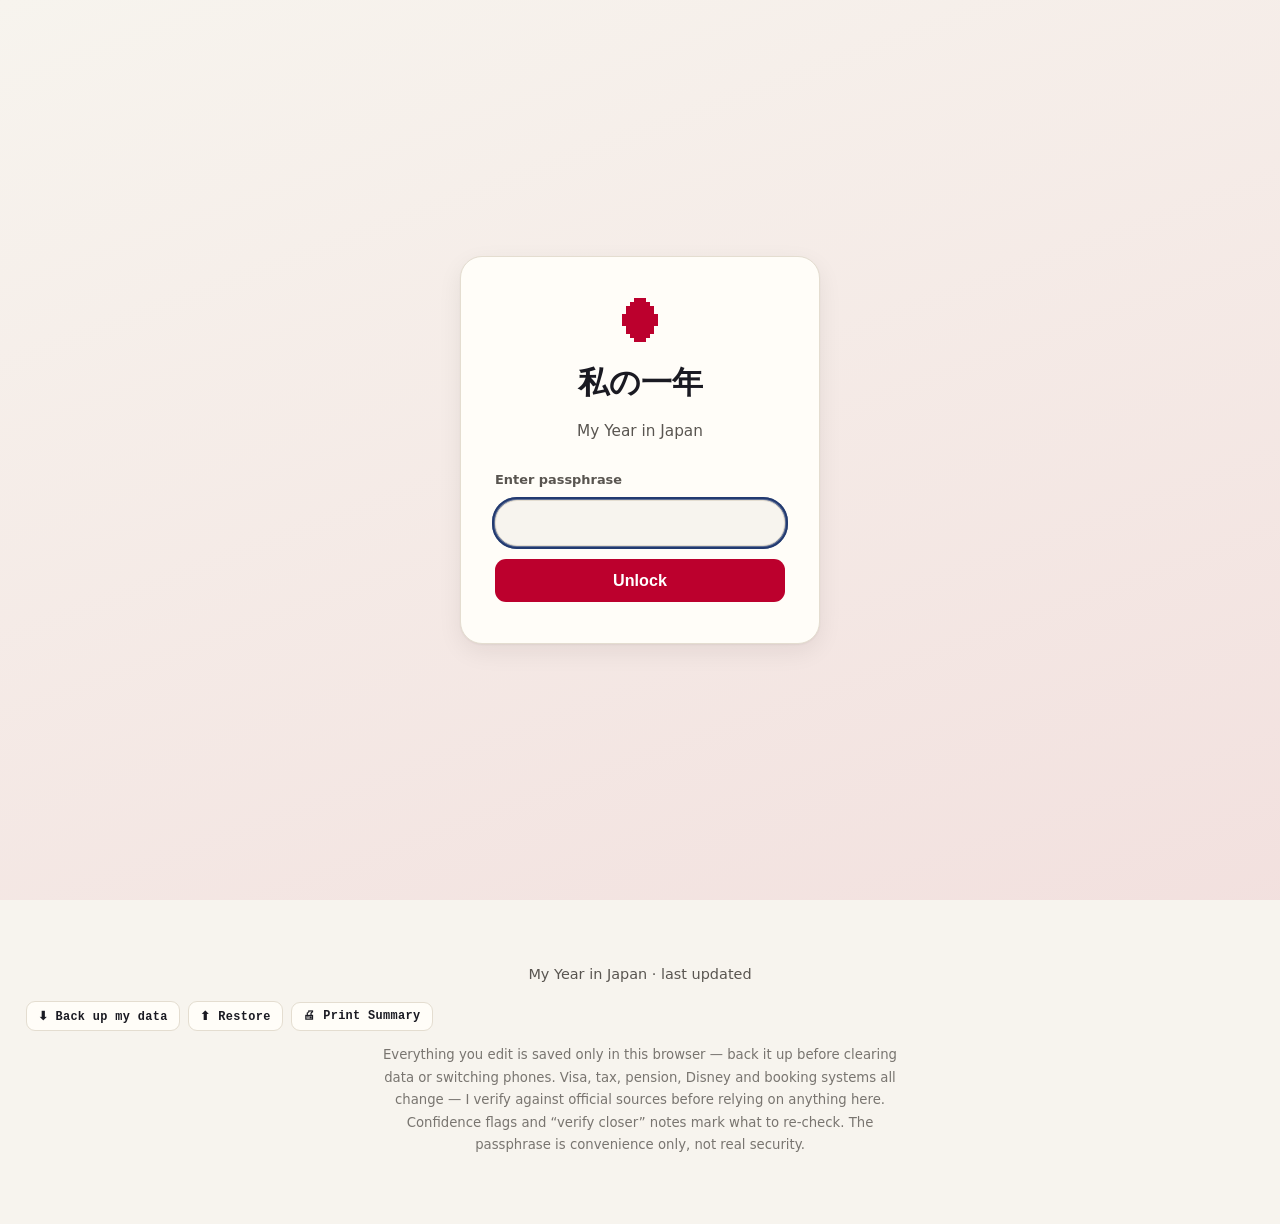
<file: docs/index.html>
<!DOCTYPE html>
<html lang="en" data-theme="light">
<head>
<meta charset="UTF-8">
<meta name="viewport" content="width=device-width, initial-scale=1.0, viewport-fit=cover">
<!-- security: the two controls a static GitHub-Pages site CAN set via <meta> — referrer-policy + CSP.
     script-src is strict (no inline scripts/handlers); style-src needs 'unsafe-inline' (inline style= attrs);
     unpkg = Leaflet (SRI-pinned), tiles = OSM/CARTO, fonts = Google,
     connect = tips.json + Nominatim + Jotoba + MyMemory + Open-Meteo (weather) + er-api (¥→$)
     + p2pquake (JMA quake feed) + Google APIs (calendar sync) + localhost AnkiConnect;
     img also allows event-art hosts (#136): lh3.googleusercontent.com, cdn.leekduck.com, pokemoncenter-online.com. -->
<meta name="referrer" content="strict-origin-when-cross-origin">
<meta http-equiv="Content-Security-Policy" content="default-src 'self'; script-src 'self' https://unpkg.com https://accounts.google.com; style-src 'self' 'unsafe-inline' https://fonts.googleapis.com https://unpkg.com; font-src 'self' https://fonts.gstatic.com; img-src 'self' data: blob: https://tile.openstreetmap.org https://*.basemaps.cartocdn.com https://unpkg.com https://lh3.googleusercontent.com https://cdn.leekduck.com https://www.pokemoncenter-online.com; connect-src 'self' https://nominatim.openstreetmap.org https://jotoba.de https://api.mymemory.translated.net https://api.open-meteo.com https://open.er-api.com https://api.p2pquake.net https://en.wikipedia.org http://127.0.0.1:8765 https://www.googleapis.com https://accounts.google.com https://oauth2.googleapis.com; frame-src https://accounts.google.com; media-src 'self' blob:; worker-src 'self'; manifest-src 'self'; base-uri 'self'; form-action 'self'">
<title>My Year in Japan — Trip Dashboard</title>
<meta name="description" content="A personal, password-gated trip dashboard for a working-holiday year in Tokyo — editable calendar, booking deadlines, paperwork, seasons, food and Disney.">
<meta name="theme-color" content="#bc002d" media="(prefers-color-scheme: light)">
<meta name="theme-color" content="#14141a" media="(prefers-color-scheme: dark)">
<link rel="canonical" href="https://sizbei.github.io/japan-working-holiday/">
<link rel="manifest" href="manifest.webmanifest">
<link rel="apple-touch-icon" href="apple-touch-icon.png"><!-- iOS ignores SVG touch icons -->
<link rel="icon" href="data:image/svg+xml,%3Csvg%20xmlns%3D%22http%3A%2F%2Fwww.w3.org%2F2000%2Fsvg%22%20viewBox%3D%220%200%2011%2011%22%20shape-rendering%3D%22crispEdges%22%3E%3Crect%20width%3D%2211%22%20height%3D%2211%22%20fill%3D%22%23f7f4ee%22%2F%3E%3Crect%20x%3D%224%22%20y%3D%220%22%20width%3D%223%22%20height%3D%221%22%20fill%3D%22%23bc002d%22%2F%3E%3Crect%20x%3D%223%22%20y%3D%221%22%20width%3D%225%22%20height%3D%221%22%20fill%3D%22%23bc002d%22%2F%3E%3Crect%20x%3D%222%22%20y%3D%222%22%20width%3D%227%22%20height%3D%221%22%20fill%3D%22%23bc002d%22%2F%3E%3Crect%20x%3D%222%22%20y%3D%223%22%20width%3D%227%22%20height%3D%221%22%20fill%3D%22%23bc002d%22%2F%3E%3Crect%20x%3D%221%22%20y%3D%224%22%20width%3D%229%22%20height%3D%221%22%20fill%3D%22%23bc002d%22%2F%3E%3Crect%20x%3D%221%22%20y%3D%225%22%20width%3D%229%22%20height%3D%221%22%20fill%3D%22%23bc002d%22%2F%3E%3Crect%20x%3D%221%22%20y%3D%226%22%20width%3D%229%22%20height%3D%221%22%20fill%3D%22%23bc002d%22%2F%3E%3Crect%20x%3D%222%22%20y%3D%227%22%20width%3D%227%22%20height%3D%221%22%20fill%3D%22%23bc002d%22%2F%3E%3Crect%20x%3D%222%22%20y%3D%228%22%20width%3D%227%22%20height%3D%221%22%20fill%3D%22%23bc002d%22%2F%3E%3Crect%20x%3D%223%22%20y%3D%229%22%20width%3D%225%22%20height%3D%221%22%20fill%3D%22%23bc002d%22%2F%3E%3Crect%20x%3D%224%22%20y%3D%2210%22%20width%3D%223%22%20height%3D%221%22%20fill%3D%22%23bc002d%22%2F%3E%3C%2Fsvg%3E">
<meta property="og:title" content="My Year in Japan — Trip Dashboard">
<meta property="og:type" content="website">
<link rel="preconnect" href="https://fonts.googleapis.com">
<link rel="preconnect" href="https://fonts.gstatic.com" crossorigin>
<link href="https://fonts.googleapis.com/css2?family=Zen+Kaku+Gothic+New:wght@400;500;700;900&family=Newsreader:ital,opsz,wght@0,6..72,400;0,6..72,600;1,6..72,400&family=Shippori+Mincho:wght@500;600&family=Space+Mono:wght@400;700&family=DotGothic16&display=swap" rel="stylesheet">
<link rel="stylesheet" href="assets/style.css">
<!-- add `js-router` before any view parses, so views never paint stacked (no dashboard flash on
     reload). Runs again after the views (below) to activate the hash's view. See preboot.js. -->
<script src="assets/preboot.js"></script>
</head>
<body>
<a href="#main" class="skip-link">Skip to content</a>
<div class="grain" aria-hidden="true"></div>

<!-- Top bar: countdown (left) · notifications bell + theme (top-right) -->
<div class="topbar">
  <button id="navToggle" class="nav-toggle" type="button" aria-label="Menu" aria-expanded="false" aria-controls="routeNav"><span class="nav-toggle-i" aria-hidden="true">☰</span></button>
  <a class="topbar-brand" href="#main"><span class="tb-sun" aria-hidden="true"></span> <span data-i18n="brand">My Year in Japan</span></a>
  <span class="countdown" id="countdown" aria-hidden="true"></span>
  <div class="topbar-right">
    <button id="pocketBtn" class="pocket-btn" type="button" aria-label="Emergency — numbers, tonight's stay, offline" title="Emergency: dial numbers · tonight's stay · works offline"><span aria-hidden="true">🆘</span></button>
    <div class="bell-wrap">
      <button id="notifBell" class="bell" type="button" aria-label="Notifications" aria-expanded="false" aria-haspopup="dialog">
        🔔<span class="badge" id="notifBadge" hidden>0</span>
      </button>
      <div class="notif-panel" id="notifPanel" hidden></div>
    </div>
    <button id="kbdHelp" class="kbd-trigger" type="button" aria-label="Keyboard shortcuts" title="Keyboard shortcuts (press ?)"><span aria-hidden="true">⌨</span></button>
    <button id="themeToggle" class="theme-toggle" type="button" aria-label="Switch to dark mode" aria-pressed="false"><span aria-hidden="true">🌙</span></button>
    <button id="guideBtn" class="guide-trigger" type="button" aria-label="Guide and settings" title="Guide &amp; settings"><span aria-hidden="true">⚙</span></button>
  </div>
</div>

<nav class="route-nav" id="routeNav" aria-label="Primary navigation">
  <div class="nav-drawer-head">
    <span class="nav-brand" aria-hidden="true"><span class="tb-sun"></span> My Year in Japan</span><!-- decorative dupe of the topbar brand — but the ✕ below must NOT sit inside aria-hidden (focusable-but-unannounceable) -->
    <button type="button" class="nav-close" id="navClose" aria-label="Close menu">✕</button>
  </div>
  <a href="#/dashboard" data-route="dashboard" data-i18n="nav.dashboard">Dashboard</a>
  <a href="#/calendar" data-route="calendar" data-i18n="nav.calendar">Calendar</a>
  <a href="#/plan" data-route="plan" data-i18n="nav.plan">Plan a Day</a>
  <a href="#/map" data-route="map" data-i18n="nav.map">Map</a>
  <a href="#/explore" data-route="explore" data-i18n="nav.explore">Explore</a>
  <a href="#/eats" data-route="eats" data-i18n="nav.eats">Eats</a>
          <a href="#/people" data-route="people">People</a>
  <a href="#/checklist" data-route="checklist" data-i18n="nav.checklist">Checklist</a>
  <a href="#/budget" data-route="budget" data-i18n="nav.budget">Budget</a>
  <a href="#/rooms" data-route="rooms" data-i18n="nav.rooms">Rooms</a>
  <a href="#/emergency" data-route="emergency" data-i18n="nav.emergency">Emergency</a>
  <div class="nav-drawer-foot" aria-hidden="true"><span class="nav-foot-jp" lang="ja">私の一年</span><span class="nav-foot-count">2026 — 2027</span></div>
</nav>
<div class="nav-backdrop" id="navBackdrop" hidden></div>

<main id="main" tabindex="-1">
  <h1 id="routeH1" class="sr-only"></h1>
  <div class="view" id="view-dashboard" data-route="dashboard">

  <!-- ===== ALMANAC (暦) home — spine | seasonal hero | almanac columns ===== -->
  <div class="alm">
    <aside class="alm-spine" aria-hidden="true">
      <span class="spine-jp" lang="ja">私の一年</span>
      <span class="spine-years">2026 — 2027</span>
      <span class="spine-rule"></span>
      <div class="hanko" lang="ja"><span>私</span><span>の</span><span>一</span><span>年</span></div>
    </aside>

    <div class="alm-body">

      <!-- hero: the season, not the title (dashboard.js fills from lib/sekki.js) -->
      <section class="sekki" aria-labelledby="heroTitleH">
        <div class="sekki-info">
          <p class="sekki-kicker"><span lang="ja">二十四節気</span> · my save file · tokyo</p>
          <h1 class="sekki-name" id="heroTitleH">My Year in Japan</h1>
          <p class="sekki-72" id="sekkiKo" hidden></p>
          <p class="sekki-wx wx-strip" id="wxStrip" hidden></p>
        </div>
        <div class="sekki-season" id="sekkiSeason" aria-hidden="true"></div>
        <div class="sekki-dial">
          <div class="dial" id="heroCount" role="status" aria-live="polite">
            <svg viewBox="0 0 120 120" aria-hidden="true">
              <circle class="track" cx="60" cy="60" r="52"></circle>
              <circle class="arc" id="dialArc" cx="60" cy="60" r="52"></circle>
            </svg>
            <div class="dial-core"><b class="hc-num">—</b><span class="hc-unit"></span></div>
          </div>
          <p class="dial-cap hc-date">NRT · 2026-06-30</p>
        </div>
      </section>

      <!-- almanac columns -->
      <div class="alm-grid">
        <section class="alm-card" id="wToday" aria-labelledby="hToday">
          <h2 class="alm-h" id="hToday"><span class="jp2" lang="ja">今日</span><span class="rom" id="todayRom">today</span></h2>
          <div class="widget-body"></div>
        </section>

        <section class="alm-card" id="wDeadlines" aria-labelledby="hDdl">
          <h2 class="alm-h" id="hDdl"><span class="jp2" lang="ja">締切</span><span class="rom">deadlines &amp; book-by</span></h2>
          <div class="widget-body"></div>
        </section>

        <div class="col-side">
          <section class="alm-card" id="wProgress" aria-labelledby="hPrg">
            <h2 class="alm-h" id="hPrg"><span class="jp2" lang="ja">進捗</span><span class="rom">progress</span></h2>
            <div class="widget-body"></div>
          </section>
          <section class="alm-card" id="wSpend" aria-labelledby="hSpd">
            <h2 class="alm-h" id="hSpd"><span class="jp2" lang="ja">出費</span><span class="rom">spend</span></h2>
            <div class="widget-body"></div>
          </section>
        </div>
      </div>

      <!-- 北海道 Hokkaido week — the baked `itinerary` day-by-day, spotlit during the trip window
           (dashboard.js renderHokkaido fills .widget-body and toggles [hidden]) -->
      <section class="alm-card hok-card" id="wHokkaido" aria-labelledby="hHok" hidden>
        <h2 class="alm-h" id="hHok"><span class="jp2" lang="ja">北海道</span><span class="rom">hokkaido week</span></h2>
        <div class="widget-body"></div>
      </section>

      <!-- 文法帖 The Grammar Almanac — the R11 habit widget (dashboard.js fills .widget-body) -->
      <section class="alm-card stw-card" id="wStudy" aria-labelledby="hStudy">
        <h2 class="alm-h" id="hStudy"><span class="jp2" lang="ja">文法帖</span><span class="rom">grammar almanac</span></h2>
        <div class="widget-body"></div>
      </section>

      <!-- this week strip -->
      <section class="almwk" id="wWeek" aria-labelledby="hWk">
        <h2 class="alm-h" id="hWk"><span class="jp2" lang="ja">今週</span><span class="rom" id="weekRom">this week</span></h2>
        <div class="widget-body"></div>
      </section>

      <!-- phrase of the day (phraseday.js fills .widget-body) -->
      <section class="alm-card phr" id="wPhrase" aria-labelledby="hPhr">
        <h2 class="alm-h" id="hPhr"><span class="jp2" lang="ja">今日の一言</span><span class="rom">phrase of the day</span></h2>
        <div class="widget-body"></div>
      </section>

      <!-- quiet footnotes -->
      <section class="alm-foot" aria-label="More">
        <div class="teaser" id="tPlan"><span class="teaser-h"><span aria-hidden="true">🗺️</span> <span data-i18n="head.teaser.dayplan">Day plan</span></span><div class="teaser-body"></div></div>
        <div class="teaser" id="tBudget"><span class="teaser-h"><span aria-hidden="true">💴</span> <span data-i18n="head.teaser.budget">Budget</span></span><div class="teaser-body"></div></div>
      </section>

    </div><!-- /alm-body -->
  </div><!-- /alm -->

  </div><!-- /view-dashboard -->

  <div class="view" id="view-calendar" data-route="calendar">
  <!-- ============ CALENDAR ============ -->
  <section id="calendarSection">
    <div class="pillar-head"><span class="jp" lang="ja" aria-hidden="true">カレンダー</span><h2 data-i18n="head.calendar">My Calendar</h2></div>
    <p class="lede" data-i18n="lede.calendar">Researched events are baked in (colour-coded by type); click any day to add your own. Edit, delete, import an .ics, or export just the tags you want.</p>
    <div class="cal-toolbar">
      <div class="cal-nav">
        <button id="calSideToggle" class="cal-btn cal-sidetoggle" aria-label="Hide side panels" aria-expanded="true" aria-controls="calSidebar" title="Hide side panels">⊟</button>
        <button id="calPrev" class="cal-btn" aria-label="Previous month">‹</button>
        <h2 id="calLabel" class="cal-label">—</h2>
        <span id="calLive" class="sr-only" aria-live="polite" aria-atomic="true"></span><!-- debounced month announcement — a live #calLabel would announce every month crossed while scrolling the endless grid -->
        <button id="calNext" class="cal-btn" aria-label="Next month">›</button>
        <button id="calToday" class="cal-btn text">Today</button>
      </div>
      <div class="cal-actions">
        <div class="cal-modes">
          <button id="calModeMonth" class="cal-btn text active">Month</button>
          <button id="calModeWeek" class="cal-btn text">Week</button>
          <button id="calModeDay" class="cal-btn text">Day</button>
          <button id="calModeAgenda" class="cal-btn text">Agenda</button>
        </div>
        <button id="calCmd" class="cal-btn" aria-haspopup="dialog" aria-expanded="false" aria-controls="calCmdPop" title="Find or add an event (press f)" aria-label="Find or add an event">🔍</button>
        <button id="calAdd" class="cal-btn primary">+ Add</button>
        <button id="calImportBtn" class="cal-btn text">Import</button>
        <button id="calExport" class="cal-btn text">Export</button>
        <button id="calGoogle" class="cal-btn text">Google</button>
        <button id="calMore" class="cal-btn text cal-more-btn" aria-label="More actions" aria-haspopup="menu">⋯</button>
        <input type="file" id="calImport" accept=".ics,text/calendar" hidden>
      </div>
    </div>
    <!-- Quick-add + search moved off the always-visible row into a popover (owner: more calendar
         space). Same element IDs, so wireQuickAdd()/mountEventSearch() bind unchanged. -->
    <div class="cal-cmdpop" id="calCmdPop" role="dialog" aria-label="Find or add an event" hidden>
      <form class="cal-quickadd" id="calQuickAdd" autocomplete="off">
        <span class="cqa-plus" aria-hidden="true">＋</span>
        <input type="text" id="calQuickInput" placeholder="Quick add — try: Ramen with Kenji Fri 7pm" aria-label="Quick-add an event in plain language (title, date and time)">
        <span class="cqa-hint" id="calQuickHint" aria-live="polite"></span>
      </form>
      <div class="cal-search">
        <input type="search" id="calSearch" placeholder="🔍 search events — fireworks, Akihabara…" aria-label="Search all events" autocomplete="off">
        <ul id="calSearchResults" class="cal-search-results" aria-label="Event search results"></ul>
        <span id="calSearchStatus" class="sr-only" role="status" aria-live="polite"></span>
      </div>
    </div>
    <div class="cal-layout">
      <aside id="calSidebar" class="cal-sidebar" aria-label="Calendar navigation">
        <div id="calMiniNav" class="cal-mininav"></div>
        <div id="calCalendars" class="cal-cals" role="group" aria-label="Calendars — filter by source and category"></div>
        <aside id="calPanel" class="cal-panel" aria-label="This month — up next, book-by and tasks due"></aside>
      </aside>
      <div id="calView"></div>
      <div id="calSidePanel" class="cal-sidepanel" hidden aria-label="Event details"></div>
    </div>
  </section>

  </div><!-- /view-calendar -->

  <div class="view" id="view-people" data-route="people">
  <section id="people">
    <div class="pillar-head"><span class="jp" lang="ja" aria-hidden="true">縁</span><h2>People</h2></div>
    <p class="lede">Names, faces, and the little details worth remembering — everyone I've met this year. <b>Saved on this device only; never leaves it.</b></p>
    <div class="ppl-bar" id="pplBar"></div>
    <div class="chips" id="pplFilters"></div>
    <div id="pplDrift"></div>
    <div id="pplList"></div>
  </section>
  </div><!-- /view-people -->

  <div class="view" id="view-deadlines" data-route="deadlines">
  <!-- ============ LOTTERY / TIMED-RELEASE TRACKER ============ -->
  <section id="trackerSection">
    <div class="pillar-head"><span class="jp" lang="ja" aria-hidden="true">抽選・先行販売</span><h2 data-i18n="head.tracker">Lottery &amp; Timed-Release Drops</h2></div>
    <p class="lede" data-i18n="lede.tracker">High-score targets — the lose-by-minutes drops. Ghibli at 10:00 JST on the 10th, Disney's 60-day rolling window, sumo on-sale dates. Set the alarm to the minute or miss it.</p>
    <div id="trackerList"></div>
  </section>

  <!-- ============ DEADLINES ============ -->
  <section class="block callout" id="timeSensitiveSection">
    <h2><span class="emoji" aria-hidden="true">⏰</span> <span data-i18n="head.timesensitive">Time-Sensitive — anchored to June 30, 2026 arrival</span></h2>
    <div class="table-wrap">
      <table id="timeTable">
        <thead><tr><th>Item</th><th>Timing</th><th>Action</th></tr></thead>
        <tbody></tbody>
      </table>
    </div>
  </section>

  <!-- ============ TOP MOVES ============ -->
  <section class="block" id="topSection">
    <h2><span class="emoji" aria-hidden="true">🏆</span> <span data-i18n="head.topmoves">Highest-Value Moves</span></h2>
    <div class="top-grid" id="topGrid"></div>
  </section>

  </div><!-- /view-deadlines -->

  <div class="view" id="view-checklist" data-route="checklist">
  <!-- ============ CHECKLIST ============ -->
  <section id="checklist">
    <div class="pillar-head"><span class="jp" lang="ja" aria-hidden="true">一年の計画</span><h2 data-i18n="head.checklist">My Yearlong Checklist</h2></div>
    <p class="lede" data-i18n="lede.checklist">Phased across the year. Locked steps unlock once their prerequisite is done; tap 📅 to set a due date (it flows into your notifications). Progress saves on this device.</p>
    <div class="check-progress" id="checkProgress" hidden>
      <span class="pct" id="checkPct" role="status" aria-live="polite">0%</span>
      <div class="bar"><i id="checkBar"></i></div>
      <button class="reset" id="checkReset" type="button">reset</button>
    </div>
    <div class="list-toolbar">
      <div class="quickline" id="checkQuickline"></div>
      <div id="checkTools" class="check-tools"></div>
    </div>
    <div id="checkPhases"></div>
  </section>

  </div><!-- /view-checklist -->

  <div class="view" id="view-packing" data-route="packing">
  <!-- ============ PACKING ============ -->
  <section id="packing">
    <div class="pillar-head"><span class="jp" lang="ja" aria-hidden="true">荷造り</span><h2 data-i18n="head.packing">What to Pack</h2></div>
    <p class="lede" data-i18n="lede.packing">The Canada → Tokyo packing list — kept for reference (and the eventual move back): documents, money, electronics, clothing, health, a day-one bag and more. Add your own items; progress saves on this device.</p>
    <div class="check-progress" id="packProgress">
      <span class="pct" id="packPct" role="status" aria-live="polite">0%</span>
      <div class="bar"><i id="packBar"></i></div>
    </div>
    <div class="list-toolbar">
      <div class="quickline" id="packQuickline"></div>
      <div class="pack-tools">
        <button type="button" id="packCollapseAll" class="ct-toggle">⊟ Collapse all</button>
        <button type="button" id="packHideDone" class="ct-toggle" aria-pressed="false">☐ Hide done</button>
      </div>
    </div>
    <div id="packList"></div>
  </section>
  </div><!-- /view-packing -->

  <div class="view" id="view-budget" data-route="budget">
  <!-- ============ BUDGET ============ -->
  <section id="budget">
    <div class="pillar-head"><span class="jp" lang="ja" aria-hidden="true">予算</span><h2 data-i18n="head.budget">Budget Planner</h2></div>
    <p class="lede" data-i18n="lede.budget">Track the monthly running costs of living here — set your savings and any income, and see the bottom line: monthly burn, net, and how many months of runway are left (setup costs still itemized separately). Estimates below are editable; log real spends in the card above them to see your actual burn. All numbers save on this device.</p>
    <div class="bdg-summary alm-card" id="budgetSummary" role="status" aria-live="polite"></div>
    <div id="spendCard" class="spend-card alm-card"></div>
    <div class="bdg-config alm-card">
    <h3 class="alm-h"><span class="jp2" lang="ja">設定</span><span class="rom">savings · income · fx</span></h3>
    <div class="bdg-inputs">
      <label class="bdg-input">
        <span class="bdg-input-label">Starting savings</span>
        <span class="bdg-input-field"><span class="bdg-yen" aria-hidden="true">¥</span>
          <input type="number" inputmode="numeric" min="0" step="10000" id="budgetSavings" placeholder="0"></span>
      </label>
      <label class="bdg-input">
        <span class="bdg-input-label">Monthly income (if working)</span>
        <span class="bdg-input-field"><span class="bdg-yen" aria-hidden="true">¥</span>
          <input type="number" inputmode="numeric" min="0" step="10000" id="budgetIncome" placeholder="0"></span>
      </label>
      <label class="bdg-input">
        <span class="bdg-input-label">1 CAD = ¥ (optional)</span>
        <span class="bdg-input-field"><span class="bdg-yen" aria-hidden="true">¥</span>
          <input type="number" inputmode="numeric" min="0" step="1" id="budgetCadRate" placeholder="off"></span>
      </label>
    </div>
    </div>
    <div id="budgetGroups"></div>
    <div class="bdg-tools">
      <button type="button" id="budgetReset" class="ct-toggle">Reset to defaults</button>
    </div>
  </section>
  </div><!-- /view-budget -->

  <div class="view" id="view-phrases" data-route="phrases">
  <!-- ============ PHRASEBOOK ============ -->
  <section id="phrases">
    <div class="pillar-head"><span class="jp" lang="ja" aria-hidden="true">言葉</span><h2 data-i18n="head.phrases">Survival Japanese</h2></div>
    <p class="lede" data-i18n="lede.phrases">Your Japanese studio — blast through the Core-2000 refresher up top, look words up and save your own phrases, and drill JLPT grammar. Beginner references (kana, numbers, N5 vocab, signs…) live folded at the bottom.</p>
    <!-- Core deck — the study hero, first on the page -->
    <section id="ankiDeck" class="ank-wrap" aria-label="Core deck rapid refresher"></section>
    <span id="ankLive" class="sr-only" aria-live="polite" aria-atomic="true"></span><!-- SIBLING of #ankiDeck: a live region inside the innerHTML-rebuilt root could never announce -->
    <p class="g-xlink"><a href="#/grammar">📖 JLPT grammar reference (N5–N1) →</a> · <a href="#/survival">🗣 Useful survival phrases →</a></p>
    <div class="jtools" role="group" aria-label="Japanese tools">
      <button type="button" class="jt-btn" id="jtLookupBtn" aria-expanded="false" aria-controls="jtLookupPanel">🔍 Look up</button>
      <button type="button" class="jt-btn" id="jtTranslateBtn" aria-expanded="false" aria-controls="jtTranslatePanel">あ→A Translate</button>
      <div class="jt-anki">
        <button type="button" class="jt-btn" id="jtExport">⬇ Export to Anki</button>
        <button type="button" class="jt-btn" id="jtImport">⬆ Import from Anki</button>
        <label class="jt-scope"><input type="checkbox" id="jtFavScope"> ★ only</label>
      </div>
    </div>
    <div class="jt-panel" id="jtLookupPanel" hidden></div>
    <div class="jt-panel" id="jtTranslatePanel" hidden></div>
    <input type="file" id="jtImportFile" accept=".txt,.tsv,.csv" hidden>
    <div class="pack-tools">
      <button type="button" id="phraseCollapseAll" class="ct-toggle">Collapse / expand all</button>
      <button type="button" id="phraseFavOnly" class="ct-toggle" aria-pressed="false">☆ Favorites only</button>
      <button type="button" id="phraseFuri" class="ct-toggle" aria-pressed="true">あ Furigana</button>
    </div>
    <h3 class="ph-h">My phrases</h3>
    <div id="phraseList"></div>
    <details class="beginner-drawer" id="beginnerDrawer">
      <summary>Beginner reference — kana · numbers · N5 vocab · signs · quiz · particles · verbs · adjectives · pronunciation</summary>
      <div class="vocab-wrap">
        <h3 class="vocab-h" data-i18n="head.vocab">Starter words · JLPT N5</h3>
        <p class="vocab-sub">Tap a theme to study — 🔊 to hear each word; the ふりがな toggle above hides readings.</p>
        <div id="vocabList"></div>
      </div>
      <div id="kanaChart" class="kana-wrap"></div>
      <div id="numbersRef" class="num-wrap"></div>
      <div id="signsRef" class="signs-wrap"></div>
      <div id="quizMode" class="quiz-wrap"></div>
      <div id="particlesRef" class="part-wrap"></div>
      <div id="verbsRef" class="verb-wrap"></div>
      <div id="adjRef" class="verb-wrap"></div>
      <div id="pronTips" class="pron-wrap"></div>
    </details>
  </section>
  </div><!-- /view-phrases -->

  <div class="view" id="view-grammar" data-route="grammar">
  <section id="grammar">
    <div class="pillar-head"><span class="jp" lang="ja" aria-hidden="true">文法</span><h2>JLPT Grammar</h2></div>
    <p class="lede">JLPT grammar N5–N1 with original examples from the working-holiday year. Tap or hover any underlined word for its reading — the colored underline is the grammar pattern itself. Levels load as they're researched; N5 is seeded now.</p>
    <div id="grammarRoot"></div>
    <span id="gLive" class="sr-only" aria-live="polite" aria-atomic="true"></span><!-- SIBLING of #grammarRoot: a live region inside the innerHTML-rebuilt root could never announce -->
  </section>
  </div><!-- /view-grammar -->

  <div class="view" id="view-study" data-route="study">
  <section id="study">
    <div class="pillar-head"><span class="jp" lang="ja" aria-hidden="true">文法帖</span><h2>The Grammar Almanac</h2></div>
    <p class="lede">A bounded daily grammar workout — typed-cloze review on your due JLPT points, scheduled by a spaced-repetition engine. Every answer saves instantly, so a killed tab resumes at the exact card.</p>
    <div id="studyRoot" data-no-swipe></div>
    <span id="stuLive" class="sr-only" aria-live="polite" aria-atomic="true"></span><!-- SIBLING of #studyRoot: a live region inside the innerHTML-rebuilt root could never announce -->
  </section>
  </div><!-- /view-study -->

  <div class="view" id="view-survival" data-route="survival">
  <section id="survival">
    <div class="pillar-head"><span class="jp" lang="ja" aria-hidden="true">便利</span><h2>Useful phrases</h2></div>
    <p class="lede">Survival-Japanese phrases — konbini, ward-office paperwork, apartment hunting, restaurants, transit, emergencies and daily life, each with the Japanese, a reading, and the English meaning. Hover any Japanese for its reading; ★ favorites are shared with the studio page and save on this device.</p>
    <div class="pack-tools">
      <button type="button" id="svCollapseAll" class="ct-toggle">Collapse / expand all</button>
      <button type="button" id="svFavOnly" class="ct-toggle" aria-pressed="false">☆ Favorites only</button>
      <button type="button" id="svFuri" class="ct-toggle" aria-pressed="true">あ Furigana</button>
    </div>
    <div id="svList"></div>
  </section>
  </div><!-- /view-survival -->

  <div class="view" id="view-explore" data-route="explore">
  <div id="exploreWeek" class="exp-week" hidden role="region" aria-label="Events this week"></div>
  <!-- ============ SEARCHABLE LOGISTICS ============ -->
  <section class="controls" id="controls">
    <input type="search" id="search" placeholder="SEARCH LOGISTICS // bank · pension · suica" aria-label="Search tips">
    <div class="filters" id="confFilters">
      <button class="chip active" data-conf="all">All</button>
      <button class="chip" data-conf="high">High confidence</button>
      <button class="chip" data-conf="medium">Medium</button>
      <button class="chip" data-conf="low">Low · verify</button>
    </div>
  </section>
  <div id="domains" aria-busy="true"></div>

  <!-- ============ BRAINSTORM / BREW ============ -->
  <section id="brew">
    <div class="pillar-head"><span class="jp" lang="ja" aria-hidden="true">考える場所</span><h2 data-i18n="head.brew">Brainstorm &amp; Brew</h2></div>
    <p class="lede" data-i18n="lede.brew">Think out loud — ideas, things to look up, places I hear about. Autosaves on this device; nothing leaves the browser.</p>
    <div class="brew-wrap">
      <div class="brew-pad">
        <div class="brew-bar"><span class="brew-label">Scratchpad</span><span class="brew-saved" id="brewSaved" role="status" aria-live="polite">saved</span></div>
        <textarea id="brewNotes" placeholder="Brain-dump here… it autosaves."></textarea>
      </div>
      <div class="brew-ideas">
        <div class="brew-bar"><span class="brew-label">Idea cards</span></div>
        <form id="brewForm" class="brew-add">
          <input type="text" id="brewInput" placeholder="Add an idea + Enter…" aria-label="Add an idea">
          <button type="submit" aria-label="Add idea">+</button>
        </form>
        <ul class="brew-list" id="brewList" aria-live="polite"></ul>
      </div>
    </div>
  </section>

  <!-- ============ DISCOVER FILTER ============ -->
  <section id="discoverBar">
    <input type="search" id="discSearch" placeholder="FILTER DISCOVER // shibuya · synth · ramen · techno…" aria-label="Filter discover">
    <div class="filters" id="discInterest" role="group" aria-label="Filter by interest">
      <button class="chip active" data-sec="all" type="button">All</button>
      <button class="chip" data-sec="activities" type="button">🌸 Seasonal</button>
      <button class="chip" data-sec="food" type="button">🍜 Food</button>
      <button class="chip" data-sec="gear" type="button">🎛️ Gear</button>
      <button class="chip" data-sec="games" type="button">🎮 Games</button>
      <button class="chip" data-sec="nightlife" type="button">🎶 Nightlife</button>
      <button class="chip" data-sec="building" type="button">💻 Build</button>
      <button class="chip" data-sec="meetups" type="button">🤝 Meetups</button>
      <button class="chip" data-sec="disney" type="button">🏰 Disney</button>
    </div>
    <div class="filters" id="discArea" role="group" aria-label="Filter by area">
      <button class="chip active" data-area="all" type="button">All areas</button>
      <button class="chip" data-area="shibuya" type="button">Shibuya</button>
      <button class="chip" data-area="shinjuku" type="button">Shinjuku</button>
      <button class="chip" data-area="akihabara" type="button">Akihabara</button>
      <button class="chip" data-area="nakano" type="button">Nakano</button>
      <button class="chip" data-area="koenji" type="button">Koenji</button>
      <button class="chip" data-area="shimokita" type="button">Shimokita</button>
      <button class="chip" data-area="ebisu" type="button">Ebisu</button>
      <button class="chip" data-area="ikebukuro" type="button">Ikebukuro</button>
    </div>
  </section>

  <!-- ============ PILLARS ============ -->
  <section id="activities">
    <div class="pillar-head"><span class="jp" lang="ja" aria-hidden="true">四季の楽しみ</span><h2 data-i18n="head.activities">Things I'll Do — Season by Season</h2></div>
    <p class="lede" data-i18n="lede.activities">Hanami, fireworks, autumn leaves, illuminations, festivals and the bucket-list day trips.</p>
    <div class="grid" id="activitiesGrid"></div>
  </section>

  <section id="restaurants">
    <div class="pillar-head"><span class="jp" lang="ja" aria-hidden="true">食べ歩き</span><h2 data-i18n="head.restaurants">Restaurants to Try</h2></div>
    <p class="lede" data-i18n="lede.restaurants">From ¥400 chain bowls to the splurges worth booking ahead. Filter by budget.</p>
    <div class="filters" id="tierFilters" style="margin-bottom:var(--s4)">
      <button class="chip active" data-tier="all" type="button">All</button>
      <button class="chip" data-tier="budget" type="button">Budget</button>
      <button class="chip" data-tier="mid" type="button">Mid</button>
      <button class="chip" data-tier="splurge" type="button">Splurge</button>
    </div>
    <div class="grid" id="restaurantsGrid"></div>
  </section>

  <section id="disney">
    <div class="pillar-head"><span class="jp" lang="ja" aria-hidden="true">東京ディズニー</span><h2 data-i18n="head.disney">Tokyo Disneyland &amp; DisneySea</h2></div>
    <p class="lede" data-i18n="lede.disney">Must-dos across both parks, the Premier Access / Standby system, Fantasy Springs and how to do it without melting the budget.</p>
    <div class="grid" id="disneyGrid"></div>
  </section>

  <section id="building">
    <div class="pillar-head"><span class="jp" lang="ja" aria-hidden="true">東京で創る</span><h2 data-i18n="head.building">Building From Tokyo</h2></div>
    <p class="lede" data-i18n="lede.building">Shipping 16h ahead of Vancouver. Hiroo library when I need free + focused, CIC Tokyo to plug into the startup scene, work cafés between calls. My standups are someone else's midnight.</p>
    <div class="grid" id="buildingGrid"></div>
  </section>

  <section id="music">
    <div class="pillar-head"><span class="jp" lang="ja" aria-hidden="true">音楽の街</span><h2 data-i18n="head.music">Music, Gear &amp; Synths</h2></div>
    <p class="lede" data-i18n="lede.music">My pilgrimage list: Ochanomizu's guitar street, Five G for vintage poly, synth/gear shops, Disk Union to dig, and listening bars worth the trip. Go on a weekday — the good shops are tiny.</p>
    <div class="grid" id="musicGrid"></div>
  </section>

  <section id="geek">
    <div class="pillar-head"><span class="jp" lang="ja" aria-hidden="true">ゲーム・アニメ・技術</span><h2 data-i18n="head.geek">Games, Anime &amp; Tech Culture</h2></div>
    <p class="lede" data-i18n="lede.geek">Akihabara is home base. Super Potato for carts, GiGO for crane games, Nakano Broadway for the deep cuts. Budget a whole afternoon and bring cash.</p>
    <div class="grid" id="geekGrid"></div>
  </section>

  <section id="meetups">
    <div class="pillar-head"><span class="jp" lang="ja" aria-hidden="true">集まり・イベント</span><h2 data-i18n="head.meetups">Meetups &amp; Conventions</h2></div>
    <p class="lede" data-i18n="lede.meetups">My crowd. Tokyo Indies and AI Tinkerers for demo nights, Connpass/Doorkeeper for the rest, and the big cons — Comiket, TGS, AnimeJapan — when they land. Bring a build even if it's janky.</p>
    <div class="grid" id="meetupsGrid"></div>
  </section>

  <!-- ============ LIVE MUSIC & NIGHTLIFE ============ -->
  <section id="livemusic">
    <div class="pillar-head"><span class="jp" lang="ja" aria-hidden="true">夜の音楽</span><h2 data-i18n="head.livemusic">Live Music &amp; Nightlife</h2></div>
    <p class="lede" data-i18n="lede.livemusic">My nightlife map — techno/house clubs, live houses, jazz &amp; listening bars, record fairs, synth meetups, and the festivals worth the trek. Most are recurring; check RA or the venue for the night.</p>
    <div class="grid" id="livemusicGrid"></div>
  </section>

  <!-- ============ PRE-DEPARTURE (HOME) NOTES ============ -->
  <section class="block" id="homeSection">
    <h2><span class="emoji" aria-hidden="true">🍁</span> <span data-i18n="head.home">Pre-Departure Notes (Canadian, leaving Seattle)</span></h2>
    <ul class="note-list" id="homeList"></ul>
  </section>

  <!-- ============ SOURCES ============ -->
  <section class="block sources" id="sourcesSection">
    <h2><span class="emoji" aria-hidden="true">📚</span> <span data-i18n="head.sources">Sources</span></h2>
    <ul id="sourcesList"></ul>
  </section>
  </div><!-- /view-explore -->
  <div class="view" id="view-eats" data-route="eats">
  <section id="eats">
    <div class="pillar-head"><span class="jp" lang="ja" aria-hidden="true">食べ歩き</span><h2 data-i18n="head.eats">Eats</h2></div>
    <p class="lede">Rate the places you eat — a quick star and a one-liner. Paste a Google Maps link (or none — the pin searches the name), and any eat with a location also shows on your <a href="#/map">Map</a>.</p>
    <form class="eats-add alm-card" id="eatsAdd" autocomplete="off" aria-label="Log an eat">
      <h3 class="alm-h"><span class="jp2" lang="ja">記録</span><span class="rom">log an eat</span></h3>
      <div class="ea-row">
        <input type="text" id="eatName" placeholder="Restaurant / dish" aria-label="Restaurant name" required>
        <div class="eats-add-stars" id="eatAdd" data-rating="0" role="group" aria-label="Star rating">
          <button type="button" class="eat-star" data-n="1" aria-label="1 star" aria-pressed="false">☆</button>
          <button type="button" class="eat-star" data-n="2" aria-label="2 stars" aria-pressed="false">☆</button>
          <button type="button" class="eat-star" data-n="3" aria-label="3 stars" aria-pressed="false">☆</button>
          <button type="button" class="eat-star" data-n="4" aria-label="4 stars" aria-pressed="false">☆</button>
          <button type="button" class="eat-star" data-n="5" aria-label="5 stars" aria-pressed="false">☆</button>
        </div>
      </div>
      <div class="ea-row">
        <input type="text" id="eatNote" placeholder="One-liner — “the yuzu shio, always” (optional)" aria-label="One-line note">
        <input type="url" id="eatLink" placeholder="Google Maps link (optional)" aria-label="Google Maps link" inputmode="url">
        <button type="submit" class="btn primary">Add</button>
      </div>
    </form>
    <div class="eats-bar">
      <p id="eatsStats" class="eats-stats" role="status" aria-live="polite"></p>
      <div class="eats-sort" id="eatsSort" role="group" aria-label="Sort eats" hidden>
        <button type="button" class="es-btn" data-sort="new" aria-pressed="true">newest</button>
        <button type="button" class="es-btn" data-sort="best" aria-pressed="false">best</button>
      </div>
    </div>
    <div id="eatsList" class="eats-list"></div>
  </section>
  </div><!-- /view-eats -->

  <div class="view" id="view-rooms" data-route="rooms">
  <section id="rooms">
    <div class="pillar-head"><span class="jp" lang="ja" aria-hidden="true">部屋探し</span><h2 data-i18n="head.rooms">Find a Room</h2></div>
    <p class="lede" data-i18n="lede.rooms" data-i18n-html>Foreigner-friendly share houses &amp; apartments — no key money, no guarantor — tour a few before committing. These are starting points (no provider has a public listings API); hit the links for live availability. <span id="roomCount" class="room-count" role="status" aria-live="polite"></span></p>
    <div id="roomFilters">
      <input type="search" id="roomSearch" placeholder="FILTER ROOMS // nakano · women · oakhouse · dorm…" aria-label="Filter rooms">
      <label class="room-budget" for="roomBudget">Budget <output id="roomBudgetVal">Any</output>
        <input type="range" id="roomBudget" min="30000" max="200000" step="5000" value="200000" aria-label="Maximum monthly rent">
      </label>
      <label class="room-sort" for="roomSort">Sort
        <select id="roomSort" aria-label="Sort rooms">
          <option value="newcomer">Newcomer-friendly</option>
          <option value="rent">Rent (low→high)</option>
          <option value="movein">Move-in cost (low→high)</option>
          <option value="soonest">Move-in soonest</option>
        </select>
      </label>
      <div class="filters" id="roomTypeF" role="group" aria-label="Room type">
        <button class="chip active" data-room="all" type="button" aria-pressed="true">Any room</button>
        <button class="chip" data-room="private" type="button" aria-pressed="false">Private</button>
        <button class="chip" data-room="dorm" type="button" aria-pressed="false">Dorm</button>
      </div>
      <div class="filters" id="roomLines" role="group" aria-label="Area / line"></div>
      <div class="filters" id="roomToggles" role="group" aria-label="Filters">
        <button class="chip toggle" id="roomNoKey" type="button" aria-pressed="false">No key money</button>
        <button class="chip toggle" id="roomNoGuar" type="button" aria-pressed="false">No guarantor</button>
        <button class="chip toggle" id="roomAbroad" type="button" aria-pressed="false">Book from abroad</button>
        <button class="chip toggle" id="roomWomen" type="button" aria-pressed="false">Women-only</button>
        <button class="chip toggle" id="roomFurnished" type="button" aria-pressed="false">Furnished</button>
        <button class="chip toggle" id="roomShortTerm" type="button" aria-pressed="false">Short-term OK</button>
        <button class="chip toggle" id="roomSavedOnly" type="button" aria-pressed="false">★ Saved</button>
      </div>
      <button class="room-reset" id="roomReset" type="button" hidden>↺ Reset filters</button>
    </div>
    <div class="grid" id="roomsGrid"></div>
    <div id="roomCompareBar" class="room-compare-bar" hidden role="region" aria-label="Compare selection"></div>
  </section>
  </div><!-- /view-rooms -->
  <div class="view" id="view-map" data-route="map">
  <section id="map">
    <div class="pillar-head"><span class="jp" lang="ja" aria-hidden="true">地図</span><h2 data-i18n="head.map">My Tokyo Map</h2></div>
    <p class="lede" data-i18n="lede.map">Every place in here, grouped by neighbourhood — tap any spot to open it in Google Maps (opens the Maps app on your phone). The embed below is central Tokyo for orientation.</p>
    <div id="mapAdd">
      <div class="map-add-row">
        <input type="search" id="placeSearch" placeholder="SEARCH PLACES // ramen, Shibuya, a saved pin…" aria-label="Search places — saved pins, the catalogue, or a new address" autocomplete="off">
        <input type="date" id="placeDate" min="2026-01-01" max="2027-12-31" aria-label="Optional date — also adds it to your calendar" title="Optional date — also adds it to your calendar &amp; notifications">
      </div>
      <ul id="placeSug" class="place-sug" aria-live="polite"></ul>
    </div>
    <div id="mapTools" class="map-tools">
      <button type="button" id="mapDrop" class="map-fit" aria-pressed="false">＋ Drop a pin</button>
      <button type="button" id="mapFit" class="map-fit">⤢ Fit all pins</button>
      <button type="button" id="mapWikiBtn" class="map-fit" aria-controls="mapWiki">📖 What's here?</button>
      <label class="map-dayplan" hidden id="mapDayWrap"><span class="mdp-i" aria-hidden="true">🧭</span>
        <select id="mapDay" aria-label="Show a day plan's route on the map"></select></label>
      <span id="mapCount" class="map-count-live" aria-live="polite"></span>
    </div>
    <div id="mapFilters" class="map-filters"></div>
    <div id="mapRouteDetail" class="map-route-detail" hidden aria-label="Day route detail"></div>
    <div id="mapWiki" class="map-route-detail" hidden aria-label="Wikipedia articles near the map view"></div>
    <span id="mapLive" class="sr-only" aria-live="polite"></span>
    <div class="map-split">
      <div id="mapCanvas" class="map-canvas" role="application" aria-label="Interactive map"></div>
      <div class="map-side">
        <div id="mapSaved" aria-label="Your saved pins"></div>
        <div id="mapList" aria-label="All places by neighbourhood"></div>
      </div>
    </div>
    <p class="map-hint">Your ★ pins stay always-visible (never hidden in a cluster); catalogue &amp; event pins sit at <em>neighbourhood level</em> (the ≈ mark) — open any to plan a visit, ⭐ Tabetai a restaurant, or “set exact”. Backspace deletes the open pin. The map needs a connection; the index always works offline.</p>
  </section>
  </div><!-- /view-map -->

  <div class="view" id="view-plan" data-route="plan">
  <section id="plan">
    <div class="pillar-head"><span class="jp" lang="ja" aria-hidden="true">一日</span><h2 data-i18n="head.plan">Plan a Day</h2></div>
    <p class="lede" data-i18n="lede.plan">Build one day at a time — add stops from your saved pins, the catalogue, or events; drag to reorder; see rough travel time between each. Export the day to your calendar when it's set.</p>
    <div id="planDays" class="plan-days" role="group" aria-label="Pick a day to plan"></div>
    <div id="planBody"></div>
    <span id="planLive" class="sr-only" role="status" aria-live="polite"></span>
  </section>
  </div><!-- /view-plan -->

  <div class="view" id="view-emergency" data-route="emergency">
  <!-- ============ EMERGENCY ============ -->
  <section id="emergency">
    <div class="pillar-head"><span class="jp" lang="ja" aria-hidden="true">緊急</span><h2 data-i18n="head.emergency">Emergency</h2></div>
    <p class="lede" data-i18n="lede.emergency">The page you most want without a signal — Japan's emergency numbers, the Canadian Embassy, what to always carry, and the phrases to say when it counts. Tap a number to dial. Works offline.</p>
    <div id="emergencyContent"></div>
  </section>
  </div><!-- /view-emergency -->
</main>

<!-- Printable one-page summary — hidden on screen; the @media print rule reveals it. -->
<div id="printView" hidden></div>

<footer>
  <p>My Year in Japan · last updated <span id="footGen"></span></p>
  <div class="backup">
    <button type="button" id="backupExport" class="backup-btn" title="Download all your events, places, checklist and notes as a file">⬇ Back up my data</button>
    <button type="button" id="backupImport" class="backup-btn" title="Restore from a backup file (replaces data on this device)">⬆ Restore</button>
    <button type="button" id="printBtn" class="backup-btn" title="Print or save a one-page PDF summary of your trip status">🖨 Print Summary</button>
    <input type="file" id="backupFile" accept="application/json,.json" hidden>
    <span id="backupStatus" class="backup-status" role="status" aria-live="polite"></span>
  </div>
  <p class="disclaimer">Everything you edit is saved only in this browser — back it up before clearing data or switching phones. Visa, tax, pension, Disney and booking systems all change — I verify against official sources before relying on anything here. Confidence flags and “verify closer” notes mark what to re-check. The passphrase is convenience only, not real security.</p>
</footer>

<!-- first-paint route selector: mark the hash's view active before the deferred module boots,
     so a refresh lands on the right page (no dashboard flash). Classic, not inline (CSP). -->
<script src="assets/preboot.js"></script>
<script type="module" src="assets/main.js"></script>
</body>
</html>
</file>
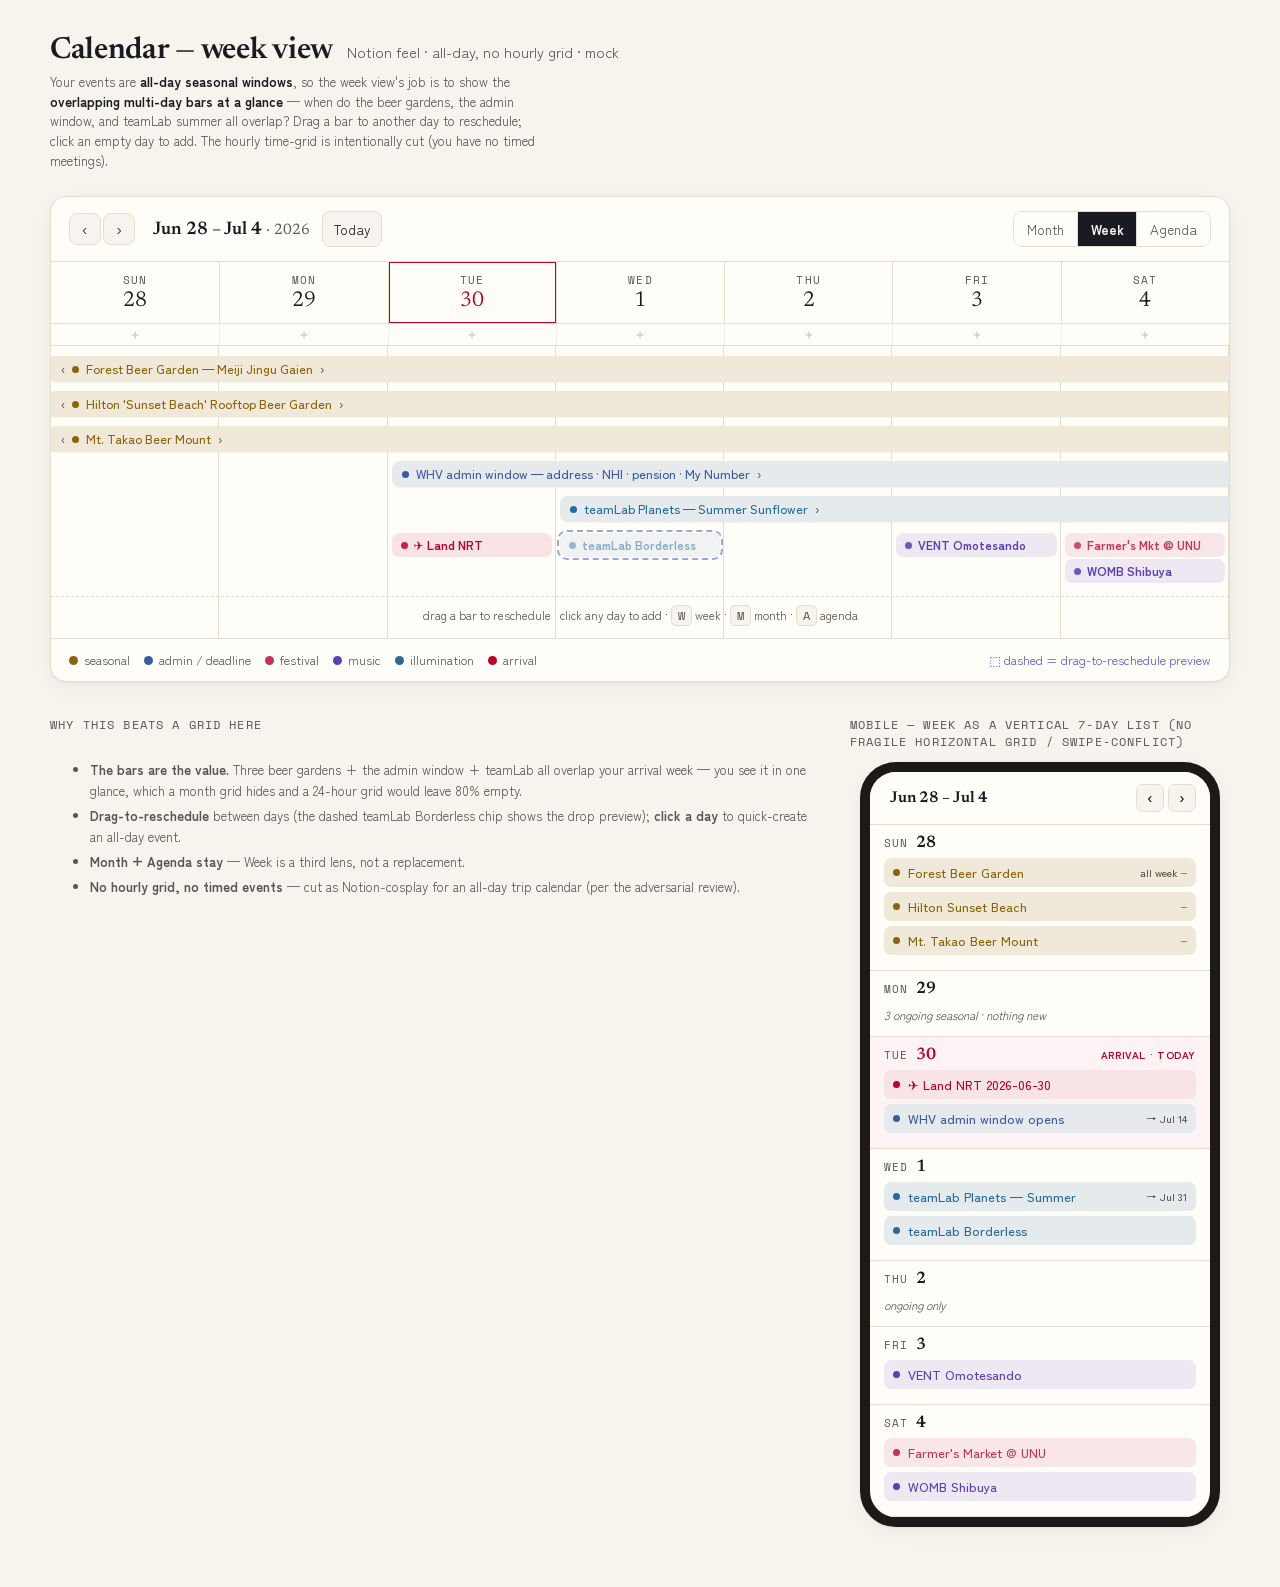
<file: docs/mockups/calendar-week.html>
<!DOCTYPE html>
<html lang="en">
<head>
<meta charset="UTF-8">
<meta name="viewport" content="width=device-width, initial-scale=1.0">
<title>Calendar — Notion-style week view (mock)</title>
<link rel="preconnect" href="https://fonts.googleapis.com">
<link rel="preconnect" href="https://fonts.gstatic.com" crossorigin>
<link href="https://fonts.googleapis.com/css2?family=Newsreader:opsz,wght@6..72,400;6..72,600&family=Zen+Kaku+Gothic+New:wght@400;500;700&family=Space+Mono:wght@400;700&display=swap" rel="stylesheet">
<style>
  :root{
    --paper:#f7f4ee; --card:#fffdf8; --ink:#1a1a22; --ink-soft:#595550; --line:#e4ddd0;
    --red:#bc002d; --indigo:#4f5bd5;
    /* the app's REAL category tokens (style.css :root) + a matching tint via color-mix */
    --seasonal:#8a6508; --seasonal-bg:color-mix(in srgb,#8a6508 13%,#fffdf8);
    --admin:#3a5ba0;    --admin-bg:color-mix(in srgb,#3a5ba0 12%,#fffdf8);   /* WHV admin = --c-personal */
    --festival:#c43459; --festival-bg:color-mix(in srgb,#c43459 11%,#fffdf8);
    --music:#5a3fb5;    --music-bg:color-mix(in srgb,#5a3fb5 11%,#fffdf8);
    --arrival:#bc002d;  --arrival-bg:color-mix(in srgb,#bc002d 10%,#fffdf8);  /* arrival = --c-holiday */
    --illum:#266a9e;    --illum-bg:color-mix(in srgb,#266a9e 12%,#fffdf8);    /* teamLab = --c-illumination */
    --r:10px; --shadow:0 1px 2px rgba(60,50,30,.06),0 6px 18px rgba(60,50,30,.05);
  }
  *{box-sizing:border-box;}
  body{margin:0;background:var(--paper);color:var(--ink);font-family:"Zen Kaku Gothic New",system-ui,sans-serif;
    -webkit-font-smoothing:antialiased;padding:36px 28px 60px;}
  .wrap{max-width:1180px;margin:0 auto;}
  .pagehead{display:flex;align-items:baseline;gap:14px;margin-bottom:6px;}
  .pagehead h1{font-family:"Newsreader",serif;font-weight:600;font-size:1.9rem;margin:0;letter-spacing:-.01em;}
  .pagehead .sub{color:var(--ink-soft);font-size:.9rem;}
  .note{color:var(--ink-soft);font-size:.82rem;margin:0 0 26px;max-width:70ch;line-height:1.5;}
  .note b{color:var(--ink);font-weight:700;}

  /* ---- toolbar ---- */
  .cal{background:var(--card);border:1px solid var(--line);border-radius:16px;box-shadow:var(--shadow);overflow:hidden;}
  .toolbar{display:flex;align-items:center;gap:12px;padding:14px 18px;border-bottom:1px solid var(--line);}
  .nav{display:flex;align-items:center;gap:2px;}
  .nav button{font:inherit;width:32px;height:32px;border:1px solid var(--line);background:var(--paper);border-radius:8px;cursor:pointer;color:var(--ink);font-size:1rem;line-height:1;}
  .nav button:hover{border-color:var(--ink-soft);}
  .range{font-family:"Newsreader",serif;font-size:1.15rem;font-weight:600;margin-left:6px;}
  .range em{font-style:normal;color:var(--ink-soft);font-weight:400;font-size:.95rem;}
  .seg{display:flex;border:1px solid var(--line);border-radius:9px;overflow:hidden;margin-left:auto;}
  .seg button{font:inherit;font-size:.84rem;padding:.42rem .8rem;border:none;background:var(--card);color:var(--ink-soft);cursor:pointer;}
  .seg button+button{border-left:1px solid var(--line);}
  .seg button.on{background:var(--ink);color:var(--paper);font-weight:600;}
  .today-btn{font:inherit;font-size:.84rem;padding:.42rem .7rem;border:1px solid var(--line);background:var(--paper);border-radius:8px;cursor:pointer;color:var(--ink);}

  /* ---- week grid ---- */
  .daysrow{display:grid;grid-template-columns:repeat(7,1fr);border-bottom:1px solid var(--line);}
  .dayhd{position:relative;}
  .addrow{display:grid;grid-template-columns:repeat(7,1fr);border-bottom:1px solid var(--line);background:#fffdf8;}
  .addrow button{border:none;border-left:1px solid var(--line);background:none;color:var(--ink-soft);opacity:.4;font-size:.85rem;line-height:1;padding:4px 0;cursor:pointer;transition:opacity .15s,background .15s,color .15s;}
  .addrow button:first-child{border-left:none;}
  .addrow button:hover{opacity:1;background:var(--seasonal-bg);color:var(--ink);}
  .dayhd{padding:10px 8px 9px;text-align:center;border-left:1px solid var(--line);}
  .dayhd:first-child{border-left:none;}
  .dayhd .dn{font-family:"Space Mono",monospace;font-size:.66rem;letter-spacing:.12em;text-transform:uppercase;color:var(--ink-soft);}
  .dayhd .dd{font-family:"Newsreader",serif;font-size:1.35rem;line-height:1.1;margin-top:2px;}
  /* today = red OUTLINE (matches .cal-cell.today in the app), not a filled circle */
  .dayhd.today{box-shadow:inset 0 0 0 1px var(--red);}
  .dayhd.today .dd{color:var(--red);}
  .dayhd.weekend{background:var(--card);}

  .allday{position:relative;display:grid;grid-template-columns:repeat(7,1fr);gap:5px 0;padding:8px 0 10px;background:linear-gradient(#fffdf8,#fffdf8);}
  /* column guide lines */
  .allday::before{content:"";position:absolute;inset:0;background:
    repeating-linear-gradient(90deg,transparent 0,transparent calc(100%/7 - 1px),var(--line) calc(100%/7 - 1px),var(--line) calc(100%/7));
    pointer-events:none;}
  .lane{grid-column:1/8;display:grid;grid-template-columns:repeat(7,1fr);align-items:center;height:30px;position:relative;z-index:1;}
  .bar{margin:0 4px;height:26px;display:flex;align-items:center;gap:7px;padding:0 10px;border-radius:8px;
    font-size:.78rem;font-weight:500;white-space:nowrap;overflow:hidden;cursor:grab;
    box-shadow:0 1px 0 rgba(0,0,0,.03);}
  .bar .dot{width:7px;height:7px;border-radius:50%;flex:0 0 auto;}
  .bar.cont-l{border-top-left-radius:3px;border-bottom-left-radius:3px;margin-left:0;}
  .bar.cont-r{border-top-right-radius:3px;border-bottom-right-radius:3px;margin-right:0;}
  .bar .arr{color:var(--ink-soft);font-size:.7rem;}
  .b-seasonal{background:var(--seasonal-bg);color:var(--seasonal);} .b-seasonal .dot{background:var(--seasonal);}
  .b-admin{background:var(--admin-bg);color:var(--admin);} .b-admin .dot{background:var(--admin);}
  .b-festival{background:var(--festival-bg);color:var(--festival);} .b-festival .dot{background:var(--festival);}
  .b-music{background:var(--music-bg);color:var(--music);} .b-music .dot{background:var(--music);}
  .b-illum{background:var(--illum-bg);color:var(--illum);} .b-illum .dot{background:var(--illum);}
  /* a single-day chip sits in one column */
  .chips{grid-column:1/8;display:grid;grid-template-columns:repeat(7,1fr);align-items:start;padding-top:2px;position:relative;z-index:1;}
  .chip{margin:2px 4px;height:24px;border-radius:7px;display:flex;align-items:center;gap:6px;padding:0 9px;font-size:.76rem;font-weight:600;white-space:nowrap;overflow:hidden;cursor:grab;}
  .chip.arrival{background:var(--arrival-bg);color:var(--arrival);}
  .chip.festival{background:var(--festival-bg);color:var(--festival);}
  .chip.music{background:var(--music-bg);color:var(--music);}
  .chip.seasonal{background:var(--seasonal-bg);color:var(--seasonal);}
  .chip.illum{background:var(--illum-bg);color:var(--illum);}
  .chip .dot{width:7px;height:7px;border-radius:50%;background:currentColor;flex:0 0 auto;opacity:.85;}

  /* drag ghost suggestion */
  .ghost{outline:2px dashed var(--indigo);outline-offset:1px;opacity:.55;}
  .addhint{grid-column:1/8;text-align:center;color:var(--ink-soft);font-size:.74rem;padding:9px 0 4px;border-top:1px dashed var(--line);margin-top:6px;}
  .addhint kbd{font-family:"Space Mono",monospace;background:var(--paper);border:1px solid var(--line);border-radius:5px;padding:1px 6px;font-size:.72rem;}

  /* legend */
  .legend{display:flex;flex-wrap:wrap;gap:14px;padding:12px 18px;border-top:1px solid var(--line);font-size:.78rem;color:var(--ink-soft);}
  .legend span{display:inline-flex;align-items:center;gap:6px;}
  .legend i{width:9px;height:9px;border-radius:50%;}

  /* ---- mobile panel ---- */
  .panels{display:grid;grid-template-columns:1fr 380px;gap:30px;align-items:start;margin-top:34px;}
  @media(max-width:1080px){.panels{grid-template-columns:1fr;}}
  .panel-label{font-family:"Space Mono",monospace;font-size:.72rem;letter-spacing:.1em;text-transform:uppercase;color:var(--ink-soft);margin:0 0 12px;}
  .phone{width:360px;margin:0 auto;border:10px solid #1d1a16;border-radius:36px;background:var(--card);overflow:hidden;box-shadow:var(--shadow);}
  .phone .ptop{background:var(--card);border-bottom:1px solid var(--line);padding:12px 14px;display:flex;align-items:center;gap:8px;}
  .phone .ptop .range{font-size:.98rem;}
  .phone .pnav{margin-left:auto;display:flex;gap:4px;}
  .phone .pnav button{width:28px;height:28px;border:1px solid var(--line);background:var(--paper);border-radius:7px;font-size:.9rem;cursor:pointer;}
  .mday{border-bottom:1px solid var(--line);padding:10px 14px;}
  .mday.today{background:#fdf3f4;}
  .mday .mh{display:flex;align-items:baseline;gap:8px;margin-bottom:7px;}
  .mday .mh .mdn{font-family:"Space Mono",monospace;font-size:.66rem;letter-spacing:.1em;text-transform:uppercase;color:var(--ink-soft);}
  .mday .mh .mdd{font-family:"Newsreader",serif;font-size:1.05rem;font-weight:600;}
  .mday.today .mh .mdd{color:var(--red);}
  .mday .mh .mtoday{margin-left:auto;font-size:.64rem;color:var(--red);font-weight:700;letter-spacing:.06em;}
  .mev{display:flex;align-items:center;gap:8px;padding:5px 9px;border-radius:7px;font-size:.8rem;font-weight:500;margin-bottom:5px;}
  .mev .dot{width:7px;height:7px;border-radius:50%;flex:0 0 auto;}
  .mev .cont{margin-left:auto;color:var(--ink-soft);font-size:.66rem;}
  .mev.s{background:var(--seasonal-bg);color:var(--seasonal);} .mev.s .dot{background:var(--seasonal);}
  .mev.a{background:var(--admin-bg);color:var(--admin);} .mev.a .dot{background:var(--admin);}
  .mev.f{background:var(--festival-bg);color:var(--festival);} .mev.f .dot{background:var(--festival);}
  .mev.m{background:var(--music-bg);color:var(--music);} .mev.m .dot{background:var(--music);}
  .mev.illum{background:var(--illum-bg);color:var(--illum);} .mev.illum .dot{background:var(--illum);}
  .mev.ar{background:var(--arrival-bg);color:var(--arrival);} .mev.ar .dot{background:var(--arrival);}
  .mempty{color:var(--ink-soft);font-size:.74rem;font-style:italic;padding:2px 0 3px;}
  .callouts{margin-top:26px;font-size:.82rem;color:var(--ink-soft);line-height:1.6;}
  .callouts li{margin-bottom:4px;}
</style>
</head>
<body>
<div class="wrap">
  <div class="pagehead"><h1>Calendar — week view</h1><span class="sub">Notion feel · all-day, no hourly grid · mock</span></div>
  <p class="note">Your events are <b>all-day seasonal windows</b>, so the week view's job is to show the <b>overlapping multi-day bars at a glance</b> — when do the beer gardens, the admin window, and teamLab summer all overlap? Drag a bar to another day to reschedule; click an empty day to add. The hourly time-grid is intentionally cut (you have no timed meetings).</p>

  <!-- ===================== DESKTOP WEEK ===================== -->
  <div class="cal">
    <div class="toolbar">
      <div class="nav"><button aria-label="Previous week">‹</button><button aria-label="Next week">›</button></div>
      <span class="range">Jun 28 – Jul 4 <em>· 2026</em></span>
      <button class="today-btn">Today</button>
      <div class="seg"><button>Month</button><button class="on">Week</button><button>Agenda</button></div>
    </div>

    <div class="daysrow">
      <div class="dayhd weekend"><div class="dn">Sun</div><div class="dd">28</div></div>
      <div class="dayhd"><div class="dn">Mon</div><div class="dd">29</div></div>
      <div class="dayhd today"><div class="dn">Tue</div><div class="dd">30</div></div>
      <div class="dayhd"><div class="dn">Wed</div><div class="dd">1</div></div>
      <div class="dayhd"><div class="dn">Thu</div><div class="dd">2</div></div>
      <div class="dayhd"><div class="dn">Fri</div><div class="dd">3</div></div>
      <div class="dayhd weekend"><div class="dn">Sat</div><div class="dd">4</div></div>
    </div>

    <!-- always-visible per-day add affordance (click a day to quick-create an all-day event) -->
    <div class="addrow" aria-label="Add an event">
      <button aria-label="Add on Sun 28">＋</button><button aria-label="Add on Mon 29">＋</button>
      <button aria-label="Add on Tue 30">＋</button><button aria-label="Add on Wed 1">＋</button>
      <button aria-label="Add on Thu 2">＋</button><button aria-label="Add on Fri 3">＋</button>
      <button aria-label="Add on Sat 4">＋</button>
    </div>

    <div class="allday">
      <!-- multi-day seasonal bars (span columns; cont arrows = continues beyond the week) -->
      <div class="lane"><div class="bar b-seasonal cont-l cont-r" style="grid-column:1/8"><span class="arr">‹</span><span class="dot"></span>Forest Beer Garden — Meiji Jingu Gaien<span class="arr">›</span></div></div>
      <div class="lane"><div class="bar b-seasonal cont-l cont-r" style="grid-column:1/8"><span class="arr">‹</span><span class="dot"></span>Hilton 'Sunset Beach' Rooftop Beer Garden<span class="arr">›</span></div></div>
      <div class="lane"><div class="bar b-seasonal cont-l cont-r" style="grid-column:1/8"><span class="arr">‹</span><span class="dot"></span>Mt. Takao Beer Mount<span class="arr">›</span></div></div>
      <div class="lane"><div class="bar b-admin cont-r" style="grid-column:3/8"><span class="dot"></span>WHV admin window — address · NHI · pension · My Number<span class="arr">›</span></div></div>
      <div class="lane"><div class="bar b-illum cont-r" style="grid-column:4/8"><span class="dot"></span>teamLab Planets — Summer Sunflower<span class="arr">›</span></div></div>
      <!-- single-day chips, each in its own column -->
      <div class="chips">
        <div></div><div></div>
        <div><div class="chip arrival"><span class="dot"></span>✈ Land NRT</div></div>
        <div><div class="chip illum ghost"><span class="dot"></span>teamLab Borderless</div></div>
        <div></div>
        <div><div class="chip music"><span class="dot"></span>VENT Omotesando</div></div>
        <div><div class="chip festival"><span class="dot"></span>Farmer's Mkt @ UNU</div><div class="chip music"><span class="dot"></span>WOMB Shibuya</div></div>
      </div>
      <div class="addhint">drag a bar to reschedule · click any day to add · <kbd>W</kbd> week · <kbd>M</kbd> month · <kbd>A</kbd> agenda</div>
    </div>

    <div class="legend">
      <span><i style="background:var(--seasonal)"></i>seasonal</span>
      <span><i style="background:var(--admin)"></i>admin / deadline</span>
      <span><i style="background:var(--festival)"></i>festival</span>
      <span><i style="background:var(--music)"></i>music</span>
      <span><i style="background:var(--illum)"></i>illumination</span>
      <span><i style="background:var(--arrival)"></i>arrival</span>
      <span style="margin-left:auto;color:var(--indigo)">⬚ dashed = drag-to-reschedule preview</span>
    </div>
  </div>

  <!-- ===================== MOBILE ===================== -->
  <div class="panels">
    <div>
      <p class="panel-label">Why this beats a grid here</p>
      <ul class="callouts">
        <li><b>The bars are the value.</b> Three beer gardens + the admin window + teamLab all overlap your arrival week — you see it in one glance, which a month grid hides and a 24-hour grid would leave 80% empty.</li>
        <li><b>Drag-to-reschedule</b> between days (the dashed teamLab Borderless chip shows the drop preview); <b>click a day</b> to quick-create an all-day event.</li>
        <li><b>Month + Agenda stay</b> — Week is a third lens, not a replacement.</li>
        <li><b>No hourly grid, no timed events</b> — cut as Notion-cosplay for an all-day trip calendar (per the adversarial review).</li>
      </ul>
    </div>
    <div>
      <p class="panel-label">Mobile — week as a vertical 7-day list (no fragile horizontal grid / swipe-conflict)</p>
      <div class="phone">
        <div class="ptop"><span class="range">Jun 28 – Jul 4</span><div class="pnav"><button>‹</button><button>›</button></div></div>
        <div class="mday"><div class="mh"><span class="mdn">Sun</span><span class="mdd">28</span></div>
          <div class="mev s"><span class="dot"></span>Forest Beer Garden<span class="cont">all week ┄</span></div>
          <div class="mev s"><span class="dot"></span>Hilton Sunset Beach<span class="cont">┄</span></div>
          <div class="mev s"><span class="dot"></span>Mt. Takao Beer Mount<span class="cont">┄</span></div>
        </div>
        <div class="mday"><div class="mh"><span class="mdn">Mon</span><span class="mdd">29</span></div>
          <div class="mempty">3 ongoing seasonal · nothing new</div>
        </div>
        <div class="mday today"><div class="mh"><span class="mdn">Tue</span><span class="mdd">30</span><span class="mtoday">ARRIVAL · TODAY</span></div>
          <div class="mev ar"><span class="dot"></span>✈ Land NRT 2026-06-30</div>
          <div class="mev a"><span class="dot"></span>WHV admin window opens<span class="cont">→ Jul 14</span></div>
        </div>
        <div class="mday"><div class="mh"><span class="mdn">Wed</span><span class="mdd">1</span></div>
          <div class="mev illum"><span class="dot"></span>teamLab Planets — Summer<span class="cont">→ Jul 31</span></div>
          <div class="mev illum"><span class="dot"></span>teamLab Borderless</div>
        </div>
        <div class="mday"><div class="mh"><span class="mdn">Thu</span><span class="mdd">2</span></div><div class="mempty">ongoing only</div></div>
        <div class="mday"><div class="mh"><span class="mdn">Fri</span><span class="mdd">3</span></div>
          <div class="mev m"><span class="dot"></span>VENT Omotesando</div>
        </div>
        <div class="mday"><div class="mh"><span class="mdn">Sat</span><span class="mdd">4</span></div>
          <div class="mev f"><span class="dot"></span>Farmer's Market @ UNU</div>
          <div class="mev m"><span class="dot"></span>WOMB Shibuya</div>
        </div>
      </div>
    </div>
  </div>
</div>
</body>
</html>
</file>
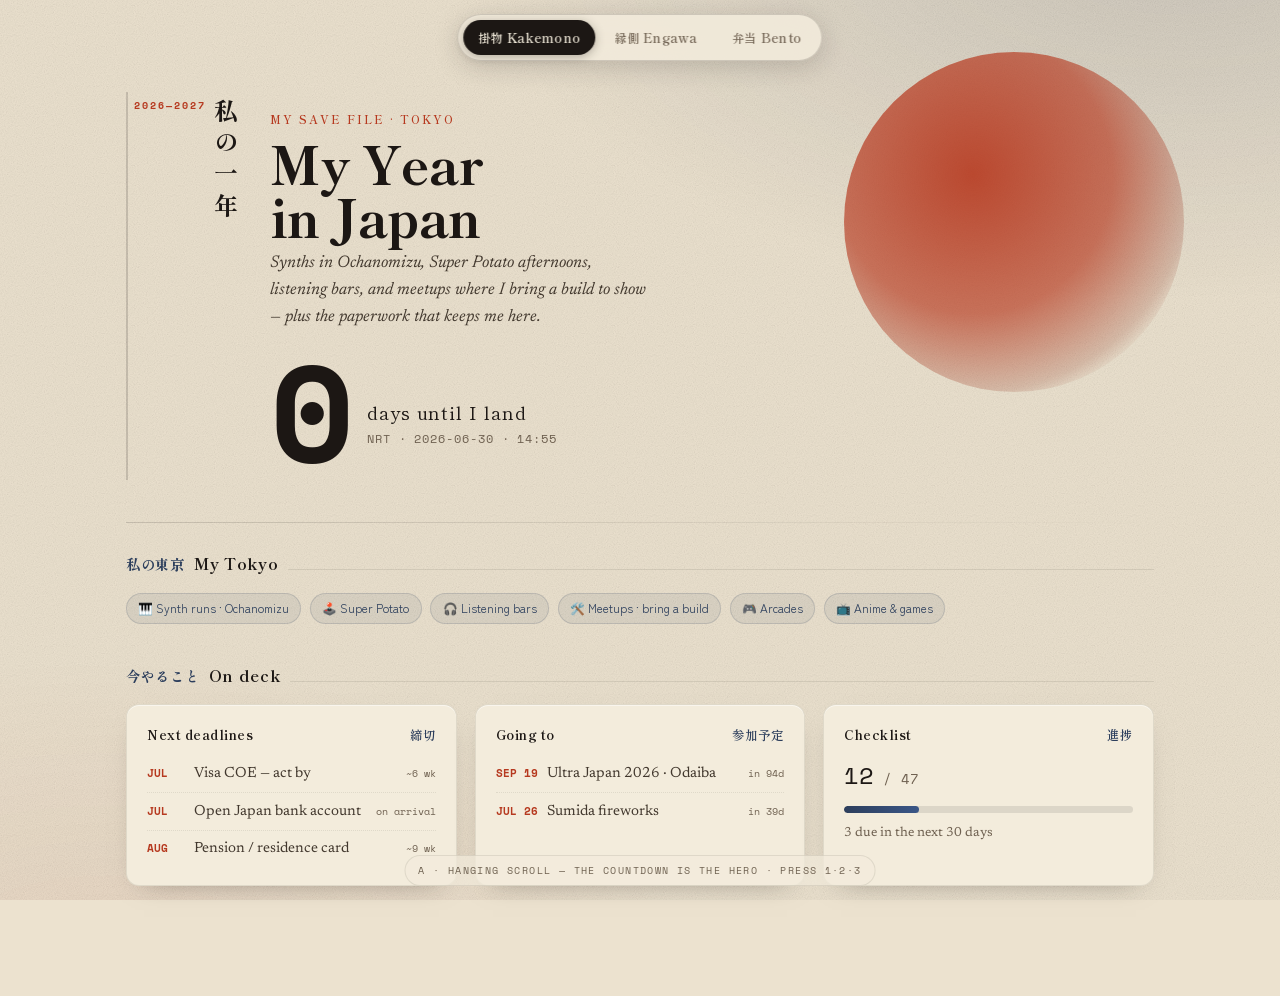
<file: docs/mockups/front-mockups.html>
<!DOCTYPE html>
<html lang="en">
<head>
<meta charset="utf-8">
<meta name="viewport" content="width=device-width, initial-scale=1">
<title>Front page mocks · Sumi-e ink · My Year in Japan</title>
<link rel="preconnect" href="https://fonts.googleapis.com">
<link rel="preconnect" href="https://fonts.gstatic.com" crossorigin>
<link href="https://fonts.googleapis.com/css2?family=Shippori+Mincho:wght@500;600;700;800&family=Newsreader:ital,opsz,wght@0,6..72,300;0,6..72,400;0,6..72,500;1,6..72,400&family=Zen+Kaku+Gothic+New:wght@400;500;700&family=Space+Mono:wght@400;700&family=DotGothic16&display=swap" rel="stylesheet">
<style>
/* ============================================================
   SUMI-E INK — front-page mocks. Three compositions, one vibe.
   Palette: kinari paper · sumi ink · aizome indigo · shu seal.
   ============================================================ */
:root{
  --kinari:#ece2cf;          /* unbleached paper            */
  --kinari-2:#e4d8c0;        /* deeper paper for depth      */
  --washi:#f3ecdc;           /* raised surfaces             */
  --sumi:#1c1714;            /* ink black                   */
  --sumi-soft:#42382e;       /* soft ink (body)             */
  --sumi-faint:#6f6151;      /* faint ink (meta)            */
  --aizome:#2c3e5c;          /* indigo                      */
  --aizome-ink:#3a5687;      /* lighter indigo accent       */
  --shu:#b6391f;             /* vermilion seal              */
  --shu-deep:#8f2c17;
  --kin:#a9824a;             /* faint gold                  */
  --line:rgba(28,23,20,.16);
  --line-soft:rgba(28,23,20,.09);
  --ease:cubic-bezier(.23,1,.32,1);
  --ease-move:cubic-bezier(.77,0,.175,1);
  --serif:"Shippori Mincho",serif;
  --serif-en:"Newsreader",Georgia,serif;
  --sans:"Zen Kaku Gothic New",system-ui,sans-serif;
  --mono:"Space Mono",ui-monospace,monospace;
}
*{box-sizing:border-box}
html{scroll-behavior:smooth}
body{
  margin:0; background:var(--kinari); color:var(--sumi);
  font-family:var(--serif-en); line-height:1.6;
  -webkit-font-smoothing:antialiased; text-rendering:optimizeLegibility;
}
/* paper grain + a faint ink-wash field bleeding from the top-right */
body::before{
  content:""; position:fixed; inset:0; z-index:0; pointer-events:none;
  background:
    radial-gradient(120% 90% at 92% -8%, rgba(44,62,92,.16), transparent 46%),
    radial-gradient(90% 70% at 8% 108%, rgba(182,57,31,.07), transparent 50%);
}
body::after{
  content:""; position:fixed; inset:0; z-index:0; pointer-events:none; opacity:.5;
  background-image:url("data:image/svg+xml,%3Csvg xmlns='http://www.w3.org/2000/svg' width='160' height='160'%3E%3Cfilter id='n'%3E%3CfeTurbulence type='fractalNoise' baseFrequency='.9' numOctaves='2' stitchTiles='stitch'/%3E%3CfeColorMatrix type='saturate' values='0'/%3E%3C/filter%3E%3Crect width='100%25' height='100%25' filter='url(%23n)' opacity='.5'/%3E%3C/svg%3E");
  mix-blend-mode:multiply;
}
.stage{position:relative; z-index:1}

/* ---------- variant switcher (chrome, not part of the mock) ---------- */
.switch{
  position:fixed; z-index:50; top:14px; left:50%; transform:translateX(-50%);
  display:flex; gap:4px; padding:5px; border-radius:999px;
  background:rgba(243,236,220,.86); backdrop-filter:blur(10px) saturate(1.2);
  border:1px solid var(--line); box-shadow:0 6px 26px rgba(28,23,20,.18);
}
.switch button{
  font-family:var(--serif); font-weight:600; font-size:.82rem; letter-spacing:.02em;
  border:none; background:transparent; color:var(--sumi-faint); cursor:pointer;
  padding:.5rem .95rem; border-radius:999px; transition:all .18s var(--ease); white-space:nowrap;
}
.switch button .jp{font-size:.92em; margin-right:.35em}
.switch button:hover{color:var(--sumi)}
.switch button[aria-pressed=true]{background:var(--sumi); color:var(--washi); box-shadow:0 2px 10px rgba(28,23,20,.3)}
.switch-tag{position:fixed; z-index:50; bottom:14px; left:50%; transform:translateX(-50%);
  font-family:var(--mono); font-size:.62rem; letter-spacing:.14em; text-transform:uppercase;
  color:var(--sumi-faint); background:rgba(243,236,220,.7); padding:.4rem .8rem; border-radius:999px; border:1px solid var(--line-soft)}

/* ---------- shared ink primitives ---------- */
.kicker{font-family:var(--serif); font-weight:600; letter-spacing:.18em; text-transform:uppercase;
  font-size:.7rem; color:var(--shu)}
.brand-jp{font-family:var(--serif); color:var(--aizome)}
/* hanko — the vermilion personal seal */
.hanko{
  display:inline-grid; place-items:center; width:74px; height:74px; flex:0 0 auto;
  color:#f6ede0; font-family:var(--serif); font-weight:800; line-height:1; font-size:1.5rem;
  background:
    linear-gradient(135deg, var(--shu), var(--shu-deep));
  border-radius:10px; transform:rotate(-4deg);
  box-shadow:inset 0 0 0 3px rgba(246,237,224,.32), 0 4px 14px rgba(143,44,23,.34);
  position:relative; writing-mode:vertical-rl; letter-spacing:.06em;
  -webkit-mask-image:url("data:image/svg+xml,%3Csvg xmlns='http://www.w3.org/2000/svg' viewBox='0 0 100 100'%3E%3Cfilter id='r'%3E%3CfeTurbulence baseFrequency='.06' numOctaves='3'/%3E%3CfeDisplacementMap in='SourceGraphic' scale='5'/%3E%3C/filter%3E%3Crect width='100' height='100' rx='12' filter='url(%23r)'/%3E%3C/svg%3E");
  mask-image:url("data:image/svg+xml,%3Csvg xmlns='http://www.w3.org/2000/svg' viewBox='0 0 100 100'%3E%3Cfilter id='r'%3E%3CfeTurbulence baseFrequency='.06' numOctaves='3'/%3E%3CfeDisplacementMap in='SourceGraphic' scale='5'/%3E%3C/filter%3E%3Crect width='100' height='100' rx='12' filter='url(%23r)'/%3E%3C/svg%3E");
}
.hanko.sm{width:52px; height:52px; font-size:1.05rem; border-radius:8px}

/* ink-wash sun disc */
.sun-ink{position:absolute; border-radius:50%;
  background:radial-gradient(circle at 38% 36%, rgba(182,57,31,.9), rgba(182,57,31,.66) 46%, rgba(143,44,23,.2) 72%, transparent 78%);
  filter:blur(.4px); pointer-events:none}

/* count numerals */
.count{font-family:var(--mono); font-weight:700; line-height:.86; color:var(--sumi);
  font-variant-numeric:tabular-nums; letter-spacing:-.02em}
.count .unit{font-family:var(--serif); font-weight:600; letter-spacing:.04em}

/* generic ink card */
.ink-card{background:var(--washi); border:1px solid var(--line-soft); border-radius:13px;
  padding:1.15rem 1.25rem; box-shadow:0 1px 0 rgba(255,255,255,.5) inset, 0 10px 26px -18px rgba(28,23,20,.5);
  transition:transform .26s var(--ease), box-shadow .26s var(--ease), border-color .26s var(--ease)}
@media (hover:hover) and (pointer:fine){
  .ink-card:hover{transform:translateY(-3px); border-color:var(--line); box-shadow:0 18px 36px -22px rgba(28,23,20,.6)}
}
.card-h{display:flex; align-items:baseline; gap:.5rem; margin:0 0 .65rem; font-family:var(--serif);
  font-weight:700; font-size:.82rem; letter-spacing:.04em; color:var(--sumi)}
.card-h .jp{font-size:.78rem; color:var(--aizome); font-weight:600; margin-left:auto; letter-spacing:.08em}
.row{display:flex; align-items:baseline; gap:.6rem; padding:.4rem 0; border-bottom:1px dotted var(--line-soft)}
.row:last-child{border-bottom:0}
.row .d{font-family:var(--mono); font-size:.68rem; color:var(--shu); font-weight:700; min-width:3.4em}
.row .t{font-family:var(--serif-en); font-size:.92rem; color:var(--sumi-soft); flex:1}
.row .when{font-family:var(--mono); font-size:.62rem; color:var(--sumi-faint)}

.pill{display:inline-flex; align-items:center; gap:.35em; font-family:var(--sans); font-size:.74rem;
  padding:.32rem .7rem; border-radius:999px; background:rgba(44,62,92,.08); color:var(--aizome);
  border:1px solid rgba(44,62,92,.16); transition:all .2s var(--ease)}
@media (hover:hover) and (pointer:fine){ .pill:hover{background:var(--aizome); color:var(--washi); transform:translateY(-2px)} }

/* progress meter */
.meter{height:7px; border-radius:99px; background:rgba(28,23,20,.1); overflow:hidden}
.meter i{display:block; height:100%; border-radius:99px;
  background:linear-gradient(90deg, var(--aizome), var(--aizome-ink)); transition:width 1s var(--ease)}

/* nav (ink underline) */
.inknav{display:flex; flex-wrap:wrap; gap:.2rem}
.inknav a{font-family:var(--serif); font-size:.86rem; color:var(--sumi-soft); text-decoration:none;
  padding:.45rem .7rem; position:relative; transition:color .2s var(--ease)}
.inknav a .jp{color:var(--sumi-faint); font-size:.78em; margin-right:.3em; transition:color .2s var(--ease)}
.inknav a::after{content:""; position:absolute; left:.7rem; right:.7rem; bottom:.28rem; height:2px;
  background:var(--shu); transform:scaleX(0); transform-origin:left; transition:transform .28s var(--ease-move)}
.inknav a:hover{color:var(--sumi)} .inknav a:hover .jp{color:var(--shu)}
.inknav a:hover::after{transform:scaleX(1)}
.inknav a.cur{color:var(--sumi)} .inknav a.cur::after{transform:scaleX(1)}

/* ---------- entrance ---------- */
@keyframes rise{from{opacity:0; transform:translateY(16px)} to{opacity:1; transform:none}}
@keyframes inkin{from{opacity:0; filter:blur(8px); transform:scale(.97)} to{opacity:1; filter:blur(0); transform:none}}
.v[hidden]{display:none}
.v.on .anim{animation:rise .6s var(--ease) both}
.v.on .anim2{animation:inkin .9s var(--ease) both}
.v.on [data-d]{animation:rise .55s var(--ease) both}
.v.on [data-d="1"]{animation-delay:.05s}.v.on [data-d="2"]{animation-delay:.1s}
.v.on [data-d="3"]{animation-delay:.15s}.v.on [data-d="4"]{animation-delay:.2s}
.v.on [data-d="5"]{animation-delay:.25s}.v.on [data-d="6"]{animation-delay:.3s}
.v.on [data-d="7"]{animation-delay:.35s}.v.on [data-d="8"]{animation-delay:.4s}
@media (prefers-reduced-motion:reduce){*{animation:none!important; transition:none!important}}

.wrap{max-width:1080px; margin:0 auto; padding:92px 26px 110px}

/* ============================================================
   A · 掛物 KAKEMONO — hanging scroll, countdown is the hero
   ============================================================ */
#A .scroll-top{display:grid; grid-template-columns:auto 1fr; gap:1.6rem; align-items:start}
#A .tate{writing-mode:vertical-rl; font-family:var(--serif); font-weight:700; font-size:1.5rem;
  letter-spacing:.32em; color:var(--sumi); height:100%; padding-top:.4rem;
  border-left:2px solid var(--line); padding-left:.4rem}
#A .tate small{font-family:var(--mono); font-size:.6rem; letter-spacing:.2em; color:var(--shu); writing-mode:horizontal-tb}
#A .hero{position:relative; padding:1.2rem 0 .4rem; min-height:300px}
#A .hero .sun-ink{width:340px; height:340px; right:-30px; top:-40px; opacity:.9}
#A .hero .kicker{margin:0 0 .5rem}
#A .hero h1{font-family:var(--serif); font-weight:800; font-size:clamp(2.1rem,5vw,3.2rem);
  line-height:1.04; margin:.1rem 0 .2rem; letter-spacing:-.01em}
#A .hero .sub{font-family:var(--serif-en); font-style:italic; font-size:1.06rem; color:var(--sumi-soft); max-width:42ch; margin:.4rem 0 0}
#A .bignum{display:flex; align-items:flex-end; gap:1rem; margin:1.3rem 0 .2rem}
#A .bignum .count{font-size:clamp(4.4rem,15vw,8.6rem)}
#A .bignum .meta{padding-bottom:1.1rem}
#A .bignum .unit{display:block; font-family:var(--serif); font-size:1.15rem; color:var(--sumi); letter-spacing:.05em}
#A .bignum .date{font-family:var(--mono); font-size:.72rem; color:var(--sumi-faint); margin-top:.2rem; letter-spacing:.08em}
#A .rule{height:1px; background:linear-gradient(90deg, var(--line), transparent); margin:2.6rem 0 1.8rem}
#A .chap-h{font-family:var(--serif); font-weight:700; letter-spacing:.04em; font-size:1rem; margin:0 0 1rem; display:flex; align-items:baseline; gap:.6rem}
#A .chap-h .jp{color:var(--aizome); font-size:.9rem} #A .chap-h .ln{flex:1; height:1px; background:var(--line-soft)}
#A .mt-row{display:flex; flex-wrap:wrap; gap:.55rem; margin-bottom:2.4rem}
#A .grid{display:grid; grid-template-columns:repeat(auto-fit,minmax(232px,1fr)); gap:1.1rem}

/* ============================================================
   B · 縁側 ENGAWA — veranda split, joy left / function right
   ============================================================ */
#B .split{display:grid; grid-template-columns:1.05fr .95fr; gap:2.4rem; align-items:stretch}
#B .left{position:relative}
#B .left .sun-ink{width:230px; height:230px; left:-44px; top:-54px; opacity:.8}
#B .left .top{display:flex; align-items:center; gap:1rem; margin-bottom:1.5rem}
#B .left h1{font-family:var(--serif); font-weight:800; font-size:clamp(1.9rem,4vw,2.7rem); line-height:1.05; margin:0}
#B .left .brand-jp{display:block; font-size:.92rem; letter-spacing:.16em; margin-bottom:.15rem}
#B .left .sub{font-family:var(--serif-en); font-style:italic; color:var(--sumi-soft); font-size:1.02rem; max-width:34ch; margin:.2rem 0 1.7rem}
#B .countbox{display:flex; align-items:flex-end; gap:.9rem; padding:1.3rem 0 1.5rem; border-top:1px solid var(--line); border-bottom:1px solid var(--line)}
#B .countbox .count{font-size:clamp(3.4rem,9vw,5.6rem)}
#B .countbox .lab{padding-bottom:.7rem}
#B .countbox .lab b{display:block; font-family:var(--serif); font-size:1rem; color:var(--sumi)}
#B .countbox .lab span{font-family:var(--mono); font-size:.66rem; color:var(--sumi-faint); letter-spacing:.06em}
#B .left .mt{margin-top:1.5rem}
#B .left .mt .lab{font-family:var(--serif); font-size:.74rem; letter-spacing:.12em; text-transform:uppercase; color:var(--sumi-faint); margin:0 0 .7rem}
#B .left .mt-row{display:flex; flex-wrap:wrap; gap:.5rem}
#B .right{display:flex; flex-direction:column; gap:1.05rem}
#B .today-tag{font-family:var(--serif); font-weight:700; letter-spacing:.1em; text-transform:uppercase;
  font-size:.72rem; color:var(--shu); display:flex; align-items:center; gap:.6rem; margin:.2rem 0 .1rem}
#B .today-tag .ln{flex:1; height:1px; background:var(--line-soft)}

/* ============================================================
   C · 弁当 BENTO — zen centerpiece + tight tile grid
   ============================================================ */
#C{text-align:center}
#C .center{position:relative; padding:1.4rem 0 2.2rem}
#C .center .sun-ink{width:280px; height:280px; left:50%; top:-46px; transform:translateX(-50%); opacity:.5}
#C .seal{margin:0 auto 1.1rem; display:flex; justify-content:center}
#C h1{font-family:var(--serif); font-weight:800; font-size:clamp(1.9rem,4.4vw,2.8rem); margin:.2rem 0 .1rem; letter-spacing:-.01em}
#C .brand-jp{font-size:1rem; letter-spacing:.2em}
#C .sub{font-family:var(--serif-en); font-style:italic; color:var(--sumi-soft); font-size:1.04rem; margin:.5rem auto 0; max-width:46ch}
#C .bignum{display:inline-flex; align-items:flex-end; gap:.8rem; margin:1.5rem 0 .3rem}
#C .bignum .count{font-size:clamp(3.6rem,11vw,6.4rem)}
#C .bignum .lab{padding-bottom:.8rem; text-align:left}
#C .bignum .lab b{display:block; font-family:var(--serif); font-size:1rem}
#C .bignum .lab span{font-family:var(--mono); font-size:.64rem; color:var(--sumi-faint); letter-spacing:.06em}
#C .mt-scroll{display:flex; gap:.5rem; justify-content:center; flex-wrap:wrap; margin:1rem auto 2.4rem; max-width:760px}
#C .bento{display:grid; gap:1rem; text-align:left;
  grid-template-columns:repeat(6,1fr); grid-auto-rows:minmax(118px,auto)}
#C .bento .ink-card{display:flex; flex-direction:column}
#C .b-wide{grid-column:span 3} #C .b-tall{grid-column:span 2; grid-row:span 2}
#C .b-3{grid-column:span 2} #C .b-2{grid-column:span 2} #C .b-4{grid-column:span 4}
#C .bento .big{font-family:var(--mono); font-weight:700; font-size:1.9rem; color:var(--sumi); line-height:1; margin-top:auto}
#C .bento .big small{font-family:var(--serif); font-size:.8rem; color:var(--sumi-faint); font-weight:600}

@media (max-width:860px){
  #B .split{grid-template-columns:1fr}
  #C .bento{grid-template-columns:repeat(2,1fr)}
  #C .b-wide,#C .b-tall,#C .b-3,#C .b-2,#C .b-4{grid-column:span 2; grid-row:auto}
  #A .scroll-top{grid-template-columns:1fr} #A .tate{writing-mode:horizontal-tb; border-left:0; border-bottom:2px solid var(--line); padding:0 0 .5rem}
}
@media (max-width:560px){ #C .bento{grid-template-columns:1fr} #C .b-wide,#C .b-tall,#C .b-3,#C .b-2,#C .b-4{grid-column:span 1} }
</style>
</head>
<body>

<div class="switch" role="tablist" aria-label="Front-page composition">
  <button role="tab" data-v="A" aria-pressed="true"><span class="jp">掛物</span>Kakemono</button>
  <button role="tab" data-v="B" aria-pressed="false"><span class="jp">縁側</span>Engawa</button>
  <button role="tab" data-v="C" aria-pressed="false"><span class="jp">弁当</span>Bento</button>
</div>
<div class="switch-tag" id="tag">A · hanging scroll — the countdown is the hero · press 1·2·3</div>

<div class="stage">

<!-- ============ A · KAKEMONO ============ -->
<section class="v on" id="A">
  <div class="wrap">
    <div class="scroll-top">
      <div class="tate anim2">私の一年<br><small>2026—2027</small></div>
      <div class="hero">
        <div class="sun-ink anim2"></div>
        <p class="kicker anim" data-d="1">My save file · Tokyo</p>
        <h1 class="anim" data-d="2">My Year<br>in Japan</h1>
        <p class="sub anim" data-d="3">Synths in Ochanomizu, Super Potato afternoons, listening bars, and meetups where I bring a build to show — plus the paperwork that keeps me here.</p>
        <div class="bignum anim" data-d="4">
          <span class="count" data-count>13</span>
          <div class="meta">
            <span class="unit">days until I land</span>
            <span class="date">NRT · 2026-06-30 · 14:55</span>
          </div>
        </div>
      </div>
    </div>

    <div class="rule"></div>

    <h2 class="chap-h anim" data-d="5"><span class="jp">私の東京</span>My Tokyo<span class="ln"></span></h2>
    <div class="mt-row anim" data-d="5">
      <span class="pill">🎹 Synth runs · Ochanomizu</span>
      <span class="pill">🕹️ Super Potato</span>
      <span class="pill">🎧 Listening bars</span>
      <span class="pill">🛠️ Meetups · bring a build</span>
      <span class="pill">🎮 Arcades</span>
      <span class="pill">📺 Anime &amp; games</span>
    </div>

    <h2 class="chap-h anim" data-d="6"><span class="jp">今やること</span>On deck<span class="ln"></span></h2>
    <div class="grid">
      <div class="ink-card anim" data-d="6">
        <h3 class="card-h">Next deadlines <span class="jp">締切</span></h3>
        <div class="row"><span class="d">JUL</span><span class="t">Visa COE — act by</span><span class="when">~6 wk</span></div>
        <div class="row"><span class="d">JUL</span><span class="t">Open Japan bank account</span><span class="when">on arrival</span></div>
        <div class="row"><span class="d">AUG</span><span class="t">Pension / residence card</span><span class="when">~9 wk</span></div>
      </div>
      <div class="ink-card anim" data-d="7">
        <h3 class="card-h">Going to <span class="jp">参加予定</span></h3>
        <div class="row"><span class="d">SEP 19</span><span class="t">Ultra Japan 2026 · Odaiba</span><span class="when">in 94d</span></div>
        <div class="row"><span class="d">JUL 26</span><span class="t">Sumida fireworks</span><span class="when">in 39d</span></div>
      </div>
      <div class="ink-card anim" data-d="8">
        <h3 class="card-h">Checklist <span class="jp">進捗</span></h3>
        <p style="margin:.1rem 0 .7rem; font-family:var(--mono); font-size:1.5rem; color:var(--sumi)">12<small style="font-size:.9rem; color:var(--sumi-faint)"> / 47</small></p>
        <div class="meter"><i style="width:26%"></i></div>
        <p style="margin:.6rem 0 0; font-size:.82rem; color:var(--sumi-faint)">3 due in the next 30 days</p>
      </div>
    </div>
  </div>
</section>

<!-- ============ B · ENGAWA ============ -->
<section class="v" id="B" hidden>
  <div class="wrap">
    <div class="split">
      <div class="left">
        <div class="sun-ink anim2"></div>
        <div class="top anim" data-d="1">
          <span class="hanko">私年</span>
          <div>
            <span class="brand-jp">私の一年</span>
            <h1>My Year in Japan</h1>
          </div>
        </div>
        <p class="sub anim" data-d="2">My save file for a year in Tokyo — the good stuff up top, the visa-and-bank paperwork handled below. Everything saves on this device.</p>
        <div class="countbox anim" data-d="3">
          <span class="count" data-count>13</span>
          <div class="lab"><b>days until I land</b><span>NRT · 2026-06-30</span></div>
        </div>
        <div class="mt anim" data-d="4">
          <p class="lab">My Tokyo · 私の東京</p>
          <div class="mt-row">
            <span class="pill">🎹 Synth runs</span>
            <span class="pill">🕹️ Super Potato</span>
            <span class="pill">🎧 Listening bars</span>
            <span class="pill">🛠️ Meetups</span>
            <span class="pill">🎮 Arcades</span>
          </div>
        </div>
      </div>

      <div class="right">
        <p class="today-tag anim" data-d="2">Needs me <span class="ln"></span> 今日</p>
        <div class="ink-card anim" data-d="3">
          <h3 class="card-h">Next deadlines <span class="jp">締切</span></h3>
          <div class="row"><span class="d">JUL</span><span class="t">Visa COE — act by</span><span class="when">~6 wk</span></div>
          <div class="row"><span class="d">JUL</span><span class="t">Open Japan bank account</span><span class="when">arrival</span></div>
          <div class="row"><span class="d">AUG</span><span class="t">Pension / residence card</span><span class="when">~9 wk</span></div>
        </div>
        <div class="ink-card anim" data-d="4">
          <h3 class="card-h">Book-by &amp; going <span class="jp">参加予定</span></h3>
          <div class="row"><span class="d">SEP 19</span><span class="t">Ultra Japan — tickets live now</span><span class="when">book</span></div>
          <div class="row"><span class="d">JUL 26</span><span class="t">Sumida fireworks</span><span class="when">in 39d</span></div>
        </div>
        <div class="ink-card anim" data-d="5">
          <h3 class="card-h">Checklist <span class="jp">進捗</span></h3>
          <div style="display:flex; align-items:flex-end; gap:1rem">
            <p style="margin:0; font-family:var(--mono); font-size:1.7rem; color:var(--sumi)">12<small style="font-size:.85rem; color:var(--sumi-faint)"> / 47</small></p>
            <div style="flex:1"><div class="meter"><i style="width:26%"></i></div>
            <p style="margin:.5rem 0 0; font-size:.78rem; color:var(--sumi-faint)">3 due in 30 days · next: register address</p></div>
          </div>
        </div>
      </div>
    </div>
  </div>
</section>

<!-- ============ C · BENTO ============ -->
<section class="v" id="C" hidden>
  <div class="wrap">
    <div class="center">
      <div class="sun-ink anim2"></div>
      <div class="seal anim" data-d="1"><span class="hanko sm">私年</span></div>
      <span class="brand-jp anim" data-d="1">私の一年</span>
      <h1 class="anim" data-d="2">My Year in Japan</h1>
      <p class="sub anim" data-d="2">Synths, arcades, shipping code at 2am JST — and the paperwork that keeps me here.</p>
      <div class="bignum anim" data-d="3">
        <span class="count" data-count>13</span>
        <div class="lab"><b>days until I land</b><span>NRT · 2026-06-30</span></div>
      </div>
    </div>

    <div class="mt-scroll anim" data-d="4">
      <span class="pill">🎹 Synth runs</span>
      <span class="pill">🕹️ Super Potato</span>
      <span class="pill">🎧 Listening bars</span>
      <span class="pill">🛠️ Meetups</span>
      <span class="pill">🎮 Arcades</span>
      <span class="pill">📺 Anime &amp; games</span>
    </div>

    <div class="bento">
      <div class="ink-card b-tall anim" data-d="5">
        <h3 class="card-h">Next deadlines <span class="jp">締切</span></h3>
        <div class="row"><span class="d">JUL</span><span class="t">Visa COE — act by</span></div>
        <div class="row"><span class="d">JUL</span><span class="t">Bank account</span></div>
        <div class="row"><span class="d">AUG</span><span class="t">Pension / residence</span></div>
        <div class="row"><span class="d">SEP</span><span class="t">Health insurance</span></div>
      </div>
      <div class="ink-card b-wide anim" data-d="5">
        <h3 class="card-h">Going to <span class="jp">参加予定</span></h3>
        <div class="row"><span class="d">SEP 19</span><span class="t">Ultra Japan 2026 · Odaiba</span><span class="when">in 94d</span></div>
        <div class="row"><span class="d">JUL 26</span><span class="t">Sumida fireworks</span><span class="when">in 39d</span></div>
      </div>
      <div class="ink-card b-3 anim" data-d="6">
        <h3 class="card-h">Checklist <span class="jp">進捗</span></h3>
        <span class="big">26%<small> · 12/47</small></span>
        <div class="meter" style="margin-top:.6rem"><i style="width:26%"></i></div>
      </div>
      <div class="ink-card b-3 anim" data-d="6">
        <h3 class="card-h">Day plan <span class="jp">一日</span></h3>
        <span class="big" style="font-size:1.15rem; font-family:var(--serif); margin-top:.4rem">Akihabara crawl</span>
        <p style="margin:.4rem 0 0; font-size:.8rem; color:var(--sumi-faint)">4 stops · Super Potato → listening bar</p>
      </div>
      <div class="ink-card b-2 anim" data-d="7">
        <h3 class="card-h">Book-by <span class="jp">先行</span></h3>
        <div class="row"><span class="d">NOW</span><span class="t">Ultra tickets</span></div>
      </div>
      <div class="ink-card b-4 anim" data-d="7">
        <h3 class="card-h">Upcoming <span class="jp">予定</span></h3>
        <div class="row"><span class="d">JUL 7</span><span class="t">Tanabata · Zōjō-ji</span><span class="when">in 20d</span></div>
        <div class="row"><span class="d">AUG 2</span><span class="t">Asakusa Samba</span><span class="when">in 46d</span></div>
      </div>
    </div>
  </div>
</section>

</div><!-- /stage -->

<script>
const ARRIVAL = new Date('2026-06-30T14:55:00+09:00');
function tick(){
  const now = new Date();
  const days = Math.max(0, Math.ceil((ARRIVAL - now)/86400000));
  document.querySelectorAll('[data-count]').forEach(el=>el.textContent = days);
}
tick(); setInterval(tick, 60000);

const TAGS = {
  A:'A · hanging scroll — the countdown is the hero · press 1·2·3',
  B:'B · veranda split — joy on the left, what-needs-me on the right · press 1·2·3',
  C:'C · bento — a calm centerpiece over a tile grid · press 1·2·3',
};
function show(v){
  document.querySelectorAll('.v').forEach(s=>{ const on = s.id===v; s.hidden=!on; s.classList.toggle('on',on); });
  document.querySelectorAll('.switch button').forEach(b=>b.setAttribute('aria-pressed', b.dataset.v===v));
  document.getElementById('tag').textContent = TAGS[v];
  // retrigger entrance
  const sec = document.getElementById(v); sec.classList.remove('on'); void sec.offsetWidth; sec.classList.add('on');
  window.scrollTo({top:0});
}
document.querySelectorAll('.switch button').forEach(b=>b.addEventListener('click',()=>show(b.dataset.v)));
addEventListener('keydown',e=>{ if(e.key==='1')show('A'); if(e.key==='2')show('B'); if(e.key==='3')show('C'); });
</script>
</body>
</html>
</file>
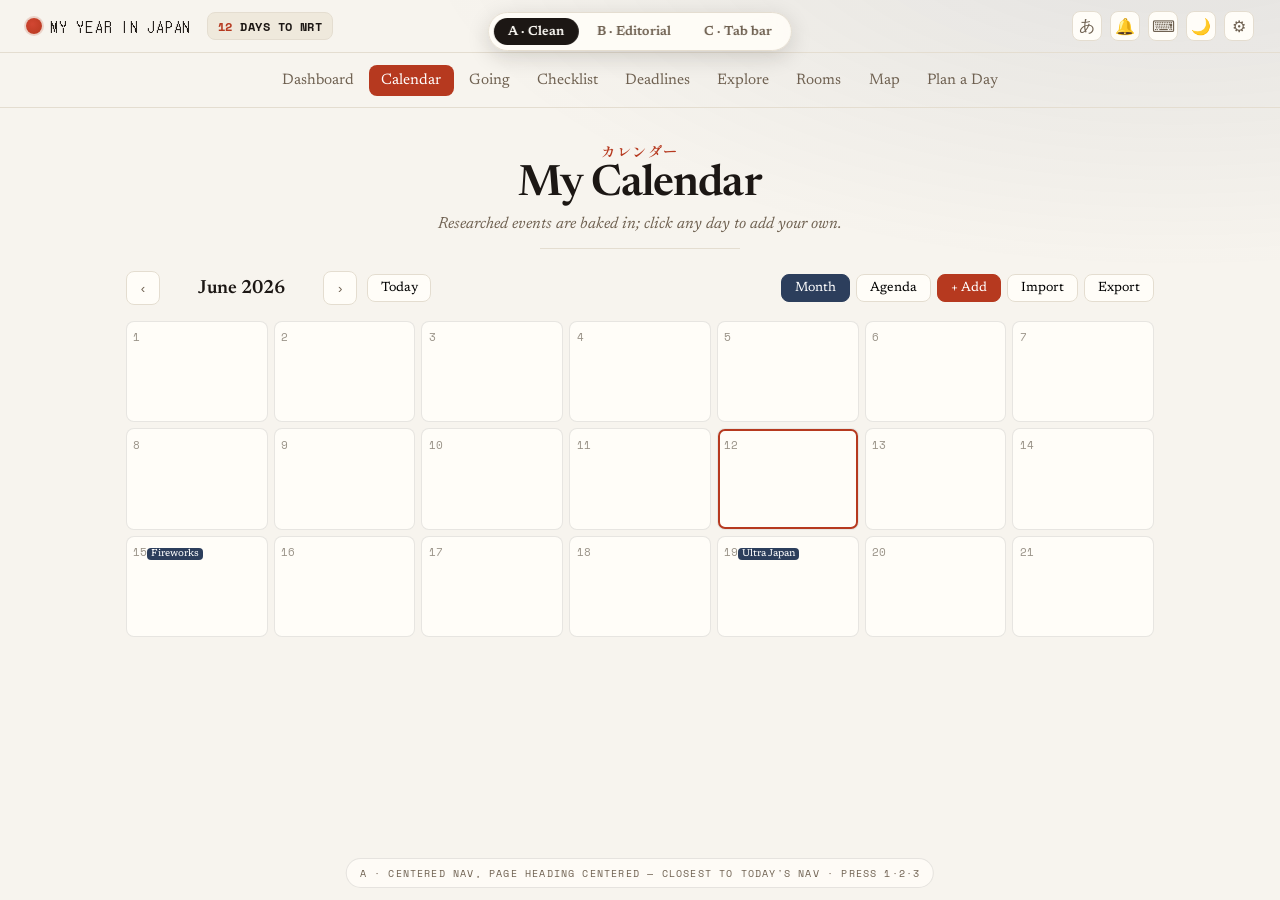
<file: docs/mockups/header-mockups.html>
<!DOCTYPE html>
<html lang="en">
<head>
<meta charset="utf-8">
<meta name="viewport" content="width=device-width, initial-scale=1">
<title>Inner-page top chrome — mocks</title>
<link rel="preconnect" href="https://fonts.googleapis.com">
<link rel="preconnect" href="https://fonts.gstatic.com" crossorigin>
<link href="https://fonts.googleapis.com/css2?family=Newsreader:ital,opsz,wght@0,6..72,400;0,6..72,500;0,6..72,600;1,6..72,400&family=Shippori+Mincho:wght@600;700;800&family=Space+Mono:wght@400;700&family=DotGothic16&display=swap" rel="stylesheet">
<style>
/* Real site tokens (light) so the mock reads true to the app */
:root{
  --bg:#f7f4ee; --bg-soft:#fffdf8; --bg-sunk:#efe9dc;
  --ink:#1c1714; --ink-soft:#6f6151; --ink-faint:#9a9388;
  --line:#e4ddd0; --line-faint:rgba(28,23,20,.10);
  --red:#b6391f; --red-deep:#8f2c17; --indigo:#2c3e5c;
  --serif:"Newsreader",Georgia,serif; --serif-jp:"Shippori Mincho",serif;
  --mono:"Space Mono",ui-monospace,monospace; --pixel:"DotGothic16",sans-serif;
  --gutter:26px; --maxw:1080px;
  --ease:cubic-bezier(.23,1,.32,1); --ease-move:cubic-bezier(.77,0,.175,1);
}
*{box-sizing:border-box}
body{margin:0;background:var(--bg);color:var(--ink);font-family:var(--serif);-webkit-font-smoothing:antialiased}
body::before{content:"";position:fixed;inset:0;z-index:0;pointer-events:none;
  background:radial-gradient(120% 80% at 92% -10%, rgba(44,62,92,.10), transparent 50%)}
.stage{position:relative;z-index:1}

/* switcher chrome */
.switch{position:fixed;z-index:50;top:12px;left:50%;transform:translateX(-50%);display:flex;gap:4px;padding:5px;
  border-radius:999px;background:rgba(255,253,248,.9);backdrop-filter:blur(8px);border:1px solid var(--line);box-shadow:0 6px 22px rgba(28,23,20,.16)}
.switch button{font-family:var(--serif);font-weight:600;font-size:.82rem;border:none;background:transparent;color:var(--ink-soft);
  cursor:pointer;padding:.45rem .9rem;border-radius:999px;transition:all .18s var(--ease)}
.switch button[aria-pressed=true]{background:var(--ink);color:var(--bg-soft)}
.tag{position:fixed;z-index:50;bottom:12px;left:50%;transform:translateX(-50%);font-family:var(--mono);font-size:.62rem;
  letter-spacing:.12em;text-transform:uppercase;color:var(--ink-soft);background:rgba(255,253,248,.8);padding:.4rem .8rem;border-radius:999px;border:1px solid var(--line-faint)}

/* ---- shared topbar (identical across variants — unchanged from the app) ---- */
.topbar{display:flex;align-items:center;gap:1rem;padding:.7rem var(--gutter);border-bottom:1px solid var(--line)}
.brand{display:flex;align-items:center;gap:.5rem;font-family:var(--pixel);font-size:.92rem;letter-spacing:.12em;color:var(--ink);text-decoration:none}
.brand .sun{width:16px;height:16px;border-radius:50%;background:radial-gradient(circle at 40% 38%,#d24632,#b6391f);box-shadow:0 0 0 2px rgba(182,57,31,.18)}
.cd{font-family:var(--mono);font-size:.72rem;font-weight:700;color:var(--ink);background:var(--bg-sunk);border:1px solid var(--line);border-radius:8px;padding:.3rem .6rem;letter-spacing:.04em}
.cd b{color:var(--red)}
.tb-right{margin-left:auto;display:flex;gap:.5rem;align-items:center;color:var(--ink-soft);font-size:1rem}
.tb-right span{width:30px;height:30px;display:grid;place-items:center;border:1px solid var(--line);border-radius:8px;background:var(--bg-soft)}

/* ---- page content stub (a calendar-ish top, same in all variants) ---- */
.wrap{max-width:var(--maxw);margin:0 auto;padding:0 var(--gutter)}
.page-body{padding-bottom:80px}
.cal-toolbar{display:flex;align-items:center;gap:.6rem;margin-top:1.4rem}
.cal-toolbar .nav-btn{width:34px;height:34px;border:1px solid var(--line);background:var(--bg-soft);border-radius:8px;cursor:pointer;color:var(--ink-soft)}
.cal-toolbar .month{font-family:var(--serif);font-weight:600;font-size:1.2rem;min-width:9rem;text-align:center}
.cal-toolbar .today{font-family:var(--serif);border:1px solid var(--line);background:var(--bg-soft);border-radius:8px;padding:.4rem .8rem;cursor:pointer}
.cal-toolbar .seg{margin-left:auto;display:flex;gap:.4rem}
.cal-toolbar .seg button{font-family:var(--serif);border:1px solid var(--line);background:var(--bg-soft);border-radius:8px;padding:.4rem .8rem;cursor:pointer}
.cal-toolbar .seg .on{background:var(--indigo);color:#fff;border-color:var(--indigo)}
.cal-toolbar .seg .add{background:var(--red);color:#fff;border-color:var(--red)}
.grid7{display:grid;grid-template-columns:repeat(7,1fr);gap:6px;margin-top:1rem}
.cell{aspect-ratio:1.4;border:1px solid var(--line-faint);border-radius:8px;background:var(--bg-soft);padding:.4rem;font-family:var(--mono);font-size:.7rem;color:var(--ink-faint)}
.cell.hl{box-shadow:inset 0 0 0 2px var(--red)}
.cell .ev{margin-top:.3rem;font-family:var(--serif);font-size:.62rem;color:#fff;background:var(--indigo);border-radius:4px;padding:1px 4px;display:inline-block}

/* ============================================================
   THREE NAV TREATMENTS — the masthead is GONE in all of them.
   ============================================================ */

/* shared nav base */
.nav{display:flex;gap:.1rem;flex-wrap:wrap}
.nav a{font-family:var(--serif);font-size:.95rem;color:var(--ink-soft);text-decoration:none;padding:.5rem .8rem;border-radius:8px;position:relative;transition:color .18s var(--ease),background .18s var(--ease)}
.nav a:hover{color:var(--ink)}

/* page heading (the new lead) */
.phead .kick{font-family:var(--serif-jp);font-weight:700;color:var(--red);font-size:.9rem;letter-spacing:.1em}
.phead h1{font-family:var(--serif);font-weight:600;font-size:clamp(2rem,3.4vw,2.7rem);letter-spacing:-.02em;margin:.1rem 0 0;line-height:1.05}
.phead .lede{font-family:var(--serif);font-style:italic;color:var(--ink-soft);margin:.5rem 0 0;max-width:60ch}
.phead .rule{height:1px;background:linear-gradient(90deg,var(--line),transparent);margin:1rem 0 0}

/* ---------- A · CLEAN CENTERED ---------- */
#A .navwrap{border-bottom:1px solid var(--line)}
#A .nav{justify-content:center;padding:.7rem 0}
#A .nav a.cur{background:var(--red);color:#fff}
#A .phead{text-align:center;padding-top:2rem}
#A .phead .lede{margin-left:auto;margin-right:auto}
#A .phead .rule{margin-left:auto;margin-right:auto;max-width:200px;background:var(--line)}

/* ---------- B · EDITORIAL LEFT ---------- */
#B .navwrap{border-bottom:1px solid var(--line)}
#B .nav{justify-content:flex-start;padding:.7rem 0;gap:.2rem}
#B .nav a::after{content:"";position:absolute;left:.8rem;right:.8rem;bottom:.3rem;height:2px;background:var(--red);transform:scaleX(0);transform-origin:left;transition:transform .28s var(--ease-move)}
#B .nav a:hover::after{transform:scaleX(1)}
#B .nav a.cur{color:var(--ink);font-weight:600}
#B .nav a.cur::after{transform:scaleX(1)}
#B .phead{padding-top:2.2rem}
#B .phead .top{display:flex;align-items:baseline;gap:.8rem}
#B .phead .top .rule-i{flex:1;height:1px;background:var(--line-faint)}

/* ---------- C · TAB BAR (band) ---------- */
#C .navwrap{background:var(--bg-sunk);border-bottom:1px solid var(--line)}
#C .nav{justify-content:flex-start;padding:.2rem 0}
#C .nav a{padding:.7rem .85rem;border-radius:0;border-bottom:2px solid transparent;color:var(--ink-soft)}
#C .nav a:hover{color:var(--ink)}
#C .nav a.cur{color:var(--ink);border-bottom-color:var(--red);font-weight:600}
#C .phead{padding-top:2rem;display:flex;align-items:flex-end;gap:.9rem}
#C .phead .meta{margin-left:auto;font-family:var(--mono);font-size:.68rem;color:var(--ink-faint);letter-spacing:.04em;padding-bottom:.4rem}

@keyframes fade{from{opacity:0;transform:translateY(8px)}to{opacity:1;transform:none}}
.v[hidden]{display:none}
.v.on .page-body, .v.on .navwrap{animation:fade .4s var(--ease) both}
.v.on .page-body{animation-delay:.05s}
</style>
</head>
<body>
<div class="switch" role="tablist">
  <button data-v="A" aria-pressed="true">A · Clean</button>
  <button data-v="B" aria-pressed="false">B · Editorial</button>
  <button data-v="C" aria-pressed="false">C · Tab bar</button>
</div>
<div class="tag" id="tag">A · centered nav, page heading centered — closest to today's nav · press 1·2·3</div>

<div class="stage">

<!-- shared topbar template injected by JS per variant for simplicity -->
<section class="v on" id="A">
  <div class="topbar">
    <a class="brand" href="#"><span class="sun"></span> MY YEAR IN JAPAN</a>
    <span class="cd"><b>12</b> DAYS TO NRT</span>
    <div class="tb-right"><span>あ</span><span>🔔</span><span>⌨</span><span>🌙</span><span>⚙</span></div>
  </div>
  <div class="navwrap"><div class="wrap"><nav class="nav">
    <a href="#">Dashboard</a><a href="#" class="cur">Calendar</a><a href="#">Going</a><a href="#">Checklist</a><a href="#">Deadlines</a><a href="#">Explore</a><a href="#">Rooms</a><a href="#">Map</a><a href="#">Plan a Day</a>
  </nav></div></div>
  <div class="wrap page-body">
    <div class="phead">
      <div class="kick">カレンダー</div>
      <h1>My Calendar</h1>
      <p class="lede">Researched events are baked in; click any day to add your own.</p>
      <div class="rule"></div>
    </div>
    <div class="cal-toolbar">
      <button class="nav-btn">‹</button><div class="month">June 2026</div><button class="nav-btn">›</button>
      <button class="today">Today</button>
      <div class="seg"><button class="on">Month</button><button>Agenda</button><button class="add">+ Add</button><button>Import</button><button>Export</button></div>
    </div>
    <div class="grid7" id="gridA"></div>
  </div>
</section>

<section class="v" id="B" hidden>
  <div class="topbar">
    <a class="brand" href="#"><span class="sun"></span> MY YEAR IN JAPAN</a>
    <span class="cd"><b>12</b> DAYS TO NRT</span>
    <div class="tb-right"><span>あ</span><span>🔔</span><span>⌨</span><span>🌙</span><span>⚙</span></div>
  </div>
  <div class="navwrap"><div class="wrap"><nav class="nav">
    <a href="#">Dashboard</a><a href="#" class="cur">Calendar</a><a href="#">Going</a><a href="#">Checklist</a><a href="#">Deadlines</a><a href="#">Explore</a><a href="#">Rooms</a><a href="#">Map</a><a href="#">Plan a Day</a>
  </nav></div></div>
  <div class="wrap page-body">
    <div class="phead">
      <div class="top"><span class="kick">カレンダー</span><span class="rule-i"></span></div>
      <h1>My Calendar</h1>
      <p class="lede">Researched events are baked in (colour-coded by type); click any day to add your own. Edit, import an .ics, or export just the tags you want.</p>
    </div>
    <div class="cal-toolbar">
      <button class="nav-btn">‹</button><div class="month">June 2026</div><button class="nav-btn">›</button>
      <button class="today">Today</button>
      <div class="seg"><button class="on">Month</button><button>Agenda</button><button class="add">+ Add</button><button>Import</button><button>Export</button></div>
    </div>
    <div class="grid7" id="gridB"></div>
  </div>
</section>

<section class="v" id="C" hidden>
  <div class="topbar">
    <a class="brand" href="#"><span class="sun"></span> MY YEAR IN JAPAN</a>
    <span class="cd"><b>12</b> DAYS TO NRT</span>
    <div class="tb-right"><span>あ</span><span>🔔</span><span>⌨</span><span>🌙</span><span>⚙</span></div>
  </div>
  <div class="navwrap"><div class="wrap"><nav class="nav">
    <a href="#">Dashboard</a><a href="#" class="cur">Calendar</a><a href="#">Going</a><a href="#">Checklist</a><a href="#">Deadlines</a><a href="#">Explore</a><a href="#">Rooms</a><a href="#">Map</a><a href="#">Plan a Day</a>
  </nav></div></div>
  <div class="wrap page-body">
    <div class="phead">
      <div><div class="kick">カレンダー</div><h1>My Calendar</h1></div>
      <span class="meta">12 events · land NRT 2026-06-30</span>
    </div>
    <div class="cal-toolbar">
      <button class="nav-btn">‹</button><div class="month">June 2026</div><button class="nav-btn">›</button>
      <button class="today">Today</button>
      <div class="seg"><button class="on">Month</button><button>Agenda</button><button class="add">+ Add</button><button>Import</button><button>Export</button></div>
    </div>
    <div class="grid7" id="gridC"></div>
  </div>
</section>

</div>

<script>
// fill a couple weeks of day cells with a sample event
function fill(id){
  const g=document.getElementById(id); if(!g) return;
  let h='';
  for(let i=1;i<=21;i++){
    const ev = (i===15)?'<span class="ev">Fireworks</span>':(i===19)?'<span class="ev">Ultra Japan</span>':'';
    h+=`<div class="cell ${i===12?'hl':''}">${i}${ev}</div>`;
  }
  g.innerHTML=h;
}
['gridA','gridB','gridC'].forEach(fill);

const TAGS={
  A:'A · centered nav, page heading centered — closest to today\'s nav · press 1·2·3',
  B:'B · left-aligned nav with ink underline, editorial left page heading · press 1·2·3',
  C:'C · tab-bar nav on a band, compact page heading + meta · press 1·2·3',
};
function show(v){
  document.querySelectorAll('.v').forEach(s=>{const on=s.id===v;s.hidden=!on;s.classList.toggle('on',on)});
  document.querySelectorAll('.switch button').forEach(b=>b.setAttribute('aria-pressed',b.dataset.v===v));
  document.getElementById('tag').textContent=TAGS[v];
  const sec=document.getElementById(v);sec.classList.remove('on');void sec.offsetWidth;sec.classList.add('on');
  scrollTo(0,0);
}
document.querySelectorAll('.switch button').forEach(b=>b.addEventListener('click',()=>show(b.dataset.v)));
addEventListener('keydown',e=>{if(e.key==='1')show('A');if(e.key==='2')show('B');if(e.key==='3')show('C')});
</script>
</body>
</html>
</file>
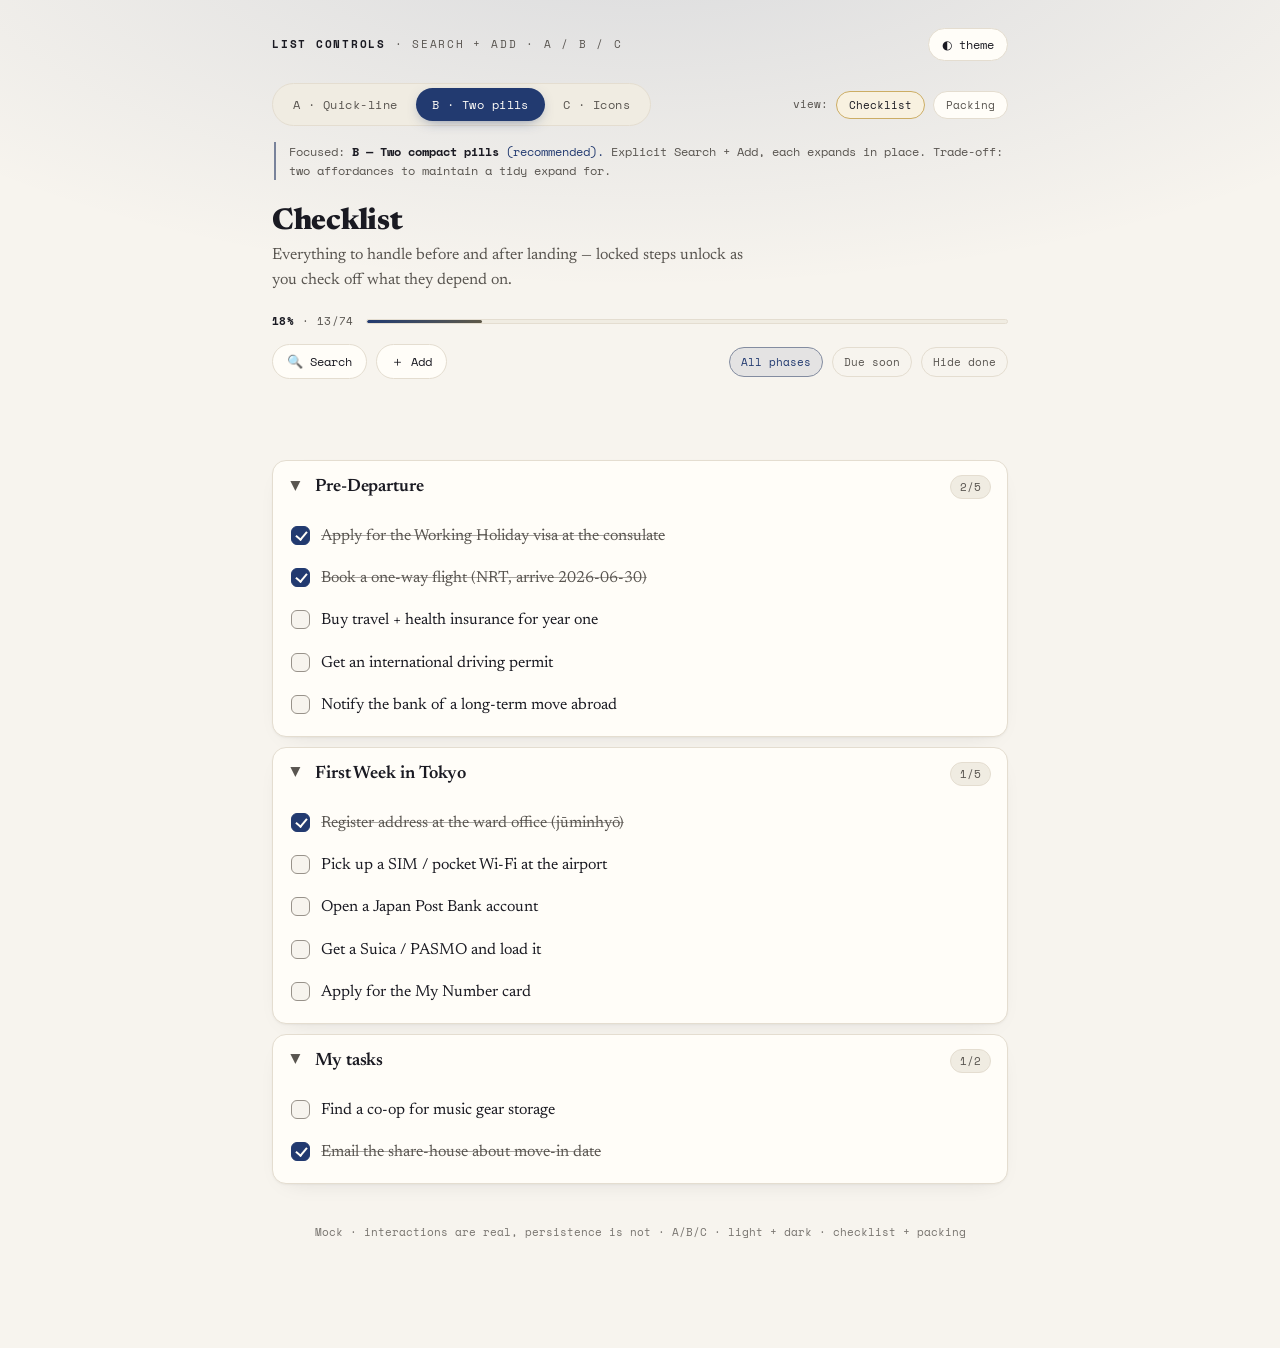
<file: docs/mockups/list-controls.html>
<!DOCTYPE html>
<html lang="en" data-theme="light">
<head>
<meta charset="utf-8" />
<meta name="viewport" content="width=device-width, initial-scale=1" />
<title>List Controls UX — A/B/C mock</title>
<link rel="preconnect" href="https://fonts.googleapis.com" />
<link rel="preconnect" href="https://fonts.gstatic.com" crossorigin />
<link href="https://fonts.googleapis.com/css2?family=Newsreader:opsz,wght@6..72,400;6..72,500;6..72,600;6..72,800&family=Space+Mono:wght@400;700&display=swap" rel="stylesheet" />
<style>
  :root{
    --bg:#f7f4ee; --bg-soft:#fffdf8; --bg-sunk:#f0ece2;
    --ink:#1a1a22; --ink-soft:#595550; --line:#e4ddd0;
    --indigo:#223a70; --red:#c8442f; --gold:#b8860b;
    --serif:"Newsreader",Georgia,serif;
    --mono:"Space Mono",ui-monospace,monospace;
    --shadow:0 1px 2px rgba(26,26,34,.04), 0 8px 24px -16px rgba(26,26,34,.18);
    --shadow-lift:0 2px 6px rgba(26,26,34,.06), 0 18px 40px -22px rgba(34,58,112,.32);
    --r:14px;
    --ease:cubic-bezier(.22,.61,.36,1);
    --t:.34s;
  }
  html[data-theme="dark"]{
    --bg:#14141a; --bg-soft:#1d1d26; --bg-sunk:#101016;
    --ink:#ece9e2; --ink-soft:#b3aea4; --line:#2e2e3a;
    --indigo:#8fb0ff; --red:#ff5a45; --gold:#e0b34a;
    --shadow:0 1px 2px rgba(0,0,0,.4), 0 10px 28px -18px rgba(0,0,0,.7);
    --shadow-lift:0 2px 8px rgba(0,0,0,.5), 0 22px 48px -24px rgba(0,0,0,.85);
  }
  @media (prefers-reduced-motion: reduce){
    :root{ --t:0s; }
    *{ animation:none !important; transition:none !important; scroll-behavior:auto !important; }
  }
  *{ box-sizing:border-box; }
  html,body{ margin:0; }
  body{
    background:var(--bg); color:var(--ink);
    font-family:var(--serif); font-size:17px; line-height:1.55;
    -webkit-font-smoothing:antialiased;
    background-image:radial-gradient(120% 70% at 50% -10%, color-mix(in srgb, var(--indigo) 14%, transparent), transparent 60%);
    background-attachment:fixed;
    min-height:100vh;
  }
  .wrap{ max-width:780px; margin:0 auto; padding:28px 22px 96px; }

  /* ---------- top chrome ---------- */
  .topbar{ display:flex; align-items:center; justify-content:space-between; gap:14px; margin-bottom:22px; }
  .brandmark{ font-family:var(--mono); font-size:11px; letter-spacing:.16em; text-transform:uppercase; color:var(--ink-soft); }
  .brandmark b{ color:var(--ink); font-weight:700; }
  .iconbtn{
    font-family:var(--mono); font-size:12px; cursor:pointer;
    background:var(--bg-soft); color:var(--ink); border:1px solid var(--line);
    border-radius:999px; padding:7px 13px; display:inline-flex; align-items:center; gap:7px;
    transition:border-color var(--t) var(--ease), background var(--t) var(--ease), transform .12s var(--ease);
  }
  .iconbtn:hover{ border-color:color-mix(in srgb, var(--indigo) 45%, var(--line)); }
  .iconbtn:active{ transform:translateY(1px); }

  /* segmented control */
  .seg{
    display:inline-flex; background:var(--bg-sunk); border:1px solid var(--line);
    border-radius:999px; padding:4px; gap:2px; position:relative;
  }
  .seg button{
    font-family:var(--mono); font-size:12px; letter-spacing:.04em; cursor:pointer;
    border:0; background:transparent; color:var(--ink-soft); padding:8px 16px; border-radius:999px;
    position:relative; z-index:1; transition:color var(--t) var(--ease);
  }
  .seg button[aria-pressed="true"]{ color:var(--bg-soft); }
  html[data-theme="dark"] .seg button[aria-pressed="true"]{ color:var(--bg); }
  .seg .thumb{
    position:absolute; top:4px; bottom:4px; border-radius:999px;
    background:var(--indigo); box-shadow:0 4px 14px -6px color-mix(in srgb, var(--indigo) 70%, transparent);
    transition:left var(--t) var(--ease), width var(--t) var(--ease); z-index:0;
  }

  .seg-row{ display:flex; align-items:center; justify-content:space-between; gap:14px; flex-wrap:wrap; }
  .viewtoggle{ display:inline-flex; align-items:center; gap:8px; font-family:var(--mono); font-size:11px; color:var(--ink-soft); }
  .viewtoggle .vt{
    border:1px solid var(--line); background:var(--bg-soft); color:var(--ink-soft);
    border-radius:999px; padding:5px 12px; cursor:pointer; font-family:var(--mono); font-size:11px;
    transition:all var(--t) var(--ease);
  }
  .viewtoggle .vt[aria-pressed="true"]{ color:var(--ink); border-color:color-mix(in srgb, var(--gold) 55%, var(--line)); background:color-mix(in srgb, var(--gold) 10%, var(--bg-soft)); }

  .caption{
    font-family:var(--mono); font-size:12px; line-height:1.6; color:var(--ink-soft);
    margin:16px 2px 26px; padding-left:13px; border-left:2px solid color-mix(in srgb, var(--indigo) 55%, var(--line));
  }
  .caption b{ color:var(--ink); font-weight:700; }
  .caption .tag{ color:var(--indigo); }

  /* ---------- list page ---------- */
  h1.page{
    font-family:var(--serif); font-weight:800; font-size:30px; line-height:1.1; letter-spacing:-.01em;
    margin:0 0 4px;
  }
  .lede{ color:var(--ink-soft); font-size:16px; margin:0 0 20px; max-width:54ch; }

  .progress{ display:flex; align-items:center; gap:12px; margin-bottom:14px; }
  .progress .bar{ flex:1; height:5px; border-radius:999px; background:var(--bg-sunk); overflow:hidden; border:1px solid var(--line); }
  .progress .bar i{ display:block; height:100%; width:18%; border-radius:999px;
    background:linear-gradient(90deg, var(--indigo), color-mix(in srgb, var(--indigo) 60%, var(--gold))); }
  .progress .pct{ font-family:var(--mono); font-size:11px; letter-spacing:.04em; color:var(--ink-soft); white-space:nowrap; }
  .progress .pct b{ color:var(--ink); font-weight:700; }

  /* toolbar (shared shell) */
  .toolbar{ display:flex; align-items:center; gap:9px; flex-wrap:wrap; margin-bottom:18px; min-height:40px; }
  .pill{
    font-family:var(--mono); font-size:12px; cursor:pointer;
    background:var(--bg-soft); color:var(--ink); border:1px solid var(--line);
    border-radius:999px; padding:8px 14px; display:inline-flex; align-items:center; gap:7px; white-space:nowrap;
    transition:border-color var(--t) var(--ease), background var(--t) var(--ease), color var(--t) var(--ease), transform .12s var(--ease), box-shadow var(--t) var(--ease);
  }
  .pill:hover{ border-color:color-mix(in srgb, var(--indigo) 45%, var(--line)); }
  .pill:active{ transform:translateY(1px); }
  .pill.is-on{ background:color-mix(in srgb, var(--indigo) 12%, var(--bg-soft)); border-color:color-mix(in srgb, var(--indigo) 50%, var(--line)); color:var(--indigo); }
  .pill .gx{ font-size:13px; line-height:1; }
  .chip{
    font-family:var(--mono); font-size:11px; cursor:pointer; color:var(--ink-soft);
    background:transparent; border:1px solid var(--line); border-radius:999px; padding:6px 11px;
    transition:all var(--t) var(--ease);
  }
  .chip[aria-pressed="true"]{ color:var(--indigo); border-color:color-mix(in srgb, var(--indigo) 50%, var(--line)); background:color-mix(in srgb, var(--indigo) 9%, transparent); }
  .spacer{ flex:1 1 auto; }

  /* input shell, used by expanding search + composer */
  .field{
    display:flex; align-items:center; gap:8px;
    background:var(--bg-soft); border:1px solid var(--line); border-radius:999px;
    padding:6px 8px 6px 14px;
  }
  .field:focus-within{ border-color:var(--indigo); box-shadow:0 0 0 3px color-mix(in srgb, var(--indigo) 18%, transparent); }
  .field .gx{ color:var(--ink-soft); font-size:13px; }
  .field input[type=text]{
    flex:1; min-width:0; border:0; outline:0; background:transparent; color:var(--ink);
    font-family:var(--serif); font-size:16px;
  }
  .field input::placeholder{ color:color-mix(in srgb, var(--ink-soft) 75%, transparent); }
  select.sel{
    font-family:var(--mono); font-size:11px; color:var(--ink-soft);
    background:var(--bg); border:1px solid var(--line); border-radius:999px; padding:6px 10px; cursor:pointer; outline:0;
  }
  select.sel:focus-visible{ border-color:var(--indigo); box-shadow:0 0 0 3px color-mix(in srgb, var(--indigo) 18%, transparent); }
  .miniclose{ border:0; background:transparent; color:var(--ink-soft); cursor:pointer; font-family:var(--mono); font-size:14px; padding:4px 8px; border-radius:999px; }
  .miniclose:hover{ color:var(--red); }
  .go{
    font-family:var(--mono); font-size:12px; font-weight:700; cursor:pointer;
    background:var(--indigo); color:var(--bg-soft); border:0; border-radius:999px; padding:8px 16px;
    transition:filter .12s var(--ease), transform .12s var(--ease);
  }
  html[data-theme="dark"] .go{ color:var(--bg); }
  .go:hover{ filter:brightness(1.08); }
  .go:active{ transform:translateY(1px); }

  /* generic expandable: width (search) + height (composer) */
  .grow-w{ overflow:hidden; transition:max-width var(--t) var(--ease), opacity var(--t) var(--ease); }
  .reveal{
    display:grid; grid-template-rows:0fr; opacity:0;
    transition:grid-template-rows var(--t) var(--ease), opacity var(--t) var(--ease), margin var(--t) var(--ease);
  }
  .reveal.open{ grid-template-rows:1fr; opacity:1; }
  .reveal > div{ overflow:hidden; min-height:0; }

  /* inline add-affordance (variant A) */
  .quickadd{
    display:flex; align-items:center; gap:8px; padding-top:9px; margin-top:9px;
    border-top:1px dashed var(--line);
  }
  .quickadd .lab{ font-family:var(--mono); font-size:11px; color:var(--ink-soft); }
  .addsuggest{
    font-family:var(--mono); font-size:12px; cursor:pointer;
    background:color-mix(in srgb, var(--gold) 12%, var(--bg-soft)); color:var(--ink);
    border:1px solid color-mix(in srgb, var(--gold) 45%, var(--line)); border-radius:999px; padding:7px 13px;
    display:inline-flex; align-items:center; gap:6px;
    transition:all var(--t) var(--ease), transform .12s var(--ease);
  }
  .addsuggest:hover{ background:color-mix(in srgb, var(--gold) 22%, var(--bg-soft)); }
  .addsuggest:active{ transform:translateY(1px); }
  .addsuggest .q{ color:var(--indigo); }

  /* popover composer (variant C) */
  .pop-anchor{ position:relative; }
  .popover{
    position:absolute; top:calc(100% + 10px); right:0; z-index:20; width:320px; max-width:86vw;
    background:var(--bg-soft); border:1px solid var(--line); border-radius:var(--r);
    box-shadow:var(--shadow-lift); padding:14px;
    transform-origin:top right; transform:scale(.96) translateY(-4px); opacity:0; pointer-events:none;
    transition:transform var(--t) var(--ease), opacity var(--t) var(--ease);
  }
  .popover.open{ transform:scale(1) translateY(0); opacity:1; pointer-events:auto; }
  .popover::before{
    content:""; position:absolute; top:-7px; right:16px; width:12px; height:12px;
    background:var(--bg-soft); border-left:1px solid var(--line); border-top:1px solid var(--line);
    transform:rotate(45deg);
  }
  .popover .pop-title{ font-family:var(--mono); font-size:10px; letter-spacing:.14em; text-transform:uppercase; color:var(--ink-soft); margin-bottom:9px; }
  .popover .field{ margin-bottom:10px; }
  .popover .pop-foot{ display:flex; align-items:center; justify-content:space-between; gap:8px; }

  /* ---------- accordion list ---------- */
  .sections{ display:flex; flex-direction:column; gap:10px; }
  .section{
    background:var(--bg-soft); border:1px solid var(--line); border-radius:var(--r);
    box-shadow:var(--shadow); overflow:hidden;
  }
  .sec-head{
    width:100%; display:flex; align-items:center; gap:12px; cursor:pointer;
    background:transparent; border:0; color:var(--ink); text-align:left;
    padding:14px 16px; font-family:var(--serif);
    transition:background var(--t) var(--ease);
  }
  .sec-head:hover{ background:color-mix(in srgb, var(--indigo) 5%, transparent); }
  .sec-head .chev{ color:var(--ink-soft); transition:transform var(--t) var(--ease); font-size:13px; width:14px; }
  .section.open .sec-head .chev{ transform:rotate(90deg); }
  .sec-head .title{ font-weight:600; font-size:18px; letter-spacing:-.005em; flex:1; }
  .sec-head .count{ font-family:var(--mono); font-size:11px; color:var(--ink-soft); background:var(--bg-sunk); border:1px solid var(--line); border-radius:999px; padding:3px 9px; }
  .sec-body{ display:grid; grid-template-rows:0fr; transition:grid-template-rows var(--t) var(--ease); }
  .section.open .sec-body{ grid-template-rows:1fr; }
  .sec-body > .inner{ overflow:hidden; min-height:0; }
  .rows{ padding:2px 8px 10px; }

  .row{
    display:flex; align-items:flex-start; gap:12px; padding:9px 10px; border-radius:10px;
    transition:background .18s var(--ease);
  }
  .row:hover{ background:color-mix(in srgb, var(--indigo) 5%, transparent); }
  .row.hidden{ display:none; }
  .row label{ display:flex; align-items:flex-start; gap:11px; flex:1; cursor:pointer; }
  .row input[type=checkbox]{
    appearance:none; -webkit-appearance:none; width:19px; height:19px; margin:2px 0 0; flex:0 0 auto;
    border:1.5px solid color-mix(in srgb, var(--ink-soft) 55%, var(--line)); border-radius:6px;
    background:var(--bg); cursor:pointer; position:relative;
    transition:border-color .15s var(--ease), background .15s var(--ease);
  }
  .row input[type=checkbox]:hover{ border-color:var(--indigo); }
  .row input[type=checkbox]:checked{ background:var(--indigo); border-color:var(--indigo); }
  .row input[type=checkbox]:checked::after{
    content:""; position:absolute; left:5.5px; top:2px; width:5px; height:9px;
    border:solid var(--bg-soft); border-width:0 2px 2px 0; transform:rotate(40deg);
  }
  html[data-theme="dark"] .row input[type=checkbox]:checked::after{ border-color:var(--bg); }
  .row input:focus-visible{ outline:0; box-shadow:0 0 0 3px color-mix(in srgb, var(--indigo) 30%, transparent); }
  .row .txt{ font-size:16px; line-height:1.45; padding-top:1px; }
  .row input:checked + .txt{ color:var(--ink-soft); text-decoration:line-through; text-decoration-color:color-mix(in srgb, var(--ink-soft) 50%, transparent); }
  .row .rm{ border:0; background:transparent; color:color-mix(in srgb, var(--ink-soft) 70%, transparent); cursor:pointer; font-family:var(--mono); font-size:13px; padding:2px 7px; border-radius:999px; opacity:0; transition:opacity .15s, color .15s; }
  .row:hover .rm{ opacity:1; }
  .row .rm:hover{ color:var(--red); }
  .row .tagdot{ font-family:var(--mono); font-size:9px; letter-spacing:.08em; text-transform:uppercase; color:var(--ink-soft); align-self:center; opacity:.7; }

  /* empty state */
  .empty{
    text-align:center; padding:30px 18px; color:var(--ink-soft);
    border:1px dashed var(--line); border-radius:var(--r); background:color-mix(in srgb, var(--bg-sunk) 50%, transparent);
  }
  .empty.hidden{ display:none; }
  .empty .big{ font-family:var(--serif); font-size:19px; color:var(--ink); margin-bottom:4px; }
  .empty .big q{ color:var(--indigo); font-style:italic; }
  .empty .sub{ font-family:var(--mono); font-size:12px; margin-bottom:16px; }

  .footnote{ font-family:var(--mono); font-size:11px; color:var(--ink-soft); text-align:center; margin-top:40px; opacity:.8; }

  /* per-variant toolbar visibility handled in JS via [data-variant] on .wrap */
  .v-only{ display:none; }
  .wrap[data-variant="A"] .vA{ display:flex; }
  .wrap[data-variant="B"] .vB{ display:flex; }
  .wrap[data-variant="C"] .vC{ display:flex; }

  /* toast for "added" feel */
  .toast{
    position:fixed; left:50%; bottom:26px; transform:translate(-50%, 16px); opacity:0;
    background:var(--ink); color:var(--bg); font-family:var(--mono); font-size:12px;
    padding:10px 16px; border-radius:999px; box-shadow:var(--shadow-lift); pointer-events:none; z-index:50;
    transition:transform var(--t) var(--ease), opacity var(--t) var(--ease);
  }
  .toast.show{ transform:translate(-50%,0); opacity:1; }
  html[data-theme="dark"] .toast{ background:var(--bg-soft); color:var(--ink); border:1px solid var(--line); }

  @keyframes pop-in{ from{ opacity:0; transform:translateY(-6px); } to{ opacity:1; transform:translateY(0);} }
  .row.just-added{ animation:pop-in .4s var(--ease); background:color-mix(in srgb, var(--gold) 14%, transparent); }
</style>
</head>
<body>
<div class="wrap" data-variant="B">

  <div class="topbar">
    <div class="brandmark"><b>List Controls</b> · search + add · A / B / C</div>
    <button class="iconbtn" id="themeToggle" aria-label="Toggle theme">◐ <span>theme</span></button>
  </div>

  <div class="seg-row">
    <div class="seg" role="tablist" aria-label="Control variant">
      <span class="thumb" id="segThumb"></span>
      <button role="tab" data-variant="A" aria-pressed="false">A · Quick-line</button>
      <button role="tab" data-variant="B" aria-pressed="true">B · Two pills</button>
      <button role="tab" data-variant="C" aria-pressed="false">C · Icons</button>
    </div>
    <div class="viewtoggle" role="group" aria-label="Sample context">
      view:
      <button class="vt" data-view="checklist" aria-pressed="true">Checklist</button>
      <button class="vt" data-view="packing" aria-pressed="false">Packing</button>
    </div>
  </div>

  <p class="caption" id="caption"></p>

  <!-- ===== list page ===== -->
  <h1 class="page" id="pageTitle">Checklist</h1>
  <p class="lede" id="pageLede">Everything to handle before and after landing — locked steps unlock as you check off what they depend on.</p>

  <div class="progress">
    <span class="pct" id="pctText"><b>18%</b> · 13/74</span>
    <div class="bar"><i></i></div>
  </div>

  <!-- ===== TOOLBAR (variant-specific) ===== -->
  <div class="toolbar" id="toolbar">

    <!-- Variant A: unified quick-line -->
    <div class="v-only vA" style="flex:1 1 100%; flex-direction:column; align-items:stretch; gap:0;">
      <div class="field" style="flex:1 1 auto;">
        <span class="gx">🔍</span>
        <input type="text" id="aInput" placeholder="Search or add a task…" autocomplete="off" aria-label="Search or add" />
        <span class="tagdot" id="aHint">enter ↵</span>
      </div>
      <div class="reveal" id="aQuickWrap"><div>
        <div class="quickadd">
          <span class="lab">add to</span>
          <select class="sel" id="aSelect"></select>
          <button class="addsuggest" id="aAddBtn">＋ Add “<span class="q" id="aQ"></span>”</button>
        </div>
      </div></div>
    </div>

    <!-- Variant B: two compact pills + chips -->
    <div class="v-only vB" style="flex:1 1 100%; flex-direction:column; align-items:stretch; gap:10px;">
      <div style="display:flex; align-items:center; gap:9px; flex-wrap:wrap;">
        <button class="pill" id="bSearchPill" aria-expanded="false" aria-controls="bSearchWrap"><span class="gx">🔍</span> Search</button>
        <button class="pill" id="bAddPill" aria-expanded="false" aria-controls="bAddWrap"><span class="gx">＋</span> Add</button>
        <span class="spacer"></span>
        <button class="chip filterchip" data-filter="all" aria-pressed="true">All phases</button>
        <button class="chip filterchip" data-filter="due" aria-pressed="false">Due soon</button>
        <button class="chip" id="bHideDone" aria-pressed="false">Hide done</button>
      </div>
      <div class="grow-w" id="bSearchWrap" style="max-width:0; opacity:0;">
        <div class="field">
          <span class="gx">🔍</span>
          <input type="text" id="bSearch" placeholder="Filter tasks…" autocomplete="off" aria-label="Search tasks" />
          <button class="miniclose" id="bSearchClose" aria-label="Close search">✕</button>
        </div>
      </div>
      <div class="reveal" id="bAddWrap"><div>
        <div class="field" style="border-radius:var(--r); padding:8px;">
          <input type="text" id="bAdd" placeholder="New task…" autocomplete="off" aria-label="New task" style="padding-left:6px;" />
          <select class="sel" id="bSelect"></select>
          <button class="go" id="bAddGo">Add</button>
          <button class="miniclose" id="bAddClose" aria-label="Cancel">✕</button>
        </div>
      </div></div>
    </div>

    <!-- Variant C: ultra-minimal icons + popover -->
    <div class="v-only vC" style="flex:1 1 100%; flex-direction:column; align-items:stretch; gap:8px;">
      <div style="display:flex; align-items:center; gap:6px;">
        <span class="spacer"></span>
        <button class="iconbtn" id="cSearchIcon" aria-label="Search" aria-expanded="false" style="padding:8px 11px;">🔍</button>
        <div class="pop-anchor">
          <button class="iconbtn" id="cAddIcon" aria-label="Add task" aria-expanded="false" style="padding:8px 11px;">＋</button>
          <div class="popover" id="cPop" role="dialog" aria-label="Add a task">
            <div class="pop-title">New task</div>
            <div class="field"><input type="text" id="cAdd" placeholder="Task…" autocomplete="off" aria-label="New task" /></div>
            <div class="pop-foot">
              <select class="sel" id="cSelect"></select>
              <button class="go" id="cAddGo">Add</button>
            </div>
          </div>
        </div>
      </div>
      <div class="grow-w" id="cSearchWrap" style="max-width:0; opacity:0;">
        <div class="field">
          <span class="gx">🔍</span>
          <input type="text" id="cSearch" placeholder="Filter tasks…" autocomplete="off" aria-label="Search tasks" />
          <button class="miniclose" id="cSearchClose" aria-label="Close search">✕</button>
        </div>
      </div>
    </div>

  </div>

  <!-- ===== list ===== -->
  <div class="sections" id="sections"></div>
  <div class="empty hidden" id="empty">
    <div class="big">No matches for <q id="emptyQ"></q></div>
    <div class="sub">Nothing here — but you can add it.</div>
    <button class="addsuggest" id="emptyAdd">＋ Add “<span class="q" id="emptyAddQ"></span>”</button>
  </div>

  <p class="footnote">Mock · interactions are real, persistence is not · A/B/C · light + dark · checklist + packing</p>
</div>

<div class="toast" id="toast"></div>

<script>
(() => {
  "use strict";
  const $ = (s, r=document) => r.querySelector(s);
  const $$ = (s, r=document) => [...r.querySelectorAll(s)];
  const esc = (s) => s.replace(/[&<>"']/g, c => ({'&':'&amp;','<':'&lt;','>':'&gt;','"':'&quot;',"'":'&#39;'}[c]));
  const wrap = $('.wrap');
  const reduceMotion = matchMedia('(prefers-reduced-motion: reduce)').matches;

  // ---------- sample data, both contexts ----------
  const DATA = {
    checklist: {
      title: "Checklist",
      lede: "Everything to handle before and after landing — locked steps unlock as you check off what they depend on.",
      groupNoun: "phase",
      sections: [
        { name: "Pre-Departure", items: [
          { t: "Apply for the Working Holiday visa at the consulate", done: true },
          { t: "Book a one-way flight (NRT, arrive 2026-06-30)", done: true },
          { t: "Buy travel + health insurance for year one", done: false },
          { t: "Get an international driving permit", done: false },
          { t: "Notify the bank of a long-term move abroad", done: false },
        ]},
        { name: "First Week in Tokyo", items: [
          { t: "Register address at the ward office (jūminhyō)", done: true },
          { t: "Pick up a SIM / pocket Wi-Fi at the airport", done: false },
          { t: "Open a Japan Post Bank account", done: false },
          { t: "Get a Suica / PASMO and load it", done: false },
          { t: "Apply for the My Number card", done: false },
        ]},
        { name: "My tasks", custom: true, items: [
          { t: "Find a co-op for music gear storage", done: false, custom: true },
          { t: "Email the share-house about move-in date", done: true, custom: true },
        ]},
      ],
    },
    packing: {
      title: "Packing",
      lede: "Everything to bring — grouped by bag and category so nothing gets left at the gate.",
      groupNoun: "category",
      sections: [
        { name: "Carry-on", items: [
          { t: "Passport + visa printout in a document sleeve", done: true },
          { t: "Universal power adapter (Type A, 100V)", done: true },
          { t: "Noise-cancelling headphones", done: false },
          { t: "Refillable water bottle (empty for security)", done: false },
          { t: "Spare change of clothes", done: false },
        ]},
        { name: "Checked bag", items: [
          { t: "Two weeks of clothing for humid summer", done: true },
          { t: "Quick-dry towel + toiletries", done: false },
          { t: "Shoes: walking + one nicer pair", done: false },
          { t: "Medication with a copy of prescriptions", done: false },
          { t: "Small gifts (omiyage) for new contacts", done: false },
        ]},
        { name: "My items", custom: true, items: [
          { t: "MIDI keyboard in a padded case", done: false, custom: true },
          { t: "Switch + favourite cartridges", done: true, custom: true },
        ]},
      ],
    },
  };

  let viewKey = "checklist";
  let variant = "B";
  let hideDone = false;
  let dueFilter = false; // variant B chip
  // live working copy so "added" items can be inserted
  let model = structuredClone(DATA.checklist);

  const CAPTIONS = {
    A: 'Focused: <b>A — Unified quick-line.</b> <span class="tag">One input does both.</span> Fastest path; trade-off: conflates search vs. add, so the add target must stay obvious.',
    B: 'Focused: <b>B — Two compact pills</b> <span class="tag">(recommended).</span> Explicit Search + Add, each expands in place. Trade-off: two affordances to maintain a tidy expand for.',
    C: 'Focused: <b>C — Minimal icons + popover.</b> <span class="tag">Checkboxes sit highest.</span> Leanest at rest; trade-off: icons are less discoverable and the popover is more machinery.',
  };

  // ---------- render ----------
  const sectionsEl = $('#sections');
  function render(){
    sectionsEl.innerHTML = model.sections.map((sec, si) => {
      const total = sec.items.length;
      const done = sec.items.filter(i=>i.done).length;
      const rows = sec.items.map((it, ri) => `
        <div class="row" data-text="${esc(it.t.toLowerCase())}">
          <label>
            <input type="checkbox" ${it.done?'checked':''} data-si="${si}" data-ri="${ri}" />
            <span class="txt">${esc(it.t)}</span>
          </label>
          ${it.custom ? `<button class="rm" data-si="${si}" data-ri="${ri}" aria-label="Remove">✕</button>` : ``}
        </div>`).join('');
      return `
        <section class="section open" data-si="${si}">
          <button class="sec-head" aria-expanded="true">
            <span class="chev">▶</span>
            <span class="title">${esc(sec.name)}</span>
            <span class="count">${done}/${total}</span>
          </button>
          <div class="sec-body"><div class="inner"><div class="rows">${rows}</div></div></div>
        </section>`;
    }).join('');
    bindRows();
    applyFilter(currentQuery, {keepExpand:false});
    refreshSelects();
  }

  function bindRows(){
    $$('.sec-head', sectionsEl).forEach(btn => {
      btn.addEventListener('click', () => {
        const sec = btn.closest('.section');
        const open = sec.classList.toggle('open');
        btn.setAttribute('aria-expanded', String(open));
      });
    });
    $$('.row input[type=checkbox]', sectionsEl).forEach(cb => {
      cb.addEventListener('change', () => {
        const it = model.sections[+cb.dataset.si].items[+cb.dataset.ri];
        it.done = cb.checked;
        const sec = cb.closest('.section');
        const all = model.sections[+cb.dataset.si].items;
        $('.count', sec).textContent = `${all.filter(i=>i.done).length}/${all.length}`;
        if (hideDone) applyFilter(currentQuery, {keepExpand:false});
      });
    });
    $$('.rm', sectionsEl).forEach(b => {
      b.addEventListener('click', () => {
        model.sections[+b.dataset.si].items.splice(+b.dataset.ri, 1);
        render();
      });
    });
  }

  // ---------- filtering ----------
  let currentQuery = "";
  function applyFilter(q, {keepExpand=true}={}){
    currentQuery = q;
    const query = q.trim().toLowerCase();
    let anyVisible = false;
    $$('.section', sectionsEl).forEach(sec => {
      let secVisible = 0;
      $$('.row', sec).forEach(row => {
        const txt = row.dataset.text;
        const isDone = $('input', row).checked;
        let show = true;
        if (query) show = txt.includes(query);
        if (show && hideDone && isDone) show = false;
        row.classList.toggle('hidden', !show);
        if (show) secVisible++;
      });
      // hide a whole section with no visible rows when filtering
      sec.style.display = (secVisible === 0 && (query || hideDone)) ? 'none' : '';
      if (secVisible) anyVisible = true;
      // force-expand while searching
      if (query){
        sec.classList.add('open');
        $('.sec-head', sec).setAttribute('aria-expanded','true');
      }
    });
    const empty = $('#empty');
    const showEmpty = !!query && !anyVisible;
    empty.classList.toggle('hidden', !showEmpty);
    if (showEmpty){
      $('#emptyQ').textContent = q.trim();
      $('#emptyAddQ').textContent = q.trim();
    }
  }

  // ---------- selects (phase/category) ----------
  function refreshSelects(){
    const opts = model.sections.map((s,i)=>`<option value="${i}">${esc(s.name)}</option>`).join('');
    ['#aSelect','#bSelect','#cSelect'].forEach(sel => { const e=$(sel); if(e) e.innerHTML = opts; });
  }

  // ---------- add item ----------
  function addItem(text, sectionIndex){
    text = (text||'').trim();
    if (!text) return;
    const si = Math.min(Math.max(0, sectionIndex|0), model.sections.length-1);
    model.sections[si].items.push({ t:text, done:false, custom:true });
    render();
    // expand + flash newest
    const sec = $$('.section', sectionsEl)[si];
    sec.classList.add('open');
    const rows = $$('.row', sec);
    const last = rows[rows.length-1];
    if (last){
      last.classList.add('just-added');
      last.scrollIntoView({behavior: reduceMotion?'auto':'smooth', block:'center'});
      setTimeout(()=>last.classList.remove('just-added'), 1200);
    }
    toast(`Added to ${model.sections[si].name}`);
  }

  let toastT;
  function toast(msg){
    const t = $('#toast'); t.textContent = msg; t.classList.add('show');
    clearTimeout(toastT); toastT = setTimeout(()=>t.classList.remove('show'), 1600);
  }

  // ============ VARIANT A ============
  const aInput = $('#aInput'), aQuickWrap = $('#aQuickWrap'), aHint = $('#aHint');
  function aSync(){
    const q = aInput.value;
    applyFilter(q);
    const has = q.trim().length > 0;
    $('#aQ').textContent = q.trim();
    aQuickWrap.classList.toggle('open', has);
    // hint reflects what Enter will do: add when nothing matches, else filter
    const noMatch = has && $('#empty') && !$('#empty').classList.contains('hidden');
    aHint.textContent = !has ? 'enter ↵' : (noMatch ? 'enter = add' : 'filtering');
  }
  aInput.addEventListener('input', aSync);
  aInput.addEventListener('keydown', e => {
    if (e.key === 'Enter'){
      const noMatch = !$('#empty').classList.contains('hidden');
      if (noMatch || aInput.value.trim()){
        // Enter adds when nothing matches; otherwise it's a no-op-ish filter confirm.
        if (noMatch){ addItem(aInput.value, +$('#aSelect').value); aInput.value=''; aSync(); }
      }
    } else if (e.key === 'Escape'){ aInput.value=''; aSync(); aInput.blur(); }
  });
  $('#aAddBtn').addEventListener('click', () => { addItem(aInput.value, +$('#aSelect').value); aInput.value=''; aSync(); });

  // ============ VARIANT B ============
  const bSearchPill = $('#bSearchPill'), bSearchWrap = $('#bSearchWrap'), bSearch = $('#bSearch');
  function bOpenSearch(open){
    bSearchPill.classList.toggle('is-on', open);
    bSearchPill.setAttribute('aria-expanded', String(open));
    bSearchWrap.style.maxWidth = open ? '520px' : '0px';
    bSearchWrap.style.opacity = open ? '1' : '0';
    if (open){ setTimeout(()=>bSearch.focus(), reduceMotion?0:120); }
    else { bSearch.value=''; applyFilter(''); bSearchPill.focus(); }
  }
  bSearchPill.addEventListener('click', () => bOpenSearch(bSearchPill.getAttribute('aria-expanded')!=='true'));
  $('#bSearchClose').addEventListener('click', () => bOpenSearch(false));
  bSearch.addEventListener('input', () => applyFilter(bSearch.value));
  bSearch.addEventListener('keydown', e => { if (e.key==='Escape') bOpenSearch(false); });

  const bAddPill = $('#bAddPill'), bAddWrap = $('#bAddWrap'), bAdd = $('#bAdd');
  function bOpenAdd(open){
    bAddPill.classList.toggle('is-on', open);
    bAddPill.setAttribute('aria-expanded', String(open));
    bAddWrap.classList.toggle('open', open);
    bAddWrap.style.marginTop = open ? '2px' : '0';
    if (open){ setTimeout(()=>bAdd.focus(), reduceMotion?0:120); }
    else { bAdd.value=''; bAddPill.focus(); }
  }
  bAddPill.addEventListener('click', () => bOpenAdd(bAddPill.getAttribute('aria-expanded')!=='true'));
  $('#bAddClose').addEventListener('click', () => bOpenAdd(false));
  $('#bAddGo').addEventListener('click', () => { if(bAdd.value.trim()){ addItem(bAdd.value, +$('#bSelect').value); bOpenAdd(false); } });
  bAdd.addEventListener('keydown', e => {
    if (e.key==='Enter' && bAdd.value.trim()){ addItem(bAdd.value, +$('#bSelect').value); bOpenAdd(false); }
    else if (e.key==='Escape') bOpenAdd(false);
  });
  // chips
  $$('.filterchip').forEach(c => c.addEventListener('click', () => {
    $$('.filterchip').forEach(x=>x.setAttribute('aria-pressed','false'));
    c.setAttribute('aria-pressed','true');
    dueFilter = c.dataset.filter==='due';
    toast(dueFilter ? 'Showing due soon (mock)' : 'All phases');
  }));
  $('#bHideDone').addEventListener('click', () => {
    hideDone = !hideDone;
    $('#bHideDone').setAttribute('aria-pressed', String(hideDone));
    $('#bHideDone').classList.toggle('is-on', hideDone);
    applyFilter(currentQuery);
  });

  // ============ VARIANT C ============
  const cSearchIcon = $('#cSearchIcon'), cSearchWrap = $('#cSearchWrap'), cSearch = $('#cSearch');
  function cOpenSearch(open){
    cSearchIcon.setAttribute('aria-expanded', String(open));
    cSearchIcon.classList.toggle('iconbtn-on', open);
    cSearchWrap.style.maxWidth = open ? '740px' : '0px';
    cSearchWrap.style.opacity = open ? '1' : '0';
    if (open){ setTimeout(()=>cSearch.focus(), reduceMotion?0:120); }
    else { cSearch.value=''; applyFilter(''); cSearchIcon.focus(); }
  }
  cSearchIcon.addEventListener('click', () => cOpenSearch(cSearchIcon.getAttribute('aria-expanded')!=='true'));
  $('#cSearchClose').addEventListener('click', () => cOpenSearch(false));
  cSearch.addEventListener('input', () => applyFilter(cSearch.value));
  cSearch.addEventListener('keydown', e => { if (e.key==='Escape') cOpenSearch(false); });

  const cAddIcon = $('#cAddIcon'), cPop = $('#cPop'), cAdd = $('#cAdd');
  function cOpenPop(open){
    cAddIcon.setAttribute('aria-expanded', String(open));
    cPop.classList.toggle('open', open);
    if (open){ setTimeout(()=>cAdd.focus(), reduceMotion?0:60); }
    else cAddIcon.focus();
  }
  cAddIcon.addEventListener('click', (e) => { e.stopPropagation(); cOpenPop(!cPop.classList.contains('open')); });
  $('#cAddGo').addEventListener('click', () => { if(cAdd.value.trim()){ addItem(cAdd.value, +$('#cSelect').value); cAdd.value=''; cOpenPop(false); } });
  cAdd.addEventListener('keydown', e => {
    if (e.key==='Enter' && cAdd.value.trim()){ addItem(cAdd.value, +$('#cSelect').value); cAdd.value=''; cOpenPop(false); }
    else if (e.key==='Escape') cOpenPop(false);
  });
  document.addEventListener('click', e => {
    if (cPop.classList.contains('open') && !cPop.contains(e.target) && e.target!==cAddIcon) cOpenPop(false);
  });

  // ============ shared empty-state add (used by A query + B/C search) ============
  function activeSelectIndex(){
    if (variant==='A') return +$('#aSelect').value;
    if (variant==='B') return +$('#bSelect').value;
    return +$('#cSelect').value;
  }
  $('#emptyAdd').addEventListener('click', () => {
    const q = $('#emptyQ').textContent;
    addItem(q, activeSelectIndex());
    // clear whichever search is live
    [aInput, bSearch, cSearch].forEach(i=>{ if(i) i.value=''; });
    applyFilter('');
    if (variant==='A') aSync();
  });

  // ============ variant switching ============
  const segThumb = $('#segThumb');
  function setVariant(v){
    variant = v;
    wrap.setAttribute('data-variant', v);
    $$('.seg button').forEach(b => b.setAttribute('aria-pressed', String(b.dataset.variant===v)));
    $('#caption').innerHTML = CAPTIONS[v];
    moveThumb();
    // reset transient states + filters when switching
    hideDone = false; $('#bHideDone')?.setAttribute('aria-pressed','false'); $('#bHideDone')?.classList.remove('is-on');
    [aInput,bSearch,cSearch].forEach(i=>{ if(i) i.value=''; });
    if (variant!=='B'){ bOpenSearch(false); bOpenAdd(false); }
    if (variant!=='C'){ cOpenPop(false); }
    applyFilter('');
    aQuickWrap.classList.remove('open');
    bSearchWrap.style.maxWidth='0'; bSearchWrap.style.opacity='0'; bSearchPill.classList.remove('is-on'); bSearchPill.setAttribute('aria-expanded','false');
    cSearchWrap.style.maxWidth='0'; cSearchWrap.style.opacity='0'; cSearchIcon.setAttribute('aria-expanded','false');
    bAddWrap.classList.remove('open'); bAddPill.classList.remove('is-on'); bAddPill.setAttribute('aria-expanded','false');
  }
  function moveThumb(){
    const active = $('.seg button[aria-pressed="true"]');
    if (!active) return;
    segThumb.style.left = active.offsetLeft + 'px';
    segThumb.style.width = active.offsetWidth + 'px';
  }
  $$('.seg button').forEach(b => b.addEventListener('click', () => setVariant(b.dataset.variant)));
  window.addEventListener('resize', moveThumb);

  // ============ view (checklist / packing) ============
  function setView(v){
    viewKey = v;
    model = structuredClone(DATA[v]);
    $$('.vt').forEach(b => b.setAttribute('aria-pressed', String(b.dataset.view===v)));
    $('#pageTitle').textContent = DATA[v].title;
    $('#pageLede').textContent = DATA[v].lede;
    const noun = DATA[v].groupNoun;
    aInput.placeholder = `Search or add ${v==='packing'?'an item':'a task'}…`;
    bAdd.placeholder = $('#cAdd').placeholder = (v==='packing'?'New item…':'New task…');
    bSearch.placeholder = cSearch.placeholder = (v==='packing'?'Filter items…':'Filter tasks…');
    $$('.filterchip')[0].textContent = v==='packing' ? 'All categories' : 'All phases';
    render();
  }
  $$('.vt').forEach(b => b.addEventListener('click', () => setView(b.dataset.view)));

  // ============ theme ============
  $('#themeToggle').addEventListener('click', () => {
    const cur = document.documentElement.getAttribute('data-theme');
    document.documentElement.setAttribute('data-theme', cur==='dark'?'light':'dark');
    moveThumb();
  });

  // ============ boot ============
  setView('checklist');
  setVariant('B');
  requestAnimationFrame(moveThumb);
  setTimeout(moveThumb, 200); // after fonts settle
})();
</script>
</body>
</html>
</file>
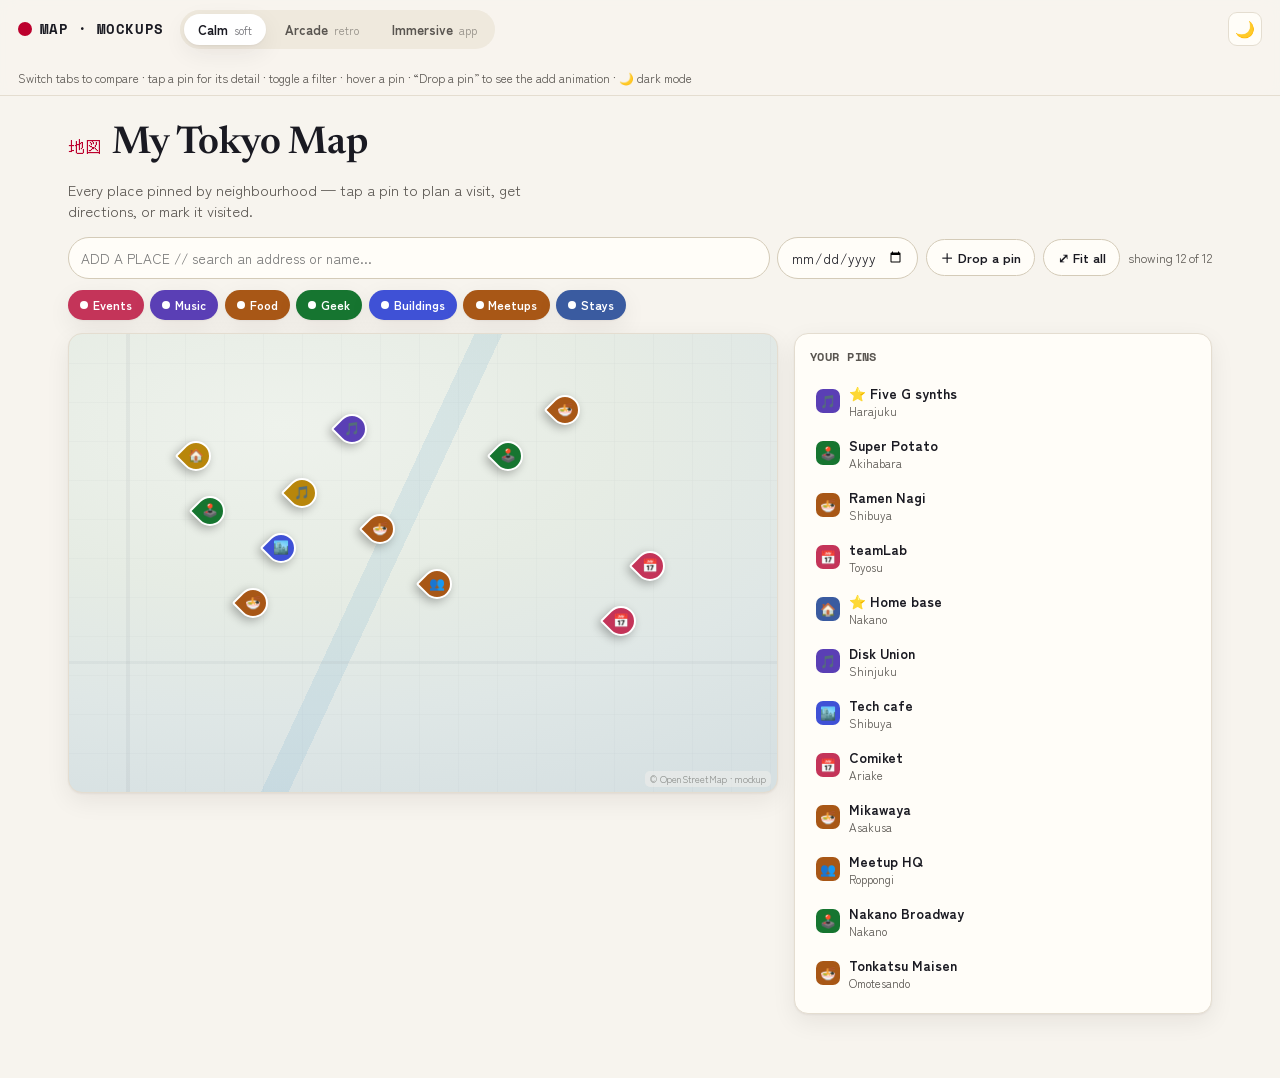
<file: docs/mockups/map-mockups.html>
<!DOCTYPE html>
<html lang="en" data-theme="light">
<head>
<meta charset="utf-8">
<meta name="viewport" content="width=device-width, initial-scale=1">
<title>Map page — animated mockups</title>
<link rel="preconnect" href="https://fonts.googleapis.com">
<link rel="preconnect" href="https://fonts.gstatic.com" crossorigin>
<link href="https://fonts.googleapis.com/css2?family=Newsreader:opsz,wght@6..72,400;6..72,600&family=Zen+Kaku+Gothic+New:wght@400;500;700;900&family=Space+Mono:wght@400;700&family=DotGothic16&display=swap" rel="stylesheet">
<style>
/* ============================================================
   Standalone mockup — NOT part of the app. Three animated design
   directions for the Map page, switchable for side-by-side compare.
   Faked map (CSS) + positioned pins so animations aren't tied to Leaflet.
   ============================================================ */
:root{
  --bg:#f7f4ee; --bg-soft:#fffdf8; --bg-sunk:#efe9dd; --bg-elev:#fff;
  --ink:#1a1a22; --ink-soft:#595550; --line:#e4ddd0; --line-strong:#d4cbb8;
  --red:#bc002d; --indigo:#223a70; --gold:#b8860b;
  --c-event:#c43459; --c-music:#5a3fb5; --c-food:#a85716; --c-geek:#167530;
  --c-build:#3f51d6; --c-meet:#a85716; --c-stay:#3a5ba0; --c-fav:#b8860b;
  --serif:'Newsreader',Georgia,serif; --sans:'Zen Kaku Gothic New',system-ui,sans-serif;
  --mono:'Space Mono',ui-monospace,monospace; --pixel:'DotGothic16',var(--sans);
  --shadow:0 1px 2px rgba(30,20,10,.05),0 8px 24px rgba(30,20,10,.07);
  --shadow-lg:0 4px 12px rgba(30,20,10,.08),0 18px 48px rgba(30,20,10,.14);
  --ease:cubic-bezier(.22,1,.36,1); --spring:cubic-bezier(.34,1.56,.64,1);
  --r:14px;
}
[data-theme=dark]{
  --bg:#14141a; --bg-soft:#1d1d26; --bg-sunk:#15151c; --bg-elev:#262631;
  --ink:#ece9e2; --ink-soft:#b3aea4; --line:#2e2e3a; --line-strong:#3c3c4a;
  --red:#ff4d6d; --indigo:#8fb0ff; --gold:#e0b34a;
  --shadow:0 1px 2px rgba(0,0,0,.3),0 8px 30px rgba(0,0,0,.45);
  --shadow-lg:0 6px 18px rgba(0,0,0,.45),0 24px 60px rgba(0,0,0,.6);
}
*{box-sizing:border-box}
html,body{margin:0}
body{background:var(--bg);color:var(--ink);font-family:var(--sans);transition:background .4s,color .4s}

/* ---- chrome: title bar + variant switcher ---- */
.bar{position:sticky;top:0;z-index:30;display:flex;align-items:center;gap:1rem;flex-wrap:wrap;
  padding:.6rem 1.1rem;background:color-mix(in srgb,var(--bg) 88%,transparent);
  backdrop-filter:saturate(1.3) blur(8px);border-bottom:1px solid var(--line)}
.brand{font-family:var(--mono);text-transform:uppercase;letter-spacing:.04em;font-weight:700;font-size:.85rem;display:flex;align-items:center;gap:.5rem}
.brand .sun{width:14px;height:14px;border-radius:50%;background:var(--red)}
.tabs{display:flex;gap:.3rem;background:var(--bg-sunk);padding:.25rem;border-radius:999px}
.tab{border:none;background:none;font:inherit;font-weight:700;font-size:.82rem;color:var(--ink-soft);
  padding:.4rem .9rem;border-radius:999px;cursor:pointer;transition:color .2s}
.tab .vlabel{opacity:.6;font-weight:400;margin-left:.35rem;font-size:.72rem}
.tab.active{background:var(--bg-elev);color:var(--ink);box-shadow:var(--shadow)}
.spacer{flex:1}
.iconbtn{border:1px solid var(--line);background:var(--bg-soft);width:34px;height:34px;border-radius:9px;cursor:pointer;font-size:1rem}
.hint{font-size:.74rem;color:var(--ink-soft);width:100%;margin:.2rem 0 0}

/* ---- stage ---- */
#stage{max-width:1180px;margin:0 auto;padding:1.4rem 1.1rem 4rem}
.pg-head{display:flex;align-items:baseline;gap:.6rem;margin:.4rem 0 1rem}
.pg-head .jp{font-family:var(--pixel);color:var(--red);font-size:1rem;letter-spacing:.08em}
.pg-head h1{font-family:var(--serif);font-weight:600;font-size:clamp(1.7rem,4vw,2.4rem);margin:0;letter-spacing:-.01em}
.lede{color:var(--ink-soft);font-size:.92rem;margin:0 0 1rem;max-width:60ch}

.toolrow{display:flex;flex-wrap:wrap;gap:.5rem;align-items:center;margin-bottom:.7rem}
.field{flex:1;min-width:200px;display:flex;gap:.4rem}
.field input{flex:1;font:inherit;font-size:.85rem;padding:.55rem .8rem;border:1px solid var(--line-strong);border-radius:999px;background:var(--bg-soft);color:var(--ink)}
.btn{font:inherit;font-weight:700;font-size:.8rem;border:1px solid var(--line-strong);background:var(--bg-soft);color:var(--ink);
  padding:.5rem .85rem;border-radius:999px;cursor:pointer;transition:transform .12s var(--ease),background .15s,border-color .15s}
.btn:hover{border-color:var(--indigo);transform:translateY(-1px)}
.btn:active{transform:translateY(0) scale(.97)}
.btn.primary{background:var(--red);color:#fff;border-color:var(--red)}
.stat{font-size:.78rem;color:var(--ink-soft);margin-left:auto}

.chips{display:flex;flex-wrap:wrap;gap:.4rem;margin-bottom:.8rem}
.chip{font:inherit;font-size:.76rem;font-weight:700;border:1px solid var(--line);background:var(--bg-soft);color:var(--ink-soft);
  padding:.32rem .7rem;border-radius:999px;cursor:pointer;transition:all .18s var(--ease);display:inline-flex;gap:.3rem;align-items:center}
.chip .dot{width:8px;height:8px;border-radius:50%;background:var(--c)}
.chip[aria-pressed=true]{color:#fff;background:var(--c,var(--indigo));border-color:transparent;box-shadow:var(--shadow)}
.chip[aria-pressed=true] .dot{background:#fff}

/* ---- map + sidebar layout ---- */
.split{display:grid;grid-template-columns:1fr;gap:1rem}
@media(min-width:860px){.split{grid-template-columns:1.7fr 1fr}}
.map{position:relative;height:460px;border-radius:var(--r);overflow:hidden;border:1px solid var(--line);box-shadow:var(--shadow);
  background:
    radial-gradient(120% 90% at 30% 20%,#eef2ec, #e6ece4 40%, #dfe7e6 70%, #d6e0e2),
    var(--bg-sunk)}
[data-theme=dark] .map{background:radial-gradient(120% 90% at 30% 20%,#1c2230,#1a2030 45%,#181d2a 75%,#141821)}
/* faux roads / river */
.map::before{content:"";position:absolute;inset:0;opacity:.5;
  background:
    linear-gradient(90deg,transparent 0 8%,rgba(120,130,140,.18) 8% 8.6%,transparent 8.6%),
    linear-gradient(0deg,transparent 0 28%,rgba(120,130,140,.16) 28% 28.5%,transparent 28.5%),
    linear-gradient(115deg,transparent 0 44%,rgba(90,160,200,.28) 44% 47%,transparent 47%),
    repeating-linear-gradient(0deg,transparent 0 38px,rgba(120,130,140,.07) 38px 39px),
    repeating-linear-gradient(90deg,transparent 0 38px,rgba(120,130,140,.07) 38px 39px)}
.map-attr{position:absolute;right:6px;bottom:5px;font-size:.6rem;color:var(--ink-soft);opacity:.6;background:color-mix(in srgb,var(--bg) 70%,transparent);padding:1px 5px;border-radius:5px}

.pin{position:absolute;transform:translate(-50%,-100%);cursor:pointer;border:none;background:none;padding:0;
  --c:var(--indigo);will-change:transform}
.pin .head{width:30px;height:30px;border-radius:50% 50% 50% 2px;transform:rotate(45deg);
  background:var(--c);box-shadow:0 4px 10px rgba(0,0,0,.28);display:grid;place-items:center;border:2px solid #fff}
[data-theme=dark] .pin .head{border-color:#0d0d12}
.pin .glyph{transform:rotate(-45deg);font-size:.8rem;line-height:1}
.pin .label{position:absolute;left:50%;top:-8px;transform:translate(-50%,-100%);white-space:nowrap;font-size:.66rem;font-weight:700;
  background:var(--bg-elev);color:var(--ink);padding:1px 6px;border-radius:6px;box-shadow:var(--shadow);opacity:0;transition:opacity .15s;pointer-events:none}
.pin:hover .label,.pin:focus-visible .label{opacity:1}
.pin.fav .head{background:var(--c-fav)}
.pin .ring{position:absolute;left:50%;top:30%;width:30px;height:30px;border-radius:50%;transform:translate(-50%,-50%);
  border:2px solid var(--c);opacity:0}

/* sidebar */
.side{background:var(--bg-soft);border:1px solid var(--line);border-radius:var(--r);padding:.9rem;box-shadow:var(--shadow)}
.side h3{font-family:var(--mono);text-transform:uppercase;letter-spacing:.04em;font-size:.74rem;color:var(--ink-soft);margin:0 0 .6rem}
.srow{display:flex;align-items:center;gap:.55rem;padding:.5rem .4rem;border-radius:9px;cursor:pointer;transition:background .15s}
.srow:hover{background:var(--bg-sunk)}
.srow .si{width:24px;height:24px;border-radius:7px;display:grid;place-items:center;background:var(--c);color:#fff;font-size:.8rem;flex:none}
.srow .sn{font-weight:600;font-size:.86rem}
.srow .sa{font-size:.72rem;color:var(--ink-soft)}

/* ---- detail popover (variant A/B) ---- */
.detail{position:fixed;z-index:40;background:var(--bg-elev);border:1px solid var(--line-strong);border-radius:var(--r);
  box-shadow:var(--shadow-lg);width:min(300px,86vw);padding:1rem;opacity:0;pointer-events:none}
.detail.open{opacity:1;pointer-events:auto}
.detail .dh{display:flex;align-items:center;gap:.5rem;margin-bottom:.5rem}
.detail .dh .si{width:30px;height:30px;border-radius:8px;background:var(--c);color:#fff;display:grid;place-items:center}
.detail h4{margin:0;font-family:var(--serif);font-size:1.15rem;font-weight:600}
.detail .da{font-size:.78rem;color:var(--ink-soft)}
.detail .acts{display:flex;flex-wrap:wrap;gap:.4rem;margin-top:.7rem}
.detail .acts .btn{font-size:.74rem;padding:.4rem .6rem}
.backdrop{position:fixed;inset:0;z-index:39;background:rgba(20,14,8,.28);opacity:0;pointer-events:none;transition:opacity .2s}
.backdrop.open{opacity:1;pointer-events:auto}

/* ============================================================
   VARIANT A — "Calm"  (soft fades, gentle drop, 50ms stagger)
   ============================================================ */
[data-variant=a] .pin{animation:dropA .5s var(--ease) both;animation-delay:var(--d)}
@keyframes dropA{from{opacity:0;transform:translate(-50%,-130%)}to{opacity:1;transform:translate(-50%,-100%)}}
[data-variant=a] .pin:hover .head,[data-variant=a] .pin:focus-visible .head{transform:rotate(45deg) scale(1.12)}
[data-variant=a] .pin .head{transition:transform .18s var(--ease)}
.detail[data-variant=a]{transform:translateY(8px) scale(.96);transition:opacity .22s var(--ease),transform .22s var(--ease)}
.detail[data-variant=a].open{transform:translateY(0) scale(1)}
[data-variant=a] .srow{animation:fadeA .4s var(--ease) both;animation-delay:var(--d)}
@keyframes fadeA{from{opacity:0;transform:translateX(8px)}to{opacity:1;transform:none}}

/* ============================================================
   VARIANT B — "Arcade"  (spring bounce, pixel pins, CRT scanlines)
   ============================================================ */
[data-variant=b]{--r:8px}
[data-variant=b] .pg-head h1{font-family:var(--pixel);font-size:clamp(1.5rem,4vw,2rem);letter-spacing:.04em}
[data-variant=b] .map::after{content:"";position:absolute;inset:0;pointer-events:none;mix-blend-mode:multiply;opacity:.06;
  background:repeating-linear-gradient(to bottom,transparent 0 2px,#000 2px 3px)}
[data-variant=b] .pin .head{border-radius:3px;image-rendering:pixelated;border-width:3px;box-shadow:3px 3px 0 rgba(0,0,0,.25)}
[data-variant=b] .pin{animation:dropB .5s var(--spring) both;animation-delay:var(--d)}
@keyframes dropB{0%{opacity:0;transform:translate(-50%,-200%) scale(.4)}70%{opacity:1}100%{opacity:1;transform:translate(-50%,-100%) scale(1)}}
[data-variant=b] .pin:hover .head,[data-variant=b] .pin:focus-visible .head{animation:wiggleB .4s var(--spring)}
@keyframes wiggleB{0%,100%{transform:rotate(45deg)}30%{transform:rotate(45deg) scale(1.25) translateY(-3px)}}
[data-variant=b] .chip{border-width:2px;border-radius:6px;font-family:var(--mono);text-transform:uppercase;font-size:.7rem}
[data-variant=b] .chip[aria-pressed=true]{box-shadow:2px 2px 0 rgba(0,0,0,.25)}
[data-variant=b] .btn{font-family:var(--mono);text-transform:uppercase;border-radius:6px;border-width:2px}
[data-variant=b] .btn.primary{box-shadow:3px 3px 0 rgba(0,0,0,.25)}
.detail[data-variant=b]{border-width:2px;border-radius:8px;transform:scale(.3) translateY(20px);transition:opacity .25s,transform .35s var(--spring)}
.detail[data-variant=b].open{transform:scale(1) translateY(0)}
.detail[data-variant=b] h4{font-family:var(--pixel)}
[data-variant=b] .pin .ring{animation:ringB 1.6s ease-out infinite}
@keyframes ringB{0%{opacity:.5;transform:translate(-50%,-50%) scale(.6)}100%{opacity:0;transform:translate(-50%,-50%) scale(1.8)}}
[data-variant=b] .srow{animation:dropB .45s var(--spring) both;animation-delay:var(--d)}

/* ============================================================
   VARIANT C — "Immersive"  (full-bleed map, glass controls, bottom sheet)
   ============================================================ */
[data-variant=c] .split{grid-template-columns:1fr;gap:0}
[data-variant=c] .map{height:min(72vh,640px)}
[data-variant=c] .toolrow,[data-variant=c] .chips{position:relative;z-index:5}
[data-variant=c] .float{position:absolute;z-index:6;left:12px;right:12px;top:12px;display:flex;flex-wrap:wrap;gap:.5rem;align-items:center;
  background:color-mix(in srgb,var(--bg-elev) 62%,transparent);backdrop-filter:blur(10px) saturate(1.3);
  border:1px solid color-mix(in srgb,var(--line-strong) 60%,transparent);border-radius:14px;padding:.55rem .6rem}
[data-variant=c] .side{display:none}
[data-variant=c] .pin .head{border-radius:50%;width:18px;height:18px;transform:none;border-width:3px}
[data-variant=c] .pin .glyph{display:none}
[data-variant=c] .pin{animation:popC .45s var(--spring) both;animation-delay:var(--d)}
@keyframes popC{from{opacity:0;transform:translate(-50%,-100%) scale(0)}to{opacity:1;transform:translate(-50%,-100%) scale(1)}}
[data-variant=c] .pin .ring{top:0;animation:pulseC 2.2s ease-out infinite}
@keyframes pulseC{0%{opacity:.55;transform:translate(-50%,-50%) scale(.5)}100%{opacity:0;transform:translate(-50%,-50%) scale(2.4)}}
[data-variant=c] .pin:hover .head,[data-variant=c] .pin:focus-visible .head{transform:scale(1.4)}
[data-variant=c] .pin .head{transition:transform .2s var(--spring)}
/* bottom sheet */
.detail[data-variant=c]{left:50%!important;top:auto!important;bottom:0;transform:translate(-50%,110%);
  width:min(520px,100%);border-radius:18px 18px 0 0;border-bottom:none;transition:transform .34s var(--spring),opacity .2s}
.detail[data-variant=c].open{transform:translate(-50%,0)}
.detail[data-variant=c]::before{content:"";position:absolute;top:8px;left:50%;transform:translateX(-50%);width:38px;height:4px;border-radius:2px;background:var(--line-strong)}

/* ---- shared float container hidden unless variant C ---- */
.float{display:none}
[data-variant=c] .float{display:flex}
[data-variant=c] .toolrow.main,[data-variant=c] .chips.main{display:none}

@media(prefers-reduced-motion:reduce){
  *{animation-duration:.001ms!important;transition-duration:.001ms!important}
  .pin .ring{display:none}
}
</style>
</head>
<body>
<div class="bar">
  <span class="brand"><span class="sun"></span> Map · mockups</span>
  <div class="tabs" id="tabs">
    <button class="tab active" data-v="a">Calm<span class="vlabel">soft</span></button>
    <button class="tab" data-v="b">Arcade<span class="vlabel">retro</span></button>
    <button class="tab" data-v="c">Immersive<span class="vlabel">app</span></button>
  </div>
  <span class="spacer"></span>
  <button class="iconbtn" id="theme" title="Toggle theme">🌙</button>
  <p class="hint">Switch tabs to compare · tap a pin for its detail · toggle a filter · hover a pin · “Drop a pin” to see the add animation · 🌙 dark mode</p>
</div>

<div id="stage"></div>

<div class="backdrop" id="backdrop"></div>
<div class="detail" id="detail" role="dialog" aria-modal="true"></div>

<script>
/* shared pin/place data (fake) */
const CATS={event:'--c-event',music:'--c-music',food:'--c-food',geek:'--c-geek',build:'--c-build',meet:'--c-meet',stay:'--c-stay'};
const GLYPH={event:'📅',music:'🎵',food:'🍜',geek:'🕹️',build:'🏙️',meet:'👥',stay:'🏠'};
const PLACES=[
  {n:'Five G synths',a:'Harajuku',c:'music',x:33,y:38,fav:1},
  {n:'Super Potato',a:'Akihabara',c:'geek',x:62,y:30},
  {n:'Ramen Nagi',a:'Shibuya',c:'food',x:26,y:62},
  {n:'teamLab',a:'Toyosu',c:'event',x:78,y:66},
  {n:'Home base',a:'Nakano',c:'stay',x:18,y:30,fav:1},
  {n:'Disk Union',a:'Shinjuku',c:'music',x:40,y:24},
  {n:'Tech cafe',a:'Shibuya',c:'build',x:30,y:50},
  {n:'Comiket',a:'Ariake',c:'event',x:82,y:54},
  {n:'Mikawaya',a:'Asakusa',c:'food',x:70,y:20},
  {n:'Meetup HQ',a:'Roppongi',c:'meet',x:52,y:58},
  {n:'Nakano Broadway',a:'Nakano',c:'geek',x:20,y:42},
  {n:'Tonkatsu Maisen',a:'Omotesando',c:'food',x:44,y:46},
];
const FILTERS=[['event','Events'],['music','Music'],['food','Food'],['geek','Geek'],['build','Buildings'],['meet','Meetups'],['stay','Stays']];

const stage=document.getElementById('stage');
const detail=document.getElementById('detail');
const backdrop=document.getElementById('backdrop');
let variant='a', hidden=new Set();

function pinHTML(p,i){
  const c=`var(${CATS[p.c]})`;
  return `<button class="pin ${p.fav?'fav':''}" style="left:${p.x}%;top:${p.y}%;--c:${c};--d:${i*50}ms" data-i="${i}" aria-label="${p.n}">
    <span class="ring"></span>
    <span class="head"><span class="glyph">${GLYPH[p.c]}</span></span>
    <span class="label">${p.n}</span>
  </button>`;
}
function render(){
  const pins=PLACES.map((p,i)=>hidden.has(p.c)?'':pinHTML(p,i)).join('');
  const chips=FILTERS.map(([k,l])=>`<button class="chip" data-cat="${k}" aria-pressed="${hidden.has(k)?'false':'true'}" style="--c:var(${CATS[k]})"><span class="dot"></span>${l}</button>`).join('');
  const tools=`<div class="field"><input placeholder="ADD A PLACE // search an address or name…"><input type="date" style="flex:0 0 auto;max-width:150px"></div>
    <button class="btn" data-act="drop">＋ Drop a pin</button><button class="btn" data-act="fit">⤢ Fit all</button>
    <span class="stat">showing ${PLACES.length-PLACES.filter(p=>hidden.has(p.c)).length} of ${PLACES.length}</span>`;
  const side=`<div class="side"><h3>Your pins</h3>${PLACES.map((p,i)=>`<div class="srow" data-i="${i}" style="--c:var(${CATS[p.c]});--d:${i*45}ms"><span class="si">${GLYPH[p.c]}</span><div><div class="sn">${p.fav?'⭐ ':''}${p.n}</div><div class="sa">${p.a}</div></div></div>`).join('')}</div>`;
  stage.innerHTML=`<div data-variant="${variant}">
    <div class="pg-head"><span class="jp">地図</span><h1>My Tokyo Map</h1></div>
    <p class="lede">Every place pinned by neighbourhood — tap a pin to plan a visit, get directions, or mark it visited.</p>
    <div class="toolrow main">${tools}</div>
    <div class="chips main">${chips}</div>
    <div class="split">
      <div class="map">
        <div class="float">${tools}${chips}</div>
        ${pins}
        <span class="map-attr">© OpenStreetMap · mockup</span>
      </div>
      ${side}
    </div>
  </div>`;
  wire();
}
function wire(){
  stage.querySelectorAll('.pin,.srow').forEach(el=>el.addEventListener('click',()=>openDetail(+el.dataset.i,el)));
  stage.querySelectorAll('.chip').forEach(ch=>ch.addEventListener('click',()=>{
    const k=ch.dataset.cat; hidden.has(k)?hidden.delete(k):hidden.add(k); render();
  }));
  stage.querySelectorAll('[data-act]').forEach(b=>b.addEventListener('click',()=>{
    if(b.dataset.act==='drop')dropPin(); else if(b.dataset.act==='fit')render(); // re-render = re-stagger ("fit" flourish)
  }));
}
function openDetail(i,anchor){
  const p=PLACES[i]; const c=`var(${CATS[p.c]})`;
  detail.dataset.variant=variant;   // scope the detail's variant animation (it lives outside #stage)
  detail.style.setProperty('--c',c);
  detail.innerHTML=`<div class="dh"><span class="si" style="background:${c}">${GLYPH[p.c]}</span>
      <div><h4>${p.fav?'⭐ ':''}${p.n}</h4><div class="da">${p.a}${p.c==='stay'?' · 🏠 home base':''}</div></div></div>
    <div class="da">${p.c==='stay'?'Your base — directions route from here while you plan.':'≈ 22 min from home (est.)'}</div>
    <div class="acts">
      <button class="btn primary">🧭 Directions</button>
      <button class="btn">✓ Visited</button>
      <button class="btn">✎ Note</button>
      <button class="btn">⭐</button>
    </div>`;
  // position near the anchor for A/B (C is a bottom sheet via CSS)
  if(variant!=='c'){
    const r=anchor.getBoundingClientRect();
    let left=r.left+r.width/2-150; left=Math.max(10,Math.min(left,innerWidth-310));
    let top=r.bottom+10; if(top+260>innerHeight) top=r.top-270;
    detail.style.left=Math.max(10,left)+'px'; detail.style.top=Math.max(10,top)+'px';
  }
  detail.classList.add('open'); backdrop.classList.add('open');
  detail.querySelectorAll('.btn').forEach(b=>b.addEventListener('click',close));
}
function close(){detail.classList.remove('open');backdrop.classList.remove('open');}
backdrop.addEventListener('click',close);
addEventListener('keydown',e=>{if(e.key==='Escape')close();});

function dropPin(){
  // demo: add a temporary pin with the variant's drop animation
  const i=PLACES.length; const np={n:'New pin',a:'dropped',c:'event',x:48+Math.round((Math.sin(i)*18)),y:40+Math.round((Math.cos(i*2)*14))};
  PLACES.push(np); render();
  setTimeout(()=>{ // focus it briefly
    const el=stage.querySelector(`.pin[data-i="${i}"]`); if(el){el.querySelector('.head').style.outline='2px solid var(--indigo)';}
  },520);
}

document.getElementById('tabs').addEventListener('click',e=>{
  const t=e.target.closest('.tab'); if(!t)return;
  document.querySelectorAll('.tab').forEach(x=>x.classList.remove('active')); t.classList.add('active');
  variant=t.dataset.v; close(); render();
});
document.getElementById('theme').addEventListener('click',()=>{
  const d=document.documentElement; d.dataset.theme=d.dataset.theme==='dark'?'light':'dark';
  document.getElementById('theme').textContent=d.dataset.theme==='dark'?'☀️':'🌙';
});
render();
</script>
</body>
</html>
</file>
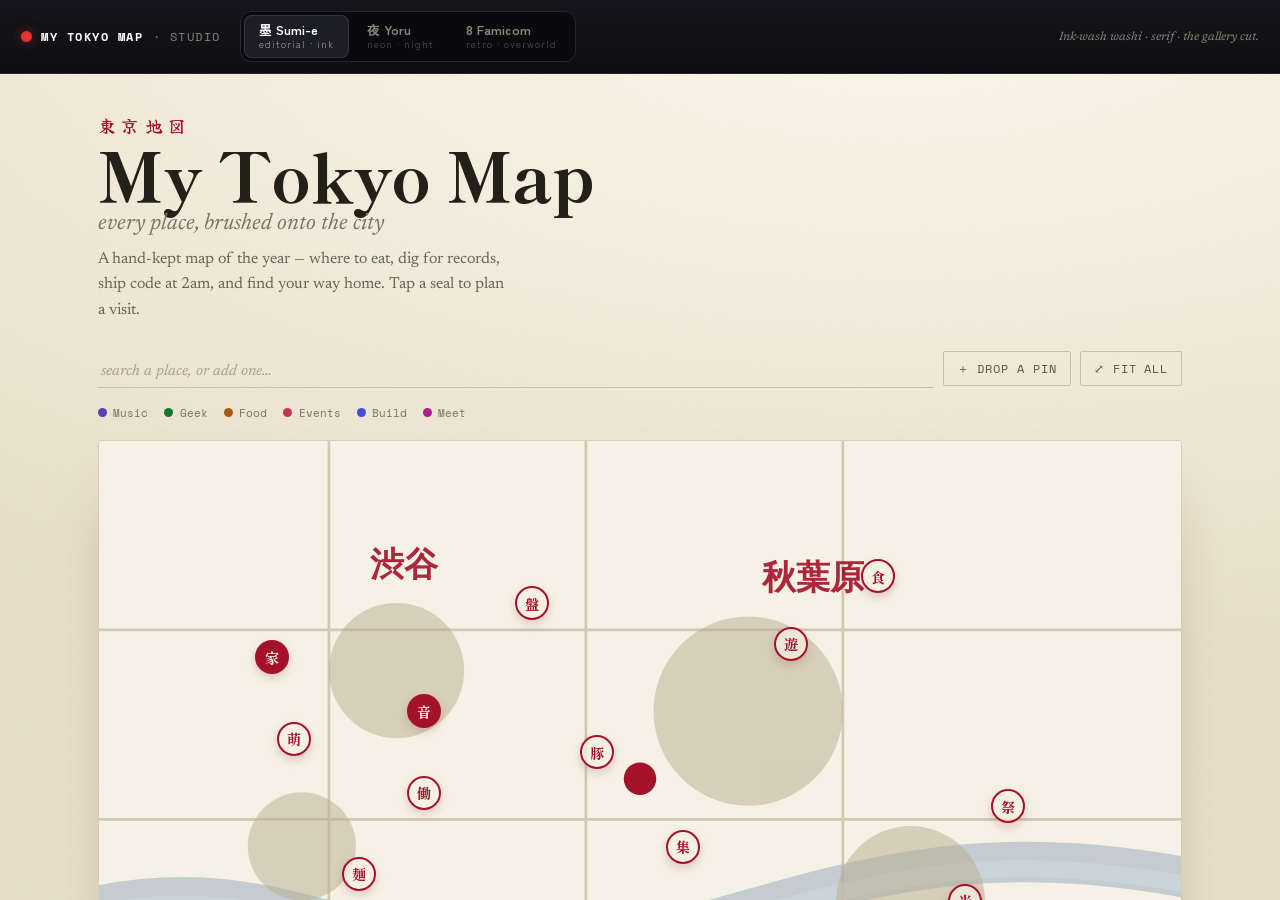
<file: docs/mockups/map-studio.html>
<!DOCTYPE html>
<html lang="en">
<head>
<meta charset="utf-8">
<meta name="viewport" content="width=device-width, initial-scale=1">
<title>My Tokyo Map — design studio</title>
<link rel="preconnect" href="https://fonts.googleapis.com">
<link rel="preconnect" href="https://fonts.gstatic.com" crossorigin>
<link href="https://fonts.googleapis.com/css2?family=Newsreader:ital,opsz,wght@0,6..72,400;0,6..72,500;0,6..72,600;1,6..72,400&family=Shippori+Mincho:wght@500;700;800&family=Zen+Kaku+Gothic+New:wght@400;500;700;900&family=Space+Mono:wght@400;700&family=DotGothic16&family=Yuji+Syuku&display=swap" rel="stylesheet">
<style>
/* ════════════════════════════════════════════════════════════════════════
   MY TOKYO MAP — design studio. Three committed, distinct directions for the
   map page, hand-built (SVG maps, no Leaflet) so the craft is fully controlled.
   Switch with the segmented control. Each view commits to its own world.
   ════════════════════════════════════════════════════════════════════════ */
*{box-sizing:border-box;margin:0;padding:0}
:root{ --shell:#0e0e12; --shell-ink:#e9e6df; --shell-soft:#8a8678; }
html,body{height:100%}
body{ background:var(--shell); color:var(--shell-ink); font-family:'Zen Kaku Gothic New',system-ui,sans-serif; -webkit-font-smoothing:antialiased; overflow-x:hidden; }

/* ── studio frame ── */
.studio{ position:fixed; inset:0; display:flex; flex-direction:column; }
.topbar{ display:flex; align-items:center; gap:1.2rem; padding:.7rem 1.3rem; flex-wrap:wrap;
  background:linear-gradient(180deg,#15151b,#0e0e12); border-bottom:1px solid #24242e; z-index:50; }
.mark{ display:flex; align-items:center; gap:.6rem; font-family:'Space Mono',monospace; font-size:.78rem; letter-spacing:.12em; text-transform:uppercase; color:var(--shell-soft); }
.mark b{ color:#fff; font-weight:700 } .mark .o{ width:11px;height:11px;border-radius:50%;background:#e4322f;box-shadow:0 0 12px #e4322f88 }
.seg{ display:flex; gap:2px; background:#0a0a0e; border:1px solid #26262f; border-radius:11px; padding:3px; }
.seg button{ background:none; border:none; color:var(--shell-soft); font-family:inherit; font-weight:700; font-size:.8rem; cursor:pointer;
  padding:.5rem .95rem; border-radius:8px; display:flex; flex-direction:column; align-items:flex-start; line-height:1.1; transition:color .25s, background .25s; }
.seg button .jp{ font-size:.62rem; opacity:.55; font-weight:400; margin-top:2px; letter-spacing:.1em }
.seg button.on{ background:#1d1d26; color:#fff; box-shadow:inset 0 0 0 1px #34343f }
.seg button:not(.on):hover{ color:#cfcabf }
.tagline{ margin-left:auto; font-size:.74rem; color:var(--shell-soft); font-style:italic; font-family:'Newsreader',serif; }
.frame{ position:relative; flex:1; overflow:hidden; }
.view{ position:absolute; inset:0; overflow:auto; opacity:0; pointer-events:none; transition:opacity .5s cubic-bezier(.22,1,.36,1); }
.view.on{ opacity:1; pointer-events:auto; }

/* shared pin label + detail bits reused per view via scoped vars */
.pin{ position:absolute; transform:translate(-50%,-50%); cursor:pointer; border:none; background:none; }
.pin .lab{ position:absolute; left:50%; bottom:calc(100% + 6px); transform:translateX(-50%); white-space:nowrap; opacity:0; transition:opacity .18s; pointer-events:none; font-size:.66rem; font-weight:700; padding:2px 7px; border-radius:6px; }
.pin:hover .lab,.pin:focus-visible .lab{ opacity:1 }

/* ══════════════════════════════ VIEW 1 · SUMI-E (editorial, washi, ink) ══ */
#v-sumi{ background:#f4efe3;
  background-image:radial-gradient(120% 80% at 70% -10%, #fbf7ec, #f1ead9 55%, #e8dfc9);
  color:#23201a; }
#v-sumi .grain{ position:absolute; inset:0; pointer-events:none; opacity:.5; mix-blend-mode:multiply;
  background-image:url("data:image/svg+xml,%3Csvg xmlns='http://www.w3.org/2000/svg' width='160' height='160'%3E%3Cfilter id='n'%3E%3CfeTurbulence type='fractalNoise' baseFrequency='.8' numOctaves='2'/%3E%3C/filter%3E%3Crect width='100%25' height='100%25' filter='url(%23n)' opacity='.045'/%3E%3C/svg%3E"); }
#v-sumi .wrap{ position:relative; max-width:1180px; margin:0 auto; padding:2.4rem clamp(1.2rem,4vw,3rem) 4rem; }
#v-sumi .kicker{ font-family:'Yuji Syuku',serif; font-size:1.1rem; color:#a4122a; letter-spacing:.3em; }
#v-sumi h1{ font-family:'Shippori Mincho',serif; font-weight:800; font-size:clamp(2.4rem,6vw,4.2rem); line-height:.98; letter-spacing:-.01em; margin:.2rem 0 .1rem; }
#v-sumi h1 .en{ display:block; font-family:'Newsreader',serif; font-style:italic; font-weight:400; font-size:.34em; color:#7a7363; letter-spacing:0; margin-top:.4rem }
#v-sumi .sub{ max-width:46ch; color:#6a6354; font-size:1rem; line-height:1.6; margin:.7rem 0 1.6rem; font-family:'Newsreader',serif; }
#v-sumi .tools{ display:flex; flex-wrap:wrap; gap:.6rem; align-items:center; margin-bottom:1rem }
#v-sumi .search{ flex:1; min-width:220px; border:none; border-bottom:1.5px solid #c9bfa6; background:none; font:inherit; font-size:.95rem; padding:.5rem .2rem; color:#23201a; }
#v-sumi .search::placeholder{ color:#a89e85; font-style:italic; font-family:'Newsreader',serif }
#v-sumi .ghost{ font-family:'Space Mono',monospace; font-size:.72rem; text-transform:uppercase; letter-spacing:.08em; border:1px solid #c9bfa6; background:none; color:#5a5345; padding:.5rem .8rem; border-radius:2px; cursor:pointer; transition:all .2s }
#v-sumi .ghost:hover{ background:#23201a; color:#f4efe3; border-color:#23201a }
#v-sumi .legend{ display:flex; flex-wrap:wrap; gap:1rem; margin-bottom:1.2rem; font-family:'Space Mono',monospace; font-size:.7rem; color:#7a7363 }
#v-sumi .legend span{ display:flex; align-items:center; gap:.4rem } #v-sumi .legend i{ width:9px;height:9px;border-radius:50%;background:var(--c) }
#v-sumi .canvas{ position:relative; border:1px solid #d8cdb3; border-radius:3px; overflow:hidden; box-shadow:0 30px 60px -30px rgba(60,40,20,.4); aspect-ratio:16/10; background:#f6f1e6 }
#v-sumi .seal-pin .seal{ width:34px;height:34px;border-radius:50%; border:2px solid #a4122a; color:#a4122a; background:rgba(244,239,227,.7);
  display:grid; place-items:center; font-family:'Shippori Mincho',serif; font-weight:800; font-size:.9rem; box-shadow:0 4px 10px rgba(120,20,30,.18); backdrop-filter:blur(1px); transition:transform .25s cubic-bezier(.34,1.56,.64,1) }
#v-sumi .seal-pin.fav .seal{ background:#a4122a; color:#f4efe3 }
#v-sumi .seal-pin:hover .seal{ transform:scale(1.12) rotate(-4deg) }
#v-sumi .pin .lab{ background:#23201a; color:#f4efe3; font-family:'Space Mono',monospace; font-weight:400 }
#v-sumi.in .seal-pin{ animation:inkrise .6s cubic-bezier(.22,1,.36,1) both; animation-delay:var(--d) }
@keyframes inkrise{ from{opacity:0; transform:translate(-50%,-35%) scale(.7); filter:blur(3px)} to{opacity:1; transform:translate(-50%,-50%) scale(1); filter:none} }
#v-sumi.in h1,#v-sumi.in .kicker,#v-sumi.in .sub,#v-sumi.in .tools,#v-sumi.in .legend{ animation:rise .7s cubic-bezier(.22,1,.36,1) both }
#v-sumi.in .kicker{animation-delay:.02s} #v-sumi.in h1{animation-delay:.08s} #v-sumi.in .sub{animation-delay:.16s} #v-sumi.in .tools{animation-delay:.22s} #v-sumi.in .legend{animation-delay:.26s}
@keyframes rise{from{opacity:0;transform:translateY(14px)}to{opacity:1;transform:none}}

/* ══════════════════════════════ VIEW 2 · YORU (neon Tokyo night) ════════ */
#v-yoru{ background:#070910;
  background-image:radial-gradient(90% 60% at 80% 0%, #16223f 0%, #0b0f1c 45%, #060810 100%); color:#dfe6f5; }
#v-yoru .wrap{ position:relative; max-width:1180px; margin:0 auto; padding:2.4rem clamp(1.2rem,4vw,3rem) 4rem }
#v-yoru .kicker{ font-family:'Space Mono',monospace; letter-spacing:.4em; text-transform:uppercase; font-size:.72rem; color:#5cd2e6; text-shadow:0 0 14px #5cd2e677 }
#v-yoru h1{ font-family:'Zen Kaku Gothic New',sans-serif; font-weight:900; font-size:clamp(2.3rem,6vw,4rem); letter-spacing:-.02em; line-height:1; margin:.4rem 0 .2rem;
  background:linear-gradient(180deg,#fff,#b9c6e6); -webkit-background-clip:text; background-clip:text; color:transparent; }
#v-yoru h1 .accent{ color:#ff4d8d; -webkit-text-fill-color:#ff4d8d; text-shadow:0 0 24px #ff4d8d88 }
#v-yoru .sub{ max-width:46ch; color:#8e9bbd; font-size:.98rem; line-height:1.6; margin:.6rem 0 1.5rem }
#v-yoru .tools{ display:flex; flex-wrap:wrap; gap:.6rem; align-items:center; margin-bottom:1rem }
#v-yoru .search{ flex:1; min-width:220px; border:1px solid #243456; background:rgba(13,20,38,.6); backdrop-filter:blur(8px); font:inherit; font-size:.92rem; padding:.65rem .9rem; border-radius:999px; color:#dfe6f5 }
#v-yoru .search::placeholder{ color:#5e6c91; font-family:'Space Mono',monospace; font-size:.82rem }
#v-yoru .neon{ font-family:'Space Mono',monospace; font-size:.74rem; text-transform:uppercase; letter-spacing:.08em; border:1px solid #ff4d8d; color:#ff8db8; background:rgba(255,77,141,.06); padding:.6rem .9rem; border-radius:999px; cursor:pointer; transition:all .2s; box-shadow:0 0 0 0 #ff4d8d00 }
#v-yoru .neon:hover{ box-shadow:0 0 18px #ff4d8d55; background:rgba(255,77,141,.14) }
#v-yoru .legend{ display:flex; flex-wrap:wrap; gap:.9rem; margin-bottom:1.2rem; font-family:'Space Mono',monospace; font-size:.68rem; color:#7e8cb0 }
#v-yoru .legend span{display:flex;align-items:center;gap:.4rem} #v-yoru .legend i{width:9px;height:9px;border-radius:50%;background:var(--c);box-shadow:0 0 8px var(--c)}
#v-yoru .canvas{ position:relative; border:1px solid #1b2a44; border-radius:16px; overflow:hidden; aspect-ratio:16/10; background:#070b16;
  box-shadow:0 40px 80px -40px #000, inset 0 0 80px #0a1024 }
#v-yoru .lantern{ width:18px;height:24px;border-radius:46% 46% 50% 50%/40% 40% 60% 60%; background:var(--c);
  box-shadow:0 0 18px var(--c), 0 0 34px color-mix(in srgb,var(--c) 50%,transparent); position:relative; transition:transform .25s }
#v-yoru .lantern::before{content:"";position:absolute;left:50%;top:-5px;transform:translateX(-50%);width:2px;height:5px;background:#3a4a6a}
#v-yoru .pin.fav .lantern{ box-shadow:0 0 24px #ffd76a,0 0 44px #ffd76a99; background:#ffd76a }
#v-yoru .pin:hover .lantern{ transform:scale(1.25) translateY(-2px) }
#v-yoru .pin .ring{ position:absolute; inset:-6px; border-radius:50%; border:1px solid var(--c); opacity:.0; animation:halo 2.6s ease-out infinite }
@keyframes halo{0%{opacity:.5;transform:scale(.5)}100%{opacity:0;transform:scale(2.2)}}
#v-yoru .pin .lab{ background:rgba(8,12,24,.9); color:#dfe6f5; border:1px solid #25365e; font-family:'Space Mono',monospace; font-weight:400 }
#v-yoru.in .pin{ animation:flick .5s ease both; animation-delay:var(--d) }
@keyframes flick{0%{opacity:0}40%{opacity:.3}55%{opacity:1}60%{opacity:.4}100%{opacity:1}}
#v-yoru.in h1,#v-yoru.in .kicker,#v-yoru.in .sub,#v-yoru.in .tools,#v-yoru.in .legend{animation:rise .7s cubic-bezier(.22,1,.36,1) both}
#v-yoru.in .kicker{animation-delay:.02s}#v-yoru.in h1{animation-delay:.08s}#v-yoru.in .sub{animation-delay:.16s}#v-yoru.in .tools{animation-delay:.22s}#v-yoru.in .legend{animation-delay:.26s}

/* ══════════════════════════════ VIEW 3 · FAMICOM (8-bit overworld) ══════ */
#v-fami{ background:#1a1c2c; image-rendering:pixelated; color:#e8e6d8;
  font-family:'DotGothic16','Zen Kaku Gothic New',sans-serif; }
#v-fami .wrap{ position:relative; max-width:1000px; margin:0 auto; padding:2rem clamp(1rem,3vw,2rem) 4rem }
#v-fami .hud{ border:3px solid #e8e6d8; border-radius:4px; background:#202234; box-shadow:6px 6px 0 #000a; padding:1rem 1.1rem; }
#v-fami .kicker{ color:#f7d51d; font-size:.85rem; letter-spacing:.08em }
#v-fami h1{ font-size:clamp(1.7rem,5vw,2.6rem); line-height:1; margin:.2rem 0 .5rem; text-shadow:3px 3px 0 #000 }
#v-fami .sub{ color:#a8a6c0; font-size:.82rem; line-height:1.5; margin-bottom:.8rem }
#v-fami .tools{ display:flex; flex-wrap:wrap; gap:.5rem; align-items:center; margin-bottom:.7rem }
#v-fami .search{ flex:1; min-width:200px; border:2px solid #4a4d6e; background:#15172a; font:inherit; font-size:.8rem; padding:.5rem .7rem; color:#e8e6d8 }
#v-fami .search::placeholder{ color:#6a6d92 }
#v-fami .ab{ font-family:inherit; font-size:.78rem; border:2px solid #e8e6d8; background:#e4322f; color:#fff; padding:.45rem .7rem; cursor:pointer; box-shadow:3px 3px 0 #000; text-transform:uppercase }
#v-fami .ab.b{ background:#3a6de4 } #v-fami .ab:active{ transform:translate(2px,2px); box-shadow:1px 1px 0 #000 }
#v-fami .legend{ display:flex; flex-wrap:wrap; gap:.7rem; margin:.6rem 0 1rem; font-size:.64rem; color:#a8a6c0 }
#v-fami .legend span{display:flex;align-items:center;gap:.3rem} #v-fami .legend i{width:10px;height:10px;background:var(--c)}
#v-fami .canvas{ position:relative; border:3px solid #e8e6d8; border-radius:2px; overflow:hidden; aspect-ratio:16/10; box-shadow:6px 6px 0 #000a }
#v-fami .canvas::after{content:"";position:absolute;inset:0;pointer-events:none;opacity:.16;mix-blend-mode:overlay;background:repeating-linear-gradient(to bottom,#000 0 2px,transparent 2px 4px)}
#v-fami .sprite{ width:22px;height:22px;background:var(--c); border:2px solid #000; box-shadow:2px 2px 0 #0008; display:grid; place-items:center; font-size:.72rem; image-rendering:pixelated }
#v-fami .pin.fav .sprite{ background:#f7d51d }
#v-fami .pin .lab{ background:#000; color:#f7d51d; border:2px solid #f7d51d; font-family:inherit; font-weight:400; border-radius:0 }
#v-fami.in .pin{ animation:hopin .4s steps(4) both; animation-delay:var(--d) }
@keyframes hopin{from{opacity:0;transform:translate(-50%,-120%)}to{opacity:1;transform:translate(-50%,-50%)}}
#v-fami .pin .sprite{ animation:bob 1.4s steps(2) infinite }
@keyframes bob{0%,100%{transform:translateY(0)}50%{transform:translateY(-3px)}}
#v-fami.in .hud{ animation:rise .6s steps(6) both }

/* ── shared detail card (per-view skinned) ── */
.detail{ position:fixed; z-index:60; width:min(320px,90vw); opacity:0; pointer-events:none; transform:translateY(10px) scale(.97);
  transition:opacity .24s cubic-bezier(.22,1,.36,1), transform .28s cubic-bezier(.34,1.56,.64,1); }
.detail.on{ opacity:1; pointer-events:auto; transform:translateY(0) scale(1) }
.detail .card{ padding:1.1rem 1.2rem }
.detail h3{ font-size:1.3rem; margin-bottom:.1rem } .detail .a{ font-size:.82rem; opacity:.7; margin-bottom:.5rem }
.detail .est{ font-size:.8rem; opacity:.85; margin-bottom:.8rem } .detail .acts{ display:flex; flex-wrap:wrap; gap:.4rem }
.detail .acts button{ font:inherit; font-size:.74rem; cursor:pointer; padding:.45rem .65rem; border-radius:8px; border:1px solid currentColor; background:none; color:inherit }
.detail[data-skin=sumi] .card{ background:#f4efe3; color:#23201a; border:1px solid #d8cdb3; border-radius:3px; box-shadow:0 30px 60px -25px rgba(60,40,20,.5); font-family:'Newsreader',serif }
.detail[data-skin=sumi] h3{ font-family:'Shippori Mincho',serif; font-weight:800 }
.detail[data-skin=sumi] .acts button{ border-radius:2px; font-family:'Space Mono',monospace; font-size:.68rem; text-transform:uppercase }
.detail[data-skin=sumi] .acts .pri{ background:#a4122a; color:#f4efe3; border-color:#a4122a }
.detail[data-skin=yoru] .card{ background:rgba(10,15,30,.86); backdrop-filter:blur(14px) saturate(1.3); color:#dfe6f5; border:1px solid #25365e; border-radius:16px; box-shadow:0 30px 70px -25px #000, 0 0 40px #1a2a50 }
.detail[data-skin=yoru] h3{ font-weight:900 } .detail[data-skin=yoru] .acts .pri{ background:#ff4d8d; border-color:#ff4d8d; color:#fff; box-shadow:0 0 16px #ff4d8d66 }
.detail[data-skin=fami]{ width:min(360px,92vw) } .detail[data-skin=fami] .card{ background:#202234; color:#e8e6d8; border:3px solid #e8e6d8; box-shadow:6px 6px 0 #000a; font-family:'DotGothic16',sans-serif }
.detail[data-skin=fami] .acts button{ border-radius:0; border-width:2px; box-shadow:2px 2px 0 #000 } .detail[data-skin=fami] .acts .pri{ background:#e4322f; color:#fff }
.backdrop{ position:fixed; inset:0; z-index:59; background:rgba(0,0,0,.3); opacity:0; pointer-events:none; transition:opacity .25s }
.backdrop.on{ opacity:1; pointer-events:auto }

@media(prefers-reduced-motion:reduce){ *{animation-duration:.001ms!important; transition-duration:.001ms!important} .pin .ring,.detail .est~*{} #v-yoru .pin .ring{display:none} }
</style>
</head>
<body>
<div class="studio">
  <div class="topbar">
    <span class="mark"><span class="o"></span> <b>MY TOKYO MAP</b> · studio</span>
    <div class="seg" id="seg">
      <button class="on" data-v="sumi">墨 Sumi-e<span class="jp">editorial · ink</span></button>
      <button data-v="yoru">夜 Yoru<span class="jp">neon · night</span></button>
      <button data-v="fami">8 Famicom<span class="jp">retro · overworld</span></button>
    </div>
    <span class="tagline" id="tagline">Three worlds for the same map — pick one, or mix.</span>
  </div>
  <div class="frame" id="frame"></div>
</div>
<div class="backdrop" id="backdrop"></div>
<div class="detail" id="detail"><div class="card"></div></div>

<script>
const PLACES=[
  {n:'Five G',jp:'音',a:'Harajuku',c:'#5a3fb5',x:30,y:40,fav:1,g:'🎵'},
  {n:'Super Potato',jp:'遊',a:'Akihabara',c:'#167530',x:64,y:30,g:'🕹️'},
  {n:'Ramen Nagi',jp:'麺',a:'Shibuya',c:'#a85716',x:24,y:64,g:'🍜'},
  {n:'teamLab',jp:'光',a:'Toyosu',c:'#c43459',x:80,y:68,g:'✦'},
  {n:'Home',jp:'家',a:'Nakano',c:'#3a5ba0',x:16,y:32,fav:1,g:'⛩'},
  {n:'Disk Union',jp:'盤',a:'Shinjuku',c:'#5a3fb5',x:40,y:24,g:'🎵'},
  {n:'Bit Valley',jp:'働',a:'Shibuya',c:'#3f51d6',x:30,y:52,g:'🏙'},
  {n:'Comiket',jp:'祭',a:'Ariake',c:'#c43459',x:84,y:54,g:'祭'},
  {n:'Mikawaya',jp:'食',a:'Asakusa',c:'#a85716',x:72,y:20,g:'🍣'},
  {n:'Roppongi HQ',jp:'集',a:'Roppongi',c:'#a8228d',x:54,y:60,g:'👥'},
  {n:'Broadway',jp:'萌',a:'Nakano',c:'#167530',x:18,y:44,g:'🕹️'},
  {n:'Maisen',jp:'豚',a:'Omotesando',c:'#a85716',x:46,y:46,g:'🍱'},
];
const FILTERS=[['#5a3fb5','Music'],['#167530','Geek'],['#a85716','Food'],['#c43459','Events'],['#3f51d6','Build'],['#a8228d','Meet']];

/* ── per-view SVG maps (hand-drawn, intentional) ── */
const MAPS={
 sumi:`<svg viewBox="0 0 160 100" preserveAspectRatio="xMidYMid slice" width="100%" height="100%">
   <rect width="160" height="100" fill="#f6f1e6"/>
   <g stroke="#c2b79b" stroke-width=".4" fill="none" opacity=".7">
     <path d="M0 28 H160 M0 56 H160 M0 80 H160 M34 0 V100 M72 0 V100 M110 0 V100"/></g>
   <path d="M-5 70 C 30 60, 45 84, 80 74 S 130 58, 168 66" stroke="#9bb0bd" stroke-width="6" fill="none" stroke-linecap="round" opacity=".55"/>
   <path d="M-5 71 C 30 61, 45 85, 80 75 S 130 59, 168 67" stroke="#cbd7dd" stroke-width="2.5" fill="none" stroke-linecap="round" opacity=".7"/>
   <g fill="#b9ad90" opacity=".5"><circle cx="44" cy="34" r="10"/><circle cx="96" cy="40" r="14"/><circle cx="30" cy="60" r="8"/><circle cx="120" cy="68" r="11"/></g>
   <g fill="#a4122a" opacity=".9" font-family="serif" font-size="5" font-weight="700">
     <text x="40" y="20">渋谷</text><text x="98" y="22">秋葉原</text><text x="22" y="90">目黒</text><text x="120" y="90">豊洲</text></g>
   <circle cx="80" cy="50" r="2.4" fill="#a4122a"/></svg>`,
 yoru:`<svg viewBox="0 0 160 100" preserveAspectRatio="xMidYMid slice" width="100%" height="100%">
   <defs><filter id="gl"><feGaussianBlur stdDeviation="1.4"/></filter></defs>
   <rect width="160" height="100" fill="#070b16"/>
   <g filter="url(#gl)" fill="none" stroke-linecap="round">
     <path d="M0 30 H160" stroke="#1c5e8c" stroke-width="1.4" opacity=".8"/>
     <path d="M0 58 H160" stroke="#7a2b6e" stroke-width="1.4" opacity=".7"/>
     <path d="M34 0 V100" stroke="#1c5e8c" stroke-width="1.4" opacity=".7"/>
     <path d="M72 0 V100" stroke="#2a7fa8" stroke-width="1.6" opacity=".9"/>
     <path d="M110 0 V100" stroke="#7a2b6e" stroke-width="1.4" opacity=".7"/>
     <path d="M-5 72 C 30 62, 45 86, 80 76 S 130 60, 168 68" stroke="#2bd4e6" stroke-width="2" opacity=".7"/></g>
   <g fill="#5cd2e6"><circle cx="72" cy="30" r="1.6"/><circle cx="34" cy="58" r="1.4"/><circle cx="110" cy="30" r="1.4"/></g>
   <g opacity=".5"><circle cx="42" cy="36" r="20" fill="#16243f"/><circle cx="100" cy="44" r="26" fill="#1f1530"/><circle cx="120" cy="70" r="18" fill="#102a3a"/></g></svg>`,
 fami:`<svg viewBox="0 0 160 100" preserveAspectRatio="xMidYMid slice" width="100%" height="100%" shape-rendering="crispEdges">
   <rect width="160" height="100" fill="#5aa85a"/>
   <g fill="#4e964e">${Array.from({length:200},(_,i)=>`<rect x="${(i%20)*8}" y="${Math.floor(i/20)*8}" width="4" height="4" opacity="${(i*7%3)?0:.5}"/>`).join('')}</g>
   <rect x="0" y="62" width="160" height="38" fill="#3a78c8"/>
   <g fill="#2f63aa">${Array.from({length:60},(_,i)=>`<rect x="${(i%20)*8}" y="${62+Math.floor(i/20)*8}" width="4" height="4"/>`).join('')}</g>
   <g fill="#c8a05a"><rect x="0" y="46" width="160" height="6"/><rect x="68" y="0" width="6" height="100"/></g>
   <g fill="#7ac87a"><rect x="36" y="20" width="14" height="14"/><rect x="96" y="26" width="18" height="14"/></g>
   <g fill="#2a8a2a"><rect x="20" y="30" width="4" height="6"/><rect x="50" y="14" width="4" height="6"/><rect x="130" y="40" width="4" height="6"/></g></svg>`
};

const frame=document.getElementById('frame');
const detail=document.getElementById('detail'), backdrop=document.getElementById('backdrop');
let view='sumi';

const TAG={sumi:'Ink-wash washi · serif · the gallery cut.',yoru:'Tokyo after midnight · neon glow · the 2am cut.',fami:'8-bit overworld · sprites · the arcade cut.'};
const PINCLASS={sumi:'seal-pin',yoru:'',fami:''};
function pinInner(v,p){
  if(v==='sumi') return `<span class="seal" style="--c:${p.c}">${p.jp}</span>`;
  if(v==='yoru') return `<span class="ring" style="--c:${p.c}"></span><span class="lantern" style="--c:${p.c}"></span>`;
  return `<span class="sprite" style="--c:${p.c}">${p.g}</span>`;
}
function render(v){
  view=v;
  const pins=PLACES.map((p,i)=>`<button class="pin ${PINCLASS[v]} ${p.fav?'fav':''}" style="left:${p.x}%;top:${p.y}%;--d:${i*45}ms" data-i="${i}" aria-label="${p.n}">
    ${pinInner(v,p)}<span class="lab">${p.n}</span></button>`).join('');
  const legend=FILTERS.map(([c,l])=>`<span style="--c:${c}"><i></i>${l}</span>`).join('');
  const shells={
   sumi:`<div id="v-sumi" class="view"><div class="grain"></div><div class="wrap">
     <div class="kicker">東京地図</div>
     <h1>My Tokyo Map<span class="en">every place, brushed onto the city</span></h1>
     <p class="sub">A hand-kept map of the year — where to eat, dig for records, ship code at 2am, and find your way home. Tap a seal to plan a visit.</p>
     <div class="tools"><input class="search" placeholder="search a place, or add one…"><button class="ghost">＋ Drop a pin</button><button class="ghost">⤢ Fit all</button></div>
     <div class="legend">${legend}</div>
     <div class="canvas">${MAPS.sumi}${pins}</div></div></div>`,
   yoru:`<div id="v-yoru" class="view"><div class="wrap">
     <div class="kicker">TOKYO · 02:00</div>
     <h1>My Tokyo <span class="accent">Map</span></h1>
     <p class="sub">The city after midnight — record bars in Shimokita, ramen in Shibuya, the long train home. Every pin a lantern you've lit.</p>
     <div class="tools"><input class="search" placeholder="SEARCH // address or name"><button class="neon">＋ DROP A PIN</button><button class="neon">⤢ FIT ALL</button></div>
     <div class="legend">${legend}</div>
     <div class="canvas">${MAPS.yoru}${pins}</div></div></div>`,
   fami:`<div id="v-fami" class="view"><div class="wrap"><div class="hud">
     <div class="kicker">★ WORLD 1 — TOKYO</div>
     <h1>MY TOKYO MAP</h1>
     <p class="sub">Press a sprite to open it. Collect all the places. ⛩ marks your home base.</p>
     <div class="tools"><input class="search" placeholder="ADD A PLACE…"><button class="ab">Ａ DROP</button><button class="ab b">Ｂ FIT</button></div>
     <div class="legend">${legend}</div>
     <div class="canvas">${MAPS.fami}${pins}</div></div></div></div>`
  };
  frame.innerHTML=shells[v];
  const el=frame.querySelector('.view');
  requestAnimationFrame(()=>{ el.classList.add('on'); el.classList.add('in'); });
  el.querySelectorAll('.pin').forEach(b=>b.addEventListener('click',()=>openDetail(+b.dataset.i)));
  document.getElementById('tagline').textContent=TAG[v];
}
function openDetail(i){
  const p=PLACES[i];
  detail.dataset.skin=view;
  detail.querySelector('.card').innerHTML=`<h3>${p.fav?'⛩ ':''}${p.n}</h3><div class="a">${p.a}${p.fav?' · home base':''}</div>
    <div class="est">${p.fav?'Your base — routes start here while you plan.':'≈ 22 min from home · transit'}</div>
    <div class="acts"><button class="pri">🧭 Directions</button><button>✓ Visited</button><button>✎ Note</button><button>★</button></div>`;
  detail.style.left='50%'; detail.style.top='auto'; detail.style.bottom='3vh'; detail.style.transform='translateX(-50%)';
  detail.classList.add('on'); backdrop.classList.add('on');
  detail.querySelectorAll('button').forEach(b=>b.addEventListener('click',close));
}
function close(){ detail.classList.remove('on'); backdrop.classList.remove('on'); }
backdrop.onclick=close; addEventListener('keydown',e=>{if(e.key==='Escape')close()});
document.getElementById('seg').addEventListener('click',e=>{const b=e.target.closest('button');if(!b)return;
  document.querySelectorAll('.seg button').forEach(x=>x.classList.remove('on'));b.classList.add('on');close();render(b.dataset.v);});
render('sumi');
</script>
</body>
</html>
</file>
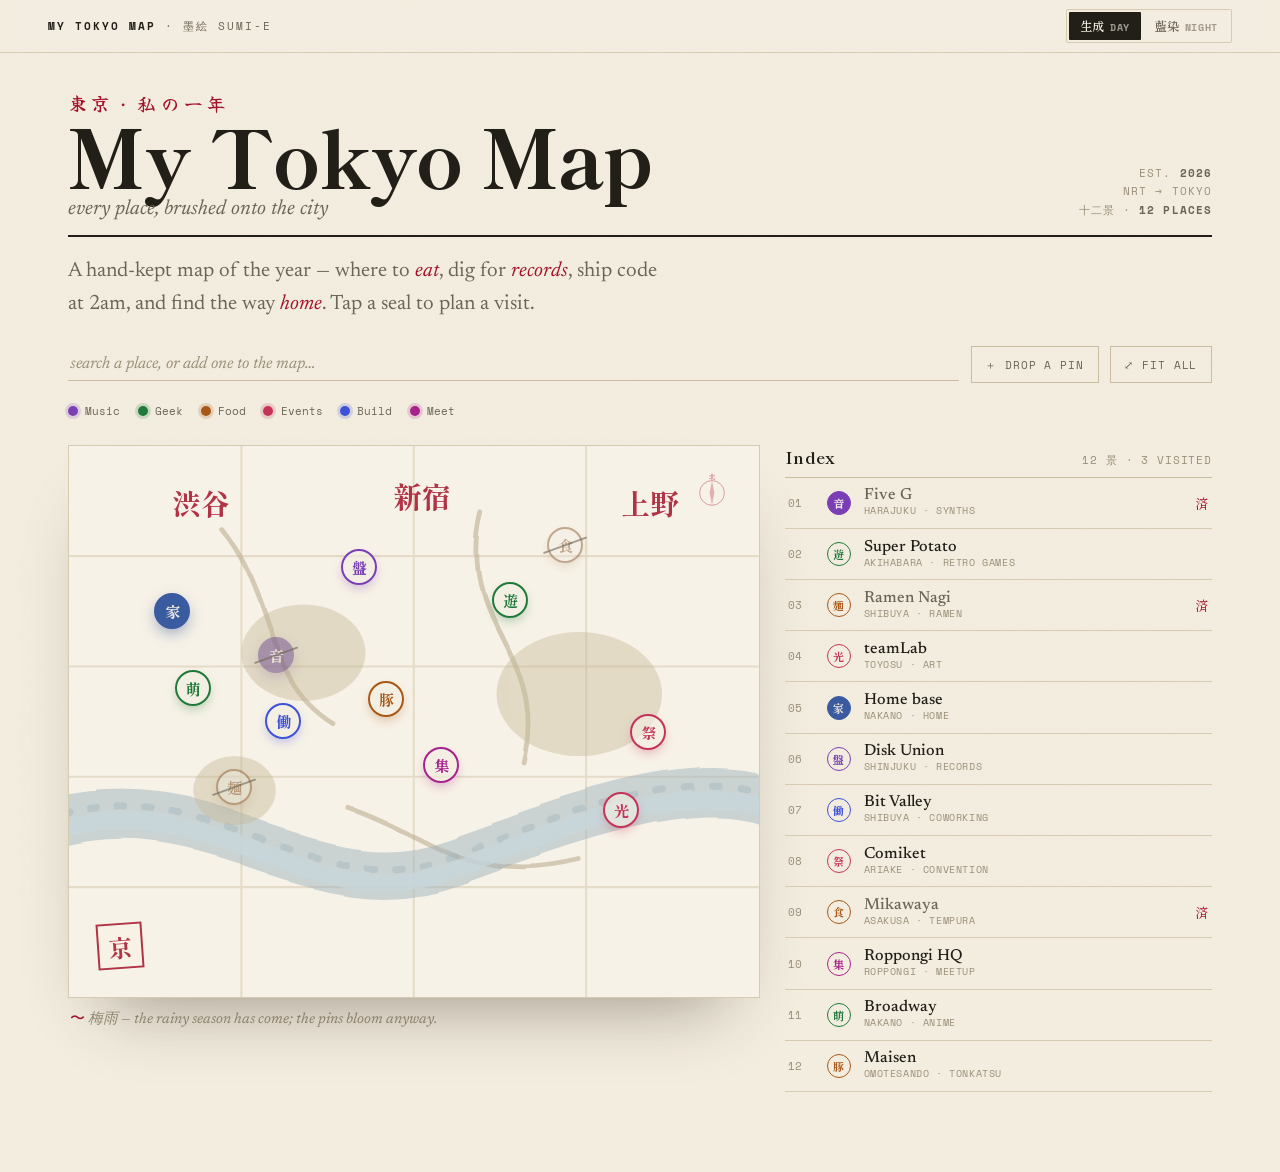
<file: docs/mockups/map-sumi.html>
<!DOCTYPE html>
<html lang="en" data-paper="kinari">
<head>
<meta charset="utf-8">
<meta name="viewport" content="width=device-width, initial-scale=1">
<title>My Tokyo Map — 墨絵 sumi-e</title>
<link rel="preconnect" href="https://fonts.googleapis.com">
<link rel="preconnect" href="https://fonts.gstatic.com" crossorigin>
<link href="https://fonts.googleapis.com/css2?family=Newsreader:ital,opsz,wght@0,6..72,400;0,6..72,500;0,6..72,600;1,6..72,400;1,6..72,500&family=Shippori+Mincho:wght@500;600;700;800&family=Zen+Kaku+Gothic+New:wght@400;500;700&family=Space+Mono:wght@400;700&family=Yuji+Syuku&display=swap" rel="stylesheet">
<style>
/* ════════════════════════════════════════════════════════════════════════
   MY TOKYO MAP — 墨絵 (sumi-e). The refined cut. Ink-wash brushwork, washi
   paper, hanko-seal pins, an editorial index. Two paper treatments to compare:
   kinari (cream day) and aizome (indigo night). Hand-built SVG ink map.
   ════════════════════════════════════════════════════════════════════════ */
*{box-sizing:border-box;margin:0;padding:0}
:root{
  --paper:#f3ede0; --paper-2:#f7f2e7; --wash:#ece3d0;
  --ink:#221f18; --ink-2:#6c6454; --ink-faint:#9a8f78;
  --line:#d6cab0; --rule:#cabd9f;
  --vermilion:#a4122a; --vermilion-2:#c33;
  --river:#9fb3bd; --river-core:#c8d6db; --ward:#bdb091; --blot:#c4b896;
}
[data-paper=aizome]{
  --paper:#141d2e; --paper-2:#18233a; --wash:#0f1626;
  --ink:#e7e2d2; --ink-2:#9fb0c8; --ink-faint:#6a7a96;
  --line:#2a3850; --rule:#33425e;
  --vermilion:#e6604f; --vermilion-2:#ff7a66;
  --river:#2f4f63; --river-core:#4f8aa6; --ward:#33425e; --blot:#1d2c44;
}
html,body{height:100%}
body{ background:var(--paper); color:var(--ink); font-family:'Zen Kaku Gothic New',system-ui,sans-serif;
  -webkit-font-smoothing:antialiased; transition:background .6s, color .6s; }
/* paper grain */
body::before{ content:""; position:fixed; inset:0; pointer-events:none; z-index:1; opacity:.55; mix-blend-mode:multiply;
  background-image:url("data:image/svg+xml,%3Csvg xmlns='http://www.w3.org/2000/svg' width='180' height='180'%3E%3Cfilter id='n'%3E%3CfeTurbulence type='fractalNoise' baseFrequency='.9' numOctaves='2'/%3E%3C/filter%3E%3Crect width='100%25' height='100%25' filter='url(%23n)' opacity='.04'/%3E%3C/svg%3E"); }
[data-paper=aizome] body::before{ mix-blend-mode:screen; opacity:.35 }

/* ── slim control bar ── */
.bar{ position:sticky; top:0; z-index:20; display:flex; align-items:center; gap:1rem; flex-wrap:wrap;
  padding:.55rem clamp(1rem,4vw,3rem); border-bottom:1px solid var(--line); background:color-mix(in srgb,var(--paper) 90%,transparent);
  backdrop-filter:blur(6px); }
.bar .b-mark{ font-family:'Space Mono',monospace; font-size:.7rem; letter-spacing:.18em; text-transform:uppercase; color:var(--ink-2) }
.bar .b-mark b{ color:var(--ink) }
.toggle{ margin-left:auto; display:flex; gap:.2rem; border:1px solid var(--line); border-radius:2px; padding:2px }
.toggle button{ background:none; border:none; cursor:pointer; font-family:'Shippori Mincho',serif; font-weight:600; font-size:.76rem; color:var(--ink-2);
  padding:.32rem .7rem; border-radius:1px; transition:all .3s }
.toggle button.on{ background:var(--ink); color:var(--paper) }
.toggle button .en{ font-family:'Space Mono',monospace; font-size:.6rem; text-transform:uppercase; letter-spacing:.06em; opacity:.6; margin-left:.35rem }

/* ── layout ── */
.sheet{ position:relative; z-index:2; max-width:1240px; margin:0 auto; padding:2.6rem clamp(1.2rem,4vw,3rem) 5rem; }
.masthead{ display:flex; align-items:flex-end; justify-content:space-between; gap:1.5rem; border-bottom:2px solid var(--ink); padding-bottom:1rem; flex-wrap:wrap }
.kicker{ font-family:'Yuji Syuku',serif; font-size:1.15rem; color:var(--vermilion); letter-spacing:.28em; line-height:1 }
h1{ font-family:'Shippori Mincho',serif; font-weight:800; font-size:clamp(2.6rem,7vw,5rem); line-height:.92; letter-spacing:-.01em; margin:.35rem 0 0 }
h1 .en{ display:block; font-family:'Newsreader',serif; font-style:italic; font-weight:400; font-size:.26em; color:var(--ink-2); letter-spacing:0; margin-top:.5rem }
.dateline{ font-family:'Space Mono',monospace; font-size:.68rem; text-transform:uppercase; letter-spacing:.1em; color:var(--ink-faint); text-align:right; line-height:1.7 }
.dateline b{ color:var(--ink-2) }
.lede{ font-family:'Newsreader',serif; font-size:clamp(1.05rem,2vw,1.3rem); line-height:1.55; color:var(--ink-2); max-width:54ch; margin:1.2rem 0 1.6rem }
.lede em{ color:var(--vermilion); font-style:italic }

.toolrow{ display:flex; flex-wrap:wrap; gap:.7rem; align-items:center; margin-bottom:1rem }
.search{ flex:1; min-width:240px; border:none; border-bottom:1.5px solid var(--rule); background:none; font-family:'Newsreader',serif; font-size:1.05rem; padding:.5rem .1rem; color:var(--ink) }
.search::placeholder{ color:var(--ink-faint); font-style:italic } .search:focus{ outline:none; border-color:var(--ink) }
.ghost{ font-family:'Space Mono',monospace; font-size:.7rem; text-transform:uppercase; letter-spacing:.08em; border:1px solid var(--rule); background:none; color:var(--ink-2); padding:.55rem .85rem; cursor:pointer; transition:all .25s }
.ghost:hover{ background:var(--ink); color:var(--paper); border-color:var(--ink) }

.legend{ display:flex; flex-wrap:wrap; gap:.2rem 1.1rem; margin-bottom:1.4rem }
.lg{ font-family:'Space Mono',monospace; font-size:.7rem; color:var(--ink-2); background:none; border:none; cursor:pointer; display:inline-flex; align-items:center; gap:.45rem; padding:.2rem 0; transition:opacity .2s }
.lg i{ width:10px; height:10px; border-radius:50%; background:var(--c); box-shadow:0 0 0 3px color-mix(in srgb,var(--c) 18%,transparent) }
.lg.off{ opacity:.32; text-decoration:line-through }

.grid{ display:grid; grid-template-columns:1fr; gap:1.6rem }
@media(min-width:900px){ .grid{ grid-template-columns:1.62fr 1fr } }

/* ── the ink map ── */
.plate{ position:relative; border:1px solid var(--line); background:var(--paper-2);
  box-shadow:0 40px 70px -38px rgba(40,28,12,.45); aspect-ratio:5/4; overflow:hidden; }
[data-paper=aizome] .plate{ box-shadow:0 40px 80px -40px #000 }
.plate svg{ position:absolute; inset:0; width:100%; height:100% }
.ink-grid{ stroke:var(--line); stroke-width:.3; opacity:.55 }
.ink-river{ fill:none; stroke-linecap:round; stroke-linejoin:round }
.ink-river.wide{ stroke:var(--river); stroke-width:7; opacity:.5 }
.ink-river.core{ stroke:var(--river-core); stroke-width:2.6; opacity:.75 }
.ink-river.dry{ stroke:var(--river); stroke-width:1; opacity:.4; stroke-dasharray:1 3 }
.ink-ward{ fill:none; stroke:var(--ward); stroke-width:.7; opacity:.6; stroke-linecap:round }
.ink-blot{ fill:var(--blot); opacity:.42 }
.ink-name{ fill:var(--vermilion); font-family:'Shippori Mincho',serif; font-weight:700; opacity:.85 }
.ink-name.s{ fill:var(--ink-2); opacity:.5; font-size:3px; font-family:'Space Mono',monospace }
.seal-mark{ fill:none; stroke:var(--vermilion); stroke-width:.8; opacity:.8 }
.draw{ stroke-dasharray:var(--len); stroke-dashoffset:var(--len); animation:draw 1.6s cubic-bezier(.22,1,.36,1) .2s forwards }
@keyframes draw{ to{ stroke-dashoffset:0 } }
.margin-jp{ position:absolute; top:6%; right:3%; writing-mode:vertical-rl; font-family:'Yuji Syuku',serif; font-size:1.1rem; letter-spacing:.3em; color:var(--ink-faint); opacity:.6 }
.corner-seal{ position:absolute; left:4%; bottom:5%; width:46px; height:46px; border:2px solid var(--vermilion); color:var(--vermilion);
  display:grid; place-items:center; font-family:'Shippori Mincho',serif; font-weight:800; font-size:1.5rem; transform:rotate(-4deg); opacity:.85;
  background:color-mix(in srgb,var(--paper) 30%,transparent) }

/* ── seal pins ── */
.pin{ position:absolute; transform:translate(-50%,-50%); border:none; background:none; cursor:pointer; z-index:3 }
.seal{ width:36px; height:36px; border-radius:50%; border:2px solid var(--vermilion); color:var(--vermilion);
  background:color-mix(in srgb,var(--paper) 62%,transparent); backdrop-filter:blur(1px);
  display:grid; place-items:center; font-family:'Shippori Mincho',serif; font-weight:800; font-size:.95rem;
  box-shadow:0 5px 12px -3px color-mix(in srgb,var(--vermilion) 40%,transparent); transition:transform .3s cubic-bezier(.34,1.56,.64,1) }
.pin.fav .seal{ background:var(--vermilion); color:var(--paper); box-shadow:0 6px 16px -3px color-mix(in srgb,var(--vermilion) 60%,transparent) }
.pin.visited .seal{ opacity:.5; filter:grayscale(.4) }
.pin.visited::after{ content:""; position:absolute; left:50%; top:50%; width:46px; height:1.5px; background:var(--ink-2); transform:translate(-50%,-50%) rotate(-20deg); opacity:.6 }
.pin:hover .seal,.pin:focus-visible .seal{ transform:scale(1.14) rotate(-5deg) }
.pin .lab{ position:absolute; left:50%; bottom:calc(100% + 7px); transform:translateX(-50%); white-space:nowrap; opacity:0; transition:opacity .18s;
  font-family:'Space Mono',monospace; font-size:.64rem; background:var(--ink); color:var(--paper); padding:2px 7px; pointer-events:none }
.pin:hover .lab,.pin:focus-visible .lab{ opacity:1 }
.pin.hide{ opacity:0; pointer-events:none; transition:opacity .3s }
.in .pin{ animation:inkrise .7s cubic-bezier(.22,1,.36,1) both; animation-delay:var(--d) }
@keyframes inkrise{ from{opacity:0; transform:translate(-50%,-32%) scale(.6); filter:blur(4px)} to{opacity:1; transform:translate(-50%,-50%) scale(1); filter:none} }

/* ── editorial index (plate list) ── */
.index h2{ font-family:'Shippori Mincho',serif; font-weight:700; font-size:1.05rem; letter-spacing:.02em; padding-bottom:.5rem; border-bottom:1px solid var(--rule); display:flex; justify-content:space-between; align-items:baseline }
.index h2 .ct{ font-family:'Space Mono',monospace; font-size:.66rem; color:var(--ink-faint); font-weight:400; text-transform:uppercase; letter-spacing:.08em }
.ix{ display:flex; align-items:center; gap:.8rem; padding:.6rem .2rem; border-bottom:1px solid var(--line); cursor:pointer; transition:background .2s }
.ix:hover{ background:color-mix(in srgb,var(--wash) 60%,transparent) }
.ix .no{ font-family:'Space Mono',monospace; font-size:.66rem; color:var(--ink-faint); width:1.6rem }
.ix .sm{ width:24px; height:24px; border-radius:50%; border:1.5px solid var(--c); color:var(--c); display:grid; place-items:center; font-family:'Shippori Mincho',serif; font-weight:700; font-size:.7rem; flex:none }
.ix.fav .sm{ background:var(--c); color:var(--paper) }
.ix .nm{ font-family:'Newsreader',serif; font-size:1rem; font-weight:500; flex:1 }
.ix .nm small{ display:block; font-family:'Space Mono',monospace; font-size:.62rem; color:var(--ink-faint); text-transform:uppercase; letter-spacing:.06em; font-weight:400 }
.ix .vd{ font-family:'Shippori Mincho',serif; color:var(--vermilion); font-size:.85rem; opacity:0 }
.ix.visited .vd{ opacity:1 } .ix.visited .nm{ color:var(--ink-2) }
.in .ix{ animation:rise .6s cubic-bezier(.22,1,.36,1) both; animation-delay:calc(var(--d) + .2s) }
@keyframes rise{ from{opacity:0; transform:translateY(10px)} to{opacity:1; transform:none} }
.in .kicker,.in h1,.in .lede,.in .toolrow,.in .legend{ animation:rise .8s cubic-bezier(.22,1,.36,1) both }
.in h1{animation-delay:.06s}.in .lede{animation-delay:.14s}.in .toolrow{animation-delay:.2s}.in .legend{animation-delay:.24s}

/* ── detail card (washi) ── */
.backdrop{ position:fixed; inset:0; z-index:40; background:color-mix(in srgb,var(--ink) 30%,transparent); opacity:0; pointer-events:none; transition:opacity .3s }
.backdrop.on{ opacity:1; pointer-events:auto }
.detail{ position:fixed; z-index:41; left:50%; bottom:4vh; transform:translateX(-50%) translateY(14px); width:min(360px,92vw); opacity:0; pointer-events:none;
  background:var(--paper-2); border:1px solid var(--line); box-shadow:0 40px 70px -30px rgba(40,28,12,.6);
  transition:opacity .26s cubic-bezier(.22,1,.36,1), transform .3s cubic-bezier(.34,1.56,.64,1); }
[data-paper=aizome] .detail{ box-shadow:0 40px 80px -30px #000 }
.detail.on{ opacity:1; pointer-events:auto; transform:translateX(-50%) translateY(0) }
.detail .top{ display:flex; gap:.8rem; align-items:center; padding:1.1rem 1.2rem .6rem }
.detail .sm{ width:40px;height:40px;border-radius:50%;border:2px solid var(--vermilion);color:var(--vermilion);display:grid;place-items:center;font-family:'Shippori Mincho',serif;font-weight:800;font-size:1.1rem;flex:none }
.detail.fav .sm{ background:var(--vermilion); color:var(--paper) }
.detail h3{ font-family:'Shippori Mincho',serif; font-weight:700; font-size:1.4rem; line-height:1 }
.detail .a{ font-family:'Space Mono',monospace; font-size:.66rem; text-transform:uppercase; letter-spacing:.06em; color:var(--ink-faint); margin-top:.25rem }
.detail .est{ font-family:'Newsreader',serif; font-style:italic; color:var(--ink-2); font-size:.95rem; padding:0 1.2rem .3rem }
.detail .acts{ display:flex; flex-wrap:wrap; gap:.45rem; padding:.7rem 1.2rem 1.1rem }
.detail .acts button{ font-family:'Space Mono',monospace; font-size:.66rem; text-transform:uppercase; letter-spacing:.05em; border:1px solid var(--rule); background:none; color:var(--ink-2); padding:.5rem .7rem; cursor:pointer; transition:all .2s }
.detail .acts button:hover{ border-color:var(--ink); color:var(--ink) }
.detail .acts .pri{ background:var(--vermilion); color:var(--paper); border-color:var(--vermilion) }
.detail .acts .pri:hover{ filter:brightness(1.08); color:var(--paper) }

/* ── cross-highlight (index ↔ map) ── */
.pin.hot .seal{ transform:scale(1.2) rotate(-6deg); box-shadow:0 0 0 6px color-mix(in srgb,var(--vermilion) 16%,transparent), 0 6px 16px -3px color-mix(in srgb,var(--vermilion) 50%,transparent) }
.pin.hot .lab{ opacity:1 }
.ix.hot{ background:color-mix(in srgb,var(--wash) 75%,transparent); box-shadow:inset 2px 0 0 var(--c) }
.pin.dim,.ix.dim{ opacity:.16; transition:opacity .25s } .ix.dim{ pointer-events:none }

/* ── hanko "visited" stamp ── */
.stamp{ position:absolute; left:50%; top:50%; width:30px; height:30px; border-radius:50%; border:2px solid var(--vermilion-2);
  color:var(--vermilion-2); display:grid; place-items:center; font-family:'Shippori Mincho',serif; font-weight:800; font-size:.8rem;
  transform:translate(-50%,-50%) scale(2) rotate(-14deg); opacity:0; pointer-events:none; z-index:4;
  background:color-mix(in srgb,var(--paper) 20%,transparent); animation:stamp .5s cubic-bezier(.5,1.7,.5,1) forwards }
@keyframes stamp{ 0%{opacity:0;transform:translate(-50%,-50%) scale(2) rotate(-14deg)} 55%{opacity:1;transform:translate(-50%,-50%) scale(.9) rotate(-7deg)} 70%{transform:translate(-50%,-50%) scale(1.05) rotate(-7deg)} 100%{opacity:1;transform:translate(-50%,-50%) scale(1) rotate(-7deg)} }
.splat{ position:absolute; left:50%; top:50%; width:4px; height:4px; border-radius:50%; background:var(--vermilion-2); pointer-events:none; z-index:4;
  transform:translate(-50%,-50%); animation:splat .55s ease-out forwards }
@keyframes splat{ from{opacity:.8; transform:translate(-50%,-50%)} to{opacity:0; transform:translate(calc(-50% + var(--sx)),calc(-50% + var(--sy)))} }

/* ── compass + seasonal caption ── */
.plate svg.compass{ position:absolute; left:auto; bottom:auto; right:4%; top:5%; width:38px; height:38px; opacity:.5; z-index:2 }
.mapfig{ margin:0 } .cap{ font-family:'Newsreader',serif; font-style:italic; font-size:.92rem; color:var(--ink-faint); margin-top:.7rem; padding-left:.1rem }
.cap::before{ content:"〜 "; color:var(--vermilion); font-style:normal }

@media(prefers-reduced-motion:reduce){ *{animation:none!important; transition-duration:.001ms!important} .draw{stroke-dashoffset:0} }
@media(max-width:899px){ .masthead{ align-items:flex-start } .dateline{ text-align:left } }
</style>
</head>
<body>
<div class="bar">
  <span class="b-mark"><b>MY TOKYO MAP</b> · 墨絵 sumi-e</span>
  <div class="toggle" id="paper">
    <button class="on" data-p="kinari">生成<span class="en">day</span></button>
    <button data-p="aizome">藍染<span class="en">night</span></button>
  </div>
</div>

<div class="sheet" id="sheet">
  <div class="masthead">
    <div>
      <div class="kicker">東京・私の一年</div>
      <h1>My Tokyo Map<span class="en">every place, brushed onto the city</span></h1>
    </div>
    <div class="dateline">EST. <b>2026</b><br>NRT → TOKYO<br>十二景 · <b id="dl-ct">12 PLACES</b></div>
  </div>

  <p class="lede">A hand-kept map of the year — where to <em>eat</em>, dig for <em>records</em>, ship code at 2am, and find the way <em>home</em>. Tap a seal to plan a visit.</p>

  <div class="toolrow">
    <input class="search" id="sumiSearch" placeholder="search a place, or add one to the map…">
    <button class="ghost" data-act="drop">＋ Drop a pin</button>
    <button class="ghost" data-act="fit">⤢ Fit all</button>
  </div>
  <div class="legend" id="legend"></div>

  <div class="grid">
    <figure class="mapfig">
      <div class="plate" id="plate"></div>
      <figcaption class="cap" id="cap">梅雨 — the rainy season has come; the pins bloom anyway.</figcaption>
    </figure>
    <div class="index">
      <h2>Index <span class="ct" id="ix-ct"></span></h2>
      <div id="ixlist"></div>
    </div>
  </div>
</div>

<div class="backdrop" id="backdrop"></div>
<div class="detail" id="detail"></div>

<script>
const PLACES=[
  {n:'Five G',jp:'音',a:'Harajuku · synths',c:'#7a3fb5',x:30,y:38,fav:1,vis:1},
  {n:'Super Potato',jp:'遊',a:'Akihabara · retro games',c:'#1f7a3a',x:64,y:28},
  {n:'Ramen Nagi',jp:'麺',a:'Shibuya · ramen',c:'#a85716',x:24,y:62,vis:1},
  {n:'teamLab',jp:'光',a:'Toyosu · art',c:'#c43459',x:80,y:66},
  {n:'Home base',jp:'家',a:'Nakano · home',c:'#3a5ba0',x:15,y:30,fav:1},
  {n:'Disk Union',jp:'盤',a:'Shinjuku · records',c:'#7a3fb5',x:42,y:22},
  {n:'Bit Valley',jp:'働',a:'Shibuya · coworking',c:'#3f51d6',x:31,y:50},
  {n:'Comiket',jp:'祭',a:'Ariake · convention',c:'#c43459',x:84,y:52},
  {n:'Mikawaya',jp:'食',a:'Asakusa · tempura',c:'#a85716',x:72,y:18,vis:1},
  {n:'Roppongi HQ',jp:'集',a:'Roppongi · meetup',c:'#a8228d',x:54,y:58},
  {n:'Broadway',jp:'萌',a:'Nakano · anime',c:'#1f7a3a',x:18,y:44},
  {n:'Maisen',jp:'豚',a:'Omotesando · tonkatsu',c:'#a85716',x:46,y:46},
];
const CATS=[['#7a3fb5','Music'],['#1f7a3a','Geek'],['#a85716','Food'],['#c43459','Events'],['#3f51d6','Build'],['#a8228d','Meet']];
const off=new Set();

/* hand-brushed ink map */
function mapSVG(){return `<svg viewBox="0 0 100 80" preserveAspectRatio="xMidYMid slice">
  <defs><filter id="brush" x="-20%" y="-20%" width="140%" height="140%">
    <feTurbulence type="fractalNoise" baseFrequency="0.016 0.03" numOctaves="2" seed="7" result="n"/>
    <feDisplacementMap in="SourceGraphic" in2="n" scale="3.4"/></filter></defs>
  <g class="ink-grid">${[16,32,48,64].map(y=>`<line x1="0" y1="${y}" x2="100" y2="${y}"/>`).join('')}${[25,50,75].map(x=>`<line x1="${x}" y1="0" x2="${x}" y2="80"/>`).join('')}</g>
  <g filter="url(#brush)">
    <g class="ink-ward"><path d="M22 12 C 30 22, 28 34, 38 40"/><path d="M60 10 C 56 26, 70 30, 66 46"/><path d="M40 52 C 52 56, 58 64, 74 60"/></g>
    <path class="ink-river wide draw" style="--len:160" d="M-4 56 C 22 48, 34 68, 56 60 S 96 46, 106 54"/>
    <path class="ink-river core draw" style="--len:160" d="M-4 57 C 22 49, 34 69, 56 61 S 96 47, 106 55"/>
    <path class="ink-river dry" d="M-4 55 C 22 47, 34 67, 56 59 S 96 45, 106 53"/>
  </g>
  <g class="ink-blot"><ellipse cx="34" cy="30" rx="9" ry="7"/><ellipse cx="74" cy="36" rx="12" ry="9"/><ellipse cx="24" cy="50" rx="6" ry="5"/></g>
  <text class="ink-name" x="15" y="10" font-size="4.2">渋谷</text>
  <text class="ink-name" x="47" y="9" font-size="4.2">新宿</text>
  <text class="ink-name" x="80" y="10" font-size="4.2">上野</text>
</svg>
<svg class="compass" viewBox="0 0 40 40"><g fill="none" stroke="var(--vermilion)" stroke-width="1" opacity=".8">
  <circle cx="20" cy="21" r="13"/><path d="M20 8 L22.5 21 L20 34 L17.5 21 Z" fill="var(--vermilion)" stroke="none" opacity=".7"/></g>
  <text x="20" y="6" fill="var(--vermilion)" font-size="6" text-anchor="middle" font-family="serif" font-weight="700">北</text></svg>
<div class="corner-seal">京</div>`;}

const plate=document.getElementById('plate'), ixlist=document.getElementById('ixlist');
const legend=document.getElementById('legend'), detail=document.getElementById('detail'), backdrop=document.getElementById('backdrop');

function render(){
  const vis=PLACES.filter(p=>!off.has(p.c)).length, visited=PLACES.filter(p=>p.vis).length;
  plate.innerHTML=mapSVG()+PLACES.map((p,i)=>`<button class="pin ${p.fav?'fav':''} ${p.vis?'visited':''} ${off.has(p.c)?'hide':''}" style="left:${p.x}%;top:${p.y}%;--d:${i*55}ms" data-i="${i}" aria-label="${p.n}">
    <span class="seal" style="--vermilion:${p.c}">${p.jp}</span><span class="lab">${p.n}</span></button>`).join('');
  legend.innerHTML=CATS.map(([c,l])=>`<button class="lg ${off.has(c)?'off':''}" data-c="${c}" style="--c:${c}"><i></i>${l}</button>`).join('');
  document.getElementById('ix-ct').textContent=`${PLACES.length} 景 · ${visited} visited`;
  document.getElementById('dl-ct').textContent=`${PLACES.length} PLACES`;
  ixlist.innerHTML=PLACES.map((p,i)=>`<div class="ix ${p.fav?'fav':''} ${p.vis?'visited':''}" data-i="${i}" style="--c:${p.c};--d:${i*45}ms">
    <span class="no">${String(i+1).padStart(2,'0')}</span><span class="sm">${p.jp}</span>
    <span class="nm">${p.n}<small>${p.a}</small></span><span class="vd">済</span></div>`).join('');
  document.querySelector('.sheet').classList.add('in');
  // cross-highlight: hovering/focusing a place anywhere lights its counterpart
  const sync=(i,on)=>{ plate.querySelector(`.pin[data-i="${i}"]`)?.classList.toggle('hot',on); ixlist.querySelector(`.ix[data-i="${i}"]`)?.classList.toggle('hot',on); };
  plate.querySelectorAll('.pin').forEach(b=>{const i=+b.dataset.i;
    b.addEventListener('click',()=>openDetail(i)); ['mouseenter','focus'].forEach(e=>b.addEventListener(e,()=>sync(i,true))); ['mouseleave','blur'].forEach(e=>b.addEventListener(e,()=>sync(i,false)));});
  ixlist.querySelectorAll('.ix').forEach(b=>{const i=+b.dataset.i;
    b.addEventListener('click',()=>openDetail(i)); b.addEventListener('mouseenter',()=>sync(i,true)); b.addEventListener('mouseleave',()=>sync(i,false));});
  legend.querySelectorAll('.lg').forEach(b=>b.addEventListener('click',()=>{const c=b.dataset.c; off.has(c)?off.delete(c):off.add(c); render();}));
  applySearch();
}
function updateCounts(){
  const visited=PLACES.filter(p=>p.vis).length;
  document.getElementById('ix-ct').textContent=`${PLACES.length} 景 · ${visited} visited`;
}
function applySearch(){
  const q=(document.getElementById('sumiSearch')?.value||'').trim().toLowerCase();
  PLACES.forEach((p,i)=>{ const hit=!q || (p.n+' '+p.a).toLowerCase().includes(q);
    plate.querySelector(`.pin[data-i="${i}"]`)?.classList.toggle('hide', !hit && !off.has(p.c) ? true : (off.has(p.c)));
    ixlist.querySelector(`.ix[data-i="${i}"]`)?.classList.toggle('dim', !hit);
  });
}
// press a red 済 hanko onto the seal, with an ink splatter
const reduced=matchMedia('(prefers-reduced-motion: reduce)').matches;
function stampVisited(i){
  const p=PLACES[i]; if(p.vis) return; p.vis=1;
  const pin=plate.querySelector(`.pin[data-i="${i}"]`);
  ixlist.querySelector(`.ix[data-i="${i}"]`)?.classList.add('visited');
  updateCounts();
  if(!pin) return;
  if(reduced){ pin.classList.add('visited'); return; }
  const st=document.createElement('span'); st.className='stamp'; st.textContent='済'; pin.appendChild(st);
  for(let k=0;k<7;k++){ const d=document.createElement('span'); d.className='splat'; const a=k/7*6.283;
    d.style.setProperty('--sx',(Math.cos(a)*20).toFixed(1)+'px'); d.style.setProperty('--sy',(Math.sin(a)*20).toFixed(1)+'px'); pin.appendChild(d); }
  setTimeout(()=>{ pin.classList.add('visited'); pin.querySelectorAll('.stamp,.splat').forEach(e=>e.remove()); }, 560);
}
function openDetail(i){
  const p=PLACES[i];
  detail.className='detail'+(p.fav?' fav':'')+' on'; backdrop.classList.add('on');
  detail.style.setProperty('--vermilion',p.c);
  detail.innerHTML=`<div class="top"><span class="sm" style="border-color:${p.c};color:${p.fav?'var(--paper)':p.c};background:${p.fav?p.c:'transparent'}">${p.jp}</span>
      <div><h3>${p.fav?'⛩ ':''}${p.n}</h3><div class="a">${p.a}${p.vis?' · 済 visited':''}</div></div></div>
    <div class="est">${p.fav?'Your base — directions start here while you plan.':'≈ 22 minutes from home, by train.'}</div>
    <div class="acts"><button class="pri" style="background:${p.c};border-color:${p.c}">🧭 Directions</button><button data-act="visited">${p.vis?'済 Visited':'✓ Visited'}</button><button>✎ Note</button><button>★ Pin</button></div>`;
  detail.querySelectorAll('button').forEach(b=>b.addEventListener('click',()=>{ if(b.dataset.act==='visited') stampVisited(i); close(); }));
}
function close(){ detail.classList.remove('on'); backdrop.classList.remove('on'); }
backdrop.onclick=close; addEventListener('keydown',e=>{if(e.key==='Escape')close()});
document.getElementById('sheet').addEventListener('click',e=>{const b=e.target.closest('[data-act]');if(!b)return;
  if(b.dataset.act==='drop'){PLACES.push({n:'New seal',jp:'新',a:'dropped',c:'#a4122a',x:48,y:42});}
  document.querySelector('.sheet').classList.remove('in'); render();});
document.getElementById('paper').addEventListener('click',e=>{const b=e.target.closest('button');if(!b)return;
  document.querySelectorAll('#paper button').forEach(x=>x.classList.remove('on')); b.classList.add('on');
  document.documentElement.dataset.paper=b.dataset.p;});
document.getElementById('sumiSearch').addEventListener('input',applySearch);
render();
</script>
</body>
</html>
</file>
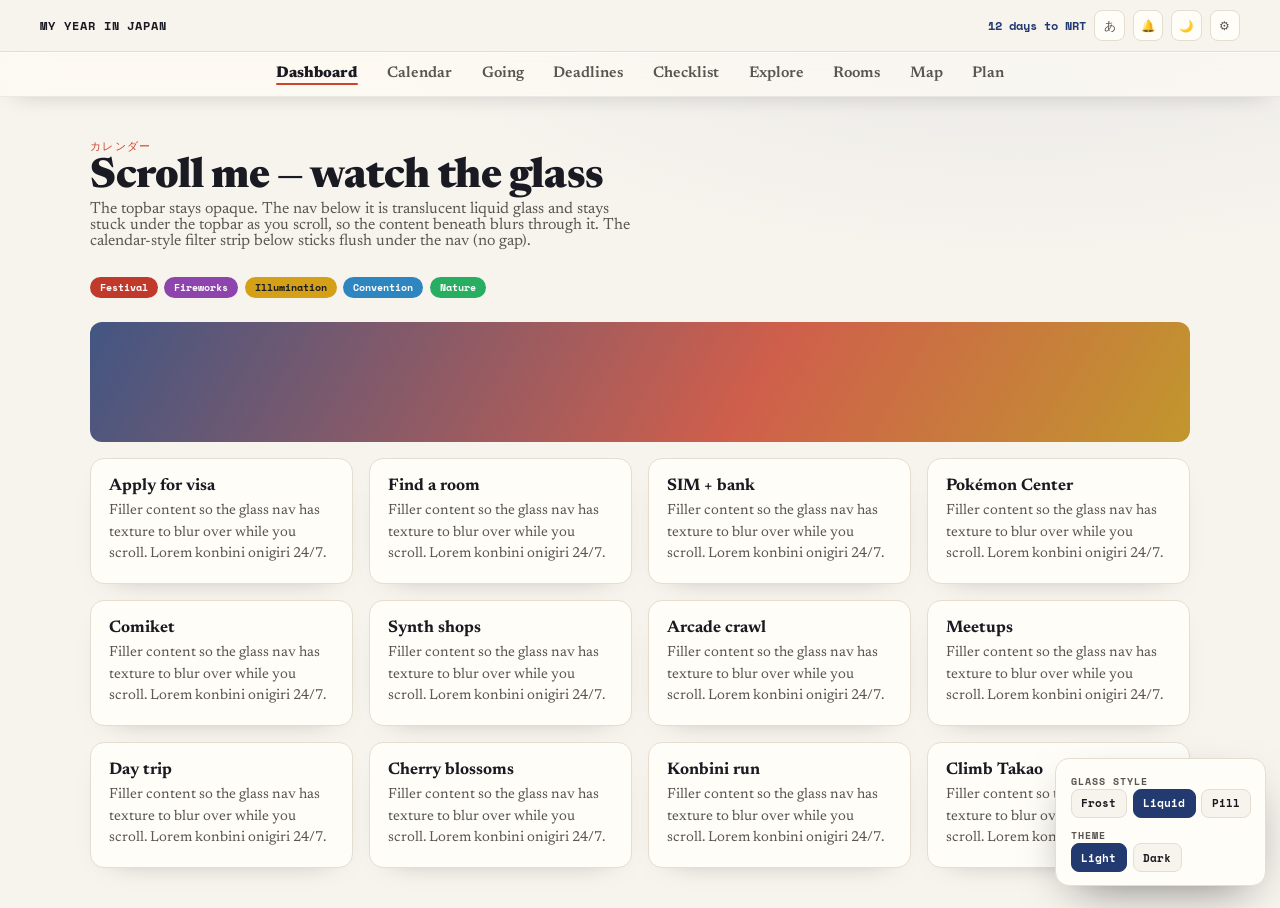
<file: docs/mockups/nav-glass.html>
<!doctype html>
<html lang="en" data-theme="light" data-glass="liquid">
<head>
<meta charset="utf-8">
<meta name="viewport" content="width=device-width, initial-scale=1">
<title>Liquid-glass nav — mock</title>
<link rel="preconnect" href="https://fonts.googleapis.com">
<link rel="preconnect" href="https://fonts.gstatic.com" crossorigin>
<link href="https://fonts.googleapis.com/css2?family=Newsreader:opsz,wght@6..72,400;6..72,600;6..72,800&family=Space+Mono:wght@400;700&display=swap" rel="stylesheet">
<style>
  :root{
    --bg:#f7f4ee; --bg-soft:#fffdf8; --ink:#1a1a22; --ink-soft:#595550; --line:#e4ddd0;
    --indigo:#223a70; --red:#c8442f; --gold:#b8860b;
    --sans:'Newsreader',Georgia,serif; --mono:'Space Mono',ui-monospace,monospace;
    --header-h:3.25rem; --nav-h:3rem; --gutter:clamp(1rem,4vw,2.5rem); --maxw:1180px;
  }
  html[data-theme="dark"]{
    --bg:#14141a; --bg-soft:#1d1d26; --ink:#ece9e2; --ink-soft:#b3aea4; --line:#2e2e3a;
    --indigo:#8fb0ff; --red:#ff5a45; --gold:#e0b34a;
  }
  *{box-sizing:border-box}
  body{margin:0;font-family:var(--sans);background:var(--bg);color:var(--ink);
    background-image:radial-gradient(1200px 600px at 80% -10%, color-mix(in srgb,var(--indigo) 8%,transparent), transparent 60%);}

  /* ---------- topbar (sticky, opaque) ---------- */
  .topbar{position:sticky;top:0;z-index:50;display:flex;align-items:center;justify-content:space-between;
    gap:.5rem;height:var(--header-h);padding:0 var(--gutter);background:var(--bg);border-bottom:1px solid var(--line);}
  .brand{font-family:var(--mono);font-weight:700;letter-spacing:.08em;font-size:.74rem;text-transform:uppercase;color:var(--ink)}
  .tb-right{display:flex;gap:.5rem;align-items:center;font-family:var(--mono);font-size:.72rem;color:var(--ink-soft)}
  .tb-count{color:var(--indigo);font-weight:700}
  .tb-ico{width:1.9rem;height:1.9rem;display:grid;place-items:center;border:1px solid var(--line);border-radius:8px;background:var(--bg-soft)}

  /* ---------- the nav under test ---------- */
  .route-nav{
    position:sticky; top:var(--header-h); z-index:40;
    display:flex; gap:.15rem; justify-content:center; flex-wrap:wrap; align-items:center;   /* CENTERED */
    padding:.5rem var(--gutter);
  }
  .route-nav a{
    font-family:var(--sans); font-weight:600; font-size:.96rem; color:var(--ink-soft);
    text-decoration:none; padding:.4rem .85rem; border-radius:999px; position:relative;
    transition:color .18s ease, background .18s ease;
  }
  .route-nav a:hover{color:var(--ink)}
  .route-nav a[aria-current]{color:var(--ink);font-weight:800}
  .route-nav a::after{content:"";position:absolute;left:.85rem;right:.85rem;bottom:.18rem;height:2px;
    background:var(--red);border-radius:2px;transform:scaleX(0);transform-origin:center;transition:transform .22s ease}
  .route-nav a:hover::after,.route-nav a[aria-current]::after{transform:scaleX(1)}

  /* === GLASS VARIANTS (switch via data-glass on <html>) === */
  /* A — Frost: subtle, the safe one */
  html[data-glass="frost"] .route-nav{
    background:color-mix(in srgb,var(--bg) 72%,transparent);
    backdrop-filter:blur(10px) saturate(140%); -webkit-backdrop-filter:blur(10px) saturate(140%);
    border-bottom:1px solid color-mix(in srgb,var(--line) 70%,transparent);
  }
  /* B — Liquid: stronger blur + specular top edge + soft shadow (the "liquid glass" look) */
  html[data-glass="liquid"] .route-nav{
    background:color-mix(in srgb,var(--bg-soft) 58%,transparent);
    backdrop-filter:blur(20px) saturate(180%); -webkit-backdrop-filter:blur(20px) saturate(180%);
    border-bottom:1px solid color-mix(in srgb,var(--ink) 8%,transparent);
    box-shadow:0 1px 0 color-mix(in srgb,#fff 60%,transparent) inset, 0 8px 24px -16px color-mix(in srgb,var(--ink) 40%,transparent);
  }
  html[data-theme="dark"][data-glass="liquid"] .route-nav{
    box-shadow:0 1px 0 color-mix(in srgb,#fff 12%,transparent) inset, 0 10px 26px -16px #000;
  }
  /* C — Pill: floating centered glass pill (detached from the edges) */
  html[data-glass="pill"] .route-nav{background:transparent;border:none;padding-top:.55rem;padding-bottom:.55rem}
  html[data-glass="pill"] .route-nav::before{content:"";position:absolute;inset:.3rem auto .3rem auto;
    left:50%;transform:translateX(-50%);width:min(640px,calc(100% - 2*var(--gutter)));border-radius:999px;
    background:color-mix(in srgb,var(--bg-soft) 55%,transparent);
    backdrop-filter:blur(20px) saturate(180%); -webkit-backdrop-filter:blur(20px) saturate(180%);
    border:1px solid color-mix(in srgb,var(--ink) 10%,transparent);
    box-shadow:0 1px 0 color-mix(in srgb,#fff 55%,transparent) inset, 0 10px 30px -18px color-mix(in srgb,var(--ink) 50%,transparent);z-index:-1}
  html[data-glass="pill"] .route-nav{display:flex;justify-content:center}

  /* ---------- page content (so the blur has something to bite on) ---------- */
  .wrap{max-width:var(--maxw);margin:0 auto;padding:var(--gutter)}
  .pagehead .kick{font-family:var(--mono);font-size:.7rem;letter-spacing:.12em;text-transform:uppercase;color:var(--red)}
  .pagehead h1{font-size:clamp(1.8rem,4vw,2.6rem);margin:.15rem 0 .2rem;font-weight:800;letter-spacing:-.01em}
  .pagehead p{color:var(--ink-soft);margin:0 0 1.2rem;max-width:62ch}
  .legend{position:sticky;top:calc(var(--header-h) + var(--nav-h));z-index:30;display:flex;gap:.4rem;flex-wrap:wrap;
    background:color-mix(in srgb,var(--bg) 80%,transparent);backdrop-filter:blur(8px);padding:.5rem 0;margin-bottom:1rem}
  .legend .lg{font-family:var(--mono);font-size:.64rem;font-weight:700;color:#fff;border:none;border-radius:999px;padding:3px 10px;cursor:pointer}
  .grid{display:grid;grid-template-columns:repeat(auto-fill,minmax(230px,1fr));gap:1rem}
  .card{background:var(--bg-soft);border:1px solid var(--line);border-radius:14px;padding:1.1rem;box-shadow:0 10px 30px -24px rgba(0,0,0,.5)}
  .card h3{margin:.1rem 0 .4rem;font-size:1.05rem}
  .card p{margin:0;color:var(--ink-soft);font-size:.9rem;line-height:1.5}
  .swatch{height:120px;border-radius:12px;margin-bottom:1rem;
    background:linear-gradient(120deg,var(--indigo),var(--red) 60%,var(--gold));opacity:.85}

  /* ---------- mock control panel ---------- */
  .panel{position:fixed;right:14px;bottom:14px;z-index:100;display:flex;flex-direction:column;gap:.5rem;
    background:var(--bg-soft);border:1px solid var(--line);border-radius:14px;padding:.8rem .9rem;
    box-shadow:0 18px 50px -20px rgba(0,0,0,.55);font-family:var(--mono);font-size:.7rem}
  .panel b{font-size:.62rem;letter-spacing:.1em;text-transform:uppercase;color:var(--ink-soft)}
  .panel .row{display:flex;gap:.35rem;flex-wrap:wrap}
  .panel button{font-family:var(--mono);font-size:.68rem;font-weight:700;border:1px solid var(--line);
    background:var(--bg);color:var(--ink);border-radius:8px;padding:.35rem .6rem;cursor:pointer}
  .panel button.on{background:var(--indigo);color:#fff;border-color:var(--indigo)}
</style>
</head>
<body>
  <header class="topbar">
    <span class="brand">My Year in Japan</span>
    <span class="tb-right"><span class="tb-count">12 days to NRT</span><span class="tb-ico">あ</span><span class="tb-ico">🔔</span><span class="tb-ico">🌙</span><span class="tb-ico">⚙</span></span>
  </header>

  <nav class="route-nav" aria-label="Primary">
    <a href="#" aria-current="page">Dashboard</a>
    <a href="#">Calendar</a>
    <a href="#">Going</a>
    <a href="#">Deadlines</a>
    <a href="#">Checklist</a>
    <a href="#">Explore</a>
    <a href="#">Rooms</a>
    <a href="#">Map</a>
    <a href="#">Plan</a>
  </nav>

  <main class="wrap">
    <div class="pagehead">
      <span class="kick">カレンダー</span>
      <h1>Scroll me — watch the glass</h1>
      <p>The topbar stays opaque. The nav below it is translucent liquid glass and stays stuck under the topbar as you scroll, so the content beneath blurs through it. The calendar-style filter strip below sticks flush under the nav (no gap).</p>
    </div>
    <div class="legend">
      <button class="lg" style="background:#c0392b">Festival</button>
      <button class="lg" style="background:#8e44ad">Fireworks</button>
      <button class="lg" style="background:#d4a017;color:#1a1a22">Illumination</button>
      <button class="lg" style="background:#2e86c1">Convention</button>
      <button class="lg" style="background:#27ae60">Nature</button>
    </div>
    <div class="swatch"></div>
    <div class="grid" id="grid"></div>
  </main>

  <div class="panel">
    <div><b>Glass style</b><div class="row" id="glassRow">
      <button data-g="frost">Frost</button><button data-g="liquid">Liquid</button><button data-g="pill">Pill</button>
    </div></div>
    <div><b>Theme</b><div class="row" id="themeRow">
      <button data-t="light">Light</button><button data-t="dark">Dark</button>
    </div></div>
  </div>

<script>
  const grid=document.getElementById('grid');
  const titles=['Apply for visa','Find a room','SIM + bank','Pokémon Center','Comiket','Synth shops','Arcade crawl','Meetups','Day trip','Cherry blossoms','Konbini run','Climb Takao'];
  grid.innerHTML=titles.map(t=>`<div class="card"><h3>${t}</h3><p>Filler content so the glass nav has texture to blur over while you scroll. Lorem konbini onigiri 24/7.</p></div>`).join('');
  const html=document.documentElement;
  function sync(){document.querySelectorAll('#glassRow button').forEach(b=>b.classList.toggle('on',b.dataset.g===html.dataset.glass));
    document.querySelectorAll('#themeRow button').forEach(b=>b.classList.toggle('on',b.dataset.t===html.dataset.theme));}
  document.getElementById('glassRow').onclick=e=>{if(e.target.dataset.g){html.dataset.glass=e.target.dataset.g;sync();}};
  document.getElementById('themeRow').onclick=e=>{if(e.target.dataset.t){html.dataset.theme=e.target.dataset.t;sync();}};
  sync();
</script>
</body>
</html>
</file>
<file: docs/assets/style.css>
:root {
  /* ============ COLOR — surfaces ============ */
  --bg:            #f7f4ee;
  --bg-soft:       #fffdf8;
  --bg-sunk:       #efe9dd;
  --bg-elevated:   #ffffff;
  --scrim:         rgba(28, 20, 12, .42);
  /* ============ COLOR — ink ============ */
  --ink:           #1a1a22;
  --ink-soft:      #595550;
  --ink-faint:     #6e6960;   /* AA 4.5:1 on bg-soft */
  --on-accent:     #ffffff;
  --line:          #e4ddd0;
  --line-strong:   #d4cbb8;
  /* ============ COLOR — brand (fill / border) ============ */
  --red:           #bc002d;
  --red-soft:      #d83a5e;
  --indigo:        #223a70;
  --flighty-blue:  #0a84ff;   /* the dark-map / route accent (matches the Flighty basemap) */
  --flighty-blue-deep: #0069d9;   /* AA (5.2:1) under white text — use for badges/counts, not lines */
  --flighty-blue-text: #0069d9;   /* AA as TEXT on light surfaces (dark theme overrides lighter) */
  --indigo-soft:   #3a5ba0;
  --gold:          #b8860b;
  --shu:#b6391f;            /* vermilion seal — Sumi-e accent */
  --shu-deep:#8f2c17;
  /* ============ COLOR — brand (ink / text-safe) ============ */
  --red-ink:       #bc002d;
  --indigo-ink:    #223a70;
  --gold-ink:      #8a6508;
  /* ============ COLOR — semantic state ============ */
  --ok-fill:       #1e8e3e;  --ok-ink:        #167a37;
  --warn-fill:     #c46a1f;  --warn-ink:      #a85716;
  --bad-fill:      #d4476b;  --bad-ink:       #c23a5e;
  --info-fill:     var(--indigo);  --info-ink:  var(--indigo);
  --ok:   var(--ok-fill);  --warn: var(--warn-fill);  --bad:  var(--bad-fill);
  /* ============ COLOR — calendar categories ============ */
  --c-festival:#c43459;     --c-festival-ink:#c43459;
  --c-fireworks:#7a3fbf;    --c-fireworks-ink:#7a3fbf;
  --c-illumination:#266a9e; --c-illumination-ink:#266a9e;
  --c-convention:#167530;   --c-convention-ink:#167530;
  --c-seasonal:#8a6508;     --c-seasonal-ink:#8a6508;
  --c-nature:#3d7434;       --c-nature-ink:#3d7434;
  --c-holiday:#bc002d;      --c-holiday-ink:#bc002d;
  --c-food:#a85716;         --c-food-ink:#a85716;
  --c-disney:#a8228d;       --c-disney-ink:#a8228d;
  --c-music:#5a3fb5;        --c-music-ink:#5a3fb5;
  --c-personal:#3a5ba0;     --c-personal-ink:#3a5ba0;
  --c-imported:#6b6b6b;     --c-imported-ink:#6b6b6b;
  --c-birthday:#c02a6e;     --c-birthday-ink:#c02a6e;
  /* ============ TYPE ============ */
  --serif: 'Newsreader', Georgia, 'Times New Roman', serif;
  --serif-jp: 'Shippori Mincho', 'Newsreader', serif;   /* editorial Japanese serif for the masthead kickers */
  --sans:  'Zen Kaku Gothic New', system-ui, -apple-system, 'Segoe UI', sans-serif;
  --fs-2xs: .6875rem; --fs-xs: .75rem; --fs-sm: .8125rem;
  --fs-base: clamp(.9375rem, .9rem + .18vw, 1rem);
  --fs-md:   clamp(1rem, .96rem + .2vw, 1.125rem);
  --fs-lg:   clamp(1.15rem, 1.05rem + .5vw, 1.4rem);
  --fs-xl:   clamp(1.45rem, 1.2rem + 1.2vw, 1.95rem);
  --fs-2xl:  clamp(1.8rem, 1.35rem + 2.2vw, 2.6rem);
  --fs-3xl:  clamp(2.4rem, 1.7rem + 3.4vw, 4rem);
  --fw-reg: 400; --fw-med: 500; --fw-semi: 600; --fw-bold: 700; --fw-black: 900;
  --lh-tight: 1.12; --lh-snug: 1.35; --lh-body: 1.65; --lh-loose: 1.8;
  --tracking-wide: .08em; --tracking-kicker: .28em;
  /* ============ SPACE ============ */
  --s1: .25rem;  --s2: .5rem;   --s3: .75rem;  --s4: 1rem;
  --s5: 1.25rem; --s6: 1.5rem;  --s8: 2rem;    --s10: 2.5rem;
  --s12: 3rem;   --s16: 4rem;   --s20: 5rem;
  /* ============ LAYOUT ============ */
  /* CONTENT-WIDTH SYSTEM — two tiers, applied consistently to every routed page:
       --maxw       WIDE  : card-grid / multi-column tool pages
                            (dashboard, calendar, explore, rooms, plan).
       --maxw-read  READ  : single-column reading / list pages
                            (deadlines, checklist, packing, budget,
                             phrases, emergency). Same width on every one so
                            pages don't appear randomly different.
     EXCEPTION: #view-map stays full --maxw (wide) — user-excepted.
     The shared cap lives on `main`; per-page tier is set near the bottom of
     this file (search "content-width tiers"). No other per-page max-width. */
  --maxw: 1280px;   /* WIDE tier — fills desktop/laptop so the centered body doesn't read as a narrow strip under the full-width chrome */
  --maxw-read: 920px;   /* READ tier — comfortable measure for lists/tables; wide enough for the budget/emergency mini-grids */
  --maxw-prose: 68ch;
  --gutter: clamp(1rem, 4vw, 1.5rem);
  --header-h: 3.5rem;   /* must match the real topbar height (38px control + .5rem padding) so sticky route-nav/legend sit flush */
  --nav-h: 3.65rem;   /* route-nav rendered height (incl. padding @106.25% root) — secondary sticky bars (cal-legend, check-progress) offset below the now-sticky nav */
  --sticky-gap: var(--s2);
  /* ============ RADII ============ */
  --r-xs: 6px; --r-sm: 9px; --r-md: 12px; --r-lg: 16px; --r-xl: 18px; --r-2xl: 22px; --r-pill: 999px;
  --radius: var(--r-lg);
  /* ============ ELEVATION ============ */
  --shadow-xs: 0 1px 2px rgba(30,20,10,.05);
  --shadow-sm: 0 1px 2px rgba(30,20,10,.05), 0 4px 12px rgba(30,20,10,.05);
  --shadow-md: 0 1px 2px rgba(30,20,10,.05), 0 8px 24px rgba(30,20,10,.07);
  --shadow-lg: 0 4px 12px rgba(30,20,10,.08), 0 18px 48px rgba(30,20,10,.12);
  --shadow-focus: 0 0 0 3px color-mix(in srgb, var(--indigo) 70%, transparent);   /* WCAG 1.4.11 ≥3:1 */
  --shadow: var(--shadow-md);
  --elev-1: var(--shadow-sm);
  --elev-2: var(--shadow-lg);
  --ring: var(--shadow-focus);
  /* ============ MOTION — duration ============ */
  --dur-1: 120ms; --dur-2: 180ms; --dur-3: 240ms; --dur-slow: 400ms;
  /* ============ MOTION — easing ============ */
  --ease-out: cubic-bezier(.22, 1, .36, 1);
  --ease-in-out: cubic-bezier(.65, 0, .35, 1);
  --ease-in: cubic-bezier(.4, 0, 1, 1);
  --spring: cubic-bezier(.34, 1.56, .64, 1);
  --ease-emphasis: cubic-bezier(.2, .9, .25, 1);
  /* ============ MOTION — composed ============ */
  --t-hover:  var(--dur-1) var(--ease-out);
  --t-base:   var(--dur-2) var(--ease-out);
  --t-enter:  var(--dur-3) var(--ease-out);
  --t-theme:  var(--dur-slow) var(--ease-in-out);
  --t-spring: var(--dur-2) var(--spring);
  --press-scale: .97; --lift-y: -3px;
  --drag-lift-scale: 1.03; --drag-ghost-opacity: .9;
  --drop-settle: var(--dur-2) var(--spring);
}
[data-theme="dark"] {
  --bg:#14141a; --bg-soft:#1d1d26; --bg-sunk:#15151c; --bg-elevated:#262631;
  --scrim:rgba(0,0,0,.6);
  --ink:#ece9e2; --ink-soft:#b3aea4; --ink-faint:#9a9388; --line:#2e2e3a; --line-strong:#3c3c4a;
  --red:#ff4d6d; --red-soft:#ff6f88; --indigo:#8fb0ff; --indigo-soft:#6e8fe0; --gold:#e0b34a;
  --red-ink:#ff6b81; --indigo-ink:#8fb0ff; --gold-ink:#e0b34a;
  --on-accent:#15151c;   /* dark-mode accents are LIGHT (indigo/red/green) → dark text for WCAG-AA (≥6:1) */
  --flighty-blue-text:#4da3ff;   /* blue-as-text needs to LIGHTEN on dark surfaces for AA */
  --ok-fill:#2ea24a; --ok-ink:#6bd98e; --warn-fill:#d77f30; --warn-ink:#e0913f; --bad-fill:#e3567a; --bad-ink:#ff6b88;
  --c-festival-ink:#f08aa6; --c-fireworks-ink:#b598f0; --c-illumination-ink:#6fb4e8;
  --c-convention-ink:#5cc678; --c-seasonal-ink:#e0b34a; --c-nature-ink:#74c267;
  --c-holiday-ink:#ff6b81; --c-food-ink:#e09a55; --c-disney-ink:#e985cf;
  --c-music-ink:#b3a0f0; --c-personal-ink:#8fb0ff; --c-imported-ink:#a5a5a5;
  --c-birthday-ink:#ff8fbf;
  --shadow-xs:0 1px 2px rgba(0,0,0,.3);
  --shadow-sm:0 1px 2px rgba(0,0,0,.3), 0 4px 14px rgba(0,0,0,.35);
  --shadow-md:0 1px 2px rgba(0,0,0,.3), 0 8px 30px rgba(0,0,0,.45);
  --shadow-lg:0 6px 18px rgba(0,0,0,.45), 0 24px 60px rgba(0,0,0,.6);
  --shadow-focus:0 0 0 3px color-mix(in srgb, var(--indigo) 80%, transparent);
}

* { box-sizing: border-box; }
/* Readability v2: lift the root from the browser default (16px) to 17px so every rem-based
   size + spacing scales up ~6% uniformly — calmer, more legible, without touching each rule. */
html { scroll-behavior: smooth; font-size: 106.25%; }
@media (max-width: 400px) { html { font-size: 100%; } }   /* don't overflow the narrowest phones */

/* ---- a11y utilities ---- */
.sr-only {
  position: absolute; width: 1px; height: 1px; padding: 0; margin: -1px;
  overflow: hidden; clip: rect(0,0,0,0); white-space: nowrap; border: 0;
}
.skip-link {
  position: fixed; top: -100px; left: 1rem; z-index: 100;
  background: var(--indigo); color: var(--on-accent); padding: .6rem 1rem; border-radius: 0 0 10px 10px;
  text-decoration: none; font-family: var(--sans); font-size: .9rem; font-weight: 700;
  transition: top .2s ease;
}
.skip-link:focus { top: 0; outline: 2px solid var(--red); outline-offset: 2px; }

/* the Today widget's local-weather strip (Open-Meteo) */
.wx-strip{ font-family: var(--mono); font-size:.76rem; color: var(--ink); margin: 0 0 .45rem;
  white-space: nowrap; overflow: hidden; text-overflow: ellipsis;
  position: relative; }   /* ONE line — sun times give way on narrow cards. position:relative is
                             load-bearing: the .sr-only spans (rain/sunrise/sunset) are absolute
                             and would otherwise anchor to .widget at their far-right nowrap
                             position, escaping this clip and adding ~108px of mobile page overflow */
.wx-strip .wx-dim{ color: var(--ink-faint); }

/* Settling-in: "year so far" stat strip (S7) */

/* Emergency: live quake list (P2P地震情報) */
.em-qlist{ list-style:none; margin:0; padding:0; }
.em-qlist li{ display:flex; flex-wrap:wrap; align-items:baseline; gap:.5rem; padding:.35rem 0; border-bottom:1px solid var(--line); font-size:.88rem; }
.em-qtime{ font-family: var(--mono); font-size:.72rem; color: var(--ink-faint); flex:none; }
.em-qname{ color: var(--ink); }
.em-qmag{ font-family: var(--mono); font-weight:700; font-size:.78rem; color: var(--ink-soft); }
.em-qshindo{ font-family: var(--mono); font-weight:700; font-size:.72rem; color: var(--warn-ink); }
.em-qtsu{ font-weight:700; font-size:.78rem; color: var(--bad-ink); }

/* boot-failure banner — a direct child of <main>, visible even when no view ever activates */
.boot-error{ margin: 1rem auto; max-width: 720px; padding: .9rem 1.1rem; border: 1px solid var(--bad-ink);
  border-radius: var(--r-md); background: color-mix(in srgb, var(--bad-ink) 10%, var(--bg-soft));
  color: var(--ink); font-size: .92rem; line-height: 1.5; }

/* ---- visible focus for all interactive elements ---- */
.chip:focus-visible,
.toc a:focus-visible,
.theme-toggle:focus-visible,
.brew-add button:focus-visible,
.brew-card button:focus-visible,
.check-item input:focus-visible,
.check-progress .reset:focus-visible,
.top-card a:focus-visible,
.c-src a:focus-visible,
.f-sources a:focus-visible,
.sources a:focus-visible {
  outline: 2px solid var(--indigo); outline-offset: 2px;
}
body {
  margin: 0; background: var(--bg); color: var(--ink);
  font-family: var(--sans); line-height: 1.65;
  -webkit-font-smoothing: antialiased;
  transition: background .4s ease, color .4s ease;
}
.grain {
  position: fixed; inset: 0; pointer-events: none; z-index: 0; opacity: .035;
  background-image: radial-gradient(var(--ink) .5px, transparent .5px);
  background-size: 4px 4px;
}

/* ---- Hero ---- */
.theme-toggle {
  position: absolute; top: 1.25rem; right: 1.25rem;
  background: var(--bg-soft); border: 1px solid var(--line); color: var(--ink);
  width: 42px; height: 42px; border-radius: 50%; cursor: pointer; font-size: 1.1rem;
  box-shadow: var(--shadow); transition: transform var(--t-base);
}
.theme-toggle:hover { transform: scale(1.08) rotate(-12deg); }
.sun {
  display: block; width: 64px; height: 64px; border-radius: 50%;
  background: var(--red);
  box-shadow: 0 0 0 0 rgba(188,0,45,.4); animation: pulse 3.5s ease-in-out infinite;
}
@keyframes pulse { 0%,100% { box-shadow: 0 0 0 0 rgba(188,0,45,.35); } 50% { box-shadow: 0 0 0 18px rgba(188,0,45,0); } }

/* ---- TOC ---- */
.toc {
  position: sticky; top: 0; z-index: 5; display: flex; gap: .25rem; flex-wrap: wrap;
  justify-content: center; padding: .6rem 1rem;
  background: color-mix(in srgb, var(--bg) 85%, transparent); -webkit-backdrop-filter: blur(12px); backdrop-filter: blur(12px);
  border-bottom: 1px solid var(--line);
}
.toc a {
  font-size: .8rem; color: var(--ink-soft); text-decoration: none; padding: .3rem .7rem;
  border-radius: 100px; transition: background var(--t-base), color var(--t-base); white-space: nowrap;
}
.toc a:hover { background: var(--bg-soft); color: var(--ink); }

/* ---- Layout ---- */
main { max-width: var(--maxw); margin: 0 auto; padding: 2.5rem 1.25rem 4rem; position: relative; z-index: 1; }
.block { background: var(--bg-soft); border: 1px solid var(--line); border-radius: var(--radius); padding: 1.75rem; margin-bottom: 1.75rem; box-shadow: var(--shadow); }
.block h2 { font-family: var(--serif); font-weight: 600; font-size: 1.55rem; margin: 0 0 1.25rem; display: flex; align-items: center; gap: .6rem; letter-spacing: -.01em; }
.block h2 .emoji { font-size: 1.3rem; }
.callout { border-left: 4px solid var(--red); }

/* ---- Table ---- */
.table-wrap { overflow-x: auto; }
table { width: 100%; border-collapse: collapse; font-size: .92rem; }
th, td { text-align: left; padding: .75rem .85rem; vertical-align: top; border-bottom: 1px solid var(--line); }
th { font-size: .72rem; text-transform: uppercase; letter-spacing: .08em; color: var(--indigo); font-weight: 700; }
tbody tr:last-child td { border-bottom: none; }
td:first-child { font-weight: 600; min-width: 150px; }
td:nth-child(2) { color: var(--red); font-weight: 500; white-space: nowrap; }

/* ---- Lists ---- */
.note-list { margin: 0; padding-left: 0; list-style: none; }
.note-list li { padding: .55rem 0 .55rem 1.75rem; position: relative; border-bottom: 1px dashed var(--line); }
.note-list li:last-child { border-bottom: none; }
.note-list li::before { content: "🍁"; position: absolute; left: 0; top: .5rem; font-size: .9rem; }
.sequence { margin: 0; padding-left: 0; counter-reset: step; list-style: none; }
.sequence li { position: relative; padding: .7rem 0 .7rem 3rem; counter-increment: step; border-bottom: 1px dashed var(--line); }
.sequence li:last-child { border-bottom: none; }
.sequence li::before {
  content: counter(step); position: absolute; left: 0; top: .65rem; width: 26px; height: 26px;
  background: var(--indigo); color: var(--on-accent); border-radius: 50%; display: grid; place-items: center;
  font-size: .8rem; font-weight: 700; font-family: var(--sans);
}

/* ---- Top grid ---- */
.top-grid { display: grid; grid-template-columns: repeat(auto-fit, minmax(240px, 1fr)); gap: .9rem; }
.top-card { background: var(--bg); border: 1px solid var(--line); border-radius: 12px; padding: 1rem 1.1rem; transition: transform var(--t-base), border-color var(--t-base); }
.top-card:hover { transform: translateY(-3px); border-color: var(--red); }
.top-card .t-tip { font-weight: 700; font-size: .98rem; margin-bottom: .4rem; }
.top-card .t-reason { font-size: .85rem; color: var(--ink-soft); }
.top-card .t-domain { font-size: .68rem; text-transform: uppercase; letter-spacing: .08em; color: var(--indigo); font-weight: 700; margin-top: .6rem; }

/* ---- Controls ---- */
.controls { display: flex; gap: 1rem; flex-wrap: wrap; align-items: center; justify-content: space-between; margin: 2.5rem 0 1.5rem; }
#search {
  flex: 1; min-width: 220px; padding: .8rem 1.1rem; border-radius: 100px; border: 1px solid var(--line);
  background: var(--bg-soft); color: var(--ink); font-family: var(--sans); font-size: .95rem; box-shadow: var(--shadow);
}
#search:focus { outline: 2px solid var(--indigo); border-color: transparent; }
.filters { display: flex; gap: .4rem; flex-wrap: wrap; }
.chip { padding: .5rem .9rem; border-radius: 100px; border: 1px solid var(--line); background: var(--bg-soft); color: var(--ink-soft); cursor: pointer; font-size: .82rem; font-family: var(--sans); transition: background var(--t-base), color var(--t-base), border-color var(--t-base), transform var(--t-hover); }
.chip:hover { color: var(--ink); }
.chip.active { background: var(--indigo); color: var(--on-accent); border-color: var(--indigo); }   /* --on-accent, not #fff: dark-mode --indigo is a light pastel */

/* ---- Domain sections ---- */
.domain { margin-bottom: 1.75rem; scroll-margin-top: calc(var(--header-h) + var(--nav-h) + 3.4rem); }
/* sticky table-of-contents for the long Explore page (offsets below the topbar + route-nav) */
.domain-nav { position: sticky; top: calc(var(--header-h) + var(--nav-h)); z-index: 3; display: flex; gap: .4rem;
  overflow-x: auto; padding: .5rem 0; margin: 0 0 1.25rem; background: var(--bg); scrollbar-width: none; -webkit-overflow-scrolling: touch; }
.domain-nav::-webkit-scrollbar { display: none; }
.dn-chip { flex: 0 0 auto; white-space: nowrap; font-size: .74rem; font-weight: 600; border: 1px solid var(--line);
  background: var(--bg-soft); color: var(--ink-soft); border-radius: 100px; padding: .35rem .75rem; cursor: pointer;
  transition: border-color var(--t-hover), color var(--t-hover); }
.dn-chip:hover { border-color: var(--indigo); color: var(--ink); }
.dn-chip:active { transform: scale(var(--press-scale)); }
@media (max-width: 820px) {   /* route-nav is a drawer on mobile → sticky bars clear only the topbar (no nav bar below it) */
  .domain-nav { top: var(--header-h); }
  .domain { scroll-margin-top: calc(var(--header-h) + 3.6rem); }
  .check-progress { top: var(--header-h); }
}
.domain-head { display: flex; align-items: center; gap: .6rem; margin: 0 0 1rem; font-family: var(--serif); font-size: 1.5rem; font-weight: 600; }
.domain-head .d-icon { font-size: 1.4rem; }
.finding { background: var(--bg-soft); border: 1px solid var(--line); border-radius: 12px; padding: 1.25rem 1.4rem; margin-bottom: .9rem; box-shadow: var(--shadow); }
.finding:hover, .finding:focus-within{ border-color: var(--indigo); }   /* stage 12: cards had ZERO hover/focus rules — the shared interactive-row affordance */
.finding-top { display: flex; justify-content: space-between; gap: 1rem; align-items: flex-start; }
.finding .f-tip { font-weight: 700; font-size: 1.05rem; margin: 0 0 .5rem; }
.finding .f-why { color: var(--ink-soft); font-size: .92rem; margin: 0 0 .75rem; }
.finding .f-how, .finding .f-impact { font-size: .9rem; margin: .35rem 0; }
.finding .f-how b, .finding .f-impact b { color: var(--indigo); }
.badge { font-size: .68rem; font-weight: 700; text-transform: uppercase; letter-spacing: .05em; padding: .25rem .6rem; border-radius: 100px; white-space: nowrap; }
.badge.high { background: color-mix(in srgb, var(--ok-fill) 16%, transparent); color: color-mix(in srgb, var(--ok-ink) 65%, var(--ink)); }   /* stage 12: measured 3.86:1 in light — mixed toward ink for AA */
.badge.medium { background: color-mix(in srgb, var(--gold) 18%, transparent); color: color-mix(in srgb, var(--gold-ink) 65%, var(--ink)); }   /* was 3.93:1 */
.badge.low { background: color-mix(in srgb, var(--red) 14%, transparent); color: color-mix(in srgb, var(--red) 75%, var(--ink)); }   /* stage 12: dark measured 4.38 — mix toward ink lifts both themes */
.f-sources { margin-top: .65rem; font-size: .78rem; }
.f-sources a { color: var(--indigo); margin-right: .75rem; word-break: break-all; }
.empty { text-align: center; color: var(--ink-soft); padding: 3rem 1rem; font-style: italic; }

/* ---- Sources ---- */
.sources ul { margin: 0; padding-left: 1.2rem; }
.sources li { margin: .4rem 0; font-size: .85rem; word-break: break-all; }
.sources a { color: var(--indigo); }

/* ---- Footer ---- */
footer { text-align: center; padding: 3rem 1.5rem 4rem; border-top: 1px solid var(--line); color: var(--ink-soft); font-size: .85rem; max-width: var(--maxw); margin: 0 auto; }
.disclaimer { font-size: .78rem; opacity: .8; max-width: 540px; margin: .75rem auto 0; }

@media (max-width: 600px) {
  .block { padding: 1.25rem; }
  .controls { flex-direction: column; align-items: stretch; }
}

/* ============================================================
   v2 — personal voice, wider layout, new pillars, checklist
   mobile-first: base = phone, breakpoints scale up
   ============================================================ */

/* wider main, more breathing room */
main { padding: var(--s6) var(--s4) calc(var(--s12) + env(safe-area-inset-bottom, 0px)); }
@media (min-width: 768px) { main { padding: var(--s4) var(--s6) var(--s10); } }   /* density A: less air above the first screen */

/* section intro blurb (first-person) */
.lede { color: var(--ink-soft); font-family: var(--serif); font-style: italic; font-size: .88rem; margin: -.4rem 0 var(--s3); max-width: 64ch; }
/* checklist + packing: lighten the reference lede and tighten everything above the list so the checkboxes sit near the top */
#view-checklist .lede, #view-packing .lede { font-size: .92rem; opacity: .72; margin-bottom: var(--s3); }

/* pillar banner headings — bigger, more presence */
.pillar-head {
  display: flex; align-items: baseline; gap: var(--s3); flex-wrap: wrap;
  margin: var(--s12) 0 var(--s4); padding-bottom: var(--s3);
  border-bottom: 2px solid var(--line); position: relative;
}
.pillar-head .jp { font-family: var(--serif-jp); font-weight: 600; color: var(--red); font-size: 1.15rem; letter-spacing: .08em; }
.pillar-head h2 { font-family: var(--serif); font-weight: 600; font-size: clamp(1.8rem, 5vw, 2.6rem); margin: 0; letter-spacing: -.02em; }
.pillar-head::after { content: ""; position: absolute; left: 0; bottom: -2px; width: 82px; height: 2px; background: var(--red); }

/* ===== Compact pages (html[data-compact="on"]): mini-titles — small one-line h2, kanji + lede hidden.
   display:none (not sr-only) on the kanji so wireJpAccents can't create invisible tab stops. ===== */
[data-compact="on"] .pillar-head { margin: var(--s4) 0 var(--s3); padding-bottom: var(--s1); }
[data-compact="on"] .pillar-head h2 { font-size: .95rem; font-weight: 700; letter-spacing: 0; }
[data-compact="on"] .pillar-head .jp { display: none; }
[data-compact="on"] .pillar-head::after { width: 40px; }
[data-compact="on"] .lede { display: none; }
[data-compact="on"] .block h2 { font-size: .88rem; font-weight: 600; }   /* subsections stay BELOW the .95rem mini page title — no hierarchy inversion */
[data-compact="on"] main { padding-top: var(--s4); }

/* Compact chrome: the topbar + route-nav shrink too (Notion-density). CRITICAL: --header-h/--nav-h
   drive the calendar height-lock AND every sticky offset — they are re-declared here to the new
   REAL rendered heights (verified by measurement; adjust together or the layout gaps/overlaps). */
html[data-compact="on"]{ --header-h: 2.9rem; }
@media (min-width: 821px){
  html[data-compact="on"]{ --nav-h: 0rem; }   /* the nav lives INSIDE the topbar (relocated by applyCompact) */
  [data-compact="on"] .topbar .route-nav{ position: static; flex: 1 1 auto; min-width: 0; justify-content: center;
    flex-wrap: nowrap; overflow-x: auto; scrollbar-width: none; padding: 0; border: none; background: none; gap: .25rem; }
  [data-compact="on"] .topbar .route-nav::-webkit-scrollbar{ display: none; }
  [data-compact="on"] .topbar .route-nav a{ white-space: nowrap; flex: none; padding: .28rem .46rem; }   /* stage 2: flex shrink was wrapping "Plan a Day" onto 3 lines; tighter padding fits all 11 links at 1300px (was 48px over) */
  /* stage 2b: scroll-edge fades where the row actually overflows (classes set by guide.js) */
  [data-compact="on"] .topbar .route-nav{ --nfL: 0px; --nfR: 0px;
    mask-image: linear-gradient(90deg, transparent 0, #000 var(--nfL), #000 calc(100% - var(--nfR)), transparent 100%);
    -webkit-mask-image: linear-gradient(90deg, transparent 0, #000 var(--nfL), #000 calc(100% - var(--nfR)), transparent 100%); }
  [data-compact="on"] .topbar .route-nav.fade-l{ --nfL: 32px; }
  [data-compact="on"] .topbar .route-nav.fade-r{ --nfR: 32px; }
  [data-compact="on"] .topbar .nav-drawer-head, [data-compact="on"] .topbar .nav-drawer-foot{ display: none; }
  [data-compact="on"] .topbar .countdown{ margin-left: var(--s2); }
}
[data-compact="on"] .topbar{ padding: .22rem clamp(1rem, 3vw, 2rem); gap: var(--s3); }
[data-compact="on"] .topbar-brand{ font-size: .72rem; }
[data-compact="on"] .countdown{ font-size: .68rem; padding: .12rem .5rem; }
[data-compact="on"] .countdown *{ font-size: inherit; }
[data-compact="on"] .topbar .bell, [data-compact="on"] .guide-trigger, [data-compact="on"] .topbar button{ transform: scale(.88); }
[data-compact="on"] .route-nav{ padding: .18rem var(--gutter); }
[data-compact="on"] .route-nav a{ font-size: .78rem; padding: .28rem .68rem; }
/* C: on the calendar the month label IS the title — the mini pillar-head goes entirely */
[data-compact="on"] #calendarSection > .pillar-head{ display: none; }
[data-compact="on"] .cal-label{ font-size: 1.2rem; }
.cal-label{ margin: 0; }               /* it's an h2 now — kill default heading margins in both modes */
.cal-more-btn{ display: none; }        /* the ⋯ exists only in compact */
[data-compact="on"] .cal-more-btn{ display: inline-flex; }
[data-compact="on"] #calImportBtn, [data-compact="on"] #calExport, [data-compact="on"] #calGoogle{ display: none; }

/* ---- responsive card grids (maximize area) ---- */
.grid { display: grid; gap: var(--s4); grid-template-columns: 1fr; }
@media (min-width: 560px) { .grid { grid-template-columns: repeat(2, 1fr); } }
@media (min-width: 920px) { .grid { grid-template-columns: repeat(3, 1fr); } }
@media (min-width: 1400px) { .grid { grid-template-columns: repeat(4, 1fr); } }   /* P4: wide screens got 3 squat columns + a 25.8k-px scroll wall */
.grid.cols-2 { grid-template-columns: 1fr; }
@media (min-width: 700px) { .grid.cols-2 { grid-template-columns: repeat(2, 1fr); } }

/* generic content card */
.card2 {
  background: var(--bg-soft); border: 1px solid var(--line); border-radius: var(--radius);
  padding: var(--s4) var(--s6); box-shadow: var(--shadow); display: flex; flex-direction: column; gap: var(--s2);
  transition: transform var(--t-base), border-color var(--t-base);
}
.card2:hover { transform: translateY(-3px); border-color: var(--red); }
.card2 .c-name { font-weight: 700; font-size: 1.05rem; line-height: 1.3; }
.card2 .c-detail { font-size: .9rem; color: var(--ink-soft); }
.card2 .c-meta { display: flex; flex-wrap: wrap; gap: var(--s2); margin-top: auto; padding-top: var(--s2); font-size: .78rem; }
.pill { padding: .2rem .6rem; border-radius: 100px; background: var(--bg); border: 1px solid var(--line); color: var(--ink-soft); }
.pill.area { color: var(--indigo); }
.pill.when { color: var(--red); }
.pill.price { color: var(--gold-ink); font-weight: 600; }
.tier-budget { border-left: 3px solid #1e8e3e; }
.tier-mid { border-left: 3px solid var(--gold); }
.tier-splurge { border-left: 3px solid var(--red); }
.tier-free { border-left: 3px solid var(--indigo); }
.c-src { font-size: .74rem; }
.c-src a { color: var(--indigo); margin-right: .6rem; }

/* ---- saveable yearlong checklist ---- */
.check-progress { position: sticky; top: calc(var(--header-h) + var(--nav-h)); z-index: 4; background: var(--bg-soft); border: 1px solid var(--line); border-radius: 100px; padding: var(--s1) var(--s4); margin-bottom: var(--s3); display: flex; align-items: center; gap: var(--s3); box-shadow: var(--shadow); }
.check-progress .bar { flex: 1; height: 5px; background: var(--line); border-radius: 100px; overflow: hidden; }
.check-progress .bar > i { display: block; height: 100%; width: 0; background: linear-gradient(90deg, var(--red), var(--gold)); transition: width .4s ease; }
.check-progress .pct { font-weight: 700; font-size: .85rem; white-space: nowrap; }
.check-progress .reset { background: none; border: none; color: var(--ink-soft); cursor: pointer; font-size: .78rem; text-decoration: underline; }

.phase-block { margin-bottom: var(--s8); }
.phase-block h3 { font-family: var(--serif); font-size: 1.4rem; margin: 0 0 var(--s1); display: flex; align-items: center; gap: var(--s2); flex-wrap: wrap; }
.phase-block .window { font-size: .8rem; color: var(--red); font-weight: 600; }

/* ---- shared animated accordion (checklist phases, budget, packing) ---- */
.acc { margin-bottom: var(--s8); }
.acc-head {
  display: flex; align-items: center; gap: var(--s2); flex-wrap: wrap;
  width: 100%; margin: 0 0 var(--s1); padding: var(--s1) 0;
  background: none; border: 0; cursor: pointer; text-align: left;
  font-family: var(--serif); font-size: 1.4rem; color: inherit;
}
.acc-head:focus-visible { outline: 2px solid var(--indigo); outline-offset: 2px; border-radius: 6px; }
.acc-chevron { display: inline-block; flex-shrink: 0; font-size: 1.1rem; line-height: 1; transition: transform var(--t-base); }
.acc.is-collapsed .acc-chevron { transform: rotate(-90deg); }   /* › → points right when collapsed */
.acc-count { font-size: .8rem; color: var(--red); font-weight: 600; }
.acc-panel { display: grid; grid-template-rows: 1fr; transition: grid-template-rows var(--t-base); }
.acc.is-collapsed .acc-panel { grid-template-rows: 0fr; }
.acc-panel > .acc-inner { overflow: hidden; min-height: 0; }
.acc.is-collapsed .acc-inner { pointer-events: none; }   /* belt-and-suspenders vs dnd elementFromPoint (no inert) */
html[data-reduce-motion="on"] .acc-panel,
html[data-reduce-motion="on"] .acc-chevron { transition: none; }   /* honor the reduce-motion toggle */
.check-list { list-style: none; margin: var(--s3) 0 0; padding: 0; }
.check-item { display: flex; align-items: flex-start; gap: var(--s3); padding: var(--s3); border-radius: var(--r-md); border: 1px solid transparent; transition: background var(--t-hover), border-color var(--t-hover); cursor: pointer; }
.check-item:hover { background: var(--bg-soft); border-color: var(--indigo); }   /* shared "interactive row" feel with .agenda-row */
.check-item input { appearance: none; -webkit-appearance: none; min-width: 24px; height: 24px; margin-top: 2px; border: 2px solid var(--line); border-radius: 7px; cursor: pointer; position: relative; flex-shrink: 0; transition: background var(--t-hover), border-color var(--t-hover); }
.check-item input:checked { background: var(--red); border-color: var(--red); }
.check-item input:checked::after { content: "✓"; position: absolute; inset: 0; display: grid; place-items: center; color: #fff; font-size: .85rem; font-weight: 700; }
.check-item .ci-body { flex: 1; }
.check-item .ci-task { font-weight: 600; line-height: 1.4; }
.check-item input:checked ~ .ci-body .ci-task { text-decoration: line-through; opacity: .55; }
.check-item .ci-note { font-size: .85rem; color: var(--ink-soft); margin-top: .15rem; }
.kind-tag { font-size: .65rem; text-transform: uppercase; letter-spacing: .06em; font-weight: 700; padding: .12rem .5rem; border-radius: 100px; margin-left: .5rem; vertical-align: middle; }
.kind-logistics { background: color-mix(in srgb, var(--indigo) 15%, transparent); color: var(--indigo); }
.kind-experience { background: color-mix(in srgb, var(--red) 13%, transparent); color: var(--red); }
.kind-food { background: color-mix(in srgb, var(--gold) 18%, transparent); color: var(--gold-ink); }
.kind-disney { background: color-mix(in srgb, #7b2ff7 16%, transparent); color: #7b2ff7; }
[data-theme="dark"] .kind-disney { color: #b98bff; }
.kind-money { background: color-mix(in srgb, var(--ok-fill) 15%, transparent); color: var(--ok-ink); }
.kind-legal { background: color-mix(in srgb, var(--red) 13%, transparent); color: var(--red-ink); }
.kind-setup { background: color-mix(in srgb, var(--indigo) 15%, transparent); color: var(--indigo-ink); }
.kind-housing { background: color-mix(in srgb, var(--gold) 18%, transparent); color: var(--gold-ink); }

/* disney special flourish */
#disney .pillar-head .jp { color: #7b2ff7; }
[data-theme="dark"] #disney .pillar-head .jp { color: #b98bff; }
#disney .pillar-head::after { background: #7b2ff7; }

/* restaurant tier legend */
.legend { display: flex; flex-wrap: wrap; gap: var(--s3); margin-bottom: var(--s4); font-size: .8rem; color: var(--ink-soft); }
.legend span { display: inline-flex; align-items: center; gap: .35rem; }
.legend i { width: 12px; height: 12px; border-radius: 3px; display: inline-block; }

/* mobile niceties */
@media (max-width: 559px) {
  /* TOC wraps to multiple rows on narrow screens, so a fixed sticky offset
     would collide with it — keep the progress bar in flow instead. */
  .check-progress { position: static; top: auto; gap: var(--s2); padding: var(--s2) var(--s3); }
  .card2 { padding: var(--s4); }
  .toc { padding: .5rem .6rem; }
  .toc a { font-size: .72rem; padding: .25rem .5rem; }
}
/* bigger tap targets on touch */
@media (hover: none) {
  .check-item { padding: var(--s4) var(--s3); }
  .chip, .toc a { padding-top: .55rem; padding-bottom: .55rem; }
}

/* ============ Brainstorm & Brew ============ */
#brew{ margin-bottom: var(--s10); }   /* P2: brew sat flush against #discoverBar (0px) */
.brew-wrap { display: grid; gap: var(--s4); grid-template-columns: 1fr; }
@media (min-width: 820px) { .brew-wrap { grid-template-columns: 1.3fr 1fr; align-items: start; } }
.brew-pad, .brew-ideas { background: var(--bg-soft); border: 1px solid var(--line); border-radius: var(--radius); box-shadow: var(--shadow); overflow: hidden; }
.brew-bar { display: flex; align-items: center; justify-content: space-between; padding: var(--s3) var(--s4); border-bottom: 1px solid var(--line); }
.brew-label { font-size: .72rem; text-transform: uppercase; letter-spacing: .12em; font-weight: 700; color: var(--indigo); }
.brew-saved { font-size: .72rem; color: var(--ink-soft); opacity: 0; transition: opacity .3s; }
.brew-saved.show { opacity: 1; }
#brewNotes {
  width: 100%; min-height: 280px; border: none; resize: vertical; padding: var(--s4);
  background: transparent; color: var(--ink); font-family: var(--serif); font-size: 1.02rem; line-height: 1.75;
  /* subtle ruled-paper feel */
  background-image: linear-gradient(var(--line) 1px, transparent 1px);
  background-size: 100% 2.05em; background-position: 0 calc(var(--s4) + 1.2em);
}
#brewNotes:focus { outline: none; }
.brew-add { display: flex; gap: var(--s2); padding: var(--s3) var(--s4); }
.brew-add input { flex: 1; padding: .55rem .8rem; border: 1px solid var(--line); border-radius: 100px; background: var(--bg); color: var(--ink); font-family: var(--sans); font-size: .9rem; }
.brew-add input:focus { outline: 2px solid var(--indigo); border-color: transparent; }
.brew-add button { width: 38px; height: 38px; flex-shrink: 0; border: none; border-radius: 50%; background: var(--red); color: var(--on-accent); font-size: 1.3rem; line-height: 1; cursor: pointer; transition: transform var(--t-hover); }
.brew-add button:hover { transform: scale(1.1); }
.brew-list { list-style: none; margin: 0; padding: 0 var(--s4) var(--s4); display: flex; flex-direction: column; gap: var(--s2); }
.brew-card { display: flex; align-items: flex-start; gap: var(--s2); background: var(--bg); border: 1px solid var(--line); border-left: 3px solid var(--gold); border-radius: 10px; padding: var(--s3); font-size: .92rem; }
.brew-card span { flex: 1; word-break: break-word; }
.brew-card button { background: none; border: none; color: var(--ink-soft); cursor: pointer; font-size: 1rem; line-height: 1; padding: 0 .2rem; opacity: .6; }
.brew-card button:hover { opacity: 1; color: var(--red); }
.brew-empty { color: var(--ink-soft); font-style: italic; font-size: .88rem; padding: var(--s2) 0; }

/* ============================================================
   TRIP DASHBOARD — topbar, bell, widgets, calendar, tracker,
   modal, gate, due-tags. Built on the existing design tokens.
   ============================================================ */


/* ---- Top bar ---- */
.topbar{
  position: sticky; top: 0; z-index: 50;
  display: flex; align-items: center; gap: var(--s4);
  padding: calc(.5rem + env(safe-area-inset-top, 0px)) clamp(1rem, 3vw, 2rem);   /* full-width header: brand top-left, controls top-right */
  background: color-mix(in srgb, var(--bg) 86%, transparent);
  -webkit-backdrop-filter: saturate(1.4) blur(10px);
  backdrop-filter: saturate(1.4) blur(10px);
  border-bottom: 1px solid var(--line);
}
.topbar-brand{
  font-family: var(--sans); font-weight: 700; font-size: .95rem;
  color: var(--ink); text-decoration: none; display: inline-flex; align-items: center; gap: .45rem;
  white-space: nowrap;
}
.tb-sun{ width: 14px; height: 14px; border-radius: 50%; background: var(--red); display: inline-block; }
.countdown{
  display: inline-flex; align-items: baseline; gap: .4rem; margin-left: auto;
  font-family: var(--sans); font-weight: 700; color: var(--indigo);
  background: color-mix(in srgb, var(--indigo) 12%, transparent);
  padding: .25rem .7rem; border-radius: 999px; font-size: .82rem;
}
.countdown.arrived{ color: var(--red); background: color-mix(in srgb, var(--red) 12%, transparent); }
.cd-num{ font-size: 1.05rem; font-weight: 900; }
.topbar-right{ display: flex; align-items: center; gap: .4rem; }
.topbar .theme-toggle{ position: static; top: auto; right: auto; width: 38px; height: 38px; border-radius: 10px;
  box-shadow: none; font-size: 1.05rem; transition: transform var(--t-hover), border-color var(--t-hover); }   /* stage 9: join the bell/kbd/guide family — it was the only icon with a shadow and its own font size */
.topbar .theme-toggle:hover{ transform: translateY(-1px) rotate(-12deg); border-color: var(--indigo); }   /* family lift + its moon-tilt personality */
.topbar .lang-toggle{ min-width: 38px; height: 38px; border-radius: 10px; transition: transform var(--t-hover), border-color var(--t-hover); }   /* stage 9: was 34px with a different radius token */
.topbar .lang-toggle:hover{ transform: translateY(-1px); border-color: var(--indigo); }
/* keyboard-shortcuts trigger — discoverable affordance for the ? overlay (desktop/pointer only) */
.kbd-trigger{ background: var(--bg-soft); border: 1px solid var(--line); color: var(--ink-soft);
  width: 38px; height: 38px; border-radius: 10px; cursor: pointer; font-size: 1.05rem; line-height: 1;
  transition: transform var(--t-hover), border-color var(--t-hover), color var(--t-hover); }
.kbd-trigger:hover{ transform: translateY(-1px); border-color: var(--indigo); color: var(--ink); }
.kbd-trigger:focus-visible{ outline: 2px solid var(--indigo); outline-offset: 2px; }
@media (hover: none), (max-width: 560px){ .kbd-trigger{ display: none; } }   /* touch uses swipe, not keyboard */

/* 🆘 emergency pocket — top-bar button (topbar-button family + a red edge) + its modal content */
.pocket-btn{ width: 38px; height: 38px; border-radius: 10px; cursor: pointer; font-size: 1.05rem; line-height: 1;
  background: color-mix(in srgb, var(--red) 8%, var(--bg-soft)); border: 1px solid color-mix(in srgb, var(--red) 35%, var(--line)); color: var(--ink-soft);
  transition: transform var(--t-hover), border-color var(--t-hover); }
.pocket-btn:hover{ transform: translateY(-1px); border-color: var(--red); }
.pocket-btn:focus-visible{ outline: 2px solid var(--red); outline-offset: 2px; }
/* narrow phones: the new 🆘 makes 4 top-bar icons — shrink the icon family + tighten the section
   gap + compact the countdown pill so it all fits down to 320px (no top-bar overflow). */
@media (max-width: 560px){
  .topbar{ gap: var(--s3); }
  .pocket-btn, .topbar .theme-toggle, .topbar .bell{ width: 34px; height: 34px; }
  .topbar-right{ gap: .3rem; }
  .countdown{ font-size: .72rem; padding: .18rem .5rem; }
}
/* tiniest phones (SE-gen1 ~320px): the decorative days-pill won't fit next to 4 icons — hide it
   (the day count still lives in the dashboard hero). Kept on the common 360px+. */
@media (max-width: 350px){ .topbar .countdown{ display: none; } }
.pk-sec{ margin: 0 0 var(--s4); }
.pk-h{ font-family: var(--mono); font-size: .66rem; text-transform: uppercase; letter-spacing: .06em; color: var(--ink-faint); margin: 0 0 .5rem; }
/* pocket dials use the shared .sos-dial--compact grid (see the emergency block) */
.pk-stay{ border: 1px solid var(--line); border-radius: var(--r-md); padding: .7rem .8rem; background: var(--bg-soft); }
.pk-stay-name{ font-weight: 700; margin: 0 0 .2rem; }
.pk-badge{ font-size: .68rem; font-weight: 700; color: var(--good-ink, #2e7d32); margin-left: .3rem; }
.pk-badge.pk-warn{ color: color-mix(in srgb, var(--gold-ink, #8a6508) 70%, var(--ink)); }
.pk-note{ font-size: .82rem; color: var(--ink-soft); margin: .15rem 0; }
.pk-addr{ font-size: .86rem; margin: .2rem 0; }
.pk-map{ display: inline-flex; align-items: center; gap: .3rem; min-height: 44px; font-size: .88rem; font-weight: 600; color: var(--indigo-ink); text-decoration: none; }
.pk-status{ font-family: var(--mono); font-size: .72rem; margin: 0; }
.pk-status.pk-on{ color: var(--good-ink, #2e7d32); }
.pk-status.pk-off{ color: color-mix(in srgb, var(--gold-ink, #8a6508) 70%, var(--ink)); }

/* ---- Notifications bell + panel ---- */
.bell-wrap{ position: relative; }
.bell{
  position: relative; background: var(--bg-soft); border: 1px solid var(--line);
  color: var(--ink); width: 38px; height: 38px; border-radius: 10px; cursor: pointer;
  font-size: 1.05rem; line-height: 1; transition: transform var(--t-hover), border-color var(--t-hover);
}
.bell:hover{ transform: translateY(-1px); border-color: var(--indigo); }
/* R5 motion: unified touch-press for the top-bar icon family (scale idiom; reduce-motion zeroes --press-scale) */
.topbar .theme-toggle:active, .topbar .lang-toggle:active, .kbd-trigger:active,
.pocket-btn:active, .bell:active, .guide-trigger:active{ transform: scale(var(--press-scale)); }
.bell .badge{
  position: absolute; top: -6px; right: -6px; min-width: 18px; height: 18px;
  padding: 0 4px; border-radius: 999px; background: var(--indigo); color: var(--on-accent);
  font-size: .68rem; font-weight: 700; display: grid; place-items: center;
}
.bell .badge.hot{ background: var(--red); animation: bell-pulse 1.6s ease-in-out infinite; }
@keyframes bell-pulse{ 0%,100%{ box-shadow: 0 0 0 0 color-mix(in srgb, var(--red) 60%, transparent);} 50%{ box-shadow: 0 0 0 5px transparent;} }
.notif-panel{
  position: absolute; top: 46px; right: 0; width: min(360px, 90vw);
  background: var(--bg-soft); border: 1px solid var(--line); border-radius: 14px;
  box-shadow: var(--shadow); z-index: 60; overflow: hidden;
}
.np-head{ display:flex; justify-content: space-between; align-items:center;
  padding: .7rem .9rem; font-weight: 700; border-bottom: 1px solid var(--line); font-size: .9rem; }
.np-clear{ background:none; border:none; color: var(--indigo); cursor:pointer; font-size:.78rem; font-weight:700; }
.np-empty{ padding: 1.2rem .9rem; color: var(--ink-soft); font-size: .88rem; }
.np-list{ list-style:none; margin:0; padding:.3rem; max-height: 60dvh; overflow:auto; }
.np-item{ display:flex; align-items:flex-start; gap:.55rem; padding:.5rem .55rem; border-radius:10px; }
.np-item + .np-item{ border-top: 1px solid var(--line); }
.np-ico{ font-size: .95rem; margin-top: 1px; }
.np-body{ display:flex; flex-direction:column; flex:1; min-width:0; }
.np-title{ font-size: .85rem; font-weight: 600; line-height:1.35; }
.np-when{ font-size: .72rem; color: var(--ink-soft); }
.np-item.sev-overdue{ border-left:3px solid var(--bad); }
.np-item.sev-overdue .np-when{ color: var(--bad-ink); font-weight:700; }
.np-item.sev-due-soon{ border-left:3px solid var(--warn); }
.np-item.sev-upcoming{ border-left:3px solid var(--indigo); }
.np-x{ background:none; border:none; color: var(--ink-soft); cursor:pointer; font-size:.8rem; padding:.1rem .3rem; }
.np-x:hover{ color: var(--red); }

/* ---- Dashboard widgets ---- */
.dash{ display:grid; grid-template-columns: repeat(4, 1fr); gap: var(--s4);
  max-width: var(--maxw); margin: 0 auto var(--s8); padding: 0 1.5rem; }
.widget{ background: var(--bg-soft); border:1px solid var(--line); border-radius: var(--radius);
  padding: var(--s3); box-shadow: var(--shadow); min-height: 104px; position: relative;
  min-width: 0; }   /* grid items default to min-width:auto (min-content) — the nowrap weather strip
                       otherwise blows the widget past a 390px viewport; this lets the track shrink
                       so .wx-strip's overflow:hidden/ellipsis actually clips */
.widget-h{ margin:0 0 .4rem; font-size:.76rem; text-transform: uppercase; letter-spacing:.04em; color: var(--ink-soft); }
.widget-body ul{ list-style:none; margin:0; padding:0; display:flex; flex-direction:column; gap:.4rem; }
.widget-body li{ font-size:.83rem; line-height:1.3; border-left:3px solid var(--line); padding-left:.5rem; }
.widget-body li a{ color: var(--ink); text-decoration:none; }
.widget-body li a:hover{ text-decoration: underline; }
.widget-body li.sev-overdue{ border-color: var(--bad-ink); }
.widget-body li.sev-due-soon{ border-color: var(--warn-ink); }
.widget-body li.sev-upcoming{ border-color: var(--indigo); }
.w-when{ font-weight:700; color: var(--indigo); }
.w-empty{ font-size:.83rem; color: var(--ink-soft); margin:.2rem 0; }
.w-plan-date{ font-family: var(--mono); font-size:.7rem; font-weight:700; color: var(--indigo-ink); text-transform:uppercase; letter-spacing:.04em; margin:0 0 .3rem; }
/* trip-readiness widget */

/* ---- Calendar ---- */
#calendarSection,#trackerSection{ max-width: var(--maxw); margin: 0 auto var(--s12); padding: 0; }   /* AL1: main already gutters — the extra 1.5rem made this page's edge jump 25px vs others */
.cal-toolbar{ display:flex; flex-wrap:wrap; gap:.6rem; align-items:center; justify-content:space-between; margin-bottom: var(--s4); }
.cal-nav{ display:flex; align-items:center; gap:.3rem; }
.cal-label{ font-family: var(--serif); font-size:1.15rem; font-weight:600; min-width: 9.5rem; text-align:center; }
.cal-actions{ display:flex; flex-wrap:wrap; gap:.35rem; align-items:center; }
.cal-modes{ display:flex; background: var(--bg-soft); border:1px solid var(--line); border-radius:9px; overflow:hidden; }
.cal-btn{ background: var(--bg-soft); border:1px solid var(--line); color: var(--ink); cursor:pointer;
  border-radius:9px; padding:.4rem .6rem; font-family: var(--sans); font-size:.82rem; font-weight:600; line-height:1; }
.cal-btn:hover{ border-color: var(--indigo); }
.cal-btn.text{ padding:.4rem .7rem; }
.cal-modes .cal-btn{ border:none; border-radius:0; }
.cal-btn.active{ background: var(--indigo); color: var(--on-accent); }
.cal-btn.primary{ background: var(--red); color: var(--on-accent); border-color: var(--red); }
.cal-grid{ display:grid; grid-template-columns: repeat(7,1fr); gap:4px; }
.cal-dow{ text-align:center; font-size:.72rem; font-weight:700; color: var(--ink-soft); padding:.3rem 0; text-transform:uppercase; }
.cal-cell{ min-height: 92px; background: var(--bg-soft); border:1px solid var(--line); border-radius:10px;
  padding:4px; cursor:pointer; display:flex; flex-direction:column; gap:2px; overflow:hidden; transition: border-color var(--t-hover); }
.cal-cell.empty{ background: transparent; border:none; cursor: default; }
/* drag-across-days range selection (Notion-style) */
.cal-cell.cal-selecting{ background: color-mix(in srgb, var(--indigo) 12%, var(--bg-soft)); border-color: var(--indigo); box-shadow: inset 0 0 0 1px var(--indigo); }
/* date is a real button (opens the day popover; keyboard-native) styled to look like the number */
.cal-date{ background:none; border:none; padding:0; margin:0; font:inherit; cursor:pointer; line-height:1;
  font-size:.78rem; font-weight:700; color: var(--ink-soft); transition: transform var(--t-hover); }
.cal-date:active{ transform: scale(var(--press-scale)); }
.cal-date:focus-visible{ outline:2px solid var(--indigo); outline-offset:2px; border-radius:var(--r-xs); }

/* ---- WEEK view (all-day lane; today = red outline like .cal-cell.today) ---- */
.wk-grid{ border:1px solid var(--line); border-radius:12px; overflow:hidden; background:var(--bg-soft); }
.wk-daysrow{ display:grid; grid-template-columns:repeat(7,1fr); border-bottom:1px solid var(--line); }
.wk-addrow{ display:grid; grid-template-columns:repeat(7,1fr); border-bottom:1px solid var(--line); background:var(--bg-soft); }
.wk-add{ border:none; border-left:1px solid var(--line); background:none; color:var(--ink-soft); opacity:.38; font-size:.85rem; line-height:1; padding:3px 0; cursor:pointer; transition:opacity var(--t-hover), background var(--t-hover), color var(--t-hover); }
.wk-add:first-child{ border-left:none; }
.wk-add:hover{ opacity:1; background:var(--bg); color:var(--ink); }
.wk-add:focus-visible{ opacity:1; outline:2px solid var(--indigo); outline-offset:-2px; }
.wk-dayhd{ padding:8px 6px 9px; text-align:center; border-left:1px solid var(--line); position:relative; }
.wk-dayhd:first-child{ border-left:none; }
.wk-dayhd.weekend{ background:var(--bg); }
.wk-dayhd.today{ box-shadow: inset 0 0 0 1px var(--red); }
.wk-dn{ display:block; font-family:var(--mono); font-size:.62rem; letter-spacing:.1em; text-transform:uppercase; color:var(--ink-soft); }
.wk-dd{ display:block; font-family:var(--serif); font-size:1.25rem; line-height:1.1; margin-top:1px; }
.wk-dayhd.today .wk-dd{ color:var(--red); }
.wk-allday{ position:relative; min-height:46px; padding:6px 0; display:flex; flex-direction:column; gap:4px; cursor:crosshair;
  background-image: repeating-linear-gradient(90deg, transparent 0, transparent calc(100%/7 - 1px), var(--line) calc(100%/7 - 1px), var(--line) calc(100%/7)); }
/* drag-across-days selection ghost (drag-to-create) */
.wk-dragsel{ position:absolute; top:2px; bottom:2px; z-index:2; pointer-events:none; border-radius:8px;
  background: color-mix(in srgb, var(--indigo) 16%, transparent); border:1.5px solid var(--indigo); }
.wk-lane{ display:grid; grid-template-columns:repeat(7,1fr); align-items:center; min-height:26px; }
.wk-bar{ position:relative; margin:0 3px; height:24px; display:flex; align-items:center; gap:6px; padding:0 8px; border-radius:7px; font-size:.76rem; font-weight:500; white-space:nowrap; overflow:hidden; cursor:pointer;
  background: color-mix(in srgb, var(--cat) 13%, var(--bg-soft)); color: color-mix(in srgb, var(--cat), #000 20%); }
/* drag-to-resize grips on your own event bars (visible on hover/focus) */
.wk-resize{ position:absolute; top:0; bottom:0; width:9px; cursor:ew-resize; z-index:2; }
.wk-resize-l{ left:0; } .wk-resize-r{ right:0; }
.wk-user:hover .wk-resize, .wk-user:focus-within .wk-resize{ background: color-mix(in srgb, var(--cat) 45%, transparent); }
.wk-bar.cont-l{ border-top-left-radius:3px; border-bottom-left-radius:3px; margin-left:0; }
.wk-bar.cont-r{ border-top-right-radius:3px; border-bottom-right-radius:3px; margin-right:0; }
.wk-dot{ width:7px; height:7px; border-radius:50%; background:var(--cat); flex:0 0 auto; }
.wk-bt{ overflow:hidden; text-overflow:ellipsis; }
.wk-arr{ color:var(--ink-soft); font-size:.7rem; flex:0 0 auto; }
.wk-chips{ display:grid; grid-template-columns:repeat(7,1fr); }
.wk-chipcol{ padding:0 3px; display:flex; flex-direction:column; gap:3px; min-width:0; }
.wk-chip.dnd-movable{ cursor:grab; }
.wk-chip.dnd-dragging{ opacity:.5; cursor:grabbing; }
.wk-dayhd.dnd-over, .wk2-dayhd.dnd-over{ background: color-mix(in srgb, var(--indigo) 12%, var(--bg-soft)); box-shadow: inset 0 0 0 1px var(--indigo); }
.wk-bar, .wk-chip{ border:none; font-family:inherit; text-align:left; }   /* chips/bars are <button>s (keyboard-reachable) — keep app font, no default chrome */
.wk-bar:focus-visible, .wk-chip:focus-visible{ outline:2px solid var(--indigo); outline-offset:1px; }
/* dark mode: the -ink category colors are already bright (≥10:1 on dark) — keep text pure, don't deepen */
[data-theme="dark"] .wk-bar, [data-theme="dark"] .wk-chip, [data-theme="dark"] .wkl-ev{ color: var(--cat); }
/* WEEK view — mobile vertical 7-day list (≤700px) */
.wk-list{ border:1px solid var(--line); border-radius:12px; overflow:hidden; background:var(--bg-soft); }
.wkl-day{ border-bottom:1px solid var(--line); padding:9px 12px; }
.wkl-day:last-child{ border-bottom:none; }
.wkl-day.weekend{ background:var(--bg); }
.wkl-day.today{ box-shadow: inset 3px 0 0 var(--red); }
.wkl-head{ display:flex; align-items:center; gap:8px; margin-bottom:6px; }
.wkl-dn{ font-family:var(--mono); font-size:.72rem; letter-spacing:.06em; text-transform:uppercase; color:var(--ink-soft); }
.wkl-day.today .wkl-dn{ color:var(--red); }
.wkl-today{ font-size:.6rem; font-weight:700; letter-spacing:.06em; color:var(--red); }
.wkl-add{ margin-inline-start:auto; display:flex; align-items:center; justify-content:center; border:1px solid var(--line); background:var(--bg-soft); color:var(--ink-soft); width:40px; height:40px; border-radius:9px; font-size:1rem; line-height:1; cursor:pointer; opacity:.72; }
.wkl-add:hover{ opacity:1; border-color:var(--indigo); color:var(--ink); }
.wkl-evs{ display:flex; flex-direction:column; gap:4px; }
.wkl-ev{ display:flex; align-items:center; gap:7px; min-height:40px; padding:6px 10px; border:none; border-radius:7px; font:inherit; font-size:.84rem; text-align:left; white-space:nowrap; overflow:hidden; cursor:pointer;
  background: color-mix(in srgb, var(--cat) 13%, var(--bg-soft)); color: color-mix(in srgb, var(--cat), #000 20%); }
.wkl-ev{ min-width:0; max-width:100%; }
.wkl-ev .wk-bt{ flex:1; min-width:0; overflow:hidden; text-overflow:ellipsis; }   /* min-width:0 lets the nowrap title shrink+ellipsis instead of forcing the row wide */
.wkl-cont{ margin-inline-start:auto; font-size:.66rem; color:var(--ink-soft); flex:0 0 auto; padding-inline-start:6px; }
.wkl-empty{ color:var(--ink-soft); font-size:.78rem; font-style:italic; margin:2px 0; }
.wkl-ev:focus-visible, .wkl-add:focus-visible{ outline:2px solid var(--indigo); outline-offset:1px; }
.wk-chip{ height:24px; display:flex; align-items:center; gap:6px; padding:0 8px; border-radius:7px; font-size:.76rem; font-weight:500; white-space:nowrap; overflow:hidden; cursor:pointer;
  background: color-mix(in srgb, var(--cat) 13%, var(--bg-soft)); color: color-mix(in srgb, var(--cat), #000 20%); }   /* match .wk-bar so single-day all-day events read as bars, not boxier chips */
.cal-chip{ display:block; width:100%; text-align:left; border:none; cursor:pointer; color:#fff;
  font-size:.66rem; font-weight:600; line-height:1.25; padding:1px 5px; border-radius:5px;
  white-space:nowrap; overflow:hidden; text-overflow:ellipsis; background: var(--c-personal); }
.cal-more{ font-size:.64rem; color: var(--ink-soft); font-weight:700; padding-left:3px; }
.cat-festival{ background: var(--c-festival);} .cat-fireworks{ background: var(--c-fireworks);}
.cat-illumination{ background: var(--c-illumination);} .cat-convention{ background: var(--c-convention);}
.cat-seasonal{ background: var(--c-seasonal);} .cat-nature{ background: var(--c-nature);}
.cat-holiday{ background: var(--c-holiday);} .cat-food{ background: var(--c-food);}
.cat-disney{ background: var(--c-disney);} .cat-music{ background: var(--c-music);}
.cat-personal{ background: var(--c-personal);} .cat-imported{ background: var(--c-imported);}

/* agenda */
.agenda{ display:flex; flex-direction:column; gap:.3rem; }
/* one header per day: date on the left, a relative "Today / in 6 days" cue on the right */
.agenda-day{ display:flex; align-items:baseline; justify-content:space-between; gap:.6rem;
  margin:.7rem 0 .15rem; padding-bottom:.2rem; border-bottom:1px solid var(--line); }
.agenda-day:first-child{ margin-top:.1rem; }
.agenda-day-date{ font-family: var(--serif); font-weight:600; font-size:.98rem; color: var(--ink); }
.agenda-day-rel{ font-family: var(--mono); font-size:.68rem; letter-spacing:.02em; color: var(--ink-faint); white-space:nowrap; }
.agenda-day.is-today .agenda-day-date{ color: var(--indigo); }
.agenda-day.is-today .agenda-day-rel{ color:#fff; background: var(--indigo); padding:1px 7px; border-radius:100px; font-weight:700; }
.agenda-row{ display:flex; align-items:center; gap:.7rem; width:100%; text-align:left; cursor:pointer;
  background: var(--bg-soft); border:1px solid var(--line); border-radius:var(--r-md); padding:.5rem .7rem; color: var(--ink);
  transition: border-color var(--t-hover), background var(--t-hover), transform var(--t-hover); }   /* shared "interactive row" feel with .check-item */
.agenda-row:hover{ border-color: var(--indigo); }
.agenda-row:active{ transform: scale(var(--press-scale)); }
.agenda-dot{ width:9px; height:9px; border-radius:50%; flex:none; align-self:flex-start; margin-top:.35rem; }
.agenda-body{ display:flex; flex-direction:column; flex:1; min-width:0; }
/* title is a real button (opens the event; keyboard-native) styled like plain text */
.agenda-title{ background:none; border:none; padding:0; margin:0; font:inherit; color:inherit; text-align:left; cursor:pointer;
  font-weight:600; font-size:.9rem; }
.agenda-title:focus-visible{ outline:2px solid var(--indigo); outline-offset:2px; border-radius:var(--r-xs); }
.agenda-area,.agenda-book{ font-size:.74rem; color: var(--ink-soft); }
.agenda-book{ color: var(--warn-ink); font-weight:700; }
.agenda-recur{ color: var(--ink-faint); font-weight:400; font-size:.82em; }
.cc-recur{ color: var(--ink-faint); font-size:.9em; flex:none; }
.agenda-book.overdue{ color: var(--red-ink); }   /* deadline already passed — book ASAP */
.agenda-book.soon{ color: var(--warn-ink); }
.agenda-cat{ font-size:.7rem; color: var(--ink-soft); }

/* ---- Tracker ---- */
.trk-group{ margin-bottom: var(--s6); }
.trk-h{ font-size:.85rem; text-transform:uppercase; letter-spacing:.04em; color: var(--ink-soft); margin:0 0 .6rem; }
.trk-grid{ display:grid; grid-template-columns: repeat(auto-fit,minmax(250px,1fr)); gap: var(--s4); }
.trk-card{ background: var(--bg-soft); border:1px solid var(--line); border-left:4px solid var(--indigo);
  border-radius:12px; padding: var(--s4); box-shadow: var(--shadow); }
.trk-card.recurring{ border-left-color: var(--gold-ink); }
.trk-when{ font-size:.74rem; font-weight:700; color: var(--indigo); }
.trk-card.recurring .trk-when{ color: var(--gold-ink); }
.trk-title{ font-weight:700; margin:.2rem 0; }
.trk-detail{ font-size:.82rem; color: var(--ink-soft); line-height:1.45; }
.trk-link{ display:inline-block; margin-top:.5rem; font-size:.78rem; font-weight:700; color: var(--indigo); text-decoration:none; }

/* ---- due tags + locked checklist ---- */
.due-tag{ display:inline-block; font-size:.68rem; font-weight:700; padding:1px 7px; border-radius:999px;
  margin-left:.4rem; background: var(--line); color: var(--ink-soft); vertical-align:middle; }
.due-tag.overdue{ background: color-mix(in srgb,var(--bad) 18%,transparent); color: var(--bad-ink); }
.due-tag.due-soon{ background: color-mix(in srgb,var(--warn) 18%,transparent); color: var(--warn-ink); }
.due-tag.upcoming{ background: color-mix(in srgb,var(--indigo) 15%,transparent); color: var(--indigo); }
.check-item{ position: relative; }
.check-item.locked{ opacity:.55; }
.check-item.locked .ci-task{ color: var(--ink-soft); }
.lock{ display:inline-block; font-size:.68rem; color: var(--warn-ink); margin-left:.4rem; font-weight:700; }
.ci-due{ background:none; border:none; cursor:pointer; font-size:.85rem; opacity:.5; padding:.1rem .3rem; }
.ci-due:hover{ opacity:1; }
.check-del{ background:none; border:none; color: var(--ink-soft); cursor:pointer; font-size:.85rem; line-height:1; padding:.1rem .35rem; border-radius:8px; flex-shrink:0; }
.check-del:hover{ color: var(--red); background: color-mix(in srgb, var(--red) 10%, transparent); }
.check-edit{ background:none; border:none; color: var(--ink-soft); cursor:pointer; font-size:.85rem; line-height:1; padding:.1rem .35rem; border-radius:8px; flex-shrink:0; }
.check-edit:hover{ color: var(--indigo); background: color-mix(in srgb, var(--indigo) 12%, transparent); }
/* shared inline rename input (checklist + packing) */
.ci-edit-input, .pack-edit-input{ flex:1 1 auto; min-width:0; font:inherit; font-weight:600;
  padding:.2rem .4rem; border:1px solid var(--indigo); border-radius:8px;
  background: var(--bg-soft); color: var(--ink); }
.ci-edit-input:focus, .pack-edit-input:focus{ outline:2px solid var(--indigo); outline-offset:1px; }
.ci-src{ display:block; margin-top:.2rem; }
.ci-src a{ font-size:.7rem; color: var(--indigo); margin-right:.5rem; }

/* ---- Modal ---- */
.modal-overlay{ position: fixed; inset:0; z-index:120; background: rgba(20,15,10,.5);
  display:grid; place-items:center; padding:1rem; animation: fade .18s ease; }
.modal-overlay.out{ opacity:0; transition: opacity .18s ease; }
.modal{ background: var(--bg-soft); border:1px solid var(--line); border-radius:18px;
  padding: var(--s6); width: min(460px, 96vw); max-height: 90dvh; overflow:auto; position:relative; box-shadow: var(--shadow); }
.modal-x{ position:absolute; top:.7rem; right:.7rem; background:none; border:none; font-size:1rem; cursor:pointer; color: var(--ink-soft); }
.modal-title{ font-family: var(--serif); margin:0 0 .6rem; font-size:1.3rem; }
.modal-line{ margin:.2rem 0; font-size:.88rem; }
.modal-line.book{ color: var(--warn-ink); }
.modal-note{ font-size:.84rem; color: var(--ink-soft); line-height:1.5; margin:.5rem 0; }
.modal-src a{ font-size:.76rem; color: var(--indigo); margin-right:.6rem; }
.modal-hint{ font-size:.76rem; color: var(--ink-soft); margin-top:.6rem; }
.modal-form{ display:flex; flex-direction:column; gap:.6rem; }
.modal-form label{ display:flex; flex-direction:column; gap:.2rem; font-size:.76rem; font-weight:700; color: var(--ink-soft); }
.modal-form input,.modal-form select,.modal-form textarea{
  font-family: var(--sans); font-size:.9rem; padding:.5rem .6rem; border:1px solid var(--line);
  border-radius:9px; background: var(--bg); color: var(--ink); }
.modal-form .row2{ display:grid; grid-template-columns:1fr 1fr; gap:.6rem; }
.modal-actions{ display:flex; gap:.5rem; justify-content:flex-end; margin-top:.6rem; flex-wrap:wrap; }
.btn{ border:1px solid var(--line); background: var(--bg); color: var(--ink); cursor:pointer;
  padding:.5rem .9rem; border-radius:9px; font-family: var(--sans); font-weight:700; font-size:.84rem; text-decoration:none; }
.btn:hover{ border-color: var(--indigo); }
.btn.primary{ background: var(--red); color: var(--on-accent); border-color: var(--red); }
.btn.danger{ background: none; color: var(--bad-ink); border-color: var(--bad-ink); }
.btn.ghost{ background: none; }
.exp-tags{ display:flex; flex-wrap:wrap; gap:.4rem; margin:.6rem 0; }
.exp-tag{ font-size:.8rem; display:flex; align-items:center; gap:.3rem; background: var(--bg); border:1px solid var(--line); padding:.3rem .55rem; border-radius:999px; }

/* ---- Gate ---- */
html.gated{ overflow: hidden; }
.gate{ position: fixed; inset:0; z-index:200; display:grid; place-items:center;
  background: linear-gradient(160deg, var(--bg), color-mix(in srgb,var(--red) 8%, var(--bg)));
  animation: fade .25s ease; }
.gate.gate-out{ opacity:0; transition: opacity .28s ease; }
.gate-card{ background: var(--bg-soft); border:1px solid var(--line); border-radius:22px;
  padding: 2.4rem 2rem; width: min(360px,92vw); text-align:center; box-shadow: var(--shadow);
  display:flex; flex-direction:column; gap:.5rem; }
.gate-card.shake{ animation: shake .4s; }
.gate-mark{ width:46px; height:46px; border-radius:50%; background: var(--red); margin:0 auto .4rem; }
.gate-title{ font-family: var(--serif); font-size:1.8rem; margin:0; }
.gate-sub{ color: var(--ink-soft); margin:0 0 1rem; font-size:.9rem; }
.gate-label{ font-size:.76rem; font-weight:700; color: var(--ink-soft); text-align:left; }
.gate-input{ font-size:1rem; padding:.7rem .8rem; border:1px solid var(--line); border-radius:11px;
  background: var(--bg); color: var(--ink); text-align:center; letter-spacing:.1em; }
.gate-input:focus{ outline:2px solid var(--indigo); outline-offset:1px; }
.gate-btn{ background: var(--red); color: var(--on-accent); border:none; border-radius:11px; padding:.7rem; font-weight:700; font-size:.95rem; cursor:pointer; margin-top:.3rem; }
.gate-err{ color: var(--bad-ink); font-size:.82rem; font-weight:700; margin:.2rem 0 0; }
@keyframes fade{ from{ opacity:0;} to{ opacity:1;} }
@keyframes shake{ 0%,100%{transform:translateX(0);} 20%,60%{transform:translateX(-7px);} 40%,80%{transform:translateX(7px);} }

/* ---- responsive ---- */
@media (max-width: 820px){
  .dash{ grid-template-columns: repeat(2,1fr); }
  .topbar-brand{ display:none; }
  .countdown{ margin-left:0; }
}
@media (max-width: 560px){
  .dash{ grid-template-columns: 1fr; }
  .cal-grid{ grid-auto-rows: minmax(66px, 1fr); }   /* grid governs row height now */
  .cal-cell{ gap: 1px; }
  /* show one legible chip + a "+N" count, not illegible bars; the density meter
     and ticket glyph carry the rest, and tapping the day opens the full list.
     (Multi-day events are .cal-bar in the week's lane layer, never chips, so they don't compete.) */
  .cal-chip{ font-size: var(--fs-2xs); padding: 1px 4px; height: auto; border-radius: 4px; }
  .cal-cell .cal-chip ~ .cal-chip{ display:none; }
  .cal-date{ font-size:.74rem; }
}

/* ============================================================
   CALENDAR REDESIGN — layout + side panel, legend-as-filter,
   density meter, ticket glyph, season stripe, day popover.
   ============================================================ */

/* standalone severity helpers (previously only scoped under .np-item) */
.sev-overdue{ --sev: var(--bad-ink); } .sev-due-soon{ --sev: var(--warn-ink); } .sev-upcoming{ --sev: var(--indigo-ink); }

/* layout: sidebar + main (2-col; #calSidePanel is fixed-position, not a grid column) */
.cal-layout{ display:grid; grid-template-columns: 220px minmax(0,1fr); gap: var(--s4); align-items:start; }
.cal-layout > *{ min-width: 0; }   /* grid children can't force their track wider than the column */
/* collapsed: hide the side panels, give the grid the full width (toggle lives in the toolbar) */
.cal-layout.side-collapsed{ grid-template-columns: minmax(0,1fr); }
.cal-layout.side-collapsed .cal-sidebar{ display:none; }
.cal-sidetoggle{ font-size:1rem; line-height:1; }
.cal-sidetoggle[aria-expanded="false"]{ background: var(--indigo); color: var(--on-accent); border-color: var(--indigo); }
.cal-sidebar{ display:flex; flex-direction:column; gap: var(--s3); min-width: 0; overflow: hidden; }
.cal-panel{ background: var(--bg-soft); border:1px solid var(--line); border-radius:12px; padding: var(--s4);
  position: sticky; top: 3.2rem; max-height: min(calc(100vh - 4rem), 700px); overflow:auto; }   /* ≈ the month grid's height, so the rail can't run far past it */

/* mini-month navigator */
.cal-mininav{ background: var(--bg-soft); border:1px solid var(--line); border-radius:12px; padding: var(--s3);
  position: sticky; top: 3.2rem; overflow: hidden; }
/* ---- "Calendars" sidebar list: source + category filters ---- */
.cal-cals{ background: var(--bg-soft); border:1px solid var(--line); border-radius:12px; padding: var(--s3); }
.cal-cals-head{ display:flex; align-items:center; justify-content:space-between; font-size:.66rem; letter-spacing:.06em; text-transform:uppercase; color: var(--ink-faint); font-weight:700; margin-bottom:.35rem; padding:0 .35rem; }
.cal-cals-all{ font-size:.62rem; font-weight:700; color: var(--ink-soft); background:none; border:1px solid var(--line); border-radius:999px; padding:1px 8px; cursor:pointer; }
.cal-cals-all:hover{ border-color: var(--line-strong); color: var(--ink); }
.cal-cals-div{ height:1px; background: var(--line); margin:.35rem .1rem; }
/* Calendars panel groups: "Your calendars" label + collapsible "Researched" header */
.cal-grp-lab{ font-size:.6rem; letter-spacing:.06em; text-transform:uppercase; color: var(--ink-faint); font-weight:700; margin:.15rem .35rem .2rem; }
.cal-grp-head{ display:flex; align-items:center; gap:.3rem; width:100%; margin-top:.4rem; padding:.3rem .35rem; border:none; background:none; cursor:pointer;
  font: inherit; font-size:.6rem; letter-spacing:.06em; text-transform:uppercase; color: var(--ink-faint); font-weight:700; border-top:1px solid var(--line); border-radius:0; }
.cal-grp-head:hover{ color: var(--ink-soft); }
.cal-grp-head:focus-visible{ outline:2px solid var(--indigo); outline-offset:-2px; border-radius: var(--r-xs); }
.cal-grp-chev{ font-size:.7rem; width:.8em; display:inline-block; }
.cal-grp-body[hidden]{ display:none; }
/* custom-calendar row: toggle + a hover ✎ edit button (sibling, since a <button> can't nest one) */
.calrow-wrap{ position:relative; }
.calrow-wrap .calrow{ padding-right:1.6rem; }
.cal-edit{ position:absolute; right:.2rem; top:50%; transform:translateY(-50%); width:22px; height:22px; display:grid; place-items:center;
  border:none; background:none; border-radius:6px; color:var(--ink-faint); font-size:.8rem; line-height:1; cursor:pointer; opacity:0; transition:opacity var(--t-hover), background var(--t-hover); }
.calrow-wrap:hover .cal-edit, .cal-edit:focus-visible{ opacity:1; }
.cal-edit:hover{ background: color-mix(in srgb, var(--ink) 9%, transparent); color:var(--ink); }
.cal-edit:focus-visible{ outline:2px solid var(--indigo); outline-offset:1px; }
/* touch: no hover to reveal ✎ — keep it always visible with a bigger tap target (like .wk2-add) */
@media (hover: none){ .cal-edit{ opacity:1; width:32px; height:32px; } .calrow-wrap .calrow{ padding-right:2rem; } }
.cal-newcal{ display:flex; align-items:center; gap:.4rem; width:100%; margin:.15rem 0 .1rem; padding:.3rem .35rem; border:none; background:none; border-radius:7px;
  font:inherit; font-size:.78rem; font-weight:600; color:var(--indigo-ink); cursor:pointer; text-align:left; }
.cal-newcal:hover{ background: color-mix(in srgb, var(--indigo) 8%, transparent); }
.cal-newcal:focus-visible{ outline:2px solid var(--indigo); outline-offset:-2px; border-radius: var(--r-xs); }
/* new/edit-calendar modal colour picker */
.cal-swatches{ display:flex; flex-wrap:wrap; gap:.5rem; margin:.2rem 0 .1rem; }
.cal-swatch{ width:30px; height:30px; border-radius:50%; border:2px solid transparent; cursor:pointer; background: var(--sw);
  box-shadow: inset 0 0 0 1px color-mix(in srgb, #000 18%, transparent); transition: transform var(--t-hover); }
.cal-swatch:hover{ transform: scale(1.08); }
.cal-swatch.sel{ border-color: var(--ink); }
.cal-swatch:focus-visible{ outline:2px solid var(--indigo); outline-offset:2px; }
.calrow{ display:flex; align-items:center; gap:.5rem; width:100%; padding:.28rem .35rem; margin:1px 0; border:none; background:none; border-radius:7px; cursor:pointer; text-align:left; font: inherit; font-size:.82rem; color: var(--ink); }
.calrow:hover{ background: color-mix(in srgb, var(--indigo) 8%, transparent); }
.calrow.off{ opacity:.42; }
/* swatch matches the CHIP rendering (32% tinted fill + a colour ring) so legend ↔ grid map 1:1 */
.cal-sw{ width:12px; height:12px; border-radius:3px; background: color-mix(in srgb, var(--chip-cat, var(--line)) 32%, var(--bg-elevated)); box-shadow: inset 0 0 0 1px color-mix(in srgb, var(--chip-cat, var(--line)) 70%, transparent); flex:none; }
.calrow.off .cal-sw{ background: transparent; box-shadow: inset 0 0 0 2px var(--chip-cat, var(--line-strong)); }
.cal-nm{ min-width:0; overflow:hidden; text-overflow:ellipsis; white-space:nowrap; text-transform: capitalize; }
.calrow[data-cat] .cal-nm{ text-transform: capitalize; }
.cal-sw.sw-user{ --chip-cat: var(--indigo); }
.cal-sw.sw-baked{ --chip-cat: var(--c-seasonal); }
.cal-sw.sw-task{ --chip-cat: var(--indigo); border-radius:2px; }
.mn-head{ display:flex; align-items:center; justify-content:space-between; margin-bottom:.5rem; }
.mn-title{ font-size:.8rem; font-weight:700; color: var(--ink); }
.mn-arrow{ background:none; border:1px solid var(--line); border-radius:6px; cursor:pointer; color: var(--ink);
  font-size:1rem; line-height:1; padding:1px 6px; }
.mn-arrow:hover{ border-color: var(--indigo); color: var(--indigo); }
.mn-grid{ border-collapse:collapse; table-layout:fixed; width:100%; font-size:.72rem; }   /* fixed: equal columns clamp the table to its 220px rail (was 306px → overflowed onto the grid) */
.mn-grid thead th{ color: var(--ink-faint); font-weight:600; text-align:center; padding:2px 0; }
.mn-grid td{ padding:1px; text-align:center; }
.mn-day{ background:none; border:none; cursor:pointer; border-radius:50%; width:24px; height:24px;
  font-size:.72rem; color: var(--ink); display:inline-flex; align-items:center; justify-content:center; }
.mn-day:hover{ background: var(--bg-soft); }
.mn-out{ color: var(--ink-faint); }
.mn-today{ box-shadow: 0 0 0 2px var(--indigo); color: var(--indigo); font-weight:700; }

/* legend = sticky filter strip under the toolbar */

/* enhanced cells */
.cal-row{ display:flex; align-items:center; justify-content:space-between; gap:2px; }

/* side panel content */
/* month cockpit — section labels are mono-uppercase kickers, matching the event panel's .sp-cat */
.cp-head{ font-family: var(--mono); font-weight:700; font-size:.66rem; letter-spacing:.08em; text-transform:uppercase; color: var(--ink-faint); margin:0 0 .5rem; display:flex; align-items:center; gap:.4rem; }
.cp-count{ background: var(--indigo); color: var(--on-accent); border-radius: var(--r-pill); font-size:.66rem; padding:0 6px; font-weight:700; }
.cp-list{ display:flex; flex-direction:column; gap:.35rem; }
.cp-deadline{ display:flex; align-items:center; gap:.5rem; width:100%; text-align:left; cursor:pointer;
  background: var(--bg); border:1px solid var(--line); border-radius: var(--r-sm); padding:.4rem .5rem; color: var(--ink); }
.cp-deadline:hover{ border-color: var(--indigo); }
.cp-dot{ width:9px; height:9px; border-radius:50%; background: var(--sev, var(--line)); flex:none; }
.cp-body{ display:flex; flex-direction:column; flex:1; min-width:0; }
.cp-title{ font-size:.8rem; font-weight:600; line-height:1.25;
  display:-webkit-box; -webkit-box-orient:vertical; -webkit-line-clamp:2; overflow:hidden; }   /* long festival names clamp to 2 lines instead of a 7-line tower */
.cp-sub{ font-size:.7rem; color: var(--ink-soft); }
.cp-badge{ font-size:.66rem; font-weight:700; color: var(--sev, var(--ink-soft)); white-space:nowrap; }
.cp-empty{ font-size:.8rem; color: var(--ink-soft); margin:.2rem 0; }
.cp-hr{ border:none; border-top:1px solid var(--line); margin: var(--s4) 0; }
.cp-more{ font-family: var(--mono); font-size:.68rem; font-weight:700; color: var(--indigo); background:none; border:none; cursor:pointer; padding:.25rem 0 .1rem; text-align:left; }
.cp-more:hover{ text-decoration: underline; text-underline-offset:2px; }
/* "Up next" cards. The countdown chip fills with the category BASE colour (via the cat-* class),
   which does NOT flip between themes — so #fff text is AA in both (unlike accents that use --on-accent). */
.cp-up{ display:flex; align-items:flex-start; gap:.5rem; width:100%; text-align:left; cursor:pointer; background:none; border:none; padding:.15rem 0; }
.cp-up:hover .cp-uptt{ color: var(--indigo); }
.cp-cd{ font-family: var(--mono); font-weight:700; font-size:.62rem; color:#fff; border-radius: var(--r-sm); padding:3px 6px; white-space:nowrap; flex:none; text-align:center; line-height:1.15; min-width:36px; }
.cp-cd small{ display:block; font-size:.92em; font-weight:400; opacity:.92; }
.cp-uptt{ font-size:.82rem; color: var(--ink); line-height:1.3; min-width:0; }
/* "Tasks due" rows — a nav affordance (opens the checklist), NOT a checkbox (which would imply "complete") */
.cp-task{ display:flex; align-items:center; gap:.5rem; width:100%; text-align:left; cursor:pointer; background:none; border:none; padding:.2rem 0; font-size:.82rem; color: var(--ink); }
.cp-task:hover .cp-ttt{ color: var(--indigo); }
.cp-task:hover .cp-tgo{ color: var(--indigo); transform: translateX(2px); }
.cp-tdue{ font-family: var(--mono); font-size:.62rem; font-weight:700; color: var(--warn-ink); flex:none; min-width:34px; }
.cp-ttt{ flex:1; min-width:0; line-height:1.25; }
.cp-tgo{ color: var(--ink-faint); font-weight:700; flex:none; transition: transform var(--t-hover), color var(--t-hover); }

/* day popover */
.cal-pop{ position:absolute; z-index:80; width:min(320px,92vw); background: var(--bg-soft);
  border:1px solid var(--line); border-radius:12px; box-shadow: var(--shadow); padding:.7rem;
  animation: popin .12s ease-out; }
@keyframes popin{ from{ opacity:0; transform: translateY(-4px);} to{ opacity:1; transform:none;} }
.pop-head{ font-weight:700; font-size:.85rem; margin-bottom:.4rem; }
.pop-row{ display:flex; align-items:center; gap:.5rem; padding:.25rem 0; }
.pop-sw{ width:10px; height:10px; border-radius:3px; flex:none; }
.pop-body{ display:flex; flex-direction:column; flex:1; min-width:0; }
.pop-open{ background:none; border:none; text-align:left; cursor:pointer; color: var(--ink); font-size:.83rem; font-weight:600; padding:0; }
.pop-open:hover{ color: var(--indigo); text-decoration: underline; }
.pop-book{ font-size:.7rem; color: var(--warn-ink); font-weight:700; }
.pop-gcal,.agenda-gcal{ font-size:.68rem; font-weight:700; color: var(--indigo); text-decoration:none; border:1px solid var(--line); border-radius:6px; padding:1px 5px; flex:none; }
.pop-gcal:hover,.agenda-gcal:hover{ border-color: var(--indigo); }
.pop-empty{ font-size:.8rem; color: var(--ink-soft); margin:.3rem 0; }
.pop-add{ width:100%; margin-top:.5rem; background: var(--red); color: var(--on-accent); border:none; border-radius:8px; padding:.45rem; font-weight:700; font-size:.8rem; cursor:pointer; }
.agenda-row{ position:relative; }

/* mobile: single column, GRID FIRST (it's the subject of the page), cockpit below it (820/560 to match app breakpoints) */
@media (max-width: 820px){
  .cal-layout{ grid-template-columns: minmax(0, 1fr); }   /* minmax(0,…) so a wide child (week list) can't blow out the single column */
  #calView{ order:-1; }                                   /* the month grid is the primary content — show it first, not buried under the rail */
  .cal-mininav{ display:none; }                           /* redundant with the grid + the toolbar's ‹ › month nav on a phone */
  .cal-panel{ position: static; max-height:none; }
}


/* ---- single reduced-motion contract (tokens collapse to instant; callbacks still fire) ---- */
@media (prefers-reduced-motion: reduce) {
  :root, [data-theme="dark"] {
    --dur-1: 0ms; --dur-2: 0ms; --dur-3: 0ms; --dur-slow: 0ms;
    --t-hover: 0ms linear; --t-base: 0ms linear; --t-enter: 0ms linear;
    --t-theme: 0ms linear; --t-spring: 0ms linear; --drop-settle: 0ms linear;
    --drag-lift-scale: 1; --press-scale: 1; --lift-y: 0px;
  }
  html { scroll-behavior: auto; }
  *, *::before, *::after {
    animation-duration: .01ms !important; animation-iteration-count: 1 !important;
    transition-duration: .01ms !important; scroll-behavior: auto !important;
  }
  ::view-transition-group(*), ::view-transition-old(*), ::view-transition-new(*) { animation: none !important; }
}

/* ============================================================
   MOTION LAYER — tasteful & fast (Emil-style). Hovers, focus
   ring, GPU-safe elevation, modal/toast. Honors reduced-motion
   via the token collapse above.
   ============================================================ */

/* one shared focus ring (replaces scattered outlines) */
:where(a, button, input, select, textarea, [tabindex], .cal-cell, .agenda-row, .check-item input):focus-visible {
  outline: none;
  box-shadow: var(--ring);
  border-radius: inherit;
}

/* token-ize the scattered hover transitions + GPU-safe lift */
.btn, .cal-btn, .chip, .toc a { transition: transform var(--t-hover), border-color var(--t-hover), background var(--t-hover), color var(--t-hover); }
@media (hover: hover) and (pointer: fine) {
  .btn:hover, .cal-btn:hover { transform: translateY(var(--lift-y)); }
  .card2, .top-card, .widget, .trk-card, .cp-deadline, .agenda-row {
    transition: transform var(--t-hover), border-color var(--t-hover);
  }
  .card2:hover, .top-card:hover, .widget:hover, .trk-card:hover { transform: translateY(var(--lift-y)); }
  /* elevation via pseudo opacity — never animate box-shadow */
  .card2, .top-card, .widget, .trk-card { position: relative; }
  .card2::after, .top-card::after, .widget::after, .trk-card::after {
    content: ''; position: absolute; inset: 0; border-radius: inherit; pointer-events: none;
    box-shadow: var(--elev-2); opacity: 0; transition: opacity var(--t-base);
  }
  .card2:hover::after, .top-card:hover::after, .widget:hover::after, .trk-card:hover::after { opacity: 1; }
}
/* press feedback */
.btn:active, .cal-btn:active, .chip:active, .cal-chip:active, .pop-add:active { transform: scale(var(--press-scale)); }
/* touch targets when no hover */
@media (hover: none) { .btn, .cal-btn, .chip, .calrow { min-height: 44px; } .bell { min-height: 44px; min-width: 44px; } }

/* add-button pop + checkbox check use spring/fast */
.brew-add button { transition: transform var(--t-spring), background var(--t-hover); }
.brew-add button:active { transform: scale(1.12) rotate(90deg); }
.check-item input[type=checkbox] { transition: transform var(--t-hover); }
.check-item input[type=checkbox]:checked { animation: pop var(--dur-2) var(--spring); }
@keyframes pop { 0%{ transform: scale(.8);} 60%{ transform: scale(1.15);} 100%{ transform: scale(1);} }

/* modal + overlay motion via tokens */
.modal-overlay { background: var(--scrim); animation: overlayIn var(--t-base); }
.modal { animation: modalIn var(--t-enter); box-shadow: var(--shadow-lg); }
.modal-overlay.out { animation: overlayIn var(--t-base) reverse; }
@keyframes overlayIn { from{ opacity:0;} to{ opacity:1;} }
@keyframes modalIn { from{ opacity:0; transform: translateY(10px) scale(.98);} to{ opacity:1; transform:none;} }

/* toast (DnD keyboard-move + undo feedback) */
.toast {
  position: fixed; left: 50%; bottom: 1.25rem; transform: translateX(-50%);
  z-index: 140; background: var(--bg-elevated); color: var(--ink);
  border: 1px solid var(--line); border-radius: var(--r-md); box-shadow: var(--shadow-lg);
  padding: .6rem .9rem; font-size: var(--fs-sm); font-weight: 600;
  display: flex; align-items: center; gap: .7rem; animation: toastIn var(--t-enter);
}
.toast.out { animation: toastIn var(--t-base) reverse; }
.toast button { background: none; border: none; color: var(--indigo-ink); font-weight: 700; cursor: pointer; font-size: var(--fs-sm); }
@keyframes toastIn { from{ opacity:0; transform: translateX(-50%) translateY(12px);} to{ opacity:1; transform: translateX(-50%);} }

/* ============================================================
   SPA — route views + nav + transition scoping
   ============================================================ */
.view { display: block; }
html.js-router .view { display: none; }
html.js-router .view.is-active { display: block; }

.route-nav {
  position: sticky; top: var(--header-h); z-index: 40;   /* sticks flush under the sticky topbar; keeps the cal-legend offset (header-h + nav-h) correct */
  display: flex; gap: .15rem; justify-content: center; flex-wrap: wrap; align-items: center;
  background: var(--bg);
  padding: .4rem var(--gutter); border-bottom: 1px solid var(--line);
}
.route-nav a {
  font-family: var(--sans); font-weight: 700; font-size: var(--fs-sm); color: var(--ink-soft);
  text-decoration: none; padding: .45rem .9rem; border-radius: var(--r-pill);
  transition: background var(--t-hover), color var(--t-hover), transform var(--t-hover);
}
.route-nav a:hover { color: var(--ink); }
.route-nav a:active { transform: scale(var(--press-scale)); }
.route-nav a[aria-current="page"] { color: var(--ink); font-weight: 800; }
.route-nav a[aria-current="page"]::after { transform: scaleX(1); }

/* hamburger + drawer backdrop (shown only on mobile via the media query below) */
.nav-toggle{ display:none; align-items:center; justify-content:center; width:38px; height:38px; margin-right:.15rem; border:1px solid var(--line); border-radius: var(--r-md); background: var(--bg-soft); color: var(--ink); font-size:1.15rem; line-height:1; cursor:pointer; flex:none; }
.nav-toggle:hover{ border-color: var(--indigo); }
.nav-backdrop{ position: fixed; inset:0; background: var(--scrim); z-index: 190; animation: overlayIn var(--t-base); backdrop-filter: blur(2px); }
html.nav-open{ overflow: hidden; }
.nav-drawer-head, .nav-drawer-foot{ display: none; }   /* drawer-only chrome — shown inside the mobile drawer via the media query */

/* stable regions keep their own snapshot — only the active view cross-fades */
.topbar    { view-transition-name: jwh-topbar; }
.route-nav { view-transition-name: jwh-routenav; }
::view-transition-old(root), ::view-transition-new(root) {
  animation-duration: var(--dur-2); animation-timing-function: var(--ease-out);
}

/* ============================================================
   DRAG & DROP affordances
   ============================================================ */
.dnd-handle {
  cursor: grab; color: var(--ink-faint); background: none; border: none;
  padding: 0 .3rem; font-size: 1rem; line-height: 1; touch-action: none; user-select: none;
  display: inline-flex; align-items: center; align-self: center;
}
.dnd-handle:hover { color: var(--ink-soft); }
.dnd-handle:active { cursor: grabbing; }
.dnd-dragging { opacity: var(--drag-ghost-opacity); transform: scale(var(--drag-lift-scale)); box-shadow: var(--shadow-lg); position: relative; z-index: 30; pointer-events: none; }
.dnd-grabbed { box-shadow: var(--ring); }
.dnd-movable { cursor: grab; }
body.dnd-noselect { user-select: none; -webkit-user-select: none; }   /* no text selection mid row-drag */
.dnd-group .check-item { cursor: grab; }   /* whole-row drag affordance (buttons/inputs keep their own cursor) */
.dnd-group .check-item.dnd-dragging { cursor: grabbing; }
.dnd-over { outline: 2px dashed var(--indigo); outline-offset: -2px; background: color-mix(in srgb, var(--indigo) 8%, transparent); }
@media (hover: none) { .dnd-handle { min-width: 44px; min-height: 44px; justify-content: center; } }

/* route-change focus lands on the view heading for screen-readers, but those
   headings are tabindex=-1 (programmatic only) — suppress the visible ring so
   mouse users don't see a big box after clicking a nav link. Keyboard focus on
   real controls still shows the ring. */
[tabindex="-1"]:focus, [tabindex="-1"]:focus-visible { outline: none; box-shadow: none; }

/* ============================================================
   ARCADE / RETRO-TECH personalization layer
   mono chrome + pixel display marks + CRT (hover, reduced-motion-safe)
   + "score" countdown. Prose stays serif; AA preserved.
   ============================================================ */
:root{
  --mono: 'Space Mono', ui-monospace, 'SFMono-Regular', monospace;
  --pixel: 'DotGothic16', var(--sans);   /* display >=1.5rem only */
  --crt-opacity: .045;
  --glow: 0 0 6px color-mix(in srgb, var(--red) 55%, transparent);
  --hinomaru: url("data:image/svg+xml,%3Csvg%20xmlns%3D%22http%3A%2F%2Fwww.w3.org%2F2000%2Fsvg%22%20viewBox%3D%220%200%2011%2011%22%20shape-rendering%3D%22crispEdges%22%3E%3Crect%20x%3D%224%22%20y%3D%220%22%20width%3D%223%22%20height%3D%221%22%20fill%3D%22%23bc002d%22%2F%3E%3Crect%20x%3D%223%22%20y%3D%221%22%20width%3D%225%22%20height%3D%221%22%20fill%3D%22%23bc002d%22%2F%3E%3Crect%20x%3D%222%22%20y%3D%222%22%20width%3D%227%22%20height%3D%221%22%20fill%3D%22%23bc002d%22%2F%3E%3Crect%20x%3D%222%22%20y%3D%223%22%20width%3D%227%22%20height%3D%221%22%20fill%3D%22%23bc002d%22%2F%3E%3Crect%20x%3D%221%22%20y%3D%224%22%20width%3D%229%22%20height%3D%221%22%20fill%3D%22%23bc002d%22%2F%3E%3Crect%20x%3D%221%22%20y%3D%225%22%20width%3D%229%22%20height%3D%221%22%20fill%3D%22%23bc002d%22%2F%3E%3Crect%20x%3D%221%22%20y%3D%226%22%20width%3D%229%22%20height%3D%221%22%20fill%3D%22%23bc002d%22%2F%3E%3Crect%20x%3D%222%22%20y%3D%227%22%20width%3D%227%22%20height%3D%221%22%20fill%3D%22%23bc002d%22%2F%3E%3Crect%20x%3D%222%22%20y%3D%228%22%20width%3D%227%22%20height%3D%221%22%20fill%3D%22%23bc002d%22%2F%3E%3Crect%20x%3D%223%22%20y%3D%229%22%20width%3D%225%22%20height%3D%221%22%20fill%3D%22%23bc002d%22%2F%3E%3Crect%20x%3D%224%22%20y%3D%2210%22%20width%3D%223%22%20height%3D%221%22%20fill%3D%22%23bc002d%22%2F%3E%3C%2Fsvg%3E");
  --c-geek: #167530; --c-geek-vivid: #1f9e5a;
  --c-build: #3f51d6;
  --c-meet: #a85716; --c-meet-vivid: #c0651a;
}
[data-theme="dark"]{
  --crt-opacity: .055;
  --glow: 0 0 8px color-mix(in srgb, var(--red) 70%, transparent);
  --c-geek: #48d68a; --c-geek-vivid: #48d68a;
  --c-build: #6f80ff;
  --c-meet: #e0913f; --c-meet-vivid: #e0913f;
}

/* pixel hinomaru replaces every round dot */
.hero-mark .sun, .tb-sun, .gate-mark{
  background: var(--hinomaru) center/contain no-repeat !important;
  border-radius: 0 !important; border: none !important; box-shadow: none !important;
}
.tb-sun{ width: 15px; height: 15px; }
.gate-mark{ width: 44px; height: 44px; }

/* mono chrome (uppercase, tracked). Prose (.intro/.lede/h2 serif) untouched. */
.topbar-brand, .route-nav a, .widget-h, .trk-h{
  font-family: var(--mono); text-transform: uppercase; letter-spacing: .04em;
}
.kind-tag, .trk-when, .w-when, .cp-badge, .due-tag, th, .badge, .phase-block .window, .agenda-cat, .cd-label{
  font-family: var(--mono); letter-spacing: .02em;
}
/* score countdown — recessed LCD plate, pixel digits, mono label */
.countdown{
  font-family: var(--mono);
  background: color-mix(in srgb, var(--ink) 7%, var(--bg));
  border: 1px solid var(--line-strong); border-radius: var(--r-sm);
  box-shadow: inset 0 1px 3px color-mix(in srgb, var(--ink) 22%, transparent);
  padding: .2rem .6rem; gap: .5rem;
}
.cd-num{ font-family: var(--pixel); font-size: 1.5rem; line-height: 1; color: var(--red);
  text-shadow: var(--glow); font-variant-numeric: tabular-nums; }
.cd-label{ font-size: .6rem; text-transform: uppercase; letter-spacing: .08em; color: var(--ink-soft); }
.cd-credit{ display: none; font-family: var(--mono); font-size: .55rem; color: var(--ok-ink); text-transform: uppercase; letter-spacing: .06em; }
[data-arcade="on"] .cd-credit{ display: inline; }

/* CRT scanline utility — hover-only, ultra-low opacity, never persistent over text */
.crt{ position: relative; }
.crt::before{
  content: ''; position: absolute; inset: 0; pointer-events: none; opacity: 0; border-radius: inherit;
  background: repeating-linear-gradient(to bottom, transparent 0 2px, color-mix(in srgb, var(--ink) 60%, transparent) 2px 3px);
  mix-blend-mode: multiply; transition: opacity var(--t-base);
}
@media (hover: hover){ .crt:hover::before{ opacity: var(--crt-opacity); } }
[data-arcade="on"] .crt::before{ opacity: var(--crt-opacity); }


/* per-pillar accents — my interests visually outrank logistics */
#music .pillar-head::after{ background: var(--c-music); }
#geek .pillar-head::after{ background: var(--c-geek-vivid); }
#building .pillar-head::after{ background: var(--c-build); }
#meetups .pillar-head::after{ background: var(--c-meet-vivid); }
#music .pillar-head .jp{ color: var(--c-music-ink); }
#geek .pillar-head .jp{ color: var(--c-geek); }
#building .pillar-head .jp{ color: var(--c-build); }
#meetups .pillar-head .jp{ color: var(--c-meet); }

/* reduced-motion: kill phosphor glow + scanline entirely */
@media (prefers-reduced-motion: reduce){
  :root, [data-theme="dark"]{ --crt-opacity: 0; --glow: none; }
}

/* ============================================================
   AUDIT FIXES — handle a11y position, mobile tab bar, mobile hero
   ============================================================ */
/* widget drag handle now lives on the .widget (not the <h3>) — pin it top-right */
.widget > .dnd-handle{ position: absolute; top: .55rem; right: .55rem; z-index: 2; }

/* mobile/tablet: the route-nav is a left slide-in DRAWER opened by the hamburger (a 10-item bar
   doesn't belong crammed into a phone header or a scrolly bottom strip) */
@media (max-width: 820px){
  .nav-toggle{ display:inline-flex; }
  .route-nav{
    position: fixed; top:0; bottom:0; left:0; right:auto; width: min(82vw, 310px);
    flex-direction: column; flex-wrap: nowrap; justify-content: flex-start; align-items: stretch;
    gap: .12rem; padding: .5rem .6rem calc(.6rem + env(safe-area-inset-bottom, 0px));
    background: var(--bg-elevated); border-bottom: none; border-right: 1px solid var(--line-strong);
    border-radius: 0 var(--r-lg) var(--r-lg) 0; box-shadow: 24px 0 60px -30px rgba(30,20,10,.5);
    z-index: 200; overflow-y: auto;
    /* visibility keeps the CLOSED drawer's links out of the tab order (transform alone leaves
       them focusable off-screen); the 0s delay hides it only after the slide-out finishes */
    transform: translateX(-100%); visibility: hidden;
    transition: transform var(--t-base), visibility 0s var(--t-base);
  }
  .route-nav.open{ transform: translateX(0); visibility: visible; transition: transform var(--t-base); }
  html[data-reduce-motion="on"] .route-nav{ transition: none; }
  .route-nav a{ width:100%; text-align:left; font-size:.9rem; padding: .72rem .8rem; border-radius: var(--r-md); position: relative; color: var(--ink-soft); }
  .route-nav a:hover{ background: var(--bg-sunk); }
  .route-nav a[aria-current="page"]{ background: color-mix(in srgb, var(--flighty-blue) 12%, transparent); color: var(--ink); box-shadow: inset 3px 0 0 var(--flighty-blue); }
  .route-nav a[aria-current="page"]::after{ display:none; }   /* the underline sweep is a horizontal-nav thing */
  /* drawer header: brand + close */
  .nav-drawer-head{ display:flex; align-items:center; justify-content:space-between; gap:.5rem; padding:.5rem .55rem .7rem; margin-bottom:.35rem; border-bottom:1px solid var(--line); }
  .nav-brand{ display:inline-flex; align-items:center; gap:.4rem; font-family: var(--serif); font-weight:600; font-size:1.02rem; color: var(--ink); }
  .nav-close{ width:34px; height:34px; flex:none; display:grid; place-items:center; border:1px solid var(--line); border-radius: var(--r-pill); background: var(--bg-soft); color: var(--ink-soft); font-size:.85rem; cursor:pointer; }
  .nav-close:hover{ border-color: var(--flighty-blue); color: var(--ink); }
  /* drawer footer: JP kicker + live day-count */
  .nav-drawer-foot{ display:flex; flex-direction:column; gap:.1rem; margin-top:auto; padding:.8rem .6rem calc(.4rem + env(safe-area-inset-bottom, 0px)); border-top:1px solid var(--line); }
  .nav-foot-jp{ font-family: var(--serif-jp, serif); font-size:.9rem; color: var(--ink-faint); }
  .nav-foot-count{ font-family: var(--mono); font-weight:700; font-size:.72rem; color: var(--flighty-blue-text); }
}

/* clickable notification rows (navigate to the relevant view) */
a.np-body{ text-decoration: none; color: inherit; cursor: pointer; border-radius: 6px; transition: background var(--t-hover); }
a.np-body:hover{ background: color-mix(in srgb, var(--indigo) 8%, transparent); }

/* live music section accent */
#livemusic .pillar-head::after{ background: var(--c-music); }
#livemusic .pillar-head .jp{ color: var(--c-music-ink); }

/* discover/explore filter bar */
#discoverBar{ max-width: var(--maxw); margin: 0 auto var(--s6); padding: 0 var(--gutter); display:flex; flex-wrap:wrap; gap: var(--s3); align-items:center; }
#discSearch{ flex:1; min-width:240px; font-family: var(--mono); font-size:.82rem; padding:.6rem .9rem; border:1px solid var(--line); border-radius: var(--r-pill); background: var(--bg-soft); color: var(--ink); }
#discSearch:focus{ outline:none; box-shadow: var(--ring); }
/* swipe-to-dismiss notifications */
.np-item{ touch-action: pan-y; transition: transform var(--t-base), opacity var(--t-base); }

/* ============================================================
   FIND A ROOM (#/rooms)
   ============================================================ */
#rooms{ max-width: var(--maxw); margin: 0 auto var(--s12); padding: 0; }   /* AL1 */
.room-count{ font-family: var(--mono); font-size:.72rem; color: var(--ink-soft); }

/* ===== Eats — food-rating log (#/eats), almanac treatment (UI program R2) ===== */
#eats{ max-width: var(--maxw); margin: 0 auto var(--s12); padding: 0; }

/* --- the add form: a washi card --- */
.eats-add{ margin: var(--s4) 0 var(--s5); }
.eats-add .ea-row{ display:flex; flex-wrap:wrap; gap: var(--s3); align-items:center; }
.eats-add .ea-row + .ea-row{ margin-top: var(--s3); }
.eats-add #eatName{ flex: 1 1 14rem; font-size: var(--fs-md); }
.eats-add #eatNote{ flex: 3 1 14rem; }
.eats-add #eatLink{ flex: 2 1 11rem; }
.eats-add input{ font: inherit; font-size:.9rem; padding:.55rem .7rem; border:1px solid var(--line); border-radius: var(--r-sm);
  background: var(--bg-elevated); color: var(--ink); min-width: 0; }
.eats-add input::placeholder{ color: var(--ink-faint); }
.eats-add input:focus{ outline:2px solid var(--indigo); outline-offset:1px; }
.eats-add .btn{ flex: 0 0 auto; }

/* --- stars: bigger targets, gold fill, hover fill-preview up to the cursor --- */
.eats-add-stars{ display:inline-flex; gap:2px; flex: 0 0 auto; }
.eat-star{ background:none; border:none; cursor:pointer; font-size:1.35rem; line-height:1; padding:.15rem .1rem;
  color: var(--ink-faint); transition: color var(--t-hover), transform 120ms var(--ease-out); }
.eat-star.on{ color: var(--gold); }
.eat-star:active{ transform: scale(.88); }
@media (hover: hover) and (pointer: fine){
  .eat-star:hover{ transform: scale(1.12); }
  /* fill-preview: hovering the picker lights every star up to the cursor */
  #eatAdd:hover .eat-star{ color: var(--gold); }
  #eatAdd .eat-star:hover ~ .eat-star{ color: var(--ink-faint); }
}
.eat-star:focus-visible{ outline:2px solid var(--indigo); outline-offset:1px; border-radius: var(--r-xs); }

/* --- stats bar + sort --- */
.eats-bar{ display:flex; justify-content:space-between; align-items:baseline; gap: var(--s3); margin: 0 0 var(--s3); min-height:1.2em; }
.eats-stats{ margin:0; font-family: var(--mono); font-size: var(--fs-xs); color: var(--ink-faint); }
.eats-sort{ display:inline-flex; gap:2px; padding:2px; background: var(--bg-sunk); border:1px solid var(--line); border-radius: var(--r-pill); }
[data-theme="dark"] .eats-sort{ background: var(--bg-elevated); }
.es-btn{ font-family: var(--mono); font-size: var(--fs-2xs); text-transform:uppercase; letter-spacing:.08em;
  border:none; background:transparent; color: var(--ink-faint); padding:.25rem .65rem; border-radius: var(--r-pill); cursor:pointer;
  transition: color var(--t-hover), background var(--t-hover); }
.es-btn[aria-pressed="true"]{ background: var(--bg-soft); color: var(--ink); font-weight:700; box-shadow: var(--shadow-xs); }
.es-btn:focus-visible{ outline:2px solid var(--indigo); outline-offset:1px; }

/* --- the log: a card grid --- */
.eat-grid{ list-style:none; margin:0; padding:0; display:grid; grid-template-columns: repeat(auto-fill, minmax(15rem, 1fr)); gap: var(--s3); }
.eat-card{ position:relative; display:flex; flex-direction:column; gap:.3rem; padding: var(--s4);
  transition: border-color var(--t-hover), transform 160ms var(--ease-out); }
@media (hover: hover) and (pointer: fine){ .eat-card:hover{ border-color: var(--line-strong); transform: translateY(-1px); } }
.eat-card .eat-stars{ display:inline-flex; gap:2px; }
.eat-card .eat-star{ font-size:1.1rem; padding:.1rem .05rem; }
.eat-name{ font-family: var(--serif); font-weight:600; font-size: var(--fs-md); color: var(--ink); line-height: var(--lh-snug); padding-right: 1.6rem; }
.eat-note{ background:none; border:none; padding:0; text-align:left; cursor:text; font-size: var(--fs-sm);
  color: var(--ink-soft); font-family: var(--serif); font-style: italic; line-height: var(--lh-snug); }
.eat-note:hover{ color: var(--ink); }
.eat-note-empty{ color: var(--ink-faint); }
.eat-note-edit{ font-size:.82rem; padding:.2rem .45rem; border:1px solid var(--indigo); border-radius: var(--r-xs);
  background: var(--bg); color: var(--ink); width:100%; max-width: 22rem; }
.eat-meta{ margin:.25rem 0 0; display:flex; gap:.45rem; align-items:baseline; font-family: var(--mono); font-size: var(--fs-2xs);
  text-transform: uppercase; letter-spacing:.06em; color: var(--ink-faint); }
.eat-map{ text-decoration:none; color: var(--indigo-ink); font-weight:700; }
[data-theme="dark"] .eat-map{ color: var(--indigo-soft); }
.eat-map:hover{ text-decoration: underline; }
.eat-del{ position:absolute; top:.5rem; right:.5rem; background:none; border:none; cursor:pointer; color: var(--ink-faint);
  font-size:.85rem; line-height:1; padding:.3rem .4rem; border-radius: var(--r-sm); transition: color var(--t-hover); }
.eat-del:hover{ color: var(--red); }
.eat-del:focus-visible, .eat-map:focus-visible{ outline:2px solid var(--indigo); outline-offset:1px; border-radius: var(--r-xs); }

/* --- first-run empty state --- */
.eats-empty{ text-align:center; padding: var(--s8) var(--s5); display:flex; flex-direction:column; align-items:center; gap: var(--s2); }
.ee-bowl{ font-size:2.6rem; line-height:1; filter: saturate(.85); }
.ee-line{ margin: var(--s2) 0 0; font-family: var(--serif); font-style: italic; font-size: var(--fs-lg); color: var(--ink); }
.ee-sub{ margin:0; font-size: var(--fs-sm); color: var(--ink-soft); max-width: 40ch; }
.eats-empty .btn{ margin-top: var(--s3); }
#roomFilters{ display:flex; flex-wrap:wrap; gap: var(--s3); align-items:center; margin-bottom: var(--s5); }
.room-reset{ font-family: var(--mono); font-size:.72rem; color: var(--ink-soft); background:none; border:none; cursor:pointer; padding:.25rem .4rem; border-radius: var(--r-sm); text-decoration:underline; text-underline-offset:3px; }
.room-reset:hover{ color: var(--red); }
.room-reset:focus-visible{ outline:2px solid var(--indigo); outline-offset:2px; }
#roomSearch{ flex:1; min-width:240px; font-family: var(--mono); font-size:.82rem; padding:.6rem .9rem; border:1px solid var(--line); border-radius: var(--r-pill); background: var(--bg-soft); color: var(--ink); }
#roomSearch:focus{ outline:none; box-shadow: var(--ring); }
.chip.toggle{ cursor:pointer; }
.chip.toggle.active{ background: var(--ok-fill); color: var(--on-accent); border-color: var(--ok-fill); }
/* P5 REVERTED: #roomsGrid already carries .grid (1/2/3/4-col at 560/920/1400) — the P5 override
   forced 2-col at ≥1100, which is LESS dense than .grid's native 4-col (measured 9608 vs 8307px
   at 1500) and made columns DROP 3→2 as the window widened past 1100. Letting .grid govern. */
.room-card{ background: var(--bg-soft); border:1px solid var(--line); border-left:4px solid var(--line); border-radius: var(--r-md); padding: var(--s5); box-shadow: var(--shadow); display:flex; flex-direction:column; gap:.4rem; }
.room-card.tier-budget{ border-left-color: var(--ok-fill); }
.room-card.tier-mid{ border-left-color: var(--indigo); }
.room-card.tier-splurge{ border-left-color: var(--gold); }
.room-head{ display:flex; align-items:flex-start; justify-content:space-between; gap:.6rem; }
.room-name{ font-family: var(--serif); font-size:1.1rem; margin:0; line-height:1.25; }
.room-flag{ font-family: var(--mono); font-size:.58rem; font-weight:700; letter-spacing:.04em; color: var(--ok-ink); background: color-mix(in srgb, var(--ok-fill) 14%, transparent); border-radius: var(--r-pill); padding:2px 8px; white-space:nowrap; flex:none; }
.room-provider{ font-size:.8rem; color: var(--ink-soft); }
.room-note{ font-size:.82rem; color: var(--ink-soft); margin:.3rem 0; }
.room-links{ display:flex; gap:.5rem; flex-wrap:wrap; margin-top:.4rem; }
.room-links .btn{ font-size:.78rem; padding:.4rem .7rem; }

/* Rooms redesign — controls */
.room-budget, .room-sort{ display:flex; align-items:center; gap:.4rem; font-family: var(--mono); font-size:.72rem; color: var(--ink-soft); }
.room-budget output{ min-width:5.5rem; color: var(--indigo-ink); font-weight:700; }
#roomBudget{ accent-color: var(--indigo); }
.room-sort select{ font:inherit; padding:.25rem .4rem; border:1px solid var(--line); border-radius: var(--r-sm); background: var(--bg); color: var(--ink); }
#roomLines{ gap:.3rem; }

/* Rooms redesign — card */
.room-cost-line{ display:flex; flex-wrap:wrap; align-items:baseline; gap:.5rem; font-family: var(--mono); }
.room-cost-line b{ color: var(--indigo-ink); font-size:.95rem; }
.room-est{ font-size:.68rem; color: var(--ink-soft); }
.room-transit{ font-size:.78rem; color: var(--ink-soft); }
.room-flags{ display:flex; flex-wrap:wrap; gap:.3rem; }
.room-actions{ display:flex; gap:.4rem; flex-wrap:wrap; align-items:center; margin-top:.3rem; }
.room-act{ font-family: var(--mono); font-size:.72rem; padding:.3rem .6rem; border:1px solid var(--line); border-radius: var(--r-pill); background: var(--bg); color: var(--ink-soft); cursor:pointer; }
.room-act.on{ border-color: var(--indigo); color: var(--indigo-ink); background: color-mix(in srgb, var(--indigo) 10%, transparent); font-weight:700; }
.room-note-wrap > summary{ font-family: var(--mono); font-size:.68rem; color: var(--ink-soft); cursor:pointer; list-style:none; margin-top:.2rem; }
.room-note-wrap > summary::-webkit-details-marker{ display:none; }
.room-note-edit{ width:100%; margin-top:.3rem; font:inherit; font-size:.8rem; padding:.4rem; border:1px solid var(--line); border-radius: var(--r-sm); background: var(--bg); color: var(--ink); resize:vertical; }

/* Rooms redesign — compare */
.room-compare{ font-family: var(--mono); font-size:.7rem; color: var(--ink-soft); display:inline-flex; align-items:center; gap:.25rem; cursor:pointer; }
.room-compare input:disabled{ cursor:not-allowed; }
.room-compare-bar{ position:sticky; bottom:0; z-index:5; display:flex; flex-wrap:wrap; gap:.6rem; align-items:center; justify-content:space-between; margin-top: var(--s4); padding: var(--s3) var(--s4); background: var(--bg-soft); border:1px solid var(--line); border-radius: var(--r-md); box-shadow: var(--shadow); }
.rc-chips{ display:flex; flex-wrap:wrap; gap:.4rem; }
.rc-chip{ font-family: var(--mono); font-size:.7rem; background: var(--bg); border:1px solid var(--line); border-radius: var(--r-pill); padding:.2rem .5rem; display:inline-flex; align-items:center; gap:.3rem; }
.rc-x{ border:none; background:none; color: var(--ink-soft); cursor:pointer; font-size:.95rem; line-height:1; padding:0; }
.rc-acts{ display:flex; gap:.5rem; }
.app-modal-card.app-modal-wide{ max-width: min(680px, 94vw); }   /* beat base .app-modal-card{max-width:400px} on specificity, not source order — was clipped on mobile */
.app-modal-body{ margin-bottom: var(--s4); }
.rc-table-wrap{ overflow-x:auto; }
.rc-table{ border-collapse:collapse; width:100%; font-size:.8rem; }
.rc-table th, .rc-table td{ border:1px solid var(--line); padding:.4rem .55rem; text-align:left; vertical-align:top; }
.rc-table thead th{ font-family: var(--mono); font-size:.72rem; color: var(--indigo-ink); }
.rc-table tbody th{ font-family: var(--mono); font-size:.66rem; text-transform:uppercase; letter-spacing:.03em; color: var(--ink-soft); white-space:nowrap; }
.rc-table tbody td{ color: var(--ink); font-weight:400; white-space:normal; }   /* override the global td:nth-child(2) red/nowrap leak */

/* collapsible Explore cards (compact → click to expand) */
.card2.collapsible{ cursor: pointer; }
.c-top{ display:flex; align-items:flex-start; justify-content:space-between; gap:.5rem; }
/* the disclosure button looks like the title but is a real button (valid ARIA, keyboard-native) */
.c-disclosure{ background:none; border:none; padding:0; margin:0; font:inherit; color:inherit; text-align:left; cursor:pointer;
  flex:1; display:flex; align-items:flex-start; justify-content:space-between; gap:.5rem; }
.c-disclosure:focus-visible{ outline:2px solid var(--indigo); outline-offset:2px; border-radius:var(--r-xs); }
.c-chev{ color: var(--ink-faint); flex:none; transition: transform var(--t-hover); font-size:.8rem; margin-top:.15rem; }
.card2.collapsible.expanded .c-chev{ transform: rotate(180deg); }
.card2.collapsible .c-body{ display:none; margin-top:.5rem; }
.card2.collapsible.expanded .c-body{ display:block; animation: cardExpand var(--t-base); }
@keyframes cardExpand{ from{ opacity:0; transform: translateY(-4px);} to{ opacity:1; transform:none;} }

/* map page */
#map{ max-width: var(--maxw); margin: 0 auto var(--s12); padding: 0; }   /* AL1 */
.map-frame{ width:100%; height: 400px; border:1px solid var(--line); border-radius: var(--r-md); box-shadow: var(--shadow); background: var(--bg-sunk); }
.map-osm{ font-size:.78rem; margin:.5rem 0 var(--s6); }
.map-osm a{ color: var(--indigo-ink); }
#mapList{ display:block; }
.map-group{ border-bottom:1px solid var(--line); padding:.2rem 0; }
.map-area{ font-family: var(--mono); font-size:.76rem; text-transform:uppercase; letter-spacing:.03em; margin:0; padding:.35rem .2rem; display:flex; align-items:center; gap:.4rem; cursor:pointer; list-style:none; }
.map-area::-webkit-details-marker{ display:none; }
.map-area::before{ content:'▸'; font-size:.7rem; color: var(--ink-soft); transition: transform var(--t-hover); }
details[open] > .map-area::before{ transform: rotate(90deg); }
.map-area a{ color: var(--ink); text-decoration:none; }
.map-area a:hover{ color: var(--red); }
.map-count{ font-size:.62rem; color: var(--on-accent); background: var(--indigo); border-radius: var(--r-pill); padding:0 6px; margin-left:auto; }
.map-places{ list-style:none; margin:0 0 .3rem; padding:0 0 0 1rem; display:flex; flex-direction:column; gap:.1rem; }
.map-places a{ font-size:.8rem; color: var(--ink); text-decoration:none; }
.map-places a:hover{ color: var(--indigo-ink); text-decoration:underline; }
/* shared dense list (sidebar + index + checklist density pass) */
.dense-list{ font-size:.8rem; line-height:1.35; }
.dense-list li{ overflow:hidden; text-overflow:ellipsis; }

/* interactive map (#/map) — add-place + Leaflet canvas */
#mapAdd{ position: relative; max-width: 520px; margin-bottom: var(--s4); }
#placeSearch{ width:100%; font-family: var(--mono); font-size:.82rem; padding:.6rem .9rem; border:1px solid var(--line); border-radius: var(--r-pill); background: var(--bg-soft); color: var(--ink); }
#placeSearch:focus{ outline:none; box-shadow: var(--ring); }
.place-sug{ list-style:none; margin:.3rem 0 0; padding:0; position:absolute; left:0; right:0; z-index: 40; background: var(--bg-elevated); border:1px solid var(--line); border-radius: var(--r-md); box-shadow: var(--shadow-lg); overflow:hidden; }
.place-sug:empty{ display:none; }
.place-sug li{ border-bottom:1px solid var(--line); }
.place-sug button{ width:100%; text-align:left; background:none; border:none; cursor:pointer; padding:.5rem .7rem; font-size:.8rem; color: var(--ink); }
.place-sug button:hover{ background: color-mix(in srgb, var(--indigo) 8%, transparent); }
.sug-msg{ padding:.5rem .7rem; font-size:.78rem; color: var(--ink-soft); }
/* unified place search: two stacked sections (instant local + debounced geocode) */
.place-sug .sug-local-wrap, .place-sug .sug-geo-wrap{ border-bottom:none; padding:0; }
.place-sug .sug-local, .place-sug .sug-geo{ list-style:none; margin:0; padding:0; }
.place-sug .sug-local:empty, .place-sug .sug-geo:empty{ display:none; }   /* collapse an empty section so the box hides when both are empty */
.place-sug .sug-local button, .place-sug .sug-geo button{ display:flex; align-items:center; gap:.45rem; }
.sug-div{ padding:.32rem .7rem; font-family: var(--mono); font-size:.66rem; font-weight:700; letter-spacing:.04em; text-transform:uppercase; color: var(--ink-soft); background: var(--bg-soft); border-bottom:1px solid var(--line); }
.sug-badge{ flex:none; width:1.1rem; text-align:center; font-size:.8rem; line-height:1; }
.sug-badge.sug-user{ color: var(--gold); }
.sug-badge.sug-catalogue{ color: var(--indigo); }
.sug-name{ flex:1 1 auto; min-width:0; overflow:hidden; text-overflow:ellipsis; white-space:nowrap; }
.sug-area{ flex:none; font-size:.7rem; color: var(--ink-soft); }
.sug-prec{ flex:none; font-size:.66rem; font-weight:700; color: var(--ink-soft); opacity:.8; }
.map-canvas{ width:100%; height: 440px; border:1px solid var(--line); border-radius: var(--r-md); box-shadow: var(--shadow); background: #0b0b0f; }   /* Flighty deep-black — matches the dark basemap while tiles load */
@media (max-width: 700px){ .map-canvas{ height: clamp(440px, 60vh, 560px); } }   /* the map is the page on a phone — fill more of the screen, bounded (min 440 / max 560) */
.map-canvas.failed::after{ content:'Map offline — use the neighbourhood index below.'; display:grid; place-items:center; height:100%; color: var(--ink-soft); font-size:.85rem; }
/* loading state — spinner while Leaflet lazy-loads (a blank canvas reads as broken) */
.map-canvas.loading::after{ content:'Loading map…'; position:absolute; inset:0; display:grid; place-items:end center; padding-bottom:2.4rem; color: var(--ink-soft); font-size:.85rem; }
.map-canvas.loading::before{ content:''; position:absolute; top:calc(50% - 14px); left:calc(50% - 14px); width:28px; height:28px; z-index:1;
  border:3px solid var(--line-strong); border-top-color: var(--indigo); border-radius:50%; animation: mapSpin .8s linear infinite; }
@keyframes mapSpin{ to{ transform: rotate(360deg); } }
@media (prefers-reduced-motion: reduce){ .map-canvas.loading::before{ animation: none; border-top-color: var(--line-strong); } }
.map-hint{ font-size:.78rem; color: var(--ink-soft); margin:.6rem 0 var(--s6); }
.leaflet-popup-content .pin-pop{ font-family: var(--sans); }
.pin-addr{ color: var(--ink-soft); font-size:.78rem; margin:.2rem 0; }
.pin-rem{ color: var(--warn-ink); font-size:.74rem; font-weight:700; }
.pin-acts{ display:flex; flex-wrap:wrap; gap:.3rem; margin-top:.4rem; align-items:center; }
.pin-acts button, .pin-acts a{ font-family: var(--mono); font-size:.68rem; font-weight:700; border:1px solid var(--line); background: var(--bg-soft); color: var(--ink); border-radius:6px; padding:.25rem .45rem; cursor:pointer; text-decoration:none; }
.pin-acts button:hover, .pin-acts a:hover{ border-color: var(--indigo); }
.leaflet-marker-icon{ animation: pinDrop var(--t-spring); }
@keyframes pinDrop{ 0%{ transform: translateY(-16px); opacity:0; } 100%{ transform: none; opacity:1; } }
@media (prefers-reduced-motion: reduce){ .leaflet-marker-icon{ animation: none; } }

/* custom animated map pins + dark tiles */
.jwh-pin{ animation: pinDrop var(--t-spring); }
.jwh-pin-dot{ display:block; width:16px; height:16px; border-radius:50%; border:2px solid #fff; background: var(--flighty-blue); box-shadow:0 0 0 2px rgba(10,132,255,.35), 0 0 9px rgba(10,132,255,.55), 0 1px 4px rgba(0,0,0,.5); transition: transform var(--t-hover); }   /* Flighty-blue with a soft glow on the dark basemap (category shown by the letter glyph inside) */
.jwh-pin-dot:hover{ transform: scale(1.25); }
.jwh-pin.pulse .jwh-pin-dot{ animation: pinPulse 1.8s ease-in-out infinite; }
@keyframes pinPulse{ 0%,100%{ box-shadow:0 1px 5px rgba(0,0,0,.45), 0 0 0 0 color-mix(in srgb, var(--red) 55%, transparent); } 50%{ box-shadow:0 1px 5px rgba(0,0,0,.45), 0 0 0 9px transparent; } }
/* Basemap is CARTO dark_matter ("Tokyo at night" already) in BOTH themes — no filter needed.
   The old OSM-raster invert turned the dark tiles LIGHT in dark theme, erasing the Flighty look. */
[data-theme="dark"] .leaflet-container{ background: #0b0b0f; }
.map-add-row{ display:flex; gap:.5rem; flex-wrap:wrap; }
.map-add-row #placeSearch{ flex:1; min-width:200px; }
#placeDate{ font-family: var(--mono); font-size:.78rem; padding:.5rem .6rem; border:1px solid var(--line); border-radius: var(--r-sm); background: var(--bg-soft); color: var(--ink); }
@media (prefers-reduced-motion: reduce){ .jwh-pin, .jwh-pin.pulse .jwh-pin-dot{ animation: none; } }
/* pin colours for categories without a global .cat-* background */
/* pins are unified Flighty-blue on the dark map; the in-dot letter glyph (data-g) carries category */
.jwh-pin-dot.cat-geek, .jwh-pin-dot.cat-build, .jwh-pin-dot.cat-meet{ background: var(--flighty-blue); }

/* fit-all-pins toolbar */
.map-tools{ display:flex; align-items:center; gap:.7rem; margin:.3rem 0 .6rem; flex-wrap:wrap; }
/* day-plan route selector — draws a day's itinerary path on the map */
.map-dayplan{ display:inline-flex; align-items:center; gap:.35rem; border:1px solid color-mix(in srgb, var(--flighty-blue) 45%, var(--line)); background: color-mix(in srgb, var(--flighty-blue) 7%, var(--bg-soft)); border-radius: var(--r-pill); padding:.15rem .55rem .15rem .6rem; }
.map-dayplan .mdp-i{ font-size:.82rem; }
#mapDay{ font-family: var(--mono); font-size:.72rem; font-weight:700; color: var(--indigo-ink); background:transparent; border:none; padding:.25rem .1rem; cursor:pointer; max-width:200px; }
#mapDay:focus{ outline:none; }
/* route detail card: numbered stops + per-leg transit time (paper-themed, Flighty-blue route accents) */
.map-route-detail{ background: var(--bg-soft); border:1px solid var(--line); border-left:3px solid var(--flighty-blue); border-radius: var(--r-md); padding: var(--s3) var(--s4); margin:0 0 var(--s4); box-shadow: var(--shadow); max-width:520px; }
.mrd-head{ display:flex; align-items:center; gap:.55rem; margin-bottom:.55rem; }
.mrd-title{ flex:1 1 auto; min-width:0; font-family: var(--serif); font-weight:600; font-size:1.05rem; color: var(--ink); }
.mrd-clear{ flex:none; width:26px; height:26px; display:grid; place-items:center; border:1px solid var(--line); border-radius: var(--r-pill); background: var(--bg-soft); color: var(--ink-soft); font-size:.7rem; cursor:pointer; transition: border-color var(--t-hover), color var(--t-hover); }
.mrd-clear:hover{ border-color: var(--flighty-blue); color: var(--ink); }
.mrd-sum{ font-family: var(--mono); font-size:.68rem; font-weight:700; color: var(--ink-faint); }
.mrd-list{ list-style:none; margin:0; padding:0; }
.mrd-stop{ display:flex; align-items:center; gap:.6rem; width:100%; text-align:left; background:none; border:none; font:inherit; color:inherit; padding:.2rem .35rem; border-radius: var(--r-sm); cursor:pointer; transition: background var(--t-hover); }
button.mrd-stop:hover{ background: var(--bg-sunk); }
li.mrd-stop.nocoord{ cursor:default; padding:.2rem .35rem; align-items:flex-start; }
.mrd-go{ margin-left:auto; flex:none; color: var(--flighty-blue); font-weight:700; font-size:1rem; opacity:0; transition: opacity var(--t-hover); }
button.mrd-stop:hover .mrd-go{ opacity:1; }
.mrd-n{ flex:none; width:22px; height:22px; border-radius:50%; display:grid; place-items:center; background: var(--flighty-blue-deep); color:#fff; font-family: var(--mono); font-weight:700; font-size:.72rem; box-shadow:0 0 6px rgba(10,132,255,.4); }
.mrd-stop.nocoord .mrd-n{ background: var(--ink-faint); box-shadow:none; }
.mrd-body{ display:flex; flex-direction:column; min-width:0; padding-top:1px; }
.mrd-name{ font-size:.9rem; font-weight:600; color: var(--ink); line-height:1.25; }
.mrd-area{ font-size:.72rem; color: var(--ink-soft); }
.mrd-nocoord-t{ font-size:.68rem; color: var(--warn-ink); font-style:italic; }
.mrd-leg{ display:flex; align-items:center; gap:.4rem; margin:.15rem 0 .15rem 11px; padding:.1rem 0 .1rem .9rem; border-left:2px solid color-mix(in srgb, var(--flighty-blue) 40%, var(--line)); }
.mrd-legt{ font-family: var(--mono); font-size:.68rem; color: var(--indigo-ink); }
/* focus mode: while a day route is drawn, fade the catalogue/saved pins + clusters so the numbered route reads clearly */
.jwh-pin, .marker-cluster{ transition: opacity var(--t-base), filter var(--t-base); }
/* !important: markercluster leaves an inline style="opacity:1" on marker icons that a stylesheet rule can't beat */
.map-canvas.route-focus .jwh-pin, .map-canvas.route-focus .marker-cluster{ opacity:.3 !important; filter: saturate(.55); }
.map-fit{ font-family: var(--mono); font-size:.72rem; font-weight:700; letter-spacing:.04em; border:1px solid var(--line); background: var(--bg-soft); color: var(--ink); border-radius: var(--r-sm); padding:.4rem .7rem; cursor:pointer; transition: border-color var(--t-hover), transform var(--t-hover); }
.map-fit:hover{ border-color: var(--indigo); transform: translateY(-1px); }
.map-fit:active{ transform: translateY(0); }
.map-count-live{ font-family: var(--mono); font-size:.72rem; color: var(--ink-soft); }

/* drop-a-pin arm state */
#mapDrop.armed{ background: var(--red); color: var(--on-accent); border-color: var(--red); }
.map-canvas.arming{ cursor: crosshair; }
.map-canvas.arming::before{ content:'Tap the map to drop a pin'; position:absolute; z-index:500; top:8px; left:50%; transform:translateX(-50%); background: var(--red); color: var(--on-accent); font-family: var(--mono); font-size:.66rem; padding:.25rem .55rem; border-radius: var(--r-pill); pointer-events:none; }
.map-canvas{ position:relative; }

/* category + area filters */
.map-filters{ display:flex; flex-wrap:wrap; align-items:center; gap:.5rem .7rem; margin:0 0 .7rem; }
.map-chiprow{ display:flex; flex-wrap:wrap; gap:.35rem; }
.map-chip{ display:inline-flex; align-items:center; gap:.32rem; font-family: var(--mono); font-size:.68rem; font-weight:700; border:1px solid var(--line); background: var(--bg-soft); color: var(--ink-soft); border-radius: var(--r-pill); padding:.28rem .6rem; cursor:pointer; transition: border-color var(--t-hover), color var(--t-hover), opacity var(--t-hover); }
.map-chip .map-chip-dot{ width:9px; height:9px; border-radius:50%; background: var(--c-personal); }
.map-chip[aria-pressed="true"]{ color: var(--ink); border-color: var(--indigo); }
.map-chip[aria-pressed="false"]{ text-decoration: line-through; }            /* AA: keep text readable; dim only the dot */
.map-chip[aria-pressed="false"] .map-chip-dot{ opacity:.35; }
.map-chip.cat-event .map-chip-dot{ background: var(--c-festival); }
.map-chip.cat-music .map-chip-dot{ background: var(--c-music); }
.map-chip.cat-food .map-chip-dot{ background: var(--c-food); }
.map-chip.cat-geek .map-chip-dot{ background: var(--c-geek-vivid); }
.map-chip.cat-build .map-chip-dot{ background: var(--c-build); }
.map-chip.cat-meet .map-chip-dot{ background: var(--c-meet-vivid); }
.map-chip.cat-disney .map-chip-dot{ background: var(--c-disney); }
.map-chip.cat-stay .map-chip-dot{ background: var(--c-personal); }
.map-chip.cat-mine .map-chip-dot{ background: var(--gold, #d8a200); }
.map-arealbl{ font-family: var(--mono); font-size:.68rem; color: var(--ink-soft); display:inline-flex; align-items:center; gap:.4rem; }
.map-arealbl select{ font-family: var(--mono); font-size:.72rem; padding:.3rem .5rem; border:1px solid var(--line); border-radius: var(--r-sm); background: var(--bg-soft); color: var(--ink); }
/* local text filter — narrows already-loaded pins (distinct from #placeSearch add-place box) */
.map-find{ display:inline-flex; align-items:center; gap:.35rem; border:1px solid var(--line); border-radius: var(--r-pill); background: var(--bg-soft); padding:.18rem .55rem; transition: border-color var(--t-hover); }
.map-find:focus-within{ border-color: var(--indigo); box-shadow: var(--ring); }
.map-find-ic{ font-size:.72rem; opacity:.7; }
.map-find input{ font-family: var(--mono); font-size:.72rem; border:0; background:transparent; color: var(--ink); width:9rem; min-width:6rem; }
.map-find input:focus{ outline:none; }
.map-find input::placeholder{ color: var(--ink-soft); opacity:.8; }
.map-find-count{ font-family: var(--mono); font-size:.66rem; color: var(--ink-soft); }

/* side-by-side: map + (your pins / index) column on desktop */
.map-split{ display:grid; grid-template-columns: 1fr; gap: var(--s5); }
.map-side{ display:flex; flex-direction:column; gap: var(--s4); min-width:0; }
.map-side-h{ font-family: var(--mono); font-size:.78rem; text-transform:uppercase; letter-spacing:.04em; margin:0 0 .4rem; display:flex; align-items:center; gap:.5rem; }
@media (min-width: 900px){
  .map-split{ grid-template-columns: 1.55fr 1fr; align-items:start; }
  .map-split .map-canvas{ height: 560px; }
  .map-side{ max-height: 560px; overflow-y:auto; padding-right:.3rem; }
}

/* your-pins sidebar */
#mapSaved{ background: var(--bg-soft); border:1px solid var(--line); border-radius: var(--r-md); padding: var(--s4); }
.map-empty{ font-size:.78rem; color: var(--ink-soft); margin:0; }
.map-slist{ list-style:none; margin:0; padding:0; display:flex; flex-direction:column; }
.map-srow{ display:flex; align-items:center; gap:.4rem; padding:.28rem .3rem; border-bottom:1px solid color-mix(in srgb, var(--line) 60%, transparent); border-radius:6px; transition: background var(--t-hover); }
.map-srow:hover, .map-srow:focus-within{ background: color-mix(in srgb, var(--indigo) 7%, transparent); }   /* stage 21: rows had ZERO hover rules — the shared interactive-row affordance (bg tint; rows are borderless) */
.map-srow.is-fav .map-sicon{ filter: drop-shadow(0 0 2px var(--gold, #d8a200)); }
.map-sgo{ flex:1; display:flex; align-items:center; gap:.45rem; min-width:0; background:none; border:none; cursor:pointer; color: var(--ink); text-align:left; padding:.15rem .2rem; border-radius: var(--r-sm); }
.map-sgo:hover{ background: var(--bg-sunk); }
.map-sicon{ flex-shrink:0; font-size:.95rem; line-height:1; }
.map-sname{ overflow:hidden; text-overflow:ellipsis; white-space:nowrap; }
.map-approx{ color: var(--ink-soft); font-weight:700; }
.map-slinks{ display:flex; align-items:center; gap:.1rem; flex-shrink:0; }
.map-ic{ display:inline-grid; place-items:center; width:26px; height:26px; border:none; background:none; cursor:pointer; border-radius: var(--r-sm); font-size:.82rem; text-decoration:none; color: var(--ink-soft); }
.map-ic:hover{ background: var(--bg-sunk); color: var(--ink); }
.map-ic[disabled]{ opacity:.35; cursor:not-allowed; }

/* marker-cluster bubbles tuned to theme */
/* .map-canvas prefix raises specificity above the Leaflet.markercluster CDN CSS (loaded later, so it
   wins on equal specificity — its default is green). */
.map-canvas .marker-cluster-small, .map-canvas .marker-cluster-medium, .map-canvas .marker-cluster-large{ background: color-mix(in srgb, var(--flighty-blue) 28%, transparent); }
.map-canvas .marker-cluster-small div, .map-canvas .marker-cluster-medium div, .map-canvas .marker-cluster-large div{ background: var(--flighty-blue-deep); color:#fff; font-family: var(--mono); font-weight:700; box-shadow:0 0 8px rgba(10,132,255,.5); }

/* fav / locked pin badges + approx note + highlight */
.jwh-pin.fav .jwh-pin-dot{ box-shadow:0 0 0 2px var(--gold, #d8a200), 0 1px 5px rgba(0,0,0,.45); }
.jwh-pin-star{ position:absolute; top:-7px; right:-7px; font-size:.6rem; color: var(--gold, #d8a200); -webkit-text-stroke:.5px rgba(0,0,0,.4); }
.jwh-pin-lock{ position:absolute; top:-7px; right:-7px; font-size:.5rem; }
/* home base (Map v2 §1a): a torii ⛩️ over a ringed dot — ranks above ★/🔒 */
.jwh-pin.home .jwh-pin-dot{ box-shadow:0 0 0 2px var(--red), 0 1px 5px rgba(0,0,0,.45); }
.jwh-pin-home{ position:absolute; top:-9px; right:-8px; font-size:.72rem; line-height:1; filter: drop-shadow(0 1px 1px rgba(0,0,0,.5)); }
.jwh-pin--hl .jwh-pin-dot{ transform: scale(1.5); box-shadow:0 0 0 3px var(--indigo); }
.pin-approx{ font-size:.7rem; color: var(--ink-soft); margin:.15rem 0; }
/* home-base popup bits (Map v2 §1a/1c) */
.pin-fromhome{ font-size:.72rem; color: var(--ink-soft); margin:.15rem 0; }
.pin-fromhome::before{ content:'⛩️ '; }
.pin-hint{ font-size:.7rem; color: var(--warn-ink); margin:.15rem 0; }
.pin-homebadge{ font-family: var(--mono); font-size:.6rem; font-weight:700; text-transform:uppercase; letter-spacing:.04em; color: var(--red); border:1px solid color-mix(in srgb, var(--red) 50%, transparent); border-radius: var(--r-pill); padding:.05rem .35rem; vertical-align:middle; }
.map-srow.is-home .map-sicon{ filter: drop-shadow(0 0 2px var(--red)); }
/* non-colour channel: glyph letter inside the dot (ASCII letters: F/M/★ etc). */
.jwh-pin-dot::after{ content: attr(data-g); position:absolute; inset:0; display:grid; place-items:center; font-size:9px; font-weight:700; line-height:1; color:#fff; text-shadow:0 0 1px rgba(0,0,0,.7); font-family: var(--mono); }
.jwh-pin-dot{ position:relative; }
/* Map v2 §2c — emoji-glyph sizing fix: a colour emoji (custom or the home torii) needs more
   room and no white fill/shadow (those clip + grey a colour glyph). The dot widens to fit. */
.jwh-pin-dot.has-emoji::after{ font-family: var(--sans); font-size:14px; inset:-6px; color:transparent; text-shadow:none; }
/* Map v2 §2a — visited: muted dot + a red hanko "済" stamp overlaid on the marker */
.jwh-pin.visited .jwh-pin-dot{ filter: grayscale(.55) brightness(.9); opacity:.78; }
/* stage 23: zoom controls join the site icon family (were plugin-default 30px white in BOTH
   themes — stark on the dark basemap; theme tokens make dark mode follow automatically) */
#view-map .map-canvas .leaflet-bar{ border: none; box-shadow: var(--shadow); border-radius: 10px; overflow: hidden; }
#view-map .map-canvas .leaflet-bar a{ width: 38px; height: 38px; line-height: 38px; background: var(--bg-elevated);
  color: var(--ink); border-bottom: 1px solid var(--line); font-size: 1.05rem; }
#view-map .map-canvas .leaflet-bar a:last-child{ border-bottom: none; }
#view-map .map-canvas .leaflet-bar a:hover{ background: color-mix(in srgb, var(--indigo) 8%, var(--bg-elevated)); color: var(--ink); }
#view-map .map-canvas .leaflet-bar a.leaflet-disabled{ opacity: .45; }
/* stage 22: glyph picker collapses behind a summary chip */
.pin-emowrap{ margin:.3rem 0 0; }
.pin-emosum{ cursor:pointer; font-size:.72rem; color: var(--ink-soft); padding:.15rem .4rem; border:1px solid var(--line); border-radius:999px; display:inline-block; list-style:none; }
.pin-emosum::-webkit-details-marker{ display:none; }
@media (hover: none){ .pin-emosum{ min-height: 24px; display: inline-flex; align-items: center; } }   /* stage-20 critic: was ~20px on touch */
.pin-emosum:hover{ border-color: var(--indigo); color: var(--ink); }
.pin-emowrap[open] .pin-emosum{ margin-bottom:.25rem; }
.jwh-pin-hanko{ position:absolute; bottom:-8px; right:-8px; width:15px; height:15px; display:grid; place-items:center;
  font-size:8px; font-weight:700; line-height:1; color: var(--red); background: #fff;
  border:1.5px solid var(--red); border-radius:50%; box-shadow:0 1px 3px rgba(0,0,0,.4); transform: rotate(-12deg); }
/* a multi-char kaomoji is too wide for the dot → a chip label beside the pin */
.jwh-pin-kao{ position:absolute; left:14px; top:-2px; white-space:nowrap; font-family: var(--mono); font-size:.62rem; font-weight:700;
  color: var(--ink); background: var(--bg-soft); border:1px solid var(--line); border-radius: var(--r-pill); padding:.02rem .3rem; box-shadow:0 1px 3px rgba(0,0,0,.3); }
/* sidebar visited treatment: muted row + a small hanko after the name */
.map-srow.is-visited .map-sname{ color: var(--ink-soft); }
.map-srow.is-visited .map-sicon{ opacity:.7; }
.map-shanko{ display:inline-grid; place-items:center; width:14px; height:14px; vertical-align:-2px;
  font-size:7px; font-weight:700; color: var(--red); border:1px solid var(--red); border-radius:50%; transform: rotate(-12deg); }
/* popup bits: note text + a visited 済 marker by the title */
.pin-note{ font-size:.8rem; }
.pin-visited{ font-weight:700; color: var(--red); }
/* Map v2 §2c — curated emoji chip set in the pin editor */
.pin-emojis{ display:flex; flex-wrap:wrap; gap:.22rem; margin:.4rem 0 .1rem; }
.pin-emoji{ font-family: var(--sans); font-size:.92rem; line-height:1; min-width:1.9rem; height:1.9rem; display:inline-grid; place-items:center;
  border:1px solid var(--line); background: var(--bg-soft); border-radius:6px; cursor:pointer; padding:0 .3rem; }
.pin-emoji:hover{ border-color: var(--indigo); }
.pin-emoji.on{ border-color: var(--indigo); background: color-mix(in srgb, var(--indigo) 14%, var(--bg-soft)); box-shadow:0 0 0 1px var(--indigo) inset; }
.pin-emoji-reset{ font-family: var(--mono); color: var(--ink-soft); }
/* Map v2 §2d — header stats line */
.map-stats{ font-family: var(--mono); font-size:.72rem; color: var(--ink-soft); flex-basis:100%; }
/* milestone flourish — a torii drop centred over the confetti */
.map-flourish-torii{ position:fixed; left:50%; top:38%; transform:translate(-50%,-50%); font-size:3.2rem; animation: pinDrop var(--t-spring); filter: drop-shadow(0 4px 10px rgba(0,0,0,.4)); }
.tabetai-star{ background:none; border:none; cursor:pointer; font-size:1rem; line-height:1; padding:0 .2rem; color: var(--ink-soft); }
.tabetai-star.on{ color: var(--gold, #d8a200); }
.tabetai-star:focus-visible{ outline:2px solid var(--indigo); border-radius:4px; }

.ct-btn{ font:inherit; font-size:.8rem; line-height:1; padding:.2rem .4rem; margin-inline-start:.4rem; border:1px solid var(--line); border-radius:.4rem; background:var(--bg-soft); color:var(--ink-soft); cursor:pointer; flex:0 0 auto; }
.ct-btn:hover{ border-color:var(--indigo); color:var(--ink); }
.ct-out{ margin-top:.4rem; padding:.4rem .5rem; border-inline-start:2px solid var(--indigo); background:var(--bg-soft); border-radius:.3rem; font-size:.95rem; }
.ct-tag{ margin-top:.25rem; font-size:.72rem; color:var(--ink-soft); }
.ct-trunc{ color:var(--ink-soft); font-size:.8rem; }
.ct-load{ color:var(--ink-soft); }

/* backup & restore */
.backup{ display:flex; flex-wrap:wrap; align-items:center; gap:.5rem; margin:.5rem 0 .2rem; }
.backup-btn{ font-family: var(--mono); font-size:.7rem; font-weight:700; letter-spacing:.03em; border:1px solid var(--line); background: var(--bg-soft); color: var(--ink); border-radius: var(--r-sm); padding:.38rem .65rem; cursor:pointer; transition: border-color var(--t-hover), transform var(--t-hover); }
.backup-btn:hover{ border-color: var(--indigo); transform: translateY(-1px); }
.backup-btn:active{ transform: translateY(0); }
.backup-status{ font-family: var(--mono); font-size:.7rem; color: var(--ink-soft); }

/* ---- stage 8: density pass (checklist + map items smaller, tap targets preserved) ---- */
.check-item{ padding: var(--s2) var(--s3); }
.check-item .ci-task{ font-size:.92rem; line-height:1.32; }
.check-item .ci-note{ font-size:.78rem; margin-top:.1rem; }
.check-item input{ min-width:20px; height:20px; }
@media (max-width: 760px){ .check-item{ padding: var(--s3); } }

/* ---- stage 9: reduced-motion keeps a STATIC 'soon' ring; touch targets >=44px ---- */
@media (prefers-reduced-motion: reduce){
  .jwh-pin.pulse .jwh-pin-dot{ box-shadow:0 1px 5px rgba(0,0,0,.45), 0 0 0 3px color-mix(in srgb, var(--red) 60%, transparent); }
  .jwh-pin--hl .jwh-pin-dot, .map-fit:hover, .backup-btn:hover{ transition:none; }
}
@media (hover: none){
  .map-fit, .map-ic, .map-chip, .map-sgo, .tabetai-star{ min-height:44px; }
  .map-arealbl select, .place-sug button, .map-find{ min-height:44px; }
  .pin-acts button, .pin-acts a{ min-height:40px; }
  .mrd-stop, .mrd-clear{ min-height:44px; } .mrd-clear{ min-width:44px; }
  .plan-chip, .plan-btn, .plan-add, .dur-btn, .mv, .stop-del, .pk-item{ min-height:44px; }
}

/* ===================== Plan a Day (#/plan) ===================== */
.plan-days{ display:flex; gap:.4rem; overflow-x:auto; padding:.2rem .1rem .5rem; margin-bottom: var(--s3); scroll-snap-type:x proximity; -webkit-overflow-scrolling:touch;
  --fadeL: 0px; --fadeR: 0px;
  mask-image: linear-gradient(90deg, transparent 0, #000 var(--fadeL), #000 calc(100% - var(--fadeR)), transparent 100%);
  -webkit-mask-image: linear-gradient(90deg, transparent 0, #000 var(--fadeL), #000 calc(100% - var(--fadeR)), transparent 100%); }
.plan-days.fade-l{ --fadeL: 36px; }
.plan-days.fade-r{ --fadeR: 36px; }
.plan-chip{ position:relative; flex:0 0 auto; scroll-snap-align:center; display:flex; flex-direction:column; align-items:center; gap:.1rem; font-family: var(--mono); font-size:.72rem; font-weight:700; border:1px solid var(--line); background: var(--bg-soft); color: var(--ink); border-radius: var(--r-md); padding:.4rem .6rem; cursor:pointer; transition: border-color var(--t-hover), background var(--t-hover); }
.plan-chip:hover{ border-color: var(--indigo); }
.plan-chip.active{ background: var(--indigo); color: var(--on-accent); border-color: var(--indigo); }
.plan-chip-tag{ font-size:.56rem; text-transform:uppercase; letter-spacing:.05em; opacity:.8; }
.plan-chip-dot{ width:5px; height:5px; border-radius:50%; background: var(--red); }
.plan-chip.active .plan-chip-dot{ background: var(--on-accent); }
.plan-pick{ position:relative; flex:0 0 auto; display:inline-flex; align-items:center; gap:.3rem; font-family: var(--mono); font-size:.7rem; color: var(--ink-soft); border:1px dashed var(--line); border-radius: var(--r-md); padding:.4rem .6rem; cursor:pointer; }
/* position:relative above = the hidden date input is contained here (inside the overflow-clipped
   rail) instead of escaping to the viewport and forcing a page-wide horizontal scrollbar */
.plan-pick input{ width:0; height:0; opacity:0; position:absolute; left:0; pointer-events:none; }

.plan-empty{ text-align:center; padding: var(--s6) var(--s4); color: var(--ink-soft); background: var(--bg-soft); border:1px dashed var(--line); border-radius: var(--r-md); }
.plan-empty-h{ color: var(--ink); font-size:1rem; margin:0 0 .3rem; }

.plan-foot-top{ display:flex; flex-wrap:wrap; gap:.5rem 1rem; align-items:center; margin:.2rem 0 .7rem; font-family: var(--mono); font-size:.74rem; }
.plan-summary{ color: var(--ink-soft); }
.plan-pace{ color: var(--warn-ink); font-weight:700; }

.stop-list{ list-style:none; margin:0; padding:0; }
.leg{ display:flex; align-items:center; gap:.5rem; margin:.1rem 0 .1rem 1.3rem; font-family: var(--mono); font-size:.7rem; color: var(--ink-soft); }
.leg::before{ content:''; width:2px; height:18px; background: var(--line); margin-left:8px; }
.leg.fuzzy span{ border-bottom:1px dashed var(--line); }
.leg-dir{ font-family: var(--mono); font-size:.66rem; font-weight:700; color: var(--indigo); text-decoration:none; border:1px solid var(--line); border-radius:6px; padding:.05rem .35rem; white-space:nowrap; }
.leg-dir:hover{ border-color: var(--indigo); }
.stop{ display:flex; align-items:flex-start; gap:.5rem; background: var(--bg-soft); border:1px solid var(--line); border-radius: var(--r-md); padding:.6rem .7rem; margin:.15rem 0; }
.stop.dnd-dragging{ opacity:.6; pointer-events:none; }
.stop-grab{ cursor:grab; background:none; border:none; color: var(--ink-soft); font-size:1rem; padding:.1rem .2rem; touch-action:none; }
.stop-num{ font-family: var(--mono); font-weight:700; color: var(--on-accent); background: var(--indigo); border-radius:50%; width:22px; height:22px; display:grid; place-items:center; font-size:.72rem; flex-shrink:0; margin-top:.1rem; }
.stop-main{ flex:1; min-width:0; }
.stop-name{ font-weight:700; line-height:1.3; }
.stop-approx{ color: var(--ink-soft); }
.stop-sub{ font-size:.74rem; color: var(--ink-soft); font-family: var(--mono); }
.stop-controls{ display:flex; flex-wrap:wrap; align-items:center; gap:.4rem .7rem; margin:.35rem 0 .3rem; font-family: var(--mono); font-size:.72rem; color: var(--ink-soft); }
.stop-time input{ font-family: var(--mono); font-size:.72rem; border:1px solid var(--line); border-radius: var(--r-sm); background: var(--bg-elevated); color: var(--ink); padding:.15rem .3rem; }
.stop-dur{ display:inline-flex; align-items:center; gap:.25rem; }
.dur-btn{ width:24px; height:24px; border:1px solid var(--line); background: var(--bg-elevated); color: var(--ink); border-radius: var(--r-sm); cursor:pointer; font-weight:700; }
.dur-val{ min-width:48px; text-align:center; }
.stop-end{ color: var(--ink-soft); }
.stop-note{ width:100%; font-size:.78rem; border:none; border-bottom:1px solid transparent; background:none; color: var(--ink); padding:.1rem 0; text-overflow: ellipsis; }   /* stage 6: hard mid-word clip → ellipsis (full text on hover via title) */
.stop-note:focus{ outline:none; border-bottom-color: var(--indigo); }
.stop-rail{ display:flex; flex-direction:column; align-items:center; gap:.15rem; }   /* stage 6: ▲▼ and ✕ were two ragged columns */
.stop-move{ display:flex; flex-direction:column; gap:.1rem; }
.mv{ width:26px; height:24px; border:1px solid var(--line); background: var(--bg-elevated); color: var(--ink); border-radius: var(--r-sm); cursor:pointer; font-size:.6rem; }
.mv[disabled]{ opacity:.3; cursor:not-allowed; }
.stop-del{ background:none; border:none; color: var(--ink-soft); cursor:pointer; font-size:.9rem; padding:.2rem; }
.stop-del:hover{ color: var(--red); }

.plan-actions{ display:flex; flex-wrap:wrap; gap:.5rem; margin-top:.8rem; }
.plan-add{ font-family: var(--mono); font-weight:700; font-size:.78rem; background: var(--indigo); color: var(--on-accent); border:none; border-radius: var(--r-sm); padding:.5rem .9rem; cursor:pointer; }
.plan-add:hover{ filter:brightness(1.08); }
.plan-btn{ display:inline-flex; align-items:center; font-family: var(--mono); font-weight:700; font-size:.74rem; border:1px solid var(--line); background: var(--bg-soft); color: var(--ink); border-radius: var(--r-sm); padding:.5rem .8rem; cursor:pointer; text-decoration:none; transition: border-color var(--t-hover); }
.plan-btn:hover{ border-color: var(--indigo); }

/* add-stop modal */
.plan-modal{ position:fixed; inset:0; z-index:1000; background: color-mix(in srgb, #000 45%, transparent); display:grid; place-items:end center; }
.plan-sheet{ width:100%; max-width:560px; max-height:80dvh; display:flex; flex-direction:column; background: var(--bg-elevated); border:1px solid var(--line); border-radius: var(--r-md) var(--r-md) 0 0; box-shadow: var(--shadow-lg); }
@media (min-width:600px){ .plan-modal{ place-items:center; } .plan-sheet{ border-radius: var(--r-md); } }
.plan-sheet-top{ display:flex; gap:.5rem; padding: var(--s4); border-bottom:1px solid var(--line); }
#pkFilter{ flex:1; font-family: var(--mono); font-size:.82rem; padding:.5rem .7rem; border:1px solid var(--line); border-radius: var(--r-pill); background: var(--bg-soft); color: var(--ink); }
.plan-sheet-x{ background:none; border:1px solid var(--line); border-radius: var(--r-sm); width:38px; cursor:pointer; color: var(--ink); }
.plan-tabs{ display:flex; gap:.3rem; padding:.5rem var(--s4) 0; }
.pk-tab{ font-family: var(--mono); font-size:.72rem; font-weight:700; border:1px solid var(--line); background: var(--bg-soft); color: var(--ink-soft); border-radius: var(--r-pill); padding:.3rem .65rem; cursor:pointer; }
.pk-tab.active{ color: var(--ink); border-color: var(--indigo); background: color-mix(in srgb, var(--indigo) 10%, transparent); }
.pk-list{ list-style:none; margin:0; padding:.5rem var(--s4) var(--s4); overflow-y:auto; }
.pk-item{ width:100%; display:flex; justify-content:space-between; align-items:center; gap:.6rem; text-align:left; background:none; border:none; border-bottom:1px solid var(--line); padding:.55rem .2rem; cursor:pointer; color: var(--ink); }
.pk-item:hover{ background: var(--bg-soft); }
.pk-name{ font-weight:600; }
.pk-area{ font-family: var(--mono); font-size:.7rem; color: var(--ink-soft); flex-shrink:0; }
.pk-adhoc{ color: var(--indigo-ink); font-weight:700; justify-content:flex-start; }
.pk-empty{ color: var(--ink-soft); font-size:.8rem; padding:.6rem .2rem; }

/* language toggle + hover-dictionary */
.lang-toggle{ display:inline-grid; place-items:center; min-width:34px; height:34px; border:1px solid var(--line); background: var(--bg-soft); color: var(--ink); border-radius: var(--r-sm); cursor:pointer; font-family: var(--mono); font-weight:700; font-size:.82rem; }
.lang-toggle:hover{ border-color: var(--indigo); }
.jp[tabindex], [data-jp]{ cursor: help; }
.jp[tabindex]:hover, [data-jp]:hover{ text-decoration: underline dotted; text-underline-offset: 3px; }
.jp-dict{ position:fixed; z-index:1200; max-width:260px; background: var(--bg-elevated); border:1px solid var(--line); border-radius: var(--r-md); box-shadow: var(--shadow-lg); padding:.5rem .65rem; opacity:0; transform: translateY(-3px); pointer-events:none; transition: opacity var(--t-base), transform var(--t-base); }
.jp-dict.show{ opacity:1; transform:none; pointer-events:auto; }
.jd-word{ font-weight:700; font-size:1rem; }
.jd-read{ font-family: var(--mono); font-size:.74rem; color: var(--indigo-ink); margin:.1rem 0; }
.jd-mean{ font-size:.82rem; color: var(--ink); }
.jd-load{ color: var(--ink-soft); font-style:italic; }
.jd-link{ display:inline-block; margin-top:.35rem; font-family: var(--mono); font-size:.7rem; font-weight:700; color: var(--indigo-ink); text-decoration:none; }
.jd-link:hover{ text-decoration:underline; }
@media (prefers-reduced-motion: reduce){ .jp-dict{ transition:none; } }

/* event search (calendar page) */
/* natural-language quick-add — the Fantastical-style single box */
.cal-quickadd{ display:flex; align-items:center; gap:.5rem; max-width:520px; margin: var(--s3) 0 var(--s2);
  padding:.5rem .8rem; border:1px solid var(--indigo); border-radius: var(--r-pill);
  background: color-mix(in srgb, var(--indigo) 7%, var(--bg-soft)); transition: box-shadow var(--t-hover); }
.cal-quickadd:focus-within{ box-shadow: var(--ring); }
.cqa-plus{ color: var(--indigo); font-weight:700; font-size:1rem; line-height:1; flex:none; }
#calQuickInput{ flex:1; min-width:0; border:none; background:transparent; color: var(--ink); font-family: var(--mono); font-size:.82rem; }
#calQuickInput:focus{ outline:none; }
#calQuickInput::placeholder{ color: var(--ink-faint); }
.cqa-hint{ flex:none; font-family: var(--mono); font-size:.74rem; font-weight:700; color: var(--indigo-ink); white-space:nowrap; }
.cal-search{ position: relative; margin: var(--s2) 0 var(--s3); }
/* Quick-add + search popover — off the always-visible row, onto the 🔍 "Find/add" toolbar button
   (owner: reclaim the row for calendar space). A fixed-positioned card (JS sets top/left under the
   button) stacking the two pills; the search results flow inside it. */
.cal-cmdpop{ position:fixed; z-index:60; width:min(360px, calc(100vw - 16px)); display:flex; flex-direction:column; gap:var(--s2);
  padding:var(--s3); background:var(--bg-elevated); border:1px solid var(--line); border-radius:var(--r-md); box-shadow:var(--shadow-lg); }
.cal-cmdpop[hidden]{ display:none; }
.cal-cmdpop .cal-quickadd{ margin:0; max-width:none; }
.cal-cmdpop .cal-search{ margin:0; }
.cal-cmdpop #calSearch{ width:100%; max-width:none; }
.cal-cmdpop .cal-search-results{ position:static; max-width:none; }   /* flows below the search field inside the card */
#calSearch{ width:100%; max-width:520px; font-family: var(--mono); font-size:.8rem; padding:.55rem .9rem; border:1px solid var(--line); border-radius: var(--r-pill); background: var(--bg-soft); color: var(--ink); }
#calSearch:focus{ outline:none; box-shadow: var(--ring); }
.cal-search-results{ list-style:none; margin:.3rem 0 0; padding:0; max-width:520px; }
.cal-search-results.open{ background: var(--bg-elevated); border:1px solid var(--line); border-radius: var(--r-md); box-shadow: var(--shadow-lg); overflow:hidden; max-height:360px; overflow-y:auto; }
.cs-row{ display:flex; align-items:center; gap:.5rem; padding:.4rem .6rem; border-bottom:1px solid var(--line); }
.cs-row:last-child{ border-bottom:none; }
.cs-sw{ width:9px; height:9px; border-radius:50%; flex-shrink:0; background: var(--c-personal); }
.cs-main{ flex:1; min-width:0; }
.cs-title{ display:block; width:100%; text-align:left; background:none; border:none; cursor:pointer; color: var(--ink); font-weight:600; font-size:.85rem; padding:0; overflow:hidden; text-overflow:ellipsis; white-space:nowrap; }
.cs-title:hover{ color: var(--indigo-ink); text-decoration:underline; }
.cs-meta{ font-family: var(--mono); font-size:.7rem; color: var(--ink-soft); }
.cs-acts{ display:flex; gap:.2rem; flex-shrink:0; }
.cs-ic{ display:inline-grid; place-items:center; min-width:34px; height:30px; border:1px solid var(--line); border-radius: var(--r-sm); background: var(--bg-soft); color: var(--ink); font-family: var(--mono); font-size:.68rem; font-weight:700; cursor:pointer; text-decoration:none; }
.cs-ic:hover{ border-color: var(--indigo); }
.cs-empty, .cs-note{ padding:.5rem .6rem; font-size:.78rem; color: var(--ink-soft); }
.cs-note{ color: var(--ok-ink); font-weight:700; }
@media (hover: none){ .cs-ic{ min-height:44px; } }

/* themed Promise-based dialogs (lib/modal.js) */
.app-modal{ position:fixed; inset:0; z-index:1100; background: color-mix(in srgb, #000 50%, transparent); display:grid; place-items:center; padding: var(--s4); }
.app-modal-card{ width:100%; max-width:400px; background: var(--bg-elevated); border:1px solid var(--line); border-radius: var(--r-md); box-shadow: var(--shadow-lg); padding: var(--s5); }
.app-modal-title{ font-size:1rem; line-height:1.4; margin:0 0 var(--s4); color: var(--ink); }
.app-modal-input{ width:100%; font-family: var(--mono); font-size:.9rem; padding:.55rem .7rem; border:1px solid var(--line); border-radius: var(--r-sm); background: var(--bg-soft); color: var(--ink); margin-bottom: var(--s4); }
.app-modal-input:focus{ outline:none; box-shadow: var(--ring); }
.app-modal-acts{ display:flex; justify-content:flex-end; gap:.5rem; }
.am-btn{ font-family: var(--mono); font-weight:700; font-size:.8rem; border:1px solid var(--line); background: var(--bg-soft); color: var(--ink); border-radius: var(--r-sm); padding:.5rem .9rem; cursor:pointer; min-height:40px; }
.am-btn:hover{ border-color: var(--indigo); }
.am-primary{ background: var(--indigo); color: var(--on-accent); border-color: var(--indigo); }
.am-danger{ background: var(--red); border-color: var(--red); }
@media (hover: none){ .lang-toggle{ min-height:44px; min-width:44px; } .am-btn, .plan-sheet-x, .np-x{ min-height:44px; } }

/* day-plan route line markers on the map */
.jwh-route-pin{ display:grid; place-items:center; }
.jwh-route-pin b{ display:grid; place-items:center; width:22px; height:22px; border-radius:50%; background: var(--flighty-blue-deep); color:#fff; font-family: var(--mono); font-size:.72rem; font-weight:700; border:2px solid #fff; box-shadow:0 0 10px rgba(10,132,255,.6), 0 1px 4px rgba(0,0,0,.5); }
.jwh-route-pin.approx b{ background: color-mix(in srgb, var(--flighty-blue), #fff 30%); color:#0b2540; }   /* lighter "approx" fill → dark numeral for AA */
@media (prefers-reduced-motion: reduce){ .plan-days{ scroll-behavior:auto; } }

/* filter empty-states */
.discover-empty, .room-empty{ grid-column: 1 / -1; font-size:.85rem; color: var(--ink-soft); padding: var(--s4); text-align:center; background: var(--bg-soft); border:1px dashed var(--line); border-radius: var(--r-md); }

/* non-colour cue for active single-select chips (WCAG 1.4.1 — not colour alone) */
.chip.active{ font-weight:700; box-shadow: inset 0 0 0 2px color-mix(in srgb, currentColor 55%, transparent); }

/* ============================================================
   READABILITY v2 — "calmer, keep the soul"
   Bigger comfortable type, more breathing room, AA contrast,
   smart per-page reading width. Retro accents (hinomaru, serif
   headings, pixel countdown, small mono tags) stay; the heavy
   uppercase-mono chrome on nav + section headings is dialled
   back to readable sans. Appended so it overrides cleanly.
   ============================================================ */

/* --- prose comfort: looser leading on body copy --- */
body { line-height: 1.7; }
.finding .f-why, .card2 .c-detail, .ci-note, .lede, .top-card .t-reason,
.modal-note, .pin-pop, .room-card p { line-height: 1.65; }

/* --- calmer primary navigation: readable sans, larger target, not shouty mono ---
   scoped to >560px so it does NOT clobber the mobile bottom-bar sizing below (cascade: this rule
   sits after the @media(max-width:560px) block, so unscoped it would win and blow the 13-tab bar out). */
@media (min-width: 561px){
  .route-nav a{
    font-family: var(--sans); text-transform: none; letter-spacing: .005em;
    font-size: .92rem; padding: .5rem 1rem;
  }
  .route-nav{ gap: .3rem; padding: .5rem var(--gutter); }
}

/* --- calmer section/widget headings: sentence-case sans, clearer hierarchy --- */
.widget-h, .trk-h{
  font-family: var(--sans); text-transform: none; letter-spacing: .01em;
}
.widget-h, .trk-h{ font-size: .9rem; font-weight: 700; color: var(--ink-soft); }

/* --- lift the smallest text off the floor (was .58–.68rem ≈ 9–11px) --- */
.kind-tag{ font-size: .7rem; }
.badge{ font-size: .72rem; }
.top-card .t-domain{ font-size: .72rem; }
.cd-label{ font-size: .64rem; }

/* --- more generous cards + section rhythm (spacing = the premium pixel) --- */
.card2{ padding: var(--s5); }
.block{ padding: var(--s8); margin-bottom: var(--s8); }
.grid{ gap: var(--s5); }
@media (max-width: 559px){ .block{ padding: var(--s5); } }

/* --- content-width tiers (see the "CONTENT-WIDTH SYSTEM" comment at the top) ---
   `main` already caps every view at the WIDE tier (--maxw). Reading/list
   routes narrow that to the READ tier (--maxw-read); they all get the SAME
   width so pages don't jump around. Grid/tool routes keep the WIDE tier and
   need no rule here. #view-map is explicitly excepted and stays WIDE. */
html.js-router #view-deadlines,
html.js-router #view-checklist,
html.js-router #view-packing,
html.js-router #view-budget,
html.js-router #view-phrases,
html.js-router #view-emergency{ max-width: var(--maxw-read); margin-inline: 0; }   /* AL2: Notion-style — narrow pages keep their reading width but share the SAME left edge as every other page (centering made the edge jump on nav) */
#view-deadlines .block, #view-checklist .block{ background: transparent; border: none; box-shadow: none; padding: 0; }

/* each route reads as its own page: a touch of top breathing room under the sticky nav */
html.js-router .view.is-active{ padding-top: var(--s2); }

/* --- subtler CRT so it textures rather than distracts over denser text --- */
:root{ --crt-opacity: .03; }
[data-theme="dark"]{ --crt-opacity: .04; }

/* --- gesture affordance: swipe hint + page-edge feedback (mobile) --- */
@media (max-width: 768px){
  html.js-router #main{ touch-action: pan-y; }   /* let the horizontal-swipe handler claim x */
}
.swipe-peek{ will-change: transform; }

/* ============================================================
   GESTURES — long-press action menu + keyboard-shortcut help
   ============================================================ */
.lp-menu{
  position: fixed; z-index: 60; min-width: 180px;
  background: var(--bg-elevated); border: 1px solid var(--line-strong);
  border-radius: var(--r-md); box-shadow: var(--shadow-lg); padding: var(--s1);
  transform-origin: top left;   /* grow from the anchored (finger/element) corner, not center */
  animation: lp-in var(--dur-2) var(--ease-out);
}
.lp-menu--up{ transform-origin: bottom left; }   /* flipped above the point (see menu.js) */
@keyframes lp-in{ from{ opacity: 0; transform: scale(.96); } to{ opacity: 1; transform: scale(1); } }
.lp-item{
  display: block; width: 100%; text-align: left; background: none; border: none;
  font: inherit; color: var(--ink); padding: .6rem .7rem; border-radius: var(--r-sm); cursor: pointer;
}
.lp-item:hover, .lp-item:focus-visible{ background: var(--bg-sunk); outline: none; }
.lp-sep{ height: 1px; margin: 4px 8px; background: var(--line); }
.lp-item-danger{ color: var(--red); }
.lp-item-danger:hover, .lp-item-danger:focus-visible{ background: color-mix(in srgb, var(--red) 12%, transparent); }

.kbd-help{
  position: fixed; inset: 0; z-index: 70; display: grid; place-items: center;
  background: var(--scrim); -webkit-backdrop-filter: blur(3px); backdrop-filter: blur(3px);
  animation: lp-in var(--dur-2) var(--ease-out);
}
.kh-panel{
  background: var(--bg-elevated); border: 1px solid var(--line-strong); border-radius: var(--r-lg);
  box-shadow: var(--shadow-lg); padding: var(--s6); width: min(440px, 92vw);
  max-height: 88vh; overflow-y: auto;
}
.kh-title{ font-family: var(--serif); font-size: 1.3rem; margin: 0 0 var(--s4); }
.kh-group{ margin-bottom: var(--s3); }
.kh-row{ display: flex; align-items: center; gap: .5rem; font-size: .92rem; color: var(--ink-soft); margin: .2rem 0; }
.kh-row span{ color: var(--ink); }
.kbd-help kbd, .kbd-nudge kbd{
  font-family: var(--mono); font-size: .8rem; min-width: 1.6rem; text-align: center;
  background: var(--bg-sunk); border: 1px solid var(--line-strong); border-bottom-width: 2px;
  border-radius: var(--r-xs); padding: .12rem .35rem; color: var(--ink);
}
.kh-sub{ font-size: .76rem; font-weight: 600; text-transform: uppercase; letter-spacing: .04em; color: var(--ink-faint); margin: var(--s3) 0 .15rem; }
.kh-off{ font-size: .84rem; color: var(--ink-soft); background: var(--bg-sunk); border: 1px solid var(--line); border-radius: var(--r-sm); padding: var(--s2) var(--s3); margin: 0 0 var(--s3); }
.kh-groups.is-off{ opacity: .55; }          /* shortcuts off: still discoverable, but visibly not live */
.kh-hint{ font-size: .82rem; color: var(--ink-faint); margin: var(--s3) 0 var(--s4); }
.kh-close{
  display: block; width: 100%; padding: .6rem; border: 1px solid var(--line-strong);
  background: var(--bg-soft); color: var(--ink); border-radius: var(--r-md); cursor: pointer; font: inherit; font-weight: 700;
}
.kh-close:hover{ background: var(--bg-sunk); }
@media (prefers-reduced-motion: reduce){ .lp-menu, .kbd-help{ animation: none; } }

/* ---------- one-time "press ? for shortcuts" nudge (gestures.js maybeShowKbdNudge) ---------- */
.kbd-nudge{
  position: fixed; left: 50%; bottom: max(var(--s4), env(safe-area-inset-bottom)); transform: translateX(-50%);
  z-index: 65; display: flex; align-items: center; gap: var(--s3);
  background: var(--bg-elevated); border: 1px solid var(--line-strong); border-radius: var(--r-md);
  box-shadow: var(--shadow-lg); padding: .5rem .5rem .5rem var(--s4);
  font-size: .88rem; color: var(--ink); max-width: min(92vw, 24rem);
  animation: kbd-nudge-in var(--dur-2) var(--ease-out);
}
.kbd-nudge-x{
  border: none; background: transparent; color: var(--ink-faint); cursor: pointer;
  font-size: .9rem; line-height: 1; padding: .3rem .4rem; border-radius: var(--r-xs);
}
.kbd-nudge-x:hover{ background: var(--bg-sunk); color: var(--ink); }
@keyframes kbd-nudge-in{ from{ opacity: 0; transform: translate(-50%, .5rem); } to{ opacity: 1; transform: translate(-50%, 0); } }
@media (prefers-reduced-motion: reduce){ .kbd-nudge{ animation: none; } }

/* ---------- command palette (⌘K / "/") — see palette.js ---------- */
.cmdk-overlay{
  position: fixed; inset: 0; z-index: 90; display: grid; align-items: start; justify-items: center;
  padding: max(8vh, var(--s6)) var(--s4) var(--s4);
  background: var(--scrim); -webkit-backdrop-filter: blur(3px); backdrop-filter: blur(3px);
  animation: lp-in var(--dur-2) var(--ease-out);
}
.cmdk-panel{
  width: min(560px, 94vw); background: var(--bg-elevated);
  border: 1px solid var(--line-strong); border-radius: var(--r-lg);
  box-shadow: var(--shadow-lg); overflow: hidden;
  animation: cmdk-rise var(--dur-2) var(--ease-out);
}
.cmdk-input{
  display: block; width: 100%; box-sizing: border-box; border: 0;
  border-bottom: 1px solid var(--line); background: transparent; color: var(--ink);
  font: inherit; font-size: 1.05rem; padding: var(--s4) var(--s5);
}
.cmdk-input:focus{ outline: none; }
.cmdk-input::placeholder{ color: var(--ink-faint); }
.cmdk-list{ list-style: none; margin: 0; padding: var(--s2); max-height: min(56vh, 440px); overflow-y: auto; }
.cmdk-opt{
  display: flex; align-items: baseline; gap: .55rem; cursor: pointer;
  padding: .5rem .7rem; border-radius: var(--r-sm); color: var(--ink);
  transition: transform var(--t-hover);   /* keyboard-highlight bg stays instant; only the press animates */
}
.cmdk-opt.is-active{ background: var(--bg-sunk); }
.cmdk-opt:active{ transform: scale(var(--press-scale)); }
.cmdk-ic{ color: var(--ink-faint); font-size: .85rem; flex: 0 0 auto; }
.cmdk-lab{ font-weight: 600; }
.cmdk-sub{ color: var(--ink-faint); font-size: .85rem; margin-left: auto; padding-left: .6rem;
  white-space: nowrap; overflow: hidden; text-overflow: ellipsis; max-width: 50%; }
.cmdk-mine{ color: var(--gold); font-size: .8rem; flex: 0 0 auto; padding-left: .4rem; }
.cmdk-lab + .cmdk-mine{ margin-left: auto; }   /* no sub → push the star to the right edge */
/* K5 Superhuman-teaches: a right-aligned direct-key chip on route rows (matched to the ? sheet's kbd) */
.cmdk-key{ margin-left: auto; flex: 0 0 auto; align-self: center; font-family: var(--mono);
  font-size: .74rem; min-width: 1.4rem; text-align: center; color: var(--ink-soft);
  background: var(--bg-sunk); border: 1px solid var(--line-strong); border-bottom-width: 2px;
  border-radius: var(--r-xs); padding: .08rem .3rem; }
.cmdk-empty{ list-style: none; padding: .7rem; color: var(--ink-faint); text-align: center; }
@keyframes cmdk-rise{ from{ transform: translateY(-8px); opacity: .6; } to{ transform: none; opacity: 1; } }
@media (prefers-reduced-motion: reduce){ .cmdk-overlay, .cmdk-panel{ animation: none; } }
html[data-reduce-motion="on"] .cmdk-overlay, html[data-reduce-motion="on"] .cmdk-panel{ animation: none; }

/* event/place emoji in the map area index */
.map-emoji{ display: inline-block; width: 1.3em; text-align: center; margin-right: .15rem; }

/* checklist 100% celebration (peak-end moment) — reduced-motion users get only the toast */
.confetti{ position: fixed; inset: 0; pointer-events: none; z-index: 80; overflow: hidden; }
.confetti i{ position: absolute; top: -14px; width: 8px; height: 13px; border-radius: 1px; opacity: .92;
  animation: confetti-fall 2.3s cubic-bezier(.3,.6,.4,1) forwards; }
@keyframes confetti-fall{ to{ transform: translateY(108vh) rotate(740deg); opacity: .95; } }

/* ============================================================
   EASTER EGGS — hidden delights. All particle layers are
   pointer-events:none and aria-hidden; movement is dropped
   under prefers-reduced-motion (block below). See easter.js.
   ============================================================ */

/* sakura petals drifting down the page (sakura season + tap flavour) */
.egg-petals{ position: fixed; inset: 0; pointer-events: none; z-index: 79; overflow: hidden; }
.egg-petals i{ position: absolute; top: -16px; width: 11px; height: 11px;
  border-radius: 60% 0 60% 0; opacity: .85;
  animation: egg-petal-fall 7s linear infinite; }
@keyframes egg-petal-fall{
  0%   { transform: translateY(0) translateX(0) rotate(0deg); opacity: 0; }
  10%  { opacity: .85; }
  100% { transform: translateY(108vh) translateX(40px) rotate(420deg); opacity: .2; }
}

/* a radial sparkle/sakura burst from a point (tap-hinomaru, floating emoji) */
.egg-burst{ position: fixed; inset: 0; pointer-events: none; z-index: 81; overflow: visible; }
.egg-burst i{ position: absolute; font-size: 1.1rem; line-height: 1; will-change: transform, opacity;
  animation: egg-burst-out .9s cubic-bezier(.22,1,.36,1) forwards; }
@keyframes egg-burst-out{
  0%   { transform: translate(0, 0) scale(.4); opacity: 0; }
  20%  { opacity: 1; }
  100% { transform: translate(var(--dx, 0), var(--dy, -40px)) scale(1); opacity: 0; }
}

/* brief "matrix" katakana rain (magic word) */
.egg-rain{ position: fixed; inset: 0; pointer-events: none; z-index: 81; overflow: hidden;
  font-family: var(--mono, monospace); }
.egg-rain span{ position: absolute; top: -120%; white-space: pre; text-align: center;
  font-size: .95rem; line-height: 1.05; color: var(--matcha, #1e8e3e);
  text-shadow: 0 0 6px rgba(30,142,62,.6); opacity: .9;
  animation: egg-rain-fall 1.8s linear forwards; }
@keyframes egg-rain-fall{ to{ transform: translateY(230%); opacity: 0; } }

/* secret card (long-press brand) — a small focus-trapped dialog */
.egg-secret{ position: fixed; inset: 0; z-index: 84; display: grid; place-items: center;
  background: var(--scrim); -webkit-backdrop-filter: blur(3px); backdrop-filter: blur(3px);
  animation: lp-in var(--dur-2) var(--ease-out); padding: var(--s4); }
.egg-secret-card{ position: relative; background: var(--bg-elevated); border: 1px solid var(--line-strong);
  border-radius: var(--r-lg); box-shadow: var(--shadow-lg); width: min(420px, 94vw);
  padding: var(--s6); text-align: center; }
.egg-secret-x{ position: absolute; top: .6rem; right: .6rem; background: none; border: none; cursor: pointer;
  font-size: 1.05rem; color: var(--ink-soft); line-height: 1; padding: .2rem; }
.egg-secret-x:hover{ color: var(--ink); }
.egg-secret-x:focus-visible{ outline: 2px solid var(--indigo); outline-offset: 2px; border-radius: var(--r-xs); }
.egg-secret-title{ font-family: var(--serif); font-size: 1.3rem; margin: 0 0 var(--s3); color: var(--ink); }
.egg-secret-body{ margin: 0; color: var(--ink-soft); font-size: .95rem; line-height: 1.5; }

/* mini-synth overlay (type "synth") — a row of playable keys */
.egg-synth{ position: fixed; inset: 0; z-index: 84; display: grid; place-items: center;
  background: var(--scrim); -webkit-backdrop-filter: blur(3px); backdrop-filter: blur(3px);
  animation: lp-in var(--dur-2) var(--ease-out); padding: var(--s4); }
.egg-synth-card{ position: relative; background: var(--bg-elevated); border: 1px solid var(--line-strong);
  border-radius: var(--r-lg); box-shadow: var(--shadow-lg); width: min(440px, 96vw); padding: var(--s6); }
.egg-synth-x{ position: absolute; top: .6rem; right: .6rem; background: none; border: none; cursor: pointer;
  font-size: 1.05rem; color: var(--ink-soft); line-height: 1; padding: .2rem; }
.egg-synth-x:hover{ color: var(--ink); }
.egg-synth-x:focus-visible{ outline: 2px solid var(--indigo); outline-offset: 2px; border-radius: var(--r-xs); }
.egg-synth-title{ margin: 0 0 var(--s4); font-size: .82rem; text-transform: uppercase; letter-spacing: .06em;
  color: var(--ink-soft); }
.egg-synth-keys{ display: flex; gap: 4px; justify-content: center; }
.egg-synth-key{ flex: 1 1 0; display: flex; flex-direction: column; align-items: center; gap: .3rem;
  min-height: 96px; padding: .6rem .2rem; background: var(--bg-soft); border: 1px solid var(--line-strong);
  border-radius: var(--r-sm); color: var(--ink); cursor: pointer; font: inherit;
  transition: transform var(--t-hover), background var(--t-hover); justify-content: flex-end; }
.egg-synth-key:hover{ background: var(--bg-elevated); transform: translateY(-1px); }
.egg-synth-key:active{ background: var(--indigo); color: var(--on-accent); }
.egg-synth-key:focus-visible{ outline: 2px solid var(--indigo); outline-offset: 2px; }
.egg-synth-note{ font-weight: 700; font-size: 1rem; }
.egg-synth-hint{ font-size: .72rem; color: var(--ink-soft); }

/* 2am JST night-owl — a transient warm-CRT nod on <html> (set/removed by easter.js) */
html[data-nightowl] body{ transition: filter var(--t-base); filter: sepia(.12) saturate(1.06) brightness(1.02); }
html[data-nightowl] .crt::before{ opacity: calc(var(--crt-opacity, .05) + .03); }

/* movement off under reduced motion — keep the dialogs usable (they just appear), drop drifting/raining particles */
@media (prefers-reduced-motion: reduce){
  .egg-petals, .egg-rain{ display: none; }
  .egg-burst i{ animation: none; opacity: 0; }
  html[data-nightowl] body{ filter: none; }
}

/* polished empty states — icon + human copy + a way out (design-principles: blank reads as broken) */
.empty-state{ display:flex; flex-direction:column; align-items:center; gap:.5rem; text-align:center;
  padding: var(--s8) var(--s4); color: var(--ink-soft); }
.empty-state .empty-emoji{ font-size:2rem; opacity:.85; }
.empty-state .empty-h{ margin:0; font-weight:700; color: var(--ink); }
.empty-state .empty-sub{ margin:0; font-size:.88rem; max-width:40ch; }
.empty-state .empty-action{ margin-top:.3rem; background: var(--indigo); color: var(--on-accent); border:none;
  padding:.5rem 1rem; border-radius: var(--r-pill); font:inherit; font-weight:700; cursor:pointer; transition: transform var(--t-hover), filter var(--t-hover); }
.empty-state .empty-action:hover{ transform: translateY(-1px); filter: brightness(1.06); }
.empty-state .empty-action:focus-visible{ outline:2px solid var(--indigo); outline-offset:2px; }

/* ============================================================
   GUIDE & SETTINGS overlay (⚙) + the reduce-motion override
   ============================================================ */
.guide-trigger{ background: var(--bg-soft); border: 1px solid var(--line); color: var(--ink-soft);
  width: 38px; height: 38px; border-radius: 10px; cursor: pointer; font-size: 1.05rem; line-height: 1;
  transition: transform var(--t-hover), border-color var(--t-hover), color var(--t-hover); }
.guide-trigger:hover{ transform: translateY(-1px) rotate(30deg); border-color: var(--indigo); color: var(--ink); }
.guide-trigger:focus-visible{ outline: 2px solid var(--indigo); outline-offset: 2px; }

.guide-overlay{ position: fixed; inset: 0; z-index: 72; display: grid; place-items: center;
  background: var(--scrim); -webkit-backdrop-filter: blur(3px); backdrop-filter: blur(3px);
  animation: lp-in var(--dur-2) var(--ease-out); padding: var(--s4); }
.guide-panel{ position: relative; background: var(--bg-elevated); border: 1px solid var(--line-strong);
  border-radius: var(--r-lg); box-shadow: var(--shadow-lg); width: min(560px, 96vw);
  max-height: 88dvh; overflow-y: auto; padding: var(--s6); }
.guide-x{ position: absolute; top: .7rem; right: .7rem; background: none; border: none; cursor: pointer;
  font-size: 1.1rem; color: var(--ink-soft); line-height: 1; padding: .2rem; }
.guide-x:hover{ color: var(--ink); }
.guide-x:focus-visible{ outline: 2px solid var(--indigo); outline-offset: 2px; border-radius: var(--r-xs); }
.guide-title{ font-family: var(--serif); font-size: 1.5rem; margin: 0 0 var(--s4); }
.guide-sec{ margin-bottom: var(--s5); }
.guide-h{ font-family: var(--sans); font-size: .82rem; text-transform: uppercase; letter-spacing: .06em;
  color: var(--indigo); margin: 0 0 var(--s3); }
.guide-list{ margin: 0; padding-left: 1.1rem; display: flex; flex-direction: column; gap: .5rem; }
.guide-list li{ font-size: .92rem; line-height: 1.55; color: var(--ink); }
.guide-list b{ font-weight: 700; }
/* "Your usage" — private per-device counters (⚙ Guide) */
.use-sub{ text-transform: none; letter-spacing: 0; font-weight: 400; color: var(--ink-faint); }
.use-stats{ font-family: var(--mono); font-size: .78rem; color: var(--ink-soft); margin: 0 0 .55rem; }
.use-list{ display: flex; flex-direction: column; gap: 3px; }
.use-row{ display: grid; grid-template-columns: 92px 1fr 2.2rem; align-items: center; gap: .5rem; font-size: .8rem; }
.use-name{ overflow: hidden; text-overflow: ellipsis; white-space: nowrap; color: var(--ink); }
.use-bar{ height: 8px; background: var(--bg-sunk); border-radius: 999px; overflow: hidden; }
.use-bar i{ display: block; height: 100%; background: var(--indigo); border-radius: 999px; }
.use-n{ font-family: var(--mono); font-size: .72rem; color: var(--ink-faint); text-align: right; }
.use-hint{ font-size: .8rem; color: var(--ink-faint); margin: .55rem 0 0; line-height: 1.45; }

.set-row{ display: flex; align-items: center; justify-content: space-between; gap: var(--s4);
  padding: .7rem 0; border-top: 1px solid var(--line); }
.set-row:first-of-type{ border-top: none; }
.set-text{ display: flex; flex-direction: column; }
.set-label{ font-weight: 700; }
.set-sub{ font-size: .82rem; color: var(--ink-soft); }
.set-switch{ flex: none; width: 46px; height: 26px; border-radius: 999px; border: 1px solid var(--line-strong);
  background: var(--bg-sunk); cursor: pointer; position: relative; transition: background var(--t-base); padding: 0; }
.set-knob{ position: absolute; top: 2px; left: 2px; width: 20px; height: 20px; border-radius: 50%;
  background: #fff; box-shadow: var(--shadow-sm); transition: transform var(--t-base); }
.set-switch[aria-checked="true"]{ background: var(--indigo); border-color: var(--indigo); }
.set-switch[aria-checked="true"] .set-knob{ transform: translateX(20px); }
.set-switch:focus-visible{ outline: 2px solid var(--indigo); outline-offset: 2px; }

/* Navigation customizer — one row per page: drag grip + label + show/hide switch */
.nav-cfg-hint{ margin: 0 0 var(--s2); }
.nav-cfg{ list-style: none; margin: 0; padding: 0; }
.nav-cfg-row{ display: flex; align-items: center; gap: var(--s3); padding: .45rem 0; border-top: 1px solid var(--line); }
.nav-cfg-row:first-child{ border-top: none; }
.nav-cfg-grip{ flex: none; cursor: grab; color: var(--ink-faint); font-size: 1rem; line-height: 1; padding: .2rem .1rem; touch-action: none; user-select: none; border-radius: var(--r-xs); }
.nav-cfg-grip:hover{ color: var(--ink-soft); }
.nav-cfg-grip:focus-visible{ outline: 2px solid var(--indigo); outline-offset: 2px; }
.nav-cfg-name{ flex: 1; min-width: 0; font-weight: 600; overflow: hidden; text-overflow: ellipsis; white-space: nowrap; }
.nav-cfg-row.dnd-dragging{ background: var(--bg-elevated); border-radius: var(--r-sm); }
.nav-cfg-row.dnd-grabbed{ box-shadow: var(--ring); border-radius: var(--r-sm); }

@media (max-width: 560px){ .guide-trigger{ width: 34px; height: 34px; } }

/* user-set "Reduce motion" — an app-level override of every animation/transition */
/* zero the movement tokens too (mirrors the prefers-reduced-motion block) so every
   :active scale / hover lift built on these tokens becomes a no-op, not just instant */
html[data-reduce-motion="on"]{ --press-scale: 1; --lift-y: 0px; --drag-lift-scale: 1; }
html[data-reduce-motion="on"] *,
html[data-reduce-motion="on"] *::before,
html[data-reduce-motion="on"] *::after{
  animation-duration: .001ms !important; animation-iteration-count: 1 !important;
  transition-duration: .001ms !important; scroll-behavior: auto !important;
}
/* view-transition pseudos live on the root, so the * rule above misses them (the OS
   media query already kills them — this covers the app toggle) */
html[data-reduce-motion="on"]::view-transition-group(*),
html[data-reduce-motion="on"]::view-transition-old(*),
html[data-reduce-motion="on"]::view-transition-new(*){ animation: none !important; }

/* ============================================================
   SUMI-E vibe — scoped to the Map page (#view-map) only.
   Editorial washi/ink touches over the functional map, built on
   the existing theme tokens (cream + vermilion + serif), so it
   stays light/dark/arcade-safe and fully usable. Not a rewrite.
   ============================================================ */
/* masthead editorial treatment is now site-wide (base .pillar-head/.lede) */

/* the canvas reads like a mounted plate */
#view-map .map-canvas{ box-shadow: 0 26px 52px -32px rgba(60,30,10,.42), inset 0 0 0 1px color-mix(in srgb, var(--red) 12%, transparent); }
[data-theme="dark"] #view-map .map-canvas{ box-shadow: 0 26px 52px -28px #000, inset 0 0 0 1px color-mix(in srgb, var(--red) 18%, transparent); }

/* pins → a faint vermilion "stamped seal" ring on plain pins; warm washi bezel.
   keep the category-colour fill for legibility, and don't touch fav/home/visited rings. */
#view-map .jwh-pin-dot{ border-color: color-mix(in srgb, var(--bg-soft) 78%, #fff); }
#view-map .jwh-pin:not(.fav):not(.home):not(.visited) .jwh-pin-dot::before{
  content:""; position:absolute; inset:-3px; border-radius:50%; pointer-events:none;
  border:1px solid color-mix(in srgb, var(--red) 38%, transparent); }

/* "Your pins" + neighbourhood index → editorial index list */
#view-map .map-side-h{ font-family: var(--serif); font-weight: 600; font-size: 1.02rem; text-transform: none; letter-spacing: 0;
  padding-bottom: .4rem; margin-bottom: .55rem; border-bottom: 1.5px solid color-mix(in srgb, var(--red) 50%, var(--line)); }
#view-map .map-sname{ font-family: var(--serif); font-size: 1rem; }
#view-map .map-area a{ font-family: var(--serif); font-weight: 600; text-transform: none; letter-spacing: 0; font-size: .92rem; }

/* deepened "Your pins" index — number + body(name/meta), editorial (serif name · mono meta) */
.map-sgo{ align-items: flex-start; }
.map-sno{ font-family: var(--mono); font-size:.64rem; color: var(--ink-faint); flex:none; width:1.5rem; text-align:right; padding-top:.12rem; }
.map-sbody{ display:flex; flex-direction:column; min-width:0; line-height:1.2; }
.map-smeta{ font-family: var(--mono); font-size:.62rem; text-transform:uppercase; letter-spacing:.03em; color: var(--ink-faint); overflow:hidden; text-overflow:ellipsis; white-space:nowrap; }
.map-srow.is-home .map-smeta{ color: var(--red); }
.map-srow.is-visited .map-smeta{ opacity:.7; }

/* ============================================================
   CHECKLIST focus controls — tame the 74-item yearlong list
   ============================================================ */
.check-tools{ display:flex; flex-wrap:wrap; align-items:center; gap:.5rem; margin:var(--s4) 0 var(--s2); }
.ct-views{ display:flex; gap:2px; background:var(--bg-sunk); border:1px solid var(--line); border-radius:var(--r-pill); padding:3px; }
.ct-chip{ background:none; border:none; font:inherit; font-weight:700; font-size:.8rem; color:var(--ink-soft); cursor:pointer; padding:.4rem .85rem; border-radius:var(--r-pill); transition:background var(--t-base), color var(--t-base); }
.ct-chip.on{ background:var(--red); color:var(--on-accent); }
.check-daygroup{ margin-bottom:var(--s3); }
.check-dayhead{ font:inherit; font-weight:700; font-size:.8rem; color:var(--ink-soft); margin:.4rem 0 .35rem; padding-inline-start:.2rem; }
@media (max-width:560px){ .ct-chip{ padding:.4rem .55rem; font-size:.74rem; } .ct-views{ overflow-x:auto; scrollbar-width:none; } }
.ct-toggle{ background:var(--bg-soft); border:1px solid var(--line); font:inherit; font-weight:700; font-size:.78rem; color:var(--ink-soft); cursor:pointer; padding:.42rem .8rem; border-radius:var(--r-pill); transition:background var(--t-base), border-color var(--t-base), color var(--t-base); }
.ct-toggle.on{ border-color:var(--red); color:var(--ink); }
.ct-chip:focus-visible, .ct-toggle:focus-visible{ outline:2px solid var(--indigo); outline-offset:2px; }

/* priority flag (⚑) + flagged row accent */
.ci-flag{ background:none; border:none; cursor:pointer; font-size:.82rem; opacity:.32; padding:.1rem .3rem; color:var(--ink-soft); transition:opacity var(--t-hover), color var(--t-hover); align-self:flex-start; margin-top:.05rem; }
.ci-flag:hover{ opacity:.7; }
.ci-flag.on{ opacity:1; }
.ci-flag.p1{ color:var(--red); }            /* P1 urgent */
.ci-flag.p2{ color:var(--c-food-ink); }     /* P2 high (rust/orange) — -ink is theme-aware, passes AA in dark */
.ci-flvl{ font-size:.62em; vertical-align:.18em; font-weight:700; margin-inline-start:1px; }   /* non-color cue: the P-level numeral on the flag */
.ci-flag.p3{ color:var(--indigo); }         /* P3 medium (blue) */
.ci-flag.p4{ color:var(--ink-soft); }       /* P4 low (grey) */
.ci-flag:focus-visible{ outline:2px solid var(--indigo); outline-offset:2px; border-radius:var(--r-xs); }
.check-item.flagged{ background:color-mix(in srgb, var(--red) 5%, transparent); box-shadow:inset 3px 0 0 var(--red); }

/* Due-soon flat view: show each item's phase as a small label */
.ci-phase{ font-family:var(--mono); font-size:.6rem; text-transform:uppercase; letter-spacing:.04em; color:var(--ink-faint); border:1px solid var(--line); border-radius:var(--r-pill); padding:.05rem .45rem; margin-left:.4rem; vertical-align:middle; white-space:nowrap; }
.check-soon .check-item{ border-bottom:1px solid color-mix(in srgb, var(--line) 60%, transparent); border-radius:0; }

/* ============================================================
   FRONT PAGE — Seasonal Almanac (暦), scoped to #view-dashboard.
   Round 1 of the UI program: spine | sekki hero | almanac columns.
   ============================================================ */
#view-dashboard{ --line-faint: color-mix(in srgb, var(--line) 60%, transparent); padding-top: var(--s2); }

/* ---- frame: spine | body ---- */
#view-dashboard .alm{ display: grid; grid-template-columns: 3.4rem 1fr; gap: var(--s8); align-items: start; }
/* the week strip must not propagate its min-content width up the grid */
#view-dashboard .alm-body, #view-dashboard .alm-grid > *, #view-dashboard .almwk{ min-width: 0; }

/* ---- spine: 私の一年 vertical + hanko seal ---- */
.alm-spine{
  position: sticky; top: var(--s6);
  display: flex; flex-direction: column; align-items: center; gap: var(--s5);
  padding-top: var(--s2);
}
.spine-jp{
  writing-mode: vertical-rl; font-family: var(--serif-jp); font-weight: 500;
  font-size: var(--fs-lg); letter-spacing: .42em; color: var(--ink-soft);
}
.spine-years{
  writing-mode: vertical-rl; font-family: var(--mono); font-size: var(--fs-2xs);
  letter-spacing: .22em; color: var(--ink-faint);
}
.spine-rule{ width: 1px; flex: 1 0 1.5rem; min-height: 1.5rem; background: var(--line-strong); }
.hanko{
  width: 2.6rem; height: 2.6rem; flex: none;
  background: var(--shu); border-radius: var(--r-sm);
  box-shadow: inset 0 0 0 1.5px color-mix(in srgb, var(--bg) 30%, transparent),
              inset 0 0 .55rem color-mix(in srgb, var(--shu-deep) 55%, transparent);
  display: grid; grid-template-columns: 1fr 1fr; place-items: center;
  padding: .3rem .28rem; transform: rotate(-3deg);
  font-family: var(--serif-jp); font-weight: 600; line-height: 1;
  color: var(--bg); font-size: .72rem;
}
.hanko span{ display: block; }
/* stamp reading order: top-right → bottom-right → top-left → bottom-left */
.hanko span:nth-child(1){ grid-area: 1/2; } .hanko span:nth-child(2){ grid-area: 2/2; }
.hanko span:nth-child(3){ grid-area: 1/1; } .hanko span:nth-child(4){ grid-area: 2/1; }

/* ---- shared: almanac card + washi grain ---- */
.alm-card{
  position: relative; border: 1px solid var(--line); border-radius: var(--r-lg);
  padding: var(--s5); box-shadow: var(--shadow-xs);
  background-color: var(--bg-soft);
  background-image:
    radial-gradient(circle at 22% 31%, color-mix(in srgb, var(--ink) 4%, transparent) 0 1px, transparent 1.5px),
    radial-gradient(circle at 74% 67%, color-mix(in srgb, var(--ink) 3%, transparent) 0 1px, transparent 1.5px),
    radial-gradient(circle at 49% 86%, color-mix(in srgb, var(--gold) 6%, transparent) 0 1px, transparent 1.5px),
    linear-gradient(160deg, color-mix(in srgb, var(--gold) 3%, transparent), transparent 45%);
  background-size: 9px 11px, 13px 8px, 11px 13px, 100% 100%;
}
[data-theme="dark"] .alm-card{
  background-image:
    radial-gradient(circle at 22% 31%, color-mix(in srgb, var(--ink) 2%, transparent) 0 1px, transparent 1.5px),
    radial-gradient(circle at 74% 67%, color-mix(in srgb, var(--ink) 1.5%, transparent) 0 1px, transparent 1.5px),
    linear-gradient(160deg, color-mix(in srgb, var(--indigo) 4%, transparent), transparent 45%);
  background-size: 9px 11px, 13px 8px, 100% 100%;
}

/* ---- section heading: kanji + romaji + shu mark ---- */
.alm-h{ display: flex; align-items: baseline; gap: var(--s2); margin: 0 0 var(--s4); font-weight: var(--fw-med); }
.alm-h::before{ content: ""; width: .5rem; height: .5rem; border-radius: 2px; background: var(--shu); align-self: center; flex: none; }
.alm-h .jp2{ font-family: var(--serif-jp); font-size: var(--fs-md); color: var(--ink); }
.alm-h .rom{ font-family: var(--mono); font-size: var(--fs-2xs); text-transform: uppercase; letter-spacing: var(--tracking-wide); color: var(--ink-faint); }

/* ============ HERO — the season, not the title ============ */
.sekki{
  display: grid; grid-template-columns: 1fr auto auto; gap: var(--s8);
  align-items: center; padding: var(--s6) var(--s2) var(--s8);
  border-top: 1px solid var(--line-strong); border-bottom: 1px solid var(--line);
  margin-bottom: var(--s6);
}
.sekki-kicker{ margin: 0 0 var(--s2); font-family: var(--mono); font-size: var(--fs-2xs); text-transform: uppercase; letter-spacing: var(--tracking-kicker); color: var(--shu); }
.sekki-name{ margin: 0; font-family: var(--serif-jp); font-weight: 600; font-size: var(--fs-2xl); line-height: var(--lh-tight); color: var(--ink); }
.sekki-name small{
  display: block; font-family: var(--serif); font-style: italic; font-weight: 400;
  font-size: var(--fs-md); color: var(--ink-soft); margin-top: var(--s1); letter-spacing: .02em;
}
.sekki-72{ margin: var(--s3) 0 0; font-size: var(--fs-sm); color: var(--ink-soft); line-height: var(--lh-snug); max-width: 44ch; }
.sekki-72 b{ font-family: var(--serif-jp); font-weight: 600; color: var(--ink); }
.sekki-72 em{ font-family: var(--serif); font-style: italic; }
.sekki-72 .next{ color: var(--ink-faint); }
.sekki-wx.wx-strip{ margin: var(--s3) 0 0; font-family: var(--mono); font-size: var(--fs-xs); color: var(--ink-faint); }
.sekki-season{ text-align: center; user-select: none; }
.sekki-season .k{
  display: block; font-family: var(--serif-jp); font-weight: 500;
  font-size: clamp(4.2rem, 3rem + 6vw, 7rem); line-height: 1;
  color: color-mix(in srgb, var(--ink) 90%, transparent);
}
.sekki-season .e{
  display: block; margin-top: var(--s2); font-family: var(--mono); font-size: var(--fs-2xs);
  letter-spacing: .55em; text-indent: .55em; text-transform: uppercase; color: var(--ink-faint);
}

/* ---- the year dial: day N / 365, hinomaru ring ---- */
.sekki-dial{ text-align: center; }
.dial{ position: relative; width: 9.2rem; height: 9.2rem; margin: 0 auto; }
.dial svg{ display: block; width: 100%; height: 100%; transform: rotate(-90deg); }
.dial .track{ fill: none; stroke: var(--bg-sunk); stroke-width: 6; }
[data-theme="dark"] .dial .track{ stroke: var(--bg-elevated); }   /* dark --bg-sunk ≈ --bg: invisible */
.dial .arc{
  fill: none; stroke: var(--red); stroke-width: 6; stroke-linecap: round;
  stroke-dasharray: 0 999;
  transition: stroke-dasharray 600ms var(--ease-out);   /* one draw-in when JS sets the arc (rare view) */
}
.dial-core{
  position: absolute; inset: 0; display: flex; flex-direction: column;
  align-items: center; justify-content: center; gap: .1rem;
  background: radial-gradient(circle at 50% 46%, color-mix(in srgb, var(--red) 7%, transparent), transparent 58%);
  border-radius: 50%;
}
.dial-core b{ font-family: var(--serif); font-weight: 600; font-size: 2.9rem; line-height: 1; color: var(--ink); font-variant-numeric: tabular-nums; }
.dial-core .hc-unit{ font-family: var(--mono); font-size: var(--fs-2xs); letter-spacing: .14em; text-transform: uppercase; color: var(--ink-faint); }
.dial-cap{ margin: var(--s3) 0 0; font-family: var(--mono); font-size: var(--fs-2xs); color: var(--ink-faint); letter-spacing: .06em; }

/* ============ almanac columns ============ */
.alm-grid{ display: grid; grid-template-columns: 1.15fr 1.1fr .95fr; gap: var(--s4); margin-bottom: var(--s4); }
.col-side{ display: flex; flex-direction: column; gap: var(--s4); min-width: 0; }

/* ---- 今日 TODAY ---- */
.tdy-list{ list-style: none; margin: 0; padding: 0; }
#view-dashboard .widget-body .tdy-list li{ border-left: 0; padding-left: 0; font-size: inherit; }
.tdy-list li{ border-top: 1px dashed var(--line); }
.tdy-list li:first-child{ border-top: 0; }
.tdy-list li > a{
  display: grid; grid-template-columns: 3.2rem 1fr; gap: var(--s3);
  padding: var(--s3) 0; text-decoration: none; color: inherit;
}
.tdy-list li:first-child > a{ padding-top: 0; }
.tdy-t{ font-family: var(--mono); font-size: var(--fs-xs); color: var(--ink-faint); padding-top: .15rem; font-variant-numeric: tabular-nums; }
.tdy-what b{ display: block; font-weight: var(--fw-semi); font-size: var(--fs-base); color: var(--ink); line-height: var(--lh-snug); }
.tdy-what small{ display: block; margin-top: .15rem; font-size: var(--fs-xs); color: var(--ink-faint); }
@media (hover: hover) and (pointer: fine){ .tdy-list li > a:hover .tdy-what b{ color: var(--shu); } }
#view-dashboard .w-tripband{ margin: 0 0 var(--s3); }

/* ---- 締切 DEADLINES ---- */
.ddl-list{ list-style: none; margin: 0; padding: 0; }
#view-dashboard .widget-body .ddl-list li{ border-left: 0; padding-left: 0; }
.ddl-list li{ border-top: 1px dashed var(--line); font-size: var(--fs-sm); line-height: var(--lh-snug); }
.ddl-list li:first-child{ border-top: 0; }
.ddl-list li > a{
  display: grid; grid-template-columns: 3.4rem 1fr; gap: var(--s3); align-items: baseline;
  padding: var(--s2) 0 calc(var(--s2) + .1rem); text-decoration: none; color: inherit;
}
.ddl-list li:first-child > a{ padding-top: 0; }
.ddl-d{ font-family: var(--mono); font-size: var(--fs-xs); font-weight: 700; color: var(--ink-faint); font-variant-numeric: tabular-nums; white-space: nowrap; }
.ddl-list .sev-overdue .ddl-d{ color: var(--bad-ink); }
.ddl-list .sev-due-soon .ddl-d{ color: var(--warn-ink); }
.ddl-w{ color: var(--ink); }
.ddl-tag{ font-family: var(--mono); font-size: var(--fs-2xs); text-transform: uppercase; letter-spacing: .08em; color: var(--bad-ink); }
@media (hover: hover) and (pointer: fine){ .ddl-list li > a:hover .ddl-w{ color: var(--shu); } }

/* ---- 進捗 PROGRESS ---- */
.prg-row{ margin-bottom: var(--s4); }
.prg-row:last-child{ margin-bottom: 0; }
.prg-lbl{ display: flex; justify-content: space-between; align-items: baseline; margin-bottom: var(--s2); }
.prg-lbl .n{ font-size: var(--fs-sm); color: var(--ink-soft); text-decoration: none; }
.prg-lbl .n b{ font-family: var(--serif-jp); font-weight: 600; color: var(--ink); margin-right: .35rem; }
@media (hover: hover) and (pointer: fine){ a.prg-lbl:hover .n{ color: var(--shu); } }
a.prg-lbl{ text-decoration: none; }
.prg-lbl .v{ font-family: var(--mono); font-size: var(--fs-xs); color: var(--ink); font-variant-numeric: tabular-nums; }
.prg-bar{ height: 5px; border-radius: var(--r-pill); background: var(--bg-sunk); overflow: hidden; }
[data-theme="dark"] .prg-bar{ background: var(--bg-elevated); }
.prg-bar i{ display: block; height: 100%; border-radius: inherit; background: var(--indigo); }
.prg-meta{ margin: var(--s3) 0 0; font-size: var(--fs-xs); color: var(--ink-faint); display: flex; flex-wrap: wrap; gap: .3rem .5rem; }
.prg-meta a{ color: var(--indigo-ink); text-decoration: none; font-weight: 600; }
.prg-meta a:hover{ text-decoration: underline; }
[data-theme="dark"] .prg-meta a{ color: var(--indigo-soft); }

/* ---- 出費 SPEND ---- */
.spd-line{ margin: 0 0 var(--s3); font-family: var(--mono); font-size: var(--fs-sm); color: var(--ink-soft); }
.spd-line b{ color: var(--ink); font-weight: 700; font-variant-numeric: tabular-nums; }
.spd-line .sep{ color: var(--line-strong); margin: 0 .4rem; }
.spd-line a{ color: var(--indigo-ink); text-decoration: none; font-weight: 700; }
.spd-line a:hover{ text-decoration: underline; }
[data-theme="dark"] .spd-line a{ color: var(--indigo-soft); }
.w-spend-form{ display: flex; gap: var(--s2); }
#view-dashboard .w-spend-in{
  flex: 1; min-width: 0; font: inherit; font-family: var(--mono); font-size: var(--fs-sm);
  color: var(--ink); background: var(--bg-elevated); border: 1px solid var(--line);
  border-radius: var(--r-sm); padding: .45rem .6rem;
}
#view-dashboard .w-spend-in::placeholder{ color: var(--ink-faint); }
#view-dashboard .w-spend-add{
  font: inherit; font-weight: 700; line-height: 1; cursor: pointer; flex: none;
  width: 2.3rem; border: 1px solid var(--line-strong); border-radius: var(--r-sm);
  background: var(--bg-sunk); color: var(--ink-soft);
  transition: border-color var(--t-hover), color var(--t-hover), transform 160ms var(--ease-out);
}
#view-dashboard .w-spend-add:active{ transform: scale(var(--press-scale)); }
@media (hover: hover) and (pointer: fine){ #view-dashboard .w-spend-add:hover{ border-color: var(--indigo); color: var(--ink); } }
.w-spend-hint{ margin: .35rem 0 0; font-size: var(--fs-xs); color: var(--warn-ink); min-height: 1em; }

/* ---- 今週 THIS WEEK — chip strip ---- */
.almwk{ margin-bottom: var(--s4); overflow: hidden; }
.awk-strip{
  display: flex; gap: var(--s3); overflow-x: auto; padding-bottom: var(--s2);
  scrollbar-width: thin; scrollbar-color: var(--line-strong) transparent;
  -webkit-overflow-scrolling: touch;
}
.awk-chip{
  flex: none; display: flex; align-items: center; gap: var(--s3);
  max-width: 17rem; padding: .55rem .8rem;
  border: 1px solid var(--line); border-radius: var(--r-md);
  background: var(--bg-elevated); text-decoration: none; cursor: pointer;
  transition: border-color var(--t-hover), transform 160ms var(--ease-out);
}
.awk-chip:active{ transform: scale(var(--press-scale)); }
@media (hover: hover) and (pointer: fine){ .awk-chip:hover{ border-color: var(--line-strong); transform: translateY(-1px); } }
.awk-chip .d{ font-family: var(--mono); font-size: var(--fs-2xs); line-height: 1.25; text-align: center; color: var(--ink-faint); text-transform: uppercase; flex: none; }
.awk-chip .d b{ display: block; font-size: var(--fs-md); color: var(--ink); font-weight: 700; }
.awk-chip .w{ font-size: var(--fs-xs); color: var(--ink); line-height: var(--lh-snug);
  display: -webkit-box; -webkit-line-clamp: 2; -webkit-box-orient: vertical; overflow: hidden; }
.awk-chip .w small{ display: block; font-family: var(--mono); font-size: var(--fs-2xs); margin-top: .1rem; }
.awk-chip .dot{ width: .45rem; height: .45rem; border-radius: 50%; flex: none; }
.awk-chip .ok2{ color: var(--ok-ink); } .awk-chip .warn2{ color: var(--warn-ink); }
.almwk .w-empty{ margin: 0; }

/* ---- 文法ジム GRAMMAR GYM — the R11 habit widget ---- */
.stw-cta{ display: flex; flex-direction: column; gap: .15rem; padding: var(--s4) var(--s5);
  border: 1px dashed var(--line-strong); border-radius: var(--r-md); text-decoration: none;
  color: var(--ink); background: var(--bg-elevated); transition: border-color var(--t-hover); }
.stw-cta b{ font-weight: var(--fw-med); }
.stw-cta small{ font-size: var(--fs-xs); color: var(--ink-faint); }
@media (hover: hover) and (pointer: fine){ .stw-cta:hover{ border-color: var(--indigo); } }
.stw-top{ display: flex; align-items: center; gap: var(--s4); flex-wrap: wrap; }
.stw-streak{ display: grid; grid-template-columns: auto auto auto; align-items: center; gap: .1rem .5rem;
  padding: .4rem .7rem; border: 1px solid var(--line); border-radius: var(--r-md); background: var(--bg-elevated); }
.stw-flame{ grid-row: span 2; font-size: 1.6rem; line-height: 1; color: var(--gold-ink); animation: stw-flicker 2.2s var(--ease-out) infinite; }
.stw-streak.is-risk .stw-flame{ filter: grayscale(.7); animation: none; }
.stw-streak-n{ font-family: var(--mono); font-size: var(--fs-xl); font-weight: 700; color: var(--ink); line-height: 1; }
.stw-streak-l{ font-family: var(--mono); font-size: var(--fs-2xs); text-transform: uppercase; letter-spacing: var(--tracking-wide);
  color: var(--ink-faint); line-height: 1.15; grid-column: 3; grid-row: 1 / span 2; }
.stw-freeze{ grid-column: 2; grid-row: 2; font-size: var(--fs-2xs); font-family: var(--mono); color: var(--indigo-ink); }
.stw-week{ display: flex; align-items: center; gap: .4rem; }
.stw-week-l{ font-family: var(--mono); font-size: var(--fs-2xs); text-transform: uppercase; letter-spacing: var(--tracking-wide); color: var(--ink-faint); line-height: 1.15; }
.stw-mastery{ display: flex; flex-wrap: wrap; gap: var(--s4); margin: var(--s3) 0 0; }
.stw-lvl{ display: flex; flex-direction: column; align-items: center; gap: .15rem; }
.stw-lvl-l{ font-family: var(--mono); font-size: var(--fs-2xs); font-weight: 700; color: var(--ink-soft); }
.stw-ring{ position: relative; display: inline-flex; width: 44px; height: 44px; align-items: center; justify-content: center; }
.stw-ring svg{ width: 44px; height: 44px; transform: rotate(-90deg); }
.stw-ring-bg{ fill: none; stroke: var(--line); stroke-width: 3; }
.stw-ring-fg{ fill: none; stroke: var(--indigo); stroke-width: 3; stroke-linecap: round; transition: stroke-dashoffset 600ms var(--ease-out); }
.stw-ring-txt{ position: absolute; font-family: var(--mono); font-size: .58rem; font-weight: 700; color: var(--ink); }
.stw-ring-txt small{ font-weight: 400; color: var(--ink-faint); }
.stw-hint, .stw-risk{ margin: var(--s3) 0 0; font-size: var(--fs-xs); color: var(--ink-faint); }
.stw-risk{ color: var(--warn-ink); }
.stw-train{ display: inline-block; margin: var(--s4) 0 0; padding: .5rem 1rem; border-radius: var(--r-md);
  background: var(--indigo); color: var(--on-accent); text-decoration: none; font-weight: var(--fw-med);
  font-size: var(--fs-sm); transition: transform 160ms var(--ease-out), background var(--t-hover); }
.stw-train:active{ transform: scale(var(--press-scale)); }
@media (hover: hover) and (pointer: fine){ .stw-train:hover{ background: var(--indigo-soft); } }
@keyframes stw-flicker{ 0%,100%{ transform: scale(1) rotate(-1deg); } 50%{ transform: scale(1.08) rotate(1deg); } }
@media (prefers-reduced-motion: reduce){ .stw-flame{ animation: none; } .stw-ring-fg{ transition: none; } }

/* ---- 今日の一言 PHRASE (phraseday.js .potd, restyled as a pull-quote) ---- */
#view-dashboard .phr{ text-align: center; padding: var(--s6) var(--s5); }
#view-dashboard .phr .alm-h{ justify-content: center; }
#view-dashboard .phr .potd-jp{
  margin: var(--s3) 0 var(--s2); font-family: var(--serif-jp); font-weight: 600;
  font-size: var(--fs-xl); line-height: 2; color: var(--ink);
}
#view-dashboard .phr .potd-jp rt{ font-size: .42em; color: var(--shu); font-weight: 500; letter-spacing: .1em; }
#view-dashboard .phr .potd-read{ margin: 0; font-family: var(--mono); font-size: var(--fs-xs); color: var(--ink-faint); letter-spacing: .05em; }
#view-dashboard .phr .potd-en{ margin: var(--s2) 0 0; font-family: var(--serif); font-style: italic; font-size: var(--fs-md); color: var(--ink-soft); }
#view-dashboard .phr .potd-actions{ justify-content: center; margin-top: var(--s3); }

/* ---- footnote teasers ---- */
.alm-foot{ display: grid; grid-template-columns: repeat(2, 1fr); gap: var(--s3); margin-top: var(--s4); }
#view-dashboard .teaser{ border: 1px solid var(--line-faint); border-radius: var(--r-md); padding: .55rem .8rem; background: var(--bg-soft); }
#view-dashboard .teaser-h{ display: block; font-family: var(--mono); font-size: .64rem; text-transform: uppercase; letter-spacing: .08em; color: var(--ink-faint); margin-bottom: .4rem; }
#view-dashboard .teaser-body a{ font-family: var(--serif); font-size: .92rem; color: var(--ink); text-decoration: none; display: flex; justify-content: space-between; gap: .5rem; align-items: center; min-height: 44px; }
#view-dashboard .teaser-body a:focus-visible{ outline: 2px solid var(--indigo); outline-offset: 3px; border-radius: var(--r-sm); }
#view-dashboard .teaser-go{ color: var(--shu); }
@media (hover: hover) and (pointer: fine){ #view-dashboard .teaser:hover{ border-color: var(--line); } #view-dashboard .teaser:hover .teaser-body a{ color: var(--shu); } }

/* ---- entrance stagger (respect reduced motion) ---- */
@keyframes dashRise{ from{ opacity: 0; transform: translateY(8px); } to{ opacity: 1; transform: none; } }
#view-dashboard.is-active .alm-body > *{ animation: dashRise 240ms var(--ease-out) both; }
#view-dashboard.is-active .alm-body > :nth-child(2){ animation-delay: 60ms; }
#view-dashboard.is-active .alm-body > :nth-child(3){ animation-delay: 120ms; }
#view-dashboard.is-active .alm-body > :nth-child(4){ animation-delay: 180ms; }
#view-dashboard.is-active .alm-body > :nth-child(5){ animation-delay: 240ms; }
html[data-reduce-motion="on"] #view-dashboard *{ animation: none !important; }
@media (prefers-reduced-motion: reduce){
  #view-dashboard.is-active .alm-body > *{ animation: none; }
  .dial .arc{ transition: none; }
}

/* ---- responsive ---- */
@media (max-width: 1020px){
  .alm-grid{ grid-template-columns: 1fr 1fr; }
  .col-side{ grid-column: 1 / -1; display: grid; grid-template-columns: 1fr 1fr; }
}
@media (max-width: 900px){
  .sekki{ grid-template-columns: 1fr auto; gap: var(--s5); }
  .sekki-season{ order: 2; } .sekki-dial{ order: 3; } .sekki-info{ order: 1; grid-column: 1 / -1; }
}
@media (max-width: 819px){
  #view-dashboard .alm{ grid-template-columns: 1fr; gap: var(--s4); }
  .alm-spine{ position: static; flex-direction: row; justify-content: flex-start; gap: var(--s4); padding-top: 0; }
  .spine-jp, .spine-years{ writing-mode: horizontal-tb; letter-spacing: .3em; }
  .spine-rule{ height: 1px; width: auto; flex: 1; min-height: 0; }
  .hanko{ width: 2.2rem; height: 2.2rem; font-size: .62rem; }
}
@media (max-width: 640px){
  .alm-grid{ grid-template-columns: 1fr; }
  .col-side{ grid-column: auto; grid-template-columns: 1fr; }
  .alm-foot{ grid-template-columns: 1fr; }
  .sekki{ padding: var(--s4) 0 var(--s5); margin-bottom: var(--s4); }
  .dial{ width: 7.4rem; height: 7.4rem; }
  .dial-core b{ font-size: 2.2rem; }
  .sekki-season .k{ font-size: clamp(3.2rem, 2.4rem + 5vw, 4.6rem); }
}

/* ---- light ink consistency pass on shared chrome (all routes) ---- */
.route-nav a{ position: relative; }
.route-nav a::after{
  content: ""; position: absolute; left: .8rem; right: .8rem; bottom: .35rem; height: 2px;
  background: var(--shu); transform: scaleX(0); transform-origin: left;
  transition: transform .28s cubic-bezier(.77,0,.175,1);
}
@media (hover: hover) and (pointer: fine){ .route-nav a:hover::after{ transform: scaleX(1); } }
html[data-reduce-motion="on"] .route-nav a::after{ transition: none; }


/* --- Settings segmented control (Guide & Settings overlay) --- */
.set-seg{ display: inline-flex; gap: 2px; padding: 3px; background: var(--bg-sunk); border: 1px solid var(--line); border-radius: var(--r-pill); }
.set-seg .seg-btn{ font-family: var(--sans); font-size: .78rem; border: none; background: transparent; color: var(--ink-soft); padding: .35rem .75rem; border-radius: var(--r-pill); cursor: pointer; min-height: 32px; transition: color var(--t-base), background var(--t-base), box-shadow var(--t-base); }
.set-seg .seg-btn:hover{ color: var(--ink); }
.set-seg .seg-btn[aria-checked="true"]{ background: var(--bg-soft); color: var(--ink); font-weight: 600; box-shadow: 0 1px 3px rgba(28,23,20,.16); }
.set-seg .seg-btn:focus-visible{ outline: 2px solid var(--indigo); outline-offset: 2px; }


/* ============ PACKING PAGE (super-checklist) ============ */
.pack-tools { display: flex; flex-wrap: wrap; gap: var(--s2); margin-bottom: var(--s4); }
.pack-cat { margin-bottom: var(--s3); }
.pack-list { list-style: none; padding: 0; margin: 0; }
.pack-item { display: flex; align-items: flex-start; gap: var(--s3); padding: var(--s3); border-radius: 12px; border: 1px solid transparent; transition: background var(--t-hover); }
.pack-item:hover { background: var(--bg-soft); }
.pack-row { display: flex; align-items: flex-start; gap: var(--s3); flex: 1; cursor: pointer; }
.pack-item input[type=checkbox] { appearance: none; -webkit-appearance: none; min-width: 24px; height: 24px; margin-top: 2px; border: 2px solid var(--line); border-radius: 7px; cursor: pointer; position: relative; flex-shrink: 0; transition: background var(--t-hover), border-color var(--t-hover); }
.pack-item input[type=checkbox]:checked { background: var(--red); border-color: var(--red); animation: pop var(--dur-2) var(--spring); }
.pack-item input[type=checkbox]:checked::after { content: "✓"; position: absolute; inset: 0; display: grid; place-items: center; color: #fff; font-size: .85rem; font-weight: 700; }
.pack-body { flex: 1; }
.pack-name { font-weight: 600; line-height: 1.4; }
.pack-item input:checked ~ .pack-body .pack-name { text-decoration: line-through; opacity: .55; }
.pack-note { display: block; font-size: .85rem; color: var(--ink-soft); margin-top: .15rem; }
.pack-del { background: none; border: none; color: var(--ink-soft); cursor: pointer; font-size: .9rem; line-height: 1; padding: .35rem; border-radius: 8px; flex-shrink: 0; }
.pack-del:hover { color: var(--red); background: color-mix(in srgb, var(--red) 10%, transparent); }
.pack-edit { background: none; border: none; color: var(--ink-soft); cursor: pointer; font-size: .9rem; line-height: 1; padding: .35rem; border-radius: 8px; flex-shrink: 0; }
.pack-edit:hover { color: var(--indigo); background: color-mix(in srgb, var(--indigo) 12%, transparent); }
.pack-empty { list-style: none; color: var(--ink-soft); font-size: .85rem; padding: var(--s3); }
/* slim control row above the checklist / packing list: [🔍 search] [＋ Add] [⊟ collapse] [☐ hide done] */
.list-toolbar { display: flex; flex-wrap: wrap; align-items: center; gap: var(--s2); margin: 0 0 var(--s3); }
.list-toolbar .check-tools, .list-toolbar .pack-tools { margin: 0; display: contents; }
/* Variant A — unified quick-line: one slim input that filters live AND reveals a contextual add row.
   It's the primary control, so it takes the full toolbar width; the other toggles wrap onto the next row. */
.quickline { flex: 1 1 100%; min-width: 0; }
.ql-field { display: flex; align-items: center; gap: .55rem; padding: .1rem .7rem .1rem .85rem; border: 1px solid var(--line); border-radius: var(--r-pill); background: var(--bg-soft); }
.ql-field:focus-within { border-color: var(--indigo); box-shadow: 0 0 0 3px color-mix(in srgb, var(--indigo) 16%, transparent); }
.ql-icon { font-size: .95rem; line-height: 1; color: var(--ink-soft); flex: 0 0 auto; }
.ql-input { flex: 1 1 auto; min-width: 0; padding: .5rem 0; border: 0; outline: 0; background: transparent; font: inherit; color: var(--ink); }
.ql-input::placeholder { color: var(--ink-soft); }
.ql-input::-webkit-search-cancel-button { -webkit-appearance: none; appearance: none; }
.ql-hint { flex: 0 0 auto; font-weight: 700; font-size: .68rem; letter-spacing: .04em; text-transform: uppercase; color: var(--ink-soft); white-space: nowrap; opacity: .8; }
/* contextual add row beneath the input — slides open via grid-rows when there's a query */
.ql-reveal { display: grid; grid-template-rows: 0fr; opacity: 0; transition: grid-template-rows .26s ease, opacity .2s ease; }
.ql-reveal.is-open { grid-template-rows: 1fr; opacity: 1; }
.ql-reveal > div { overflow: hidden; min-height: 0; }
.ql-quickadd { display: flex; align-items: center; flex-wrap: wrap; gap: .5rem; margin: .55rem .2rem 0; padding-top: .55rem; border-top: 1px dashed var(--line); }
.ql-lab { font-weight: 700; font-size: .72rem; color: var(--ink-soft); }
.ql-sel { padding: .4rem .6rem; border: 1px solid var(--line); border-radius: var(--r-pill); background: var(--bg-soft); font: inherit; font-size: .82rem; color: var(--ink-soft); cursor: pointer; }
.ql-sel:focus-visible { outline: 2px solid var(--indigo); outline-offset: 2px; }
.ql-addsuggest { display: inline-flex; align-items: center; gap: .35rem; padding: .42rem .85rem; border: 1px solid color-mix(in srgb, var(--indigo) 45%, var(--line)); border-radius: var(--r-pill); background: color-mix(in srgb, var(--indigo) 8%, var(--bg-soft)); color: var(--ink); font: inherit; font-weight: 700; font-size: .8rem; cursor: pointer; transition: background var(--t-base), border-color var(--t-base); }
.ql-addsuggest:hover { background: color-mix(in srgb, var(--indigo) 16%, var(--bg-soft)); }
.ql-addsuggest:focus-visible { outline: 2px solid var(--indigo); outline-offset: 2px; }
.ql-addsuggest .ql-q { color: var(--indigo); }
html[data-reduce-motion="on"] .ql-reveal { transition: none; }
.empty.list-empty { padding: 2rem 1rem; }
/* search → add shortcut: the inline ＋ Add "<query>" button in the no-match empty state */
.list-empty-add { display: inline-flex; align-items: center; gap: .4rem; margin-top: var(--s3); padding: .5rem 1rem; border: 1px solid color-mix(in srgb, var(--indigo) 45%, var(--line)); border-radius: var(--r-pill); background: color-mix(in srgb, var(--indigo) 8%, var(--bg-soft)); color: var(--ink); font: inherit; font-weight: 700; font-size: .82rem; cursor: pointer; transition: background var(--t-base), border-color var(--t-base); }
.list-empty-add:hover { background: color-mix(in srgb, var(--indigo) 16%, var(--bg-soft)); }
.list-empty-add:focus-visible { outline: 2px solid var(--indigo); outline-offset: 2px; }
.list-empty-add .lea-q { color: var(--indigo); }

/* Variant B — two pills (🔍 Search + ＋ Add), each expanding in place. Reuses .ql-field / .ql-sel.
   Both pills sit on one row; the search input grows horizontally, the add composer slides down. */
.quickline .lc-pills { display: flex; align-items: center; gap: .5rem; flex-wrap: wrap; }
.lc-pill { display: inline-flex; align-items: center; gap: .45rem; padding: .5rem .9rem; border: 1px solid var(--line); border-radius: var(--r-pill); background: var(--bg-soft); color: var(--ink); font: inherit; font-weight: 700; font-size: .82rem; cursor: pointer; white-space: nowrap; transition: background var(--t-base), border-color var(--t-base); }
.lc-pill:hover { border-color: color-mix(in srgb, var(--indigo) 45%, var(--line)); }
.lc-pill.is-on { background: color-mix(in srgb, var(--indigo) 10%, var(--bg-soft)); border-color: color-mix(in srgb, var(--indigo) 50%, var(--line)); color: var(--indigo); }
.lc-pill:focus-visible { outline: 2px solid var(--indigo); outline-offset: 2px; }
.lc-pill .lc-gx { font-size: .9rem; line-height: 1; }
/* expandable search: grows in width (collapsed = max-width 0, hidden) */
.lc-search-wrap { overflow: hidden; max-width: 0; opacity: 0; margin-top: 0; transition: max-width .28s ease, opacity .2s ease, margin-top .2s ease; }
.lc-search-wrap.is-open { max-width: 560px; opacity: 1; margin-top: .55rem; }
html[data-reduce-motion="on"] .lc-search-wrap { transition: none; }
/* inline add composer: a single .ql-field-style row of [text] [select] [Add] [✕] */
.lc-add-wrap.is-open { margin-top: .55rem; }
.lc-composer { display: flex; align-items: center; flex-wrap: wrap; gap: .5rem; padding: .4rem .5rem .4rem .7rem; border: 1px solid var(--line); border-radius: var(--r-pill); background: var(--bg-soft); }
.lc-composer:focus-within { border-color: var(--indigo); box-shadow: 0 0 0 3px color-mix(in srgb, var(--indigo) 16%, transparent); }
.lc-add-input { flex: 1 1 9rem; padding: .5rem .25rem; }
.lc-add-go { white-space: nowrap; }
.lc-miniclose { flex: 0 0 auto; padding: .35rem .55rem; border: 0; border-radius: var(--r-pill); background: transparent; color: var(--ink-soft); font: inherit; font-size: .9rem; line-height: 1; cursor: pointer; transition: color var(--t-hover); }
.lc-miniclose:hover { color: var(--red); }
.lc-miniclose:focus-visible { outline: 2px solid var(--indigo); outline-offset: 2px; }

@media (max-width: 760px) { .pack-item { padding: var(--s4) var(--s3); } .pack-name { font-size: .92rem; } }

/* ---- Phrasebook (#/phrases) ---- */
.phrase-list { list-style: none; padding: 0; margin: 0; }
.phrase-row { display: flex; align-items: flex-start; gap: var(--s3); padding: var(--s3); border-radius: 12px; border: 1px solid transparent; transition: background var(--t-hover); }
.phrase-row:hover { background: var(--bg-soft); }
.phrase-row + .phrase-row { border-top: 1px solid var(--line); }
.phrase-main { flex: 1; display: flex; flex-direction: column; gap: .1rem; min-width: 0; }
.phrase-jp { font-size: 1.12rem; font-weight: 600; line-height: 1.4; align-self: flex-start; border-radius: 6px; }
.phrase-read { font-size: .82rem; color: var(--ink-soft); }
.phrase-en { font-size: .92rem; color: var(--ink); }
.phrase-fav { background: none; border: none; cursor: pointer; font-size: 1.15rem; line-height: 1; padding: .3rem .4rem; border-radius: 8px; flex-shrink: 0; color: var(--ink-faint); transition: color var(--t-hover), transform var(--t-hover); }
.phrase-fav:hover { color: var(--red); }
.phrase-fav.is-on { color: var(--red); animation: pop var(--dur-2) var(--spring); }
.phrase-fav:focus-visible { outline: 2px solid var(--indigo); outline-offset: 2px; }
.phrase-del{ font:inherit; border:none; background:none; color:var(--ink-soft); cursor:pointer; padding:.1rem .3rem; border-radius:.3rem; }
.phrase-del:hover{ color:var(--bad-ink, #c0392b); }
.phrase-mine{ color:var(--gold, #d4a017); font-size:.8rem; margin-inline-start:.3rem; }
.jt-decks{ display:flex; flex-direction:column; gap:.4rem; }
.jt-deck{ width:100%; text-align:left; }
@media (max-width: 760px) { .phrase-row { padding: var(--s4) var(--s3); } .phrase-jp { font-size: 1.05rem; } }

.jtools{ display:flex; flex-wrap:wrap; gap:.5rem; align-items:center; margin:.6rem 0 .9rem; }
.jt-btn{ font:inherit; padding:.4rem .7rem; border:1px solid var(--line); border-radius:999px; background:var(--bg-soft); color:var(--ink); cursor:pointer; }
.jt-btn:hover{ border-color:var(--indigo); }
.jt-anki{ display:flex; gap:.5rem; align-items:center; margin-inline-start:auto; }
.jt-scope{ display:inline-flex; gap:.3rem; align-items:center; font-size:.85rem; color:var(--ink-soft); }
.jt-panel{ margin:0 0 .9rem; padding:.7rem; border:1px solid var(--line); border-radius:.6rem; background:var(--bg-soft); }
.jt-lk{ display:block; }
.jt-lk input{ width:100%; font:inherit; padding:.45rem .6rem; border:1px solid var(--line); border-radius:.5rem; background:var(--bg); color:var(--ink); }
.jt-out{ margin-top:.5rem; font-size:.95rem; }
.jt-load{ color:var(--ink-soft); }
.jt-res{ padding:.4rem 0; }
.jt-read{ color:var(--ink-soft); font-size:.85rem; }
.jt-mean{ margin:.15rem 0; }
.jt-act{ display:flex; gap:.6rem; align-items:center; margin-top:.3rem; font-size:.85rem; }
.jt-save{ font:inherit; font-size:.85rem; padding:.2rem .5rem; border:1px solid var(--line); border-radius:.4rem; background:var(--bg-soft); cursor:pointer; }
#jtTaIn{ width:100%; font:inherit; padding:.45rem .6rem; border:1px solid var(--line); border-radius:.5rem; background:var(--bg); color:var(--ink); resize:vertical; }
.jt-trow{ display:flex; gap:.5rem; align-items:center; margin-top:.4rem; }
.jt-count{ font-size:.8rem; color:var(--ink-soft); margin-inline-start:auto; }
.jt-note{ font-size:.78rem; color:var(--ink-soft); margin:.5rem 0 0; }
#jtCopy{ font:inherit; font-size:.85rem; padding:.2rem .5rem; border:1px solid var(--line); border-radius:.4rem; background:var(--bg-soft); cursor:pointer; }

/* ---- Budget planner (#/budget) — almanac treatment (UI program R3) ---- */
/* summary: runway is THE number (hero), the rest is an agate list beside it */
.bdg-summary { display: grid; grid-template-columns: auto 1fr; gap: var(--s6); align-items: center; margin-bottom: var(--s4); }
@media (max-width: 640px) { .bdg-summary { grid-template-columns: 1fr; gap: var(--s4); } }
.bdg-hero { display: flex; flex-direction: column; gap: .15rem; min-width: 11rem; }
.bdg-hero-label { font-family: var(--mono); font-size: var(--fs-2xs); text-transform: uppercase; letter-spacing: var(--tracking-wide); color: var(--ink-faint); }
.bdg-hero-label [lang="ja"] { font-family: var(--serif-jp); font-size: var(--fs-sm); color: var(--ink-soft); letter-spacing: .1em; margin-right: .2rem; }
.bdg-hero-num { font-family: var(--serif); font-weight: 600; font-size: var(--fs-3xl); line-height: 1; color: var(--ink); font-variant-numeric: tabular-nums; }
.bdg-hero-num small { font-family: var(--mono); font-size: var(--fs-sm); font-weight: 400; color: var(--ink-faint); margin-left: .3rem; letter-spacing: .08em; }
.bdg-hero.bdg-good .bdg-hero-num { color: var(--ok-ink); }
.bdg-hero.bdg-warn .bdg-hero-num { color: var(--warn-ink); }
.bdg-hero.bdg-bad .bdg-hero-num { color: var(--bad-ink); }
.bdg-hero-sub { font-family: var(--mono); font-size: var(--fs-xs); color: var(--ink-soft); margin-top: .3rem; }
.bdg-hero.bdg-unset .bdg-hero-num { color: var(--ink-faint); }
.bdg-hero-go { align-self: flex-start; margin-top: .4rem; font: inherit; font-family: var(--mono); font-size: var(--fs-xs);
  color: var(--indigo-ink); background: none; border: 1px dashed var(--line-strong); border-radius: var(--r-pill);
  padding: .3rem .8rem; cursor: pointer; transition: border-color var(--t-hover), color var(--t-hover), transform 160ms var(--ease-out); }
.bdg-hero-go:active { transform: scale(var(--press-scale)); }
@media (hover: hover) and (pointer: fine) { .bdg-hero-go:hover { border-color: var(--indigo); color: var(--indigo); } }
[data-theme="dark"] .bdg-hero-go { color: var(--indigo-soft); }
.bdg-rest { margin: 0; display: flex; flex-direction: column; gap: 0; max-width: 26rem; }
.bdg-row { display: flex; justify-content: space-between; align-items: baseline; gap: var(--s3);
  padding: .45rem 0; border-top: 1px dashed var(--line); }
.bdg-row:first-child { border-top: 0; }
.bdg-row dt { margin: 0; font-family: var(--mono); font-size: var(--fs-2xs); text-transform: uppercase; letter-spacing: .08em; color: var(--ink-faint); }
.bdg-row dd { margin: 0; font-family: var(--mono); font-size: var(--fs-sm); font-weight: 700; color: var(--ink); font-variant-numeric: tabular-nums; text-align: right; }
.bdg-cad { font-size: .78rem; font-weight: 700; color: var(--ink-faint); font-variant-numeric: tabular-nums; }
.bdg-config { margin-bottom: var(--s4); }
.bdg-inputs { display: flex; flex-wrap: wrap; gap: var(--s4); }
.bdg-input { flex: 1; min-width: 13rem; display: flex; flex-direction: column; gap: .3rem; }
.bdg-input-label { font-size: .8rem; font-weight: 700; color: var(--ink-soft); }
.bdg-input-field { display: flex; align-items: center; gap: .3rem; border: 1px solid var(--line); border-radius: var(--r-pill); background: var(--bg-soft); padding: 0 .8rem; }
.bdg-input-field input { flex: 1; border: none; background: none; font: inherit; color: var(--ink); padding: .55rem 0; font-variant-numeric: tabular-nums; }
.bdg-input-field input:focus { outline: none; }
.bdg-input-field:focus-within { border-color: var(--red); }
.bdg-yen { color: var(--ink-faint); font-weight: 700; }

.bdg-group { margin-bottom: var(--s3); }
.bdg-list { list-style: none; padding: 0; margin: 0; }
.bdg-line { display: flex; align-items: flex-start; gap: var(--s3); padding: var(--s3); border-radius: 12px; border: 1px solid transparent; transition: background var(--t-hover); }
.bdg-line:hover { background: var(--bg-soft); }
.bdg-line-body { flex: 1; min-width: 0; }
.bdg-line-label { font-weight: 600; line-height: 1.4; }
.bdg-note { display: block; font-size: .85rem; color: var(--ink-soft); margin-top: .15rem; }
.bdg-line-amt { display: flex; align-items: center; gap: .25rem; border: 1px solid var(--line); border-radius: var(--r-sm); background: var(--bg-soft); padding: 0 .55rem; flex: none; }
.bdg-line-amt input { width: 6.5rem; border: none; background: none; font: inherit; color: var(--ink); padding: .4rem 0; text-align: right; font-variant-numeric: tabular-nums; }
.bdg-line-amt input:focus { outline: none; }
.bdg-line-amt:focus-within { border-color: var(--red); }
.bdg-del { background: none; border: none; color: var(--ink-soft); cursor: pointer; font-size: .9rem; line-height: 1; padding: .35rem; border-radius: 8px; flex: none; }
.bdg-del:hover { color: var(--red); background: color-mix(in srgb, var(--red) 10%, transparent); }
.bdg-empty { list-style: none; color: var(--ink-soft); font-size: .85rem; padding: var(--s3); }
.bdg-add { display: flex; flex-wrap: wrap; align-items: center; gap: var(--s2); margin-top: var(--s4); padding: 0 var(--s3); }
.bdg-add-label { flex: 1; min-width: 10rem; padding: .5rem .8rem; border: 1px solid var(--line); border-radius: var(--r-pill); background: var(--bg-soft); font: inherit; color: var(--ink); }
.bdg-add-amt { width: 7rem; padding: .5rem .8rem; border: 1px solid var(--line); border-radius: var(--r-pill); background: var(--bg-soft); font: inherit; color: var(--ink); text-align: right; font-variant-numeric: tabular-nums; }
.bdg-add-btn { background: var(--red); color: var(--on-accent); border: none; font: inherit; font-weight: 700; padding: .5rem 1rem; border-radius: var(--r-pill); cursor: pointer; }
.bdg-add-btn:hover { filter: brightness(1.06); }
.bdg-group .acc-count { color: var(--ink); font-variant-numeric: tabular-nums; }
.bdg-tools { display: flex; flex-wrap: wrap; gap: var(--s2); margin-top: var(--s5); }
@media (max-width: 760px) { .bdg-line-amt input { width: 5rem; } }

/* ============ Emergency (#/emergency) — SOS-grade hierarchy, same editorial register ============
   Read in three modes: (a) genuine emergency → 110/119 dialable in one glance+tap; (b) lost
   passport / sick / embassy; (c) calm pre-reading. Designed for (a) first: the dials shout in
   earned vermilion, everything under them stays quiet washi. No accordions over tier-(a) content. */

/* --- shared tap-to-dial targets (this page's hero + the 🆘 pocket modal, one source) --- */
.sos-dial { display: flex; flex-direction: column; justify-content: center; gap: .1rem;
  text-decoration: none; color: var(--ink); border: 1px solid var(--line); border-radius: var(--r-lg);
  background: var(--bg-soft); -webkit-tap-highlight-color: transparent;
  transition: transform var(--t-hover), border-color var(--t-hover), box-shadow var(--t-hover); }
.sos-dial:active { transform: translateY(1px); }
.sos-dial:focus-visible { outline: 2px solid var(--red); outline-offset: 2px; }
.sos-dial-num { color: var(--red); font-weight: 700; line-height: 1; font-variant-numeric: tabular-nums; }
.sos-dial-lbl { color: var(--ink); }
.sos-dial-note { color: var(--ink-soft); }

/* hero tier — 110 / 119: the whole reason this page exists offline */
.sos-dial--hero { min-height: 128px; padding: var(--s5); border-width: 2px;
  border-color: color-mix(in srgb, var(--red) 38%, var(--line));
  background: color-mix(in srgb, var(--red) 6%, var(--bg-soft)); }
.sos-dial--hero .sos-dial-num { font-family: var(--serif); font-weight: 600; font-size: var(--fs-3xl); letter-spacing: -.01em; }
.sos-dial--hero .sos-dial-lbl { font-family: var(--serif); font-size: var(--fs-md); font-weight: 600; margin-top: .1rem; }
.sos-dial--hero .sos-dial-note { font-size: var(--fs-sm); line-height: var(--lh-snug); margin-top: .4rem; }
@media (hover: hover) and (pointer: fine) { .sos-dial--hero:hover { border-color: var(--red); box-shadow: var(--elev-1); } }

/* sub tier — 118 Coast Guard / helpline: present, not shouting */
.sos-dial--sub { flex-direction: row; align-items: baseline; gap: var(--s3); min-height: 60px; padding: var(--s3) var(--s4);
  border-color: color-mix(in srgb, var(--red) 22%, var(--line)); }
.sos-dial--sub .sos-dial-num { font-family: var(--serif); font-weight: 600; font-size: var(--fs-lg); flex: none; }
.sos-dial--sub .sos-dial-lbl { font-size: var(--fs-sm); color: var(--ink-soft); }
@media (hover: hover) and (pointer: fine) { .sos-dial--sub:hover { border-color: var(--red); } }

/* compact tier — the pocket modal (kept deliberately minimal) */
.sos-dials--compact { display: grid; grid-template-columns: 1fr 1fr; gap: .5rem; }
.sos-dial--compact { min-height: 56px; padding: .55rem .7rem;
  border-color: color-mix(in srgb, var(--red) 30%, var(--line));
  background: color-mix(in srgb, var(--red) 7%, var(--bg-soft)); }
.sos-dial--compact .sos-dial-num { font-family: var(--mono); font-size: 1.3rem; letter-spacing: .02em; }
.sos-dial--compact .sos-dial-lbl { font-size: .78rem; }

/* --- the dial hero (page) --- */
.em-hero { margin: 0 0 var(--s8); }
.em-hero-kicker { margin: 0 0 var(--s3); font-family: var(--mono); font-size: var(--fs-2xs);
  text-transform: uppercase; letter-spacing: var(--tracking-wide); color: var(--shu); font-weight: 700; }
[data-theme="dark"] .em-hero-kicker { color: color-mix(in srgb, var(--shu) 55%, var(--ink)); }  /* lift vermilion to AA on dark surfaces (same as .stu-mark-shu) */
.em-dialpad { display: grid; grid-template-columns: 1fr 1fr; gap: var(--s3); }
.em-dials-sub { display: grid; grid-template-columns: 1fr 1fr; gap: var(--s3); margin-top: var(--s3); }
@media (max-width: 460px) { .em-dials-sub { grid-template-columns: 1fr; } }

/* --- quiet editorial sections below the hero --- */
#emergency .em-section { margin-top: var(--s8); }
#emergency .em-h { display: flex; align-items: baseline; gap: var(--s2); margin: 0 0 var(--s4);
  font-family: var(--mono); font-size: var(--fs-2xs); font-weight: 700; text-transform: uppercase;
  letter-spacing: var(--tracking-wide); color: var(--ink-faint); }
#emergency .em-h::before { content: ""; align-self: center; flex: none; width: .45rem; height: .45rem; border-radius: 2px; background: var(--shu); }
.em-h-aside { font-family: var(--serif); font-style: italic; text-transform: none; letter-spacing: 0; font-weight: 400; color: var(--ink-faint); }
.em-note { margin: var(--s2) 0 0; color: var(--ink-soft); font-size: .9rem; line-height: var(--lh-snug); }

/* dialable phone links inside embassy/contact copy */
.sos-tel { color: var(--red); text-decoration: none; font-weight: 700; white-space: nowrap;
  font-variant-numeric: tabular-nums; border-bottom: 1px solid color-mix(in srgb, var(--red) 35%, transparent); }
.sos-tel:hover { border-bottom-color: var(--red); }
.sos-tel:focus-visible { outline: 2px solid var(--red); outline-offset: 2px; border-radius: 2px; }

/* contacts — floating washi cards (.alm-card) */
.em-contacts { display: grid; gap: var(--s3); }
.em-contact { padding: var(--s4); }
.em-contact-label { margin: 0; font-family: var(--serif); font-weight: 600; font-size: var(--fs-md); }
.em-contact-detail { margin: var(--s2) 0 0; line-height: var(--lh-snug); }

/* always-carry — a clean checklist on the page ground (gold ticks, not a card) */
.em-carry { margin: 0; padding: 0; list-style: none; display: grid; gap: var(--s3); }
.em-carry li { position: relative; padding-left: 1.5rem; line-height: var(--lh-snug); color: var(--ink); }
.em-carry li::before { content: ""; position: absolute; left: .25rem; top: .5em; width: .45rem; height: .45rem; border-radius: 50%; background: var(--gold); }

/* phrases — big JA, meant to be turned toward a stranger and shown */
.em-phrases { display: grid; gap: var(--s3); }
.em-phrase { display: grid; gap: .15rem; padding: var(--s4); }
.em-phrase .jp { font-size: var(--fs-xl); font-weight: 600; line-height: var(--lh-tight); color: var(--ink); }
.em-phrase .em-read { margin-top: var(--s2); font-family: var(--mono); font-size: var(--fs-xs); color: var(--ink-faint); }
.em-phrase .em-en { margin-top: var(--s1); font-family: var(--serif); font-style: italic; font-size: var(--fs-sm); color: var(--ink-soft); }

/* ============ Print one-page summary (#printView) ============ */
/* #printView is hidden on screen (hidden attr); the @media print rule reveals it and hides chrome. */
#printView { font: 14px/1.5 -apple-system, BlinkMacSystemFont, "Segoe UI", Roboto, sans-serif; }
#printView .pv-header h1 { font-size: 1.5rem; margin: 0 0 .25rem; }
#printView .pv-meta { margin: 0 0 1.25rem; color: #333; }
#printView .pv-section { margin: 0 0 1.1rem; page-break-inside: avoid; }
#printView .pv-section h2 { font-size: 1.05rem; margin: 0 0 .35rem; border-bottom: 1px solid #999; padding-bottom: .2rem; }
#printView .pv-section h3 { font-size: .95rem; margin: .5rem 0 .25rem; }
#printView .pv-stat { margin: .15rem 0; font-weight: 600; }
#printView .pv-list { margin: .25rem 0 0; padding-left: 1.25rem; }
#printView .pv-list li { margin: .15rem 0; }
#printView .pv-due, #printView .pv-date { color: #555; font-variant-numeric: tabular-nums; }
#printView .pv-empty { margin: .25rem 0; color: #555; font-style: italic; }

@media print {
  body { background: #fff; color: #000; }
  .topbar, .route-nav, #main, .grain, .lp-menu, .toast, .cmdk-overlay { display: none !important; }
  #printView { display: block !important; position: static; margin: 0; padding: 2rem; max-width: 8.5in; color: #000; }
  footer { display: none !important; }
}

/* ---- mini-calendar date picker (datepicker.js) ---- */
.dp-overlay{ position:fixed; inset:0; z-index:1100; background: color-mix(in srgb, #000 50%, transparent); display:grid; place-items:center; padding: var(--s4); }
.dp-card{ width:100%; max-width:320px; background: var(--bg-elevated); border:1px solid var(--line); border-radius: var(--r-md); box-shadow: var(--shadow-lg); padding: var(--s4); }
.dp-nav{ display:flex; align-items:center; justify-content:space-between; margin-bottom:.6rem; }
.dp-title{ font-weight:700; font-size:.95rem; color: var(--ink); }
.dp-arrow{ border:1px solid var(--line); background: var(--bg-soft); color: var(--ink); border-radius: var(--r-sm); width:34px; height:34px; cursor:pointer; font-size:1rem; }
.dp-arrow:hover{ border-color: var(--indigo); }
.dp-grid{ width:100%; border-collapse:collapse; table-layout:fixed; }
.dp-grid th{ font-size:.7rem; font-weight:600; color: var(--ink-faint); padding:.25rem 0; }
.dp-grid td{ padding:1px; text-align:center; }
.dp-day{ width:100%; aspect-ratio:1; min-height:34px; border:1px solid transparent; background:transparent; color: var(--ink); border-radius: var(--r-sm); cursor:pointer; font-size:.85rem; font-variant-numeric: tabular-nums; }
.dp-day:hover{ background: var(--bg-soft); border-color: var(--line); }
.dp-day:focus-visible{ outline:none; box-shadow: var(--ring); }
.dp-out{ color: var(--ink-faint); opacity:.55; }
.dp-today{ font-weight:700; box-shadow: inset 0 0 0 1px var(--line-strong); }
.dp-sel{ background: var(--indigo); color: var(--on-accent); border-color: var(--indigo); font-weight:700; }
.dp-day[disabled]{ opacity:.3; cursor:not-allowed; }
.dp-acts{ display:flex; justify-content:space-between; gap:.5rem; margin-top:.6rem; }
.dp-clear, .dp-set-today{ font-family: var(--mono); font-weight:700; font-size:.78rem; border:1px solid var(--line); background: var(--bg-soft); color: var(--ink); border-radius: var(--r-sm); padding:.4rem .8rem; cursor:pointer; min-height:38px; }
.dp-set-today{ background: var(--indigo); color: var(--on-accent); border-color: var(--indigo); }
/* composer "Due" button (checklist add-task) */
.ql-due{ font-family: var(--mono); font-weight:700; font-size:.78rem; border:1px solid var(--line); background: var(--bg-soft); color: var(--ink); border-radius: var(--r-sm); padding:.4rem .7rem; cursor:pointer; white-space:nowrap; }
.ql-due:hover{ border-color: var(--indigo); }
/* ---- tag editor modal (askTags) ---- */
.tagedit-chips{ display:flex; flex-wrap:wrap; gap:.35rem; min-height:1.8rem; margin-bottom: var(--s4); }
.tagedit-empty{ font-size:.8rem; color: var(--ink-faint); }
.tagedit-chip{ display:inline-flex; align-items:center; gap:.2rem; font-family:var(--mono); font-size:.72rem; font-weight:700; padding:.18rem .2rem .18rem .5rem; border-radius:999px; background: var(--bg-soft); border:1px solid var(--line); color: var(--ink); }
.tagedit-x{ border:none; background:none; cursor:pointer; color: var(--ink-soft); font-size:.72rem; line-height:1; padding:.1rem .25rem; border-radius:999px; }
.tagedit-x:hover{ color: var(--ink); background: var(--bg-sunk); }

/* ---- task tags: row chips, editor button, active-filter pill ----
   Light text L=24% on bg L=94% keeps WCAG-AA (>=4.5:1) with margin across ALL hues —
   the weakest hue is yellow (~h60); L 24% vs the earlier 28% lifts it clear of the 4.5 line.
   Dark text L=82% on bg L=24% is high-contrast for every hue. Re-verify h~55 and h~190 if tweaked. */
.ci-tags{ display:inline-flex; flex-wrap:wrap; gap:.25rem; align-items:center; align-self:center; margin-right:.15rem; }
.chip-tag{ font-family:var(--mono); font-size:.64rem; font-weight:700; line-height:1; padding:.2rem .45rem; border-radius:999px; cursor:pointer; white-space:nowrap;
  color: hsl(var(--h,210) 65% 24%); background: hsl(var(--h,210) 70% 94%); border:1px solid hsl(var(--h,210) 45% 68%); }
.chip-tag::before{ content:"#"; opacity:.55; }
.chip-tag:hover{ filter:brightness(.97); }
.chip-tag:focus-visible{ outline:2px solid var(--indigo); outline-offset:2px; }
[data-theme="dark"] .chip-tag{ color: hsl(var(--h,210) 85% 82%); background: hsl(var(--h,210) 35% 24%); border-color: hsl(var(--h,210) 35% 42%); }
.ci-tag{ background:none; border:none; cursor:pointer; font-size:.82rem; opacity:.5; padding:.1rem .3rem; }
.ci-tag:hover{ opacity:1; }
.ci-tag:focus-visible{ outline:2px solid var(--indigo); outline-offset:2px; border-radius:var(--r-xs); }
.ct-tagpill{ font-family:var(--mono); font-size:.72rem; font-weight:700; cursor:pointer; padding:.25rem .6rem; border-radius:999px; white-space:nowrap;
  color: hsl(var(--h,210) 65% 24%); background: hsl(var(--h,210) 70% 94%); border:1px solid hsl(var(--h,210) 45% 64%); }
.ct-tagpill:hover{ filter:brightness(.97); }
[data-theme="dark"] .ct-tagpill{ color: hsl(var(--h,210) 85% 82%); background: hsl(var(--h,210) 35% 24%); border-color: hsl(var(--h,210) 35% 42%); }

/* ---- event-form location autocomplete ---- */
.ev-loc-field{ position:relative; }
.ev-loc-sug{ list-style:none; margin:.2rem 0 0; padding:0; position:absolute; left:0; right:0; z-index:10; background: var(--bg-elevated); border:1px solid var(--line); border-radius: var(--r-sm); box-shadow: var(--shadow-lg); max-height:220px; overflow:auto; }
.ev-loc-sug:empty{ display:none; }
.ev-loc-opt{ display:block; width:100%; text-align:left; background:none; border:none; cursor:pointer; padding:.5rem .6rem; font-size:.82rem; color: var(--ink); border-bottom:1px solid color-mix(in srgb, var(--line) 60%, transparent); }
.ev-loc-opt:hover, .ev-loc-opt:focus-visible{ background: var(--bg-soft); outline:none; }
.ev-loc-msg{ padding:.5rem .6rem; font-size:.8rem; color: var(--ink-faint); }

/* ============================================================
   NOTION-STYLE RESTYLE — toolbar, month grid, legend
   (Plan 5 Task 2 — appended at end so specificity/order wins)
   ============================================================ */

/* ---- Toolbar ---- */
.cal-toolbar{
  gap: .5rem;
  padding: .5rem 0 .6rem;
  border-bottom: 1px solid var(--line);
  margin-bottom: var(--s3);
}
.cal-nav{ gap: .4rem; }
.cal-label{
  font-family: var(--sans);
  font-size: .95rem;
  font-weight: 600;
  min-width: 8rem;
  text-align: center;
  color: var(--ink);
}
/* nav arrows: ghost round buttons */
.cal-nav .cal-btn{
  background: none;
  border: 1px solid transparent;
  border-radius: var(--r-sm);
  color: var(--ink-soft);
  padding: .3rem .5rem;
  font-size: .9rem;
}
.cal-nav .cal-btn:hover{ background: var(--bg-soft); border-color: var(--line); color: var(--ink); }

/* prev/next chevrons: compact circular icon buttons */
#calPrev, #calNext{
  display: inline-flex;
  align-items: center;
  justify-content: center;
  width: 32px;
  height: 32px;
  padding: 0;
  border-radius: 50%;
  border: 1px solid var(--line);
  background: var(--bg-soft);
  color: var(--ink-soft);
  font-size: 1rem;
  line-height: 1;
}
#calPrev:hover, #calNext:hover,
#calPrev:focus-visible, #calNext:focus-visible{
  border-color: var(--line-strong);
  background: var(--bg-elevated);
  color: var(--ink);
}
@media (hover: none){
  #calPrev, #calNext{ min-width: 44px; min-height: 44px; }
}

/* segmented mode control */
.cal-modes{
  background: var(--bg-soft);
  border: 1px solid var(--line);
  border-radius: var(--r-sm);
  overflow: hidden;
  padding: 2px;
  gap: 2px;
  display: inline-flex;
}
.cal-modes .cal-btn{
  background: transparent;
  border: none;
  border-radius: calc(var(--r-sm) - 2px);
  color: var(--ink-soft);
  padding: .3rem .7rem;
  font-size: .8rem;
  font-weight: 600;
}
.cal-modes .cal-btn.active{
  background: var(--bg-elevated);
  color: var(--ink);
  box-shadow: var(--shadow-xs);
}
.cal-modes .cal-btn:hover:not(.active){ background: color-mix(in srgb, var(--line) 30%, transparent); color: var(--ink); }

/* action buttons: quiet ghost */
.cal-actions .cal-btn{
  background: none;
  border: 1px solid var(--line);
  border-radius: var(--r-sm);
  color: var(--ink-soft);
  font-size: .8rem;
  padding: .3rem .65rem;
}
.cal-actions .cal-btn:hover{ border-color: var(--indigo); color: var(--ink); }
.cal-actions .cal-btn.primary{
  background: none;
  border-color: var(--red);
  color: var(--red);
}
.cal-actions .cal-btn.primary:hover{ background: var(--red); color: var(--on-accent); }

/* ---- Month grid (Notion-style: one continuous hairline, flat cells, stable 6 rows) ---- */
.cal-grid{ gap: 1px; background: var(--line); border: 1px solid var(--line); border-radius: var(--r-sm); overflow: hidden; grid-auto-rows: minmax(88px, 1fr); }

/* ===== "Ongoing this season" strip: season-long spans pulled out of the grid ===== */
/* (the "Ongoing this season" strip — .cal-ongoing/.cal-ong-*/.cal-opill — was removed for calendar
   space; its styles went with it. Evergreen events live in the Find/add search + agenda now.) */

/* multi-day chip range hint — "→ Jul 15" on the span's START chip only, right-aligned so the
   title always wins the width fight; continuation days show a bare faint "‹" instead */
.cc-cont{ font-family: var(--mono); font-size:.9em; color: var(--ink-soft); flex:none; }
/* dim in-month days that have already passed (out-of-month .out styling wins where they overlap) */
/* owner: all day cells the SAME color (no past/weekend background tints — Notion-uniform);
   past days keep only the faint date number */
.cal-cell.past:not(.out) .cal-date{ color: var(--ink-faint); }

.cal-dowrow{ display: grid; grid-template-columns: repeat(7, 1fr); gap: 1px; padding: 0 1px; }
.cal-dow{
  font-size: .68rem;
  font-weight: 600;
  color: var(--ink-faint);
  letter-spacing: .04em;
  padding: .4rem 0 .3rem;
}
.cal-cell{
  background: var(--bg-elevated);
  border: none;
  border-radius: 0;
  min-height: 0;
  padding: 9px 9px 8px;   /* owner: more breath again (5/5/4 → 7/7/6 → 9/9/8) — chips felt flush to the cell borders */
  gap: 5px;               /* owner: chips felt congested at 4px */
  transition: background var(--t-hover);
}
/* (cell hover tint removed — owner: hover-silent cells like Notion; the date NUMBER carries
   the hover affordance instead, since clicking it zooms into the week) */
.cal-cell.empty{ display: none; }
.cal-cell.out{ background: color-mix(in srgb, var(--bg-elevated) 55%, var(--bg)); }
.cal-cell.out .cal-date{ color: var(--ink-faint); }
/* (weekend tint removed — owner wants weekends the same color as weekdays) */

/* today: red rounded SQUARE on the date number (owner: Notion-style marker) */
.cal-cell.today{ border-color: var(--line); box-shadow: none; }
.cal-cell.today .cal-date{
  display: inline-flex;
  align-items: center;
  justify-content: center;
  min-width: 22px;
  height: 22px;
  background: var(--crimson, #bc002d);
  color: #fff;
  border-radius: 6px;
  font-size: .72rem;
  font-weight: 700;
  padding: 0 4px;
}
[data-theme="dark"] .cal-cell.today .cal-date{ color: #fff; }   /* --on-accent is near-black: on the crimson square it measured 2.75:1 (AA fail); white = 6.6:1 */

.cal-date{
  font-size: .72rem;
  font-weight: 600;
  color: var(--ink-soft);
  align-self: flex-start;
}

/* ---- Event chips — contrast-critical override ----
   These rules MUST appear AFTER the .cat-<cat> fills (lines 641-646)
   and after .cal-chip's base rule (line 637).
   Category identity is carried by the tinted 32% fill (owner: the vertical
   tick bar was removed — it read as clutter at chip size).
   --ink on --bg-soft: light ~16:1, dark ~13:1 — both pass WCAG AA.     */
.cal-chip{
  background: color-mix(in srgb, var(--chip-cat, var(--line)) 32%, var(--bg-elevated));   /* was 14%, then 26% — owner keeps asking for more contrast (measured worst-category: 9.2:1 light / 6.2:1 dark — AA-safe) */
  color: var(--ink);
  border: none;
  border-radius: 4px;
  display: flex;
  align-items: center;
  gap: 5px;
  padding: 3px 7px;   /* owner: chips felt congested (was 2px) */
  font-size: .64rem;
  font-weight: 600;
  line-height: 1.3;
  min-height: 18px;   /* owner: more breath (was 16px) */
  width: 100%;
  text-align: left;
}
/* per-category: set --chip-cat so the chip fill, legend swatch and ongoing pills pick up the colour */
:is(.cal-chip,.cal-bar,.cal-opill,.calrow).cat-festival   { --chip-cat: var(--c-festival); }
:is(.cal-chip,.cal-bar,.cal-opill,.calrow).cat-fireworks  { --chip-cat: var(--c-fireworks); }
:is(.cal-chip,.cal-bar,.cal-opill,.calrow).cat-illumination{ --chip-cat: var(--c-illumination); }
:is(.cal-chip,.cal-bar,.cal-opill,.calrow).cat-convention { --chip-cat: var(--c-convention); }
:is(.cal-chip,.cal-bar,.cal-opill,.calrow).cat-seasonal   { --chip-cat: var(--c-seasonal); }
:is(.cal-chip,.cal-bar,.cal-opill,.calrow).cat-nature     { --chip-cat: var(--c-nature); }
:is(.cal-chip,.cal-bar,.cal-opill,.calrow).cat-holiday    { --chip-cat: var(--c-holiday); }
:is(.cal-chip,.cal-bar,.cal-opill,.calrow).cat-food       { --chip-cat: var(--c-food); }
:is(.cal-chip,.cal-bar,.cal-opill,.calrow).cat-disney     { --chip-cat: var(--c-disney); }
:is(.cal-chip,.cal-bar,.cal-opill,.calrow).cat-music      { --chip-cat: var(--c-music); }
:is(.cal-chip,.cal-bar,.cal-opill,.calrow).cat-personal   { --chip-cat: var(--c-personal); }
:is(.cal-chip,.cal-bar,.cal-opill,.calrow).cat-imported   { --chip-cat: var(--c-imported); }
:is(.cal-chip,.cal-bar,.cal-opill,.calrow).cat-birthday   { --chip-cat: var(--c-birthday); }

/* dark: use the -ink variants (lighter, visible on dark bg-soft #1d1d26) */
[data-theme="dark"] :is(.cal-chip,.cal-bar,.cal-opill,.calrow).cat-festival   { --chip-cat: var(--c-festival-ink); }
[data-theme="dark"] :is(.cal-chip,.cal-bar,.cal-opill,.calrow).cat-fireworks  { --chip-cat: var(--c-fireworks-ink); }
[data-theme="dark"] :is(.cal-chip,.cal-bar,.cal-opill,.calrow).cat-illumination{ --chip-cat: var(--c-illumination-ink); }
[data-theme="dark"] :is(.cal-chip,.cal-bar,.cal-opill,.calrow).cat-convention { --chip-cat: var(--c-convention-ink); }
[data-theme="dark"] :is(.cal-chip,.cal-bar,.cal-opill,.calrow).cat-seasonal   { --chip-cat: var(--c-seasonal-ink); }
[data-theme="dark"] :is(.cal-chip,.cal-bar,.cal-opill,.calrow).cat-nature     { --chip-cat: var(--c-nature-ink); }
[data-theme="dark"] :is(.cal-chip,.cal-bar,.cal-opill,.calrow).cat-holiday    { --chip-cat: var(--c-holiday-ink); }
[data-theme="dark"] :is(.cal-chip,.cal-bar,.cal-opill,.calrow).cat-food       { --chip-cat: var(--c-food-ink); }
[data-theme="dark"] :is(.cal-chip,.cal-bar,.cal-opill,.calrow).cat-disney     { --chip-cat: var(--c-disney-ink); }
[data-theme="dark"] :is(.cal-chip,.cal-bar,.cal-opill,.calrow).cat-music      { --chip-cat: var(--c-music-ink); }
[data-theme="dark"] :is(.cal-chip,.cal-bar,.cal-opill,.calrow).cat-personal   { --chip-cat: var(--c-personal-ink); }
[data-theme="dark"] :is(.cal-chip,.cal-bar,.cal-opill,.calrow).cat-imported   { --chip-cat: var(--c-imported-ink); }
[data-theme="dark"] :is(.cal-chip,.cal-bar,.cal-opill,.calrow).cat-birthday   { --chip-cat: var(--c-birthday-ink); }

/* chip title truncates with an ellipsis (flex child needs min-width:0) */
.cal-chip .cc-t{ min-width: 0; overflow: hidden; text-overflow: ellipsis; white-space: nowrap; }
/* single-day timed events: lighter (transparent) chip led by its time, Notion-style */
.cal-chip.timed{ background: transparent; }
.cal-chip.timed:hover{ background: color-mix(in srgb, var(--chip-cat, var(--line)) 12%, var(--bg-elevated)); }
.cal-chip .cc-time{ font-family: var(--mono); font-size: .92em; color: var(--ink-faint); flex: 0 0 auto; }
/* +N more — a real, keyboard-focusable control that opens the day popover */
.cal-more{ display: block; width: 100%; text-align: left; background: none; border: none; cursor: pointer;
  color: var(--ink-soft); font-size: .62rem; font-weight: 600; padding: 0 0 0 6px; line-height: 1.4; }
.cal-more:hover{ color: var(--ink); }
.cal-more:focus-visible{ outline: 2px solid var(--indigo); outline-offset: 1px; border-radius: var(--r-xs); }
/* a quiet dot after the date number marks a day that holds a booking deadline */
.bk-dot{ width: 5px; height: 5px; border-radius: 50%; background: var(--red); display: inline-block; margin-left: 4px; vertical-align: middle; flex: 0 0 auto; }

/* mobile: keep single chip visible, compact */
@media (max-width: 560px){
  .cal-chip{ font-size: .6rem; padding: 1px 4px; min-height: 14px; }
  .cal-chip::before{ width: 4px; height: 4px; }
}

/* checklist tasks surfaced on the calendar — a distinct indigo "to-do" layer, not a category-coloured event */
.cal-chip.cal-task { background: color-mix(in srgb, var(--indigo) 15%, transparent); color: var(--indigo-ink); box-shadow: inset 2px 0 0 var(--indigo); font-weight: 700; }
.cat-task { background: var(--indigo); }                         /* agenda-date pill + popover swatch */
.agenda-row.agenda-task .agenda-title { color: var(--indigo-ink); }
/* brief highlight when jumping to a checklist item from a calendar task chip */
.check-item.flash { position: relative; }   /* the flash tint lives on a pseudo-element animating OPACITY (composited), not background (paint) */
.check-item.flash::after { content: ''; position: absolute; inset: 0; border-radius: inherit; pointer-events: none;
  background: color-mix(in srgb, var(--indigo) 16%, transparent); opacity: 0; animation: ckFlash 1.4s var(--ease-out); }
@keyframes ckFlash { 0%, 100% { opacity: 0; } 15%, 55% { opacity: 1; } }


/* ============================================================
   CALENDAR SIDE PANEL — slide-in event detail (Task 3)
   ============================================================ */
/* Desktop (≥700px): a full-viewport transparent CONTAINER whose click-away backdrop closes it;
   the actual detail is the .sp-inner CARD, anchored beside the clicked event by JS (flip left/right). */
.cal-sidepanel{
  position: absolute;   /* DOCUMENT-anchored (not fixed) so the card scrolls WITH the page and stays
                           pinned to its event (owner: "fixed in place", not floating in the viewport) */
  top: 0; left: 0;
  z-index: 101;   /* above grid (z-index 1) and popover (80), below modal (120) */
  pointer-events: none;   /* desktop: the container is click-through so real clicks reach events
                             (to switch) / the calendar (to close via the document handler); only
                             the .sp-inner card below re-enables pointer-events. Mobile overrides. */
}
.cal-sidepanel[hidden]{ display: none; }

/* backdrop — desktop: transparent AND click-through (pointer-events:none) so you can click another
   event to switch; the document pointerdown handler does the click-away close. Mobile re-enables it. */
.sp-backdrop{
  position: fixed;
  inset: 0;
  background: transparent;
  z-index: 0;
  pointer-events: none;
}

/* the CARD — content-sized, positioned by JS (inline top/left/width); actions pin to its bottom */
.sp-inner{
  position: absolute;
  z-index: 1;
  pointer-events: auto;   /* the card re-enables clicks (the container is click-through on desktop) */
  width: 320px;
  max-height: 85dvh;
  background: var(--bg-elevated);
  border: 1px solid var(--line-strong);
  border-radius: var(--r-md);
  box-shadow: var(--shadow-lg);
  overflow: hidden;
  display: flex;
  flex-direction: column;
  transform-origin: top center;
  opacity: 0;
  transform: scale(.97) translateY(4px);
  transition: opacity var(--t-hover), transform var(--t-hover);
}
.cal-sidepanel.is-open .sp-inner{ opacity: 1; transform: none; }

/* header band — category-tinted (--cat is set inline per event on .sp-inner) */
.sp-band{ position: relative; overflow: hidden; padding: var(--s4) var(--s4) var(--s3); background: color-mix(in srgb, var(--cat) 8%, var(--bg-soft)); border-bottom: 1px solid var(--line); }
/* event image backdrop (baked `image` field — Pokémon days etc.): translucent art behind the
   band text. Low opacity + a bg-soft gradient floor keep the serif title readable over any art;
   offline it simply doesn't paint. */
.sp-img{ position: absolute; inset: 0; background-size: cover; background-position: center;
  opacity: 0; transition: opacity .35s ease; }              /* fades in on real load (.is-loaded) — no pop when the network delivers late */
.sp-img.is-loaded{ opacity: .26; }
/* FULL-band scrim, theme-robust: bg-soft is dark in dark mode and light in light mode, so the
   text zone always sits on ≥60% of its own background — worst-case (white art, dark theme)
   title contrast stays ≥5:1 analytically (review #136: the old right-fade died at 70% width) */
.sp-band.has-img::after{ content: ''; position: absolute; inset: 0;
  background: linear-gradient(to top, var(--bg-soft) 8%, color-mix(in srgb, var(--bg-soft) 60%, transparent) 55%, color-mix(in srgb, var(--bg-soft) 25%, transparent)); }
.sp-band > *:not(.sp-img){ position: relative; z-index: 1; }   /* the img layer must stay absolute — same-specificity later rule was clobbering it */
.sp-band.has-img .sp-title{ text-shadow: 0 1px 6px color-mix(in srgb, var(--bg-soft) 85%, transparent); }
.sp-cattop{ display: flex; align-items: flex-start; justify-content: space-between; gap: var(--s3); margin-bottom: 8px; }
.sp-cat{ display: inline-flex; align-items: center; gap: 6px; font-family: var(--mono); font-weight: 700; font-size: .66rem; letter-spacing: .08em; text-transform: uppercase; color: var(--cat); }
.sp-dot{ width: 8px; height: 8px; border-radius: 50%; background: var(--cat); flex: none; }
.sp-title{ font-family: var(--serif); font-weight: 600; font-size: 1.4rem; line-height: 1.16; letter-spacing: -.01em; color: var(--ink); margin: 0; }
.sp-cd{ display: inline-block; margin-top: 10px; font-family: var(--mono); font-weight: 700; font-size: .7rem; color: var(--cat); background: color-mix(in srgb, var(--cat) 13%, transparent); border-radius: var(--r-pill); padding: 3px 10px; }
.sp-close{ background: none; border: 1px solid var(--line); border-radius: var(--r-pill); cursor: pointer; color: var(--ink-soft); font-size: .85rem; line-height: 1; width: 30px; height: 30px; flex-shrink: 0; }
.sp-close:hover{ border-color: var(--indigo); color: var(--ink); }

/* body — mono-labelled meta grid + note + source pills */
/* Notion-style: content flows top-down and the actions sit right under it — flex:1 used to
   push actions to the panel's very bottom, leaving a dead zone after short descriptions */
/* body scrolls; the actions footer stays pinned at the card's bottom (owner: "Going on the bottom") */
.sp-body{ padding: var(--s4); display: flex; flex-direction: column; gap: var(--s4); flex: 1; min-height: 0; overflow-y: auto; }
.sp-meta{ display: grid; grid-template-columns: auto 1fr; gap: 7px 14px; }
.sp-k{ font-family: var(--mono); font-size: .64rem; letter-spacing: .06em; text-transform: uppercase; color: var(--ink-faint); padding-top: 3px; }
.sp-v{ font-size: .875rem; color: var(--ink); line-height: 1.4; }
.sp-bookby{ color: var(--warn-ink); font-weight: 700; }
.sp-note{ font-size: .84rem; color: var(--ink-soft); line-height: 1.6; margin: 0; padding-top: var(--s3); border-top: 1px solid var(--line); }
.sp-moved{ font-size: .8rem; color: var(--ink-faint); font-style: italic; margin: 0; }
.sp-body .modal-src{ display: flex; flex-wrap: wrap; gap: 8px; margin: 0; }
.sp-body .modal-src a{ font-family: var(--mono); font-size: .7rem; font-weight: 700; color: var(--indigo); text-decoration: none; border: 1px solid color-mix(in srgb, var(--indigo) 30%, transparent); background: color-mix(in srgb, var(--indigo) 6%, transparent); border-radius: var(--r-pill); padding: 3px 10px; }
.sp-body .modal-src a:hover{ background: color-mix(in srgb, var(--indigo) 12%, transparent); }

/* actions — a secondary row of buttons */
.sp-actions{ display: flex; flex-direction: column; gap: var(--s2); padding: var(--s3) var(--s4) var(--s4); border-top: 1px solid var(--line); background: var(--bg-soft); }
.sp-sec{ display: flex; gap: var(--s2); }
.sp-sec .btn{ flex: 1; font-size: .76rem; padding: .5rem .4rem; text-align: center; }

/* reduce-motion: no entrance transition */
@media (prefers-reduced-motion: reduce){ .sp-inner{ transition: none; } }
html[data-reduce-motion="on"] .sp-inner{ transition: none; }

/* mobile: the card becomes a full-width BOTTOM SHEET, over a dimmed backdrop (<700px) */
@media (max-width: 699px){
  .cal-sidepanel{ pointer-events: auto; }   /* bottom sheet: the dim backdrop must catch taps to close */
  .sp-backdrop{ background: color-mix(in srgb, #000 28%, transparent); pointer-events: auto; }
  .sp-inner{
    position: fixed; left: 0; right: 0; bottom: 0; top: auto;
    width: 100%; max-height: 82dvh;
    border: none; border-top: 1px solid var(--line);
    border-radius: var(--r-md) var(--r-md) 0 0;
    transform: translateY(100%); opacity: 1;
    transition: transform var(--dur-2) var(--ease-out);
  }
  .cal-sidepanel.is-open .sp-inner{ transform: translateY(0); }
  @media (prefers-reduced-motion: reduce){ .sp-inner{ transition: none; } }
}

/* ============================================================
   DARK THEME — Task 4 fixes
   Only one hardcoded #fff found in Task 1-3 CSS that fails in dark:
   .cal-actions .cal-btn.primary:hover uses background: var(--red).
   In dark, --red=#ff4d6d (luminance 0.277) → #fff contrast = 3.2:1 (FAIL).
   Fix: use --on-accent (#15151c) which gives 5.7:1 (PASS).
   All other new surfaces (mini-nav, segmented control, month grid,
   side panel) are fully token-driven and pass in both themes.
   ============================================================ */
[data-theme="dark"] .cal-actions .cal-btn.primary:hover{ color: var(--on-accent); }

/* ============================================================
   S1 — CJK typography + furigana (振り仮名) ruby
   Adds <ruby>/<rt> styling (none existed) so phrases/cards can show
   readings above kanji, plus CJK block utilities. Reduce-motion safe
   (static, no animation). ============================================ */
ruby { ruby-align: center; ruby-position: over; }
ruby > rt {
  font-family: var(--sans); font-size: .56em; font-weight: 500;
  color: var(--ink-faint); letter-spacing: .02em; line-height: 1;
  user-select: none; text-emphasis: none;
}
/* phones: nudge base furigana up (~9px→~10px) so grammar/hover readings stay legible.
   Scoped to the base rule only — the reviewer's larger ruby.ank-word rt (higher specificity) is unaffected. */
@media (max-width: 560px){ ruby > rt { font-size: .62em; } }
/* a toggle on the phrases route hides readings when the learner wants raw kanji */
.furi-off ruby > rt { visibility: hidden; }
.furi-off .phrase-read { display: none; }
.phrase-jp ruby { margin: 0 .02em; }
/* S5 — speaker button (Web Speech ja-JP pronunciation) */
.phrase-spk { background: none; border: none; cursor: pointer; font-size: 1rem; line-height: 1;
  color: var(--ink-faint); padding: .25rem .4rem; border-radius: var(--r-sm); transition: color var(--t-hover); }
.phrase-spk:hover { color: var(--indigo); }
.phrase-spk:active { transform: scale(var(--press-scale)); }
.phrase-spk.is-speaking { color: var(--indigo); animation: spk-pulse .8s var(--ease-out) infinite; }
@keyframes spk-pulse { 0%, 100% { transform: scale(1); } 50% { transform: scale(1.18); } }
@media (prefers-reduced-motion: reduce) { .phrase-spk.is-speaking { animation: none; } }
/* N21 — Particle reference */
.part-wrap { margin-top: var(--s5); }
.part-head { display: flex; align-items: baseline; gap: .6rem; margin-bottom: .2rem; }
.part-key { font-family: var(--serif-jp); font-size: 1.35rem; color: var(--red-ink); font-weight: 600; }
.part-role { color: var(--ink); font-size: .9rem; font-weight: 600; }
.part-ex { display: flex; flex-wrap: wrap; align-items: baseline; gap: .15rem .6rem; }
.part-ex .jp { font-family: var(--serif-jp); font-size: 1.1rem; }
/* N22 — Verb conjugation */
.verb-wrap { margin-top: var(--s5); }
.verb-card { padding: .7rem 0; border-bottom: 1px solid var(--line); }
.verb-card:last-child { border-bottom: none; }
.verb-head { display: flex; align-items: baseline; flex-wrap: wrap; gap: .5rem; margin-bottom: .5rem; }
.verb-dict { font-family: var(--serif-jp); font-size: 1.3rem; color: var(--ink); }
.verb-read { color: var(--ink-faint); font-size: .8rem; }
.verb-en { color: var(--ink-soft); font-size: .85rem; }
.verb-group { margin-left: auto; font-size: .7rem; color: var(--ink-faint); border: 1px solid var(--line); border-radius: 100px; padding: .05rem .5rem; }
.verb-forms { display: grid; grid-template-columns: repeat(auto-fill, minmax(120px, 1fr)); gap: .4rem; }
.verb-form { display: flex; flex-direction: column; gap: .1rem; padding: .4rem .55rem; background: var(--bg-soft); border-radius: var(--r-sm); border: 1px solid var(--line); }
.verb-label { font-size: .66rem; color: var(--ink-faint); letter-spacing: .02em; }
.verb-val { font-family: var(--serif-jp); font-size: 1.05rem; color: var(--ink); }
/* S18 — Pronunciation tips */
.pron-wrap { margin-top: var(--s5); }
.pron-today { color: var(--ink-soft); font-size: .9rem; margin: 0 0 1rem; padding: .5rem .8rem; background: var(--bg-soft); border-radius: var(--r-sm); border: 1px solid var(--line); }
.pron-card { padding: .7rem 0; border-bottom: 1px solid var(--line); }
.pron-card:last-child { border-bottom: none; }
.pron-h { font-family: var(--serif); font-size: 1rem; margin: 0 0 .3rem; }
.pron-body { color: var(--ink-soft); font-size: .9rem; line-height: 1.55; margin: 0 0 .5rem; }
.pron-ex { display: flex; align-items: center; gap: .5rem; flex-wrap: wrap; }
.pron-ex .jp { font-family: var(--serif-jp); font-size: 1.15rem; }
.pron-read { color: var(--ink-faint); font-size: .82rem; }
.pron-gloss { color: var(--ink-soft); font-size: .82rem; font-style: italic; }
/* S15 — Quiz / self-test */
.quiz-wrap { margin-top: var(--s5); }
.quiz-bar { display: flex; align-items: center; justify-content: space-between; gap: .6rem; margin-bottom: .9rem; }
.quiz-dir { display: inline-flex; gap: .3rem; padding: .2rem; border: 1px solid var(--line); border-radius: 100px; }
.quiz-tab { background: none; border: none; cursor: pointer; padding: .3rem .8rem; border-radius: 100px; color: var(--ink-soft);
  font-family: var(--sans); font-size: .8rem; transition: background var(--t-hover), color var(--t-hover); }
.quiz-tab.is-on { background: var(--ink); color: var(--bg); font-weight: 700; }
.quiz-score { font-variant-numeric: tabular-nums; color: var(--ink-soft); font-weight: 700; }
.quiz-meta { display: inline-flex; align-items: center; gap: .6rem; }
.quiz-due { font-size: .72rem; color: var(--indigo-ink); border: 1px solid color-mix(in srgb, var(--indigo) 35%, transparent); border-radius: 100px; padding: .1rem .5rem; }
.quiz-q { font-family: var(--serif-jp); font-size: 1.7rem; line-height: 1.5; text-align: center; margin: .4rem 0 1.1rem; color: var(--ink); }
.quiz-q .quiz-en-prompt { font-family: var(--serif); font-style: italic; }
.quiz-opts { display: grid; gap: .5rem; }
.quiz-opt { text-align: left; padding: .7rem .9rem; border: 1px solid var(--line); border-radius: var(--r-md);
  background: var(--bg-soft); color: var(--ink); cursor: pointer; font: inherit; transition: border-color var(--t-hover), background var(--t-hover); }
.quiz-opt:not(:disabled):hover { border-color: var(--indigo); }
.quiz-opt:disabled { cursor: default; }
.quiz-opt.quiz-right { border-color: #2e7d32; background: color-mix(in srgb, #2e7d32 16%, var(--bg-soft)); color: var(--ink); font-weight: 600; }
.quiz-opt.quiz-wrong { border-color: var(--red); background: color-mix(in srgb, var(--red) 16%, var(--bg-soft)); color: var(--ink); }
[data-theme="dark"] .quiz-opt.quiz-right { border-color: #4caf50; }
.quiz-feedback { min-height: 1.3em; margin: .7rem 0 .3rem; color: var(--ink-soft); font-size: .9rem; text-align: center; }
.quiz-next { display: block; margin: .3rem auto 0; background: var(--ink); color: var(--bg); border: none; border-radius: 100px;
  padding: .5rem 1.3rem; cursor: pointer; font-weight: 700; transition: transform var(--t-hover); }
.quiz-next:active { transform: scale(var(--press-scale)); }
.quiz-empty { color: var(--ink-soft); }
/* S14 — Phrase of the day widget */
.potd-jp { font-family: var(--serif-jp); font-size: 1.5rem; line-height: 1.5; color: var(--ink); }
.potd-read { color: var(--ink-soft); font-size: .85rem; margin-top: .15rem; }
.potd-en { color: var(--ink); font-size: .95rem; margin-top: .3rem; }
.potd-actions { display: flex; align-items: center; gap: .5rem; margin-top: .7rem; }
.potd-next { background: var(--bg-soft); border: 1px solid var(--line); border-radius: 100px; padding: .3rem .8rem;
  cursor: pointer; color: var(--ink-soft); font-size: .8rem; transition: border-color var(--t-hover), color var(--t-hover); }
.potd-next:hover { border-color: var(--indigo); color: var(--indigo); }
.potd-next:active { transform: scale(var(--press-scale)); }
/* S12 — Daily-life kanji signs */
.signs-wrap { margin-top: var(--s5); }
.sign-grid { display: grid; grid-template-columns: repeat(auto-fill, minmax(96px, 1fr)); gap: .5rem; }
.sign-card { display: flex; flex-direction: column; align-items: center; gap: .15rem; text-align: center;
  padding: .7rem .4rem; border: 1px solid var(--line); border-radius: var(--r-md); background: var(--bg-soft);
  color: var(--ink); cursor: pointer; font: inherit; transition: transform var(--t-hover), border-color var(--t-hover); }
.sign-card:hover { border-color: var(--indigo); }
.sign-card:active { transform: scale(var(--press-scale)); }
.sign-jp { font-family: var(--serif-jp); font-size: 1.4rem; line-height: 1.15; }
.sign-read { font-size: .68rem; color: var(--ink-faint); }
.sign-en { font-size: .74rem; color: var(--ink-soft); }
/* S11 — Numbers/money/counters reference */
.num-wrap { margin-top: var(--s5); }
.num-h { font-family: var(--serif); font-size: 1rem; margin: 1.1rem 0 .3rem; }
.num-h:first-child { margin-top: .2rem; }
.num-note { color: var(--ink-soft); font-size: .8rem; margin: 0 0 .5rem; }
.num-bignote { color: var(--ink-soft); font-size: .82rem; margin: 1rem 0 0; padding: .6rem .8rem; background: var(--bg-soft); border-radius: var(--r-sm); border: 1px solid var(--line); }
/* S10 — Kana reference chart */
.kana-wrap { margin-top: var(--s5); }
.kana-switch { display: inline-flex; gap: .3rem; margin: .2rem 0 .9rem; padding: .2rem; border: 1px solid var(--line); border-radius: 100px; }
.kana-tab { background: none; border: none; cursor: pointer; padding: .35rem .9rem; border-radius: 100px; color: var(--ink-soft);
  font-family: var(--sans); font-size: .85rem; transition: background var(--t-hover), color var(--t-hover); }
.kana-tab.is-on { background: var(--ink); color: var(--bg); font-weight: 700; }
.kana-grid { display: grid; grid-template-columns: repeat(5, 1fr); gap: .4rem; }
.kana-cell { display: flex; flex-direction: column; align-items: center; justify-content: center; gap: .1rem;
  padding: .5rem .2rem; border: 1px solid var(--line); border-radius: var(--r-sm); background: var(--bg-soft);
  color: var(--ink); cursor: pointer; font: inherit; transition: transform var(--t-hover), border-color var(--t-hover); }
.kana-cell.kana-gap { border: none; background: none; cursor: default; pointer-events: none; }
.kana-cell:not(.kana-gap):hover { border-color: var(--indigo); }
.kana-cell:not(.kana-gap):active { transform: scale(var(--press-scale)); }
.kana-glyph { font-family: var(--serif-jp); font-size: 1.5rem; line-height: 1.1; }
.kana-romaji { font-size: .68rem; color: var(--ink-faint); letter-spacing: .03em; }
/* S9 — JLPT N5 starter vocab section */
.vocab-wrap { margin-top: var(--s6); padding-top: var(--s5); border-top: 1px solid var(--line); }
.vocab-h { font-family: var(--serif); font-size: 1.15rem; margin: 0 0 .15rem; }
.vocab-sub { color: var(--ink-soft); font-size: .85rem; margin: 0 0 .8rem; }
/* S7 — "Point & show" survival cards */
.point-to-say { margin: 0 0 var(--s5); }
.pts-title { font-family: var(--serif); font-size: 1.1rem; margin: 0 0 .15rem; }
.pts-sub { color: var(--ink-soft); font-size: .85rem; margin: 0 0 .7rem; }
.pts-row { display: flex; gap: .6rem; overflow-x: auto; padding-bottom: .35rem; scroll-snap-type: x proximity; -webkit-overflow-scrolling: touch; }
.pts-card { flex: 0 0 auto; min-width: 116px; display: flex; flex-direction: column; align-items: center; gap: .4rem;
  padding: .8rem .7rem; border: 1px solid var(--line); border-radius: var(--r-md); background: var(--bg-soft);
  color: var(--ink); cursor: pointer; scroll-snap-align: start; transition: transform var(--t-hover), border-color var(--t-hover); }
.pts-card:hover { border-color: var(--indigo); }
.pts-card:active { transform: scale(var(--press-scale)); }
.pts-icon { font-size: 1.5rem; line-height: 1; }
.pts-label { font-size: .82rem; font-weight: 600; text-align: center; line-height: 1.25; }
.pts-big { font-family: var(--serif-jp); font-size: clamp(1.55rem, 6vw, 2.6rem); line-height: 1.55; letter-spacing: .03em;
  text-align: center; margin: .2rem 0 1rem; color: var(--ink); }
.pts-en { text-align: center; color: var(--ink-soft); font-size: 1rem; margin: 0 0 .6rem; }
.pts-note { text-align: center; color: var(--ink-faint); font-size: .85rem; margin: 0 0 .9rem; }
.pts-speak { display: block; margin: 0 auto; background: var(--bg-soft); border: 1px solid var(--line);
  border-radius: 100px; padding: .45rem 1rem; cursor: pointer; color: var(--ink); transition: border-color var(--t-hover), color var(--t-hover); }
.pts-speak:hover { border-color: var(--indigo); color: var(--indigo); }
/* S6 — register badge (only on phrases that deviate from standard polite) */
.phrase-reg { display: inline-block; font-size: .62rem; font-weight: 700; letter-spacing: .04em;
  text-transform: uppercase; padding: .05rem .35rem; border-radius: 100px; vertical-align: middle;
  margin-left: .35rem; border: 1px solid var(--line); }
.reg-keigo { color: var(--indigo-ink); background: color-mix(in srgb, var(--indigo) 12%, transparent); border-color: color-mix(in srgb, var(--indigo) 35%, transparent); }
.reg-casual { color: var(--gold-ink); background: color-mix(in srgb, var(--gold) 14%, transparent); border-color: color-mix(in srgb, var(--gold) 38%, transparent); }
/* CJK-correct wrapping/spacing for any Japanese text block */
.jp-cjk { line-height: 1.9; word-break: normal; overflow-wrap: anywhere; line-break: strict; font-feature-settings: "palt" 1; }
/* large display Japanese (point-to-say cards, kana charts) */
.jp-display { font-family: var(--serif-jp); letter-spacing: .04em; line-height: 1.5; }

/* Plan: template library on the empty state (S2) */
.plan-tpls{ margin-top: var(--s4); padding-top: var(--s3); border-top: 1px dashed var(--line); }
.plan-tpls-h{ font-family: var(--mono); font-size:.72rem; color: var(--ink-faint); margin:0 0 .45rem; }
.plan-tpl{ display:inline-flex; align-items:center; gap:.4rem; margin:0 .35rem .4rem 0; padding:.45rem .8rem;
  border:1px solid var(--line-strong); border-radius: var(--r-pill); background: var(--bg-soft); color: var(--ink);
  font: inherit; font-size:.84rem; cursor:pointer; }
.plan-tpl:hover{ border-color: var(--indigo); }
.plan-tpl .pt-n{ font-family: var(--mono); font-size:.66rem; color: var(--ink-faint); }

/* Explore: "This week" band (S3) */
.exp-week{ margin: 0 0 var(--s4); }
.expw-h{ font-family: var(--mono); font-weight:700; font-size:.68rem; letter-spacing:.08em; text-transform:uppercase; color: var(--ink-faint); margin:0 0 .4rem; }
.expw-row{ display:flex; gap:.45rem; overflow-x:auto; padding-bottom:.25rem; -webkit-overflow-scrolling:touch; }
/* fade edges so the horizontal scroll is discoverable — TOUCH/narrow only, so a keyboard user's
   focus ring on an edge chip is never clipped by the mask on desktop (review a11y finding). */
@media (max-width: 700px){
  .expw-row{ mask-image: linear-gradient(90deg, transparent 0, #000 18px, #000 calc(100% - 18px), transparent 100%);
    -webkit-mask-image: linear-gradient(90deg, transparent 0, #000 18px, #000 calc(100% - 18px), transparent 100%); }
}
.expw-chip{ flex:none; display:inline-flex; align-items:baseline; gap:.4rem; padding:.4rem .75rem; border:1px solid var(--line); border-radius: var(--r-pill); background: var(--bg-soft); color: var(--ink); text-decoration:none; font-size:.8rem; max-width:320px; white-space:nowrap; overflow:hidden; text-overflow:ellipsis; }
.expw-chip:hover{ border-color: var(--indigo); }
.expw-chip b{ font-family: var(--mono); font-size:.68rem; color: var(--indigo-ink); }
.expw-area{ color: var(--ink-faint); font-size:.72rem; }

/* review fixes: chip title truncates with a real ellipsis (text-overflow is inert on flex items) */
.expw-chip .expw-t{ overflow:hidden; text-overflow:ellipsis; white-space:nowrap; min-width:0; }

/* Photo-spots map layer (S5) */
.cat-photo{ background: var(--gold); }

/* ============ APP SHELL (≥821px) — chrome stays put, MAIN scrolls internally ============
   (owner: "internal scrolling over overall site scrolling"). Body keeps only a sliver of
   scroll for the footer. Sticky offsets inside main become container-relative, which also
   fixes the mini-month starting 54px below the grid (its old 3.2rem offset was tuned for
   page-level scrolling). Mobile keeps normal page scroll. */
@media (min-width: 821px){
  main{ height: calc(100dvh - var(--header-h) - var(--nav-h)); overflow-y: auto; overscroll-behavior: contain; }
  .domain-nav{ top: 0; }
  .check-progress{ top: 0; }
  .cal-mininav{ top: 0; }
  .cal-panel{ top: 0; }   /* this layout displaces sticky by its offset even at rest — 0 = flush with the grid header */

  /* ===== Calendar: Notion one-viewport fit in BOTH modes (owner 2026-07-13: the full endless grid
     inflated the whole page; make it viewport-locked with internal grid scroll, like compact —
     this reverses the earlier page-scroll opt-out). Chrome (topbar + route-nav) stays put via the
     app-shell rule above; main inherits its height + overflow-y:auto safety valve, so a chrome-height
     under-subtraction degrades to a scrollbar, never a hard clip. ===== */
  body[data-route="calendar"] main{ padding-bottom: var(--s3); }   /* the page-scroll 4rem bottom padding is dead weight in a height-locked layout */
  body[data-route="calendar"] #view-calendar.is-active{ height: 100%; display: flex; flex-direction: column; min-height: 0; }
  body[data-route="calendar"] #calendarSection{ flex: 1; min-height: 0; display: flex; flex-direction: column; }
  body[data-route="calendar"] .cal-layout{ flex: 1; min-height: 0; align-items: stretch; grid-template-rows: minmax(0, 1fr); }   /* base align-items:start would let children take content height — the chain must stretch */
  body[data-route="calendar"] .cal-layout > *{ min-height: 0; max-height: 100%; }
  body[data-route="calendar"] #calView{ display: flex; flex-direction: column; min-height: 0; }
  body[data-route="calendar"] .cal-grid{ flex: 1; min-height: 0; overflow-y: auto; grid-auto-rows: minmax(88px, 1fr); }   /* normal-size cells: grow to fill tall screens, scroll internally on short ones — never shrink content */
  body[data-route="calendar"] .cal-sidebar{ overflow-y: auto; max-height: 100%; }
  body[data-route="calendar"] .cal-sidebar > *{ flex: none; }   /* the mini-cal was flex-crushed to a sliver — children keep natural height, the sidebar scrolls */
  body[data-route="calendar"] .wk2{ flex: 1; min-height: 0; }
  body[data-route="calendar"] .wk2-scroll{ flex: 1; min-height: 0; max-height: none; }
  body[data-route="calendar"] #calView > .agenda, body[data-route="calendar"] #calView > .empty{ overflow-y: auto; min-height: 0; }
  /* reclaim the vertical space the page heading + lede took (compact already hid them) — the
     toolbar's month label is the only title the calendar needs */
  body[data-route="calendar"] #calendarSection > .pillar-head,
  body[data-route="calendar"] #calendarSection > .lede{ display: none; }

  /* compact layers extra density on top of the shared viewport-fit */
  html[data-compact="on"] body[data-route="calendar"] .cal-toolbar{ margin-bottom: var(--s2); }
}

/* EF1 review: while the phrases bundle lazy-loads, its static toolbar is visibly inert */
#view-phrases[aria-busy="true"] .jtools, #view-phrases[aria-busy="true"] button{ opacity:.45; pointer-events:none; }

/* ===== Week view — hour-by-hour time grid (desktop) ===== */
/* owner: blend into the page like the month grid (Notion) — no outer card box; the internal
   header/gutter/hour dividers carry the structure, so it reads as part of the calendar */
.wk2{ --wk-gutter: 52px; --wk-hh: 44px; display:flex; flex-direction:column; border:none; border-radius:0; overflow:hidden; background: transparent; }
.wk2-head{ display:grid; grid-template-columns: var(--wk-gutter) repeat(7, minmax(0,1fr)); border-bottom:1px solid var(--line); }
.wk2-corner{ border-right:1px solid var(--line); }
.wk2-dayhd{ padding:.4rem .5rem; text-align:center; border-left:1px solid var(--line); display:flex; flex-direction:column; gap:1px; }
.wk2-dayhd{ position:relative; }
.wk2-add{ position:absolute; top:.25rem; right:.3rem; width:20px; height:20px; border:none; border-radius:6px; background:none; color:var(--ink-faint); font-size:.9rem; line-height:1; cursor:pointer; opacity:0; transition:opacity var(--t-hover), background var(--t-hover); }
.wk2-dayhd:hover .wk2-add, .wk2-add:focus-visible{ opacity:1; }
.wk2-add:hover{ background:var(--bg-sunk); color:var(--ink); }
.wk2-add:focus-visible{ outline:2px solid var(--indigo); outline-offset:1px; }
/* touch: the ＋ can't be revealed on hover, so show it always and grow the tap target to 44px.
   The glyph itself stays small; the 44px absolute box (no visible fill) just widens the hit area,
   pinned to the header's top-right corner so it doesn't reflow the row or sit on the centred date. */
@media (hover: none){
  .wk2-add{ opacity:1; top:0; right:0; width:44px; height:44px; min-width:44px; min-height:44px;
    display:flex; align-items:center; justify-content:center; font-size:1.05rem; }
}
.wk2-scroll:focus-visible{ outline:2px solid var(--indigo); outline-offset:-2px; }
.wk2-dayhd.weekend{ background: color-mix(in srgb, var(--ink) 3%, transparent); }
.wk2-dayhd.today{ background: color-mix(in srgb, var(--red) 8%, transparent); }
.wk2-dn{ font-family: var(--mono); font-size:.62rem; letter-spacing:.06em; text-transform:uppercase; color: var(--ink-faint); }
.wk2-dd{ font-family: var(--serif); font-size:1.1rem; font-weight:600; color: var(--ink); line-height:1; }
.wk2-dayhd.today .wk2-dd{ color: var(--red); }
/* all-day band */
.wk2-band{ display:grid; grid-template-columns: var(--wk-gutter) 1fr; border-bottom:1px solid var(--line); max-height:132px; overflow-y:auto; }   /* Notion-style: all-day bars flow under the day headers, not a boxed-off labelled lane */
.wk2-blabel{ font-family: var(--mono); font-size:.56rem; letter-spacing:.05em; text-transform:uppercase; color: var(--ink-faint); padding:.4rem .3rem; border-right:1px solid var(--line); display:flex; align-items:flex-start; justify-content:flex-end; }
.wk2-bcols{ padding:.25rem .1rem; display:flex; flex-direction:column; gap:2px; min-width:0; }
/* scrollable hour grid */
.wk2-scroll{ overflow-y:auto; max-height: min(62vh, 560px); overscroll-behavior: contain; }
.wk2-inner{ position:relative; display:grid; grid-template-columns: var(--wk-gutter) repeat(7, minmax(0,1fr)); }
/* all-day-only week/day → the hour grid is empty; a gentle hint beats a blank void (points to the band) */
.wk2-emptyhint{ position:absolute; top:60px; left: calc(var(--wk-gutter) + 8px); right:14px; z-index:2; text-align:center;
  font-size:.85rem; color: var(--ink-soft); background: color-mix(in srgb, var(--bg-soft) 92%, transparent);
  border:1px dashed var(--line); border-radius:12px; padding:.7rem 1rem; pointer-events:none; }
.wk2-emptyhint-ic{ margin-right:.35rem; }
/* Day view: one full-width column — collapse every 7-col track (header, hour grid, all-day lanes + chips) */
.wk2.is-day .wk2-head, .wk2.is-day .wk2-inner{ grid-template-columns: var(--wk-gutter) minmax(0,1fr); }
.wk2.is-day .wk-lane, .wk2.is-day .wk-chips{ grid-template-columns: 1fr; }
.wk2-hours{ border-right:1px solid var(--line); }
.wk2-hr{ position:relative; }
.wk2-hr span{ position:absolute; top:-.5em; right:.4rem; font-family: var(--mono); font-size:.62rem; color: var(--ink-faint); background: var(--bg-soft); padding:0 .15rem; }
.wk2-hr:first-child span{ top:.15rem; }
.wk2-col{ position:relative; border-left:1px solid var(--line);
  background-image: repeating-linear-gradient(to bottom, var(--line) 0 1px, transparent 1px var(--wk-hh)); }
.wk2-col.today{ background-color: color-mix(in srgb, var(--red) 4%, transparent); }
.wk2-ev{ position:absolute; overflow:hidden; text-align:left; cursor:pointer; border:none; border-left:3px solid var(--cat);
  background: color-mix(in srgb, var(--cat) 16%, var(--bg-soft)); color: var(--ink); border-radius:6px; padding:2px 5px;
  display:flex; flex-direction:column; gap:0; line-height:1.15; box-shadow: 0 1px 2px rgba(0,0,0,.08); z-index:1; }
.wk2-ev:hover{ background: color-mix(in srgb, var(--cat) 26%, var(--bg-soft)); box-shadow: var(--shadow); z-index:2; }
.wk2-etime{ font-family: var(--mono); font-size:.58rem; color: color-mix(in srgb, var(--cat), var(--ink) 55%); white-space:nowrap; }
.wk2-et{ font-size:.72rem; font-weight:600; overflow:hidden; text-overflow:ellipsis; white-space:nowrap; }
.wk2-now{ position:absolute; left:0; right:0; height:2px; background: var(--red); z-index:3; pointer-events:none; }
.wk2-now-dot{ position:absolute; left:-4px; top:-3px; width:8px; height:8px; border-radius:50%; background: var(--red); }
@media (max-width: 700px){ .wk2{ display:none; } }   /* mobile keeps the .wk-list view (rendered by weekListHTML) */

/* ===== 縁 People ===== */
/* the name is the REAL keyboard trigger (repo rule: no role=button containers) */
.ppl-open{ background:none; border:none; padding:0; margin:0; font:inherit; color:inherit; cursor:pointer; text-align:left; }
.ppl-open:focus-visible{ outline:2px solid var(--indigo); outline-offset:2px; border-radius:4px; }
.ppl-bar{ display:flex; gap:.6rem; align-items:center; flex-wrap:wrap; margin:.4rem 0 .8rem; }
.ppl-search{ flex:1; min-width:220px; display:flex; align-items:center; gap:.5rem; background: var(--bg-soft); border:1px solid var(--line); border-radius:999px; padding:.5rem 1rem; }
.ppl-search input{ flex:1; border:none; background:none; font: inherit; font-size:.86rem; color: var(--ink); outline:none; min-width:0; }
.ppl-seg{ display:flex; border:1px solid var(--line-strong); border-radius:999px; overflow:hidden; }
.ppl-segbtn{ padding:.45rem .85rem; font-size:.8rem; border:none; background: var(--bg-soft); color: var(--ink-soft); cursor:pointer; font-family: var(--sans); }
.ppl-segbtn.on{ background: var(--indigo); color: var(--on-accent); font-weight:600; }
.ppl-sortwrap{ font-size:.72rem; color: var(--ink-faint); display:flex; align-items:center; gap:.35rem; font-family: var(--mono); }
.ppl-sort{ border:1px solid var(--line); border-radius:8px; background: var(--bg-soft); color: var(--ink); font: inherit; font-size:.78rem; padding:.35rem .5rem; cursor:pointer; }
.ppl-add{ border:1px solid var(--red); background: var(--red); color: var(--on-accent); border-radius:999px; padding:.5rem 1rem; font-size:.85rem; font-weight:600; font-family: var(--sans); cursor:pointer; }
.ppl-add:hover{ filter:brightness(1.05); }
.ppl-starchip{ color: var(--gold-ink); border-color: color-mix(in srgb, var(--gold-ink) 40%, var(--line)); }
.ppl-starchip.active{ background: color-mix(in srgb, var(--gold-ink) 12%, var(--bg-soft)); color: var(--gold-ink); border-color: var(--gold-ink); font-weight:700; }

.ppl-grid{ display:grid; grid-template-columns: repeat(auto-fill, minmax(280px, 1fr)); gap:1.1rem; }
.ppl-card{ position:relative; background: var(--bg-soft); border:1px solid var(--line); border-radius:14px; padding:1.3rem 1.3rem 1rem; display:flex; flex-direction:column; gap:.65rem; cursor:pointer; text-align:left; }
.ppl-card:hover{ border-color: var(--line-strong); }
.ppl-card:focus-visible{ outline:none; box-shadow: var(--shadow-focus); }
.ppl-card.starred{ border-color: color-mix(in srgb, var(--gold, #8a6508) 45%, var(--line-strong)); box-shadow:0 2px 14px color-mix(in srgb, var(--gold, #8a6508) 9%, transparent); }
.ppl-star{ position:absolute; top:.55rem; right:.7rem; background:none; border:none; font-size:1.05rem; color: var(--gold-ink, #8a6508); cursor:pointer; line-height:1; padding:.15rem; }
.ppl-star.off{ color: var(--line-strong); }
.ppl-hd{ display:flex; gap:.8rem; align-items:center; padding-right:1.6rem; }
.ppl-av{ width:46px; height:46px; border-radius:50%; display:flex; align-items:center; justify-content:center; font-weight:700; color:#fff; flex:none; }
.ppl-id{ min-width:0; }
.ppl-nm{ font-size:1.02rem; font-weight:700; line-height:1.25; }
.ppl-rd{ color: var(--ink-faint); font-weight:400; }
.ppl-sub{ font-family: var(--mono); font-size:.7rem; color: var(--ink-faint); margin-top:.1rem; }
.ppl-met{ font-size:.84rem; color: var(--ink-soft); }
.ppl-met b{ color: var(--ink); font-weight:600; }
.ppl-leaves{ font-family: var(--mono); font-size:.74rem; color: var(--gold-ink, #8a6508); font-weight:700; }
.ppl-plan{ font-size:.83rem; color: var(--indigo-ink); background: color-mix(in srgb, var(--indigo) 7%, transparent); border-radius:8px; padding:.45rem .7rem; line-height:1.4; }
.ppl-note{ font-size:.83rem; color: var(--ink-soft); font-style:italic; border-left:2px solid var(--line-strong); padding-left:.7rem; line-height:1.5; overflow:hidden; display:-webkit-box; -webkit-line-clamp:3; -webkit-box-orient:vertical; }
.ppl-tags{ display:flex; gap:.35rem; flex-wrap:wrap; }
.ppl-tag{ font-size:.66rem; font-weight:600; padding:.15rem .55rem; border-radius:999px; background: var(--bg-sunk); color: var(--ink-soft); }
.ppl-ft{ display:flex; justify-content:space-between; align-items:center; gap:.5rem; border-top:1px dashed var(--line); padding-top:.55rem; margin-top:auto; }
.ppl-seen{ font-family: var(--mono); font-size:.7rem; color: var(--ink-faint); }
.ppl-seen.ppl-drift{ color: var(--gold-ink, #8a6508); }
.ppl-dot{ display:inline-block; width:7px; height:7px; border-radius:50%; background: var(--c-nature, #3d7434); margin-right:.35rem; }
.ppl-contact{ font-size:.74rem; color: var(--indigo-ink); font-weight:600; overflow:hidden; text-overflow:ellipsis; white-space:nowrap; max-width:50%; }
.ppl-contact a{ color: var(--indigo-ink); }

/* list view */
.ppl-list{ background: var(--bg-soft); border:1px solid var(--line); border-radius:14px; overflow:hidden; }
.ppl-row{ display:grid; grid-template-columns:34px minmax(150px,200px) 1fr minmax(120px,190px) 120px 90px; gap:.9rem; align-items:center; padding:.8rem 1.1rem; border-bottom:1px solid var(--line); font-size:.86rem; cursor:pointer; }
.ppl-row:last-child{ border-bottom:none; }
.ppl-row:hover{ background: var(--bg); }
.ppl-row:focus-visible{ outline:none; box-shadow: inset 0 0 0 2px var(--indigo); }
.ppl-rowhd{ background: var(--bg-sunk); font-family: var(--mono); font-size:.64rem; text-transform:uppercase; letter-spacing:.06em; color: var(--ink-faint); cursor:default; padding:.55rem 1.1rem; }
.ppl-rowhd:hover{ background: var(--bg-sunk); }
.ppl-lav{ width:30px; height:30px; border-radius:50%; display:flex; align-items:center; justify-content:center; font-weight:700; font-size:.68rem; color:#fff; }
.ppl-lnm{ font-weight:700; min-width:0; }
.ppl-lstar{ background:none; border:none; color: var(--gold-ink, #8a6508); cursor:pointer; margin-right:.15rem; padding:0; font-size:.85rem; }
.ppl-lstar.off{ color: var(--line-strong); }
.ppl-lnm small{ display:block; font-family: var(--mono); font-size:.66rem; color: var(--ink-faint); font-weight:400; }
.ppl-lctx{ color: var(--ink-soft); font-size:.82rem; overflow:hidden; text-overflow:ellipsis; white-space:nowrap; }
.ppl-lctx b{ color: var(--ink); }
.ppl-lnext{ font-size:.78rem; color: var(--indigo-ink); overflow:hidden; text-overflow:ellipsis; white-space:nowrap; }
.ppl-lnext.lv{ color: var(--gold-ink, #8a6508); font-family: var(--mono); font-size:.72rem; font-weight:700; }
.ppl-lnext.none{ color: var(--line-strong); }
.ppl-lseen{ font-family: var(--mono); font-size:.7rem; color: var(--ink-faint); }
.ppl-lseen.ppl-drift{ color: var(--gold-ink, #8a6508); }
.ppl-ltags{ display:flex; justify-content:flex-end; }

/* empty / no-results */
.ppl-empty{ background: var(--bg-soft); border:1px dashed var(--line-strong); border-radius:16px; padding:3.5rem 2rem; text-align:center; }
.ppl-empty-art{ font-size:2.4rem; margin-bottom:.4rem; }
.ppl-empty h3{ font-family: var(--serif); font-weight:400; font-size:1.3rem; margin:.2rem 0; }
.ppl-empty p{ color: var(--ink-soft); font-size:.9rem; max-width:44ch; margin:0 auto 1.1rem; }

/* detail drawer */
.ppl-drawer-wrap{ position:fixed; inset:0; z-index:130; }
.ppl-scrim{ position:absolute; inset:0; background: rgba(20,15,10,.28); }
.ppl-drawer{ position:absolute; top:0; right:0; bottom:0; width:380px; max-width:100%; background: var(--bg-soft); border-left:1px solid var(--line-strong); box-shadow:-24px 0 48px rgba(20,15,10,.18); padding:1.6rem 1.6rem 1.2rem; overflow:auto; }
.ppl-x{ position:absolute; top:.8rem; right:1rem; background:none; border:none; color: var(--ink-faint); font-size:1rem; cursor:pointer; }
.ppl-phd{ display:flex; gap:.85rem; align-items:center; margin-bottom:.9rem; padding-right:1.6rem; }
.ppl-phd .ppl-av{ width:50px; height:50px; font-size:1.05rem; }
.ppl-pnm{ font-family: var(--serif); font-size:1.4rem; }
.ppl-frow{ display:grid; grid-template-columns:98px 1fr; gap:.4rem .8rem; font-size:.85rem; margin-bottom:.85rem; }
.ppl-fl{ font-family: var(--mono); font-size:.64rem; text-transform:uppercase; letter-spacing:.04em; color: var(--ink-faint); padding-top:.15rem; }
.ppl-fv{ min-width:0; }
.ppl-fv small{ color: var(--ink-faint); }
.ppl-fv a{ color: var(--indigo-ink); }
.ppl-nlog{ background: var(--bg); border:1px solid var(--line); border-radius:10px; padding:.75rem .9rem; font-size:.84rem; color: var(--ink-soft); line-height:1.5; }
.ppl-nd{ font-family: var(--mono); font-size:.64rem; color: var(--ink-faint); display:block; margin-top:.2rem; }
.ppl-pacts{ display:flex; gap:.5rem; margin-top:.9rem; flex-wrap:wrap; }
.ppl-btn{ border:1px solid var(--line-strong); background: var(--bg); color: var(--ink-soft); border-radius:999px; padding:.45rem .8rem; font-size:.78rem; font-family: var(--sans); cursor:pointer; }
.ppl-btn:hover{ border-color: var(--indigo); }
.ppl-btn.primary{ background: var(--red); border-color: var(--red); color: var(--on-accent); font-weight:600; }
.ppl-btn.danger{ color: var(--bad-ink); border-color: color-mix(in srgb, var(--bad-ink) 30%, var(--line)); }

/* add/edit modal grouping */
.ppl-form .ppl-fs{ border:1px solid var(--line); border-radius:10px; padding:.7rem .8rem .8rem; margin:0; display:flex; flex-direction:column; gap:.55rem; }
.ppl-form .ppl-fs legend{ font-family: var(--mono); font-size:.66rem; text-transform:uppercase; letter-spacing:.06em; color: var(--ink-faint); padding:0 .35rem; }
.ppl-starfield{ flex-direction:row !important; align-items:center; gap:.4rem !important; }
.ppl-modal{ max-width:520px; }

@media (max-width:560px){
  .ppl-drawer{ width:100%; border-left:none; }
  .ppl-row{ grid-template-columns:30px 1fr auto; }
  .ppl-row .ppl-lctx, .ppl-row .ppl-ltags, .ppl-rowhd{ display:none; }
}
@media (hover:none){
  .ppl-star, .ppl-lstar, .ppl-x, .ppl-segbtn, .ppl-btn, .ppl-add{ min-height:44px; min-width:44px; }
}

/* ===== Spend log (budget actuals) ===== */
.spend-card{ margin: 0 0 var(--s4); }   /* surface comes from .alm-card (washi) */
.sp-head{ display:flex; align-items:center; justify-content:space-between; margin-bottom:.3rem; }
.sp-h{ margin:0; }   /* typography comes from .alm-h (kanji + mono romaji) */
.sp-nav{ display:flex; gap:4px; }
.sp-mv{ border:1px solid var(--line); background:none; border-radius:7px; width:26px; height:26px; cursor:pointer; color: var(--ink-soft); }
.sp-mv:disabled{ opacity:.35; cursor:default; }
.sp-total{ font-family: var(--mono); font-size:1.3rem; }
.sp-total .sp-of{ font-size:.76rem; color: var(--ink-faint); }
.sp-bar{ position:relative; height:8px; background: var(--bg-sunk); border-radius:999px; overflow:hidden; margin:.4rem 0 .6rem; }
[data-theme="dark"] .sp-bar{ background: var(--bg-elevated); }
.sp-bar i{ display:block; height:100%; background: var(--indigo); border-radius:999px; transition: width .3s var(--ease-out, ease-out); }
.sp-bar i.near{ background: var(--warn-fill); }
.sp-bar i.over{ background: var(--bad-fill); }
/* pace tick: where today sits in the month — fill behind the tick = under pace */
.sp-tick{ position:absolute; top:-2px; bottom:-2px; width:2px; background: var(--ink-soft); border-radius:1px; opacity:.7; }
.sp-add{ display:flex; align-items:center; gap:.5rem; background: var(--bg-elevated); border:1px solid var(--line); border-radius:999px; padding:.4rem .9rem; margin-bottom:.5rem; }
.sp-add:focus-within{ border-color: var(--indigo); }
.sp-plus{ color: var(--indigo); font-weight:700; }
.sp-add input{ flex:1; border:none; background:none; font: inherit; font-family: var(--mono); font-size:.82rem; color: var(--ink); outline:none; min-width:0; }
.sp-hint{ font-family: var(--mono); font-size:.68rem; color: var(--crimson, #bc002d); flex:none; }
.sp-list{ list-style:none; margin:0; padding:0; }
.sp-row{ display:flex; align-items:center; gap:.6rem; padding:.3rem 0; border-bottom:1px dashed var(--line); font-size:.85rem; }
.sp-row:last-child{ border-bottom:none; }
.sp-date{ font-family: var(--mono); font-size:.7rem; color: var(--ink-faint); flex:none; width:3.4rem; }
.sp-row .sp-note{ flex:1; min-width:0; overflow:hidden; text-overflow:ellipsis; white-space:nowrap; }   /* scoped: bare .sp-note clobbered the calendar side panel's note into one ellipsized line */
.sp-amt{ font-family: var(--mono); font-weight:700; }
.sp-del{ border:none; background:none; color: var(--ink-faint); cursor:pointer; font-size:.7rem; padding:2px 6px; border-radius:6px; }
.sp-del:hover{ color: var(--crimson, #bc002d); }
.sp-empty{ color: var(--ink-faint); font-size:.85rem; font-style:italic; margin:.3rem 0 0; }
@media (hover: none){ .sp-del, .sp-mv{ min-width:44px; min-height:44px; } }
.sp-foot{ font-family: var(--mono); font-size:.64rem; color: var(--ink-faint); margin:.55rem 0 0; }

/* ===== Endless month ===== */
/* auto rows: grid-auto-rows minmax() would force 88px separators — cells carry the floor instead.
   MUST out-specify `body[data-route="calendar"] .cal-grid{ grid-auto-rows: minmax(88px,1fr) }` (line ~3518),
   or 1fr row-sizing wins and rows collapse toward 88px on scroll → "skinny months". */
/* ===== Endless month = a STACK of week rows. Multi-day events are TRUE column-spanning bars in a lane
   layer ABOVE the day cells — one element per event per week, full width, full title. ===== */
body[data-route="calendar"] .cal-grid.cal-endless,
html[data-compact="on"] body[data-route="calendar"] .cal-grid.cal-endless{ display: block; gap: 0; background: none; border: none; border-radius: 0; --bar-h: 19px; --date-h: 24px; }
.cal-grid.cal-endless .cal-week{ position: relative; }
.cal-grid.cal-endless .cal-weekgrid{ display: grid; grid-template-columns: repeat(7, 1fr); }
/* inset box-shadow (not border) draws the hairline grid WITHOUT changing cell width — so the bar lane's
   7 columns line up exactly with the day columns */
body[data-route="calendar"] .cal-grid.cal-endless .cal-cell{ min-height: 92px; background: var(--bg-soft); border: none; border-radius: 0; padding: 2px 0 3px; gap: 0; overflow: hidden; box-shadow: inset -1px 0 0 var(--line), inset 0 -1px 0 var(--line); }
body[data-route="calendar"] .cal-grid.cal-endless .cal-row{ padding: 0 5px; }
body[data-route="calendar"] .cal-grid.cal-endless .cal-more{ padding: 0 5px; }
.cal-grid.cal-endless .cal-cbody{ display: flex; flex-direction: column; gap: 1px; padding: 0 2px; margin-top: calc(var(--barrows, 0) * var(--bar-h)); }   /* reserve space so single-day chips sit below the bars */
body[data-route="calendar"] .cal-grid.cal-endless .cal-chip{ padding: 1px 6px; min-height: 15px; border-radius: 3px; gap: 4px; }
/* the spanning-bar lane layer: absolute over the week, offset below the date row, same 7-col geometry */
.cal-grid.cal-endless .cal-bars{ position: absolute; top: var(--date-h); left: 0; right: 0; display: grid; grid-template-columns: repeat(7, 1fr); grid-auto-rows: var(--bar-h); z-index: 2; pointer-events: none; }
.cal-bar{ pointer-events: auto; margin: 0 3px 1px; min-width: 0; height: calc(var(--bar-h) - 2px); display: flex; align-items: center; gap: 2px; padding: 0 6px; border: none; border-radius: 4px; cursor: pointer;
  font-size: .66rem; font-weight: 600; line-height: 1; white-space: nowrap; overflow: hidden; text-align: left; color: var(--ink);
  background: color-mix(in srgb, var(--chip-cat, var(--line)) 42%, var(--bg-elevated)); }
.cal-bar .cc-t{ overflow: hidden; text-overflow: ellipsis; }
.cal-bar .cc-cont{ flex: none; color: var(--ink-soft); }
.cal-bar.seg-l{ border-top-left-radius: 0; border-bottom-left-radius: 0; margin-left: 0; }    /* continues from the previous week → flush left */
.cal-bar.seg-r{ border-top-right-radius: 0; border-bottom-right-radius: 0; margin-right: 0; } /* continues into the next week → flush right */
.cal-bar.bar-past{ opacity: .5; }
.cal-bar:hover, .cal-bar:focus-visible{ filter: brightness(.96); }
/* separators are invisible SENTINELS (owner: Notion-style, no banner row): the sticky label +
   the inline "July 1" day label carry the month; the elements remain in the DOM because the
   topline detector and the ‹ › scroll targets are keyed off .cal-msep[data-ym] */
.cal-msep{ grid-column: 1 / -1; height: 0; padding: 0; margin: 0; border: 0; background: none; overflow: hidden; }
.cal-grid.cal-endless .cal-cell[data-day$="-01"] .cal-date{ font-weight: 700; color: var(--ink); }
/* Notion layout: date number top-RIGHT (row-reverse keeps the booking dot, now on the left) */
.cal-grid.cal-endless .cal-row{ flex-direction: row-reverse; }
/* focal month: date numbers OUTSIDE the labeled month dim as you scroll (dimFocus() in
   calendar.js sets .moff); past days inside it stay bright — Notion doesn't fade the past */
.cal-grid.cal-endless .cal-cell.past:not(.out) .cal-date{ color: var(--ink-soft); }
.cal-grid.cal-endless .cal-cell.moff:not(.today) .cal-date{ color: var(--ink-faint); }
/* …and GROW: the focal month's numbers are larger (Notion), outside months stay small.
   (No font-size transition — animating a layout property reflows ~60 cells per crossing.) */
.cal-grid.cal-endless .cal-cell:not(.moff):not(.today) .cal-date{ font-size: .84rem; color: var(--ink); }
.cal-grid.cal-endless .cal-cell.today .cal-date{ min-width: 24px; height: 24px; font-size: .78rem; }
/* stage 18 — mobile (≤820): the dow row was position:static and scrolled off with the endless
   grid (0 day labels visible on entry). NB the mobile topbar is ALSO sticky (top:0, z50) — the
   dowrow pins directly beneath it. */
@media (max-width: 820px){
  body[data-route="calendar"] .cal-dowrow{ position: sticky; top: var(--header-h); z-index: 4; background: var(--bg); box-shadow: 0 1px 0 var(--line); }   /* mid-loop critic: the mobile topbar is sticky top:0 z50 — top:0 pinned the dowrow UNDERNEATH it */
}
/* stage 18 — touch targets: date button measured 52×14px and chips 18px — below the 24px WCAG
   2.5.8 minimum. (44px would eat half the cell; 24px + the huge cell-body popover target is the
   deliberate compromise, noted in the loop backlog.) */
@media (hover: none){
  .cal-grid.cal-endless .cal-cell .cal-date{ padding: 6px 8px; }   /* .cal-cell bumps specificity over the later hover-pill padding rule */
  body[data-route="calendar"] .cal-grid.cal-endless .cal-chip{ min-height: 24px; }   /* must out-specify the Notion-tight 15px chip rule so touch targets stay ≥24px (WCAG 2.5.8) */
  body[data-route="calendar"] .cal-grid.cal-endless{ --bar-h: 26px; }   /* taller lane rows → bars become 24px touch targets; the reserve tracks --bar-h so alignment holds */
}
/* normal mode is now viewport-locked too (the sidebar sizing is owned by the shared
   body[data-route="calendar"] rules — overflow-y:auto; max-height:100% inside .cal-layout, which
   the old sticky/100vh override here used to fight). The toolbar + dow row already sit above the
   internally-scrolling grid via the flex chain; these keep the toolbar's hairline + spacing crisp.
   --cal-tb-h is measured by alignRail() (flex-wrap: 1–2 rows). */
@media (min-width: 821px){
  html:not([data-compact="on"]) body[data-route="calendar"] .cal-toolbar{
    position: sticky; top: 0; z-index: 6; background: var(--bg);
    padding: .35rem 0; box-shadow: 0 1px 0 var(--line); margin-bottom: var(--s3); }
  html:not([data-compact="on"]) body[data-route="calendar"] .cal-dowrow{
    position: sticky; top: var(--cal-tb-h, 3.1rem); z-index: 4; background: var(--bg); box-shadow: 0 1px 0 var(--line); }
}

/* ===== People v1.1: drifting strip · vCard · event link ===== */
.ppl-drift-strip{ display:flex; flex-wrap:wrap; align-items:center; gap:.35rem .5rem; margin:.2rem 0 .8rem;
  padding:.45rem .7rem; border:1px dashed var(--line-strong); border-radius: var(--r-sm);
  background: color-mix(in srgb, var(--gold, #c9a227) 7%, var(--bg-elevated)); font-size:.8rem; }
.ppl-drift-k{ color: var(--gold-ink, #8a6508); font-weight:700; }
.ppl-driftp{ border:none; background:none; padding:.15rem .3rem; border-radius:8px; cursor:pointer;
  font:inherit; color: var(--ink); text-decoration: underline dotted; text-underline-offset: 3px; }
.ppl-driftp small{ color: var(--ink-faint); }
.ppl-driftp:hover{ background: color-mix(in srgb, var(--gold, #c9a227) 14%, transparent); }
.ppl-drift-more{ color: var(--ink-faint); font-size:.72rem; }
.ppl-vcf{ border:1px solid var(--line-strong); background: var(--bg-elevated); color: var(--ink-soft);
  border-radius:999px; padding:.5rem .9rem; font-size:.8rem; font-family: var(--sans); cursor:pointer; }
.ppl-vcf:hover{ border-color: var(--ink-faint); color: var(--ink); }
.ppl-evsug{ display:flex; flex-direction:column; gap:2px; margin-top:-.4rem; border:1px solid var(--line-strong);
  border-radius: var(--r-sm); background: var(--bg-elevated); padding:.25rem; max-height:180px; overflow-y:auto; }
.ppl-evopt{ border:none; background:none; text-align:left; padding:.35rem .5rem; border-radius:6px;
  font:inherit; font-size:.8rem; color: var(--ink); cursor:pointer; }
.ppl-evopt small{ color: var(--ink-faint); margin-left:.3rem; }
.ppl-evopt:hover, .ppl-evopt:focus-visible{ background: color-mix(in srgb, var(--indigo) 10%, transparent); }
.ppl-evnone{ padding:.35rem .5rem; font-size:.75rem; color: var(--ink-faint); font-style:italic; }
.ppl-evgo{ border:1px solid var(--line-strong); background: var(--bg); border-radius:999px; padding:.05rem .5rem;
  font-size:.68rem; font-family: var(--sans); color: var(--ink-soft); cursor:pointer; vertical-align:1px; }
.ppl-evgo:hover{ color: var(--ink); border-color: var(--ink-faint); }
.sp-en{ font-size:.8rem; color: var(--ink-soft); margin:0; padding-top: var(--s3); border-top:1px solid var(--line); }
.sp-enp{ border:none; background:none; padding:0; font:inherit; font-weight:600; color: var(--ink);
  cursor:pointer; text-decoration:underline dotted; text-underline-offset:3px; }
.sp-enp:hover{ color: var(--indigo); }
@media (hover: none){ .ppl-driftp, .ppl-vcf, .ppl-evopt, .sp-enp{ min-height:44px; } }

/* ===== Date → week zoom · past-event dimming ===== */
/* the date number is the "zoom to week" trigger — constant padding so the hover pill doesn't shift layout */
.cal-grid.cal-endless .cal-date{ padding: 1px 5px; border-radius: 6px; }
.cal-grid.cal-endless .cal-cell:not(.today) .cal-date:hover,
.cal-grid.cal-endless .cal-cell:not(.today) .cal-date:focus-visible{ background: color-mix(in srgb, var(--ink) 9%, transparent); }
/* past days: events fade so the upcoming ones carry the eye (today is NOT past) */
.cal-grid.cal-endless .cal-cell.past :is(.cal-chip, .cal-more, .bk-dot){ opacity: .5; }
.cal-grid.cal-endless .cal-cell.past .cal-chip:hover,
.cal-grid.cal-endless .cal-cell.past .cal-chip:focus-visible{ opacity: 1; }
/* week view: timed blocks in past columns + fully-over spans dim the same way */
.wk2-col.past .wk2-ev{ opacity: .5; }
.wk2-col.past .wk2-ev:hover, .wk2-col.past .wk2-ev:focus-visible{ opacity: 1; }
.wk-bar.wk-past{ opacity: .5; }
.wk-bar.wk-past:hover, .wk-bar.wk-past:focus-visible{ opacity: 1; }

/* ===== chip hover + aligned date row ===== */
/* hover tint on chips that aren't dimmed (past chips keep their opacity-restore hover) */
.cal-grid.cal-endless .cal-cell:not(.past) .cal-chip:hover,
.cal-grid.cal-endless .cal-cell:not(.past) .cal-chip:focus-visible{
  background: color-mix(in srgb, var(--chip-cat, var(--line)) 46%, var(--bg-elevated)); }
/* every cell's date row is the same height as today's 24px square — the red square must not
   push ITS chips lower than the neighbours' */
.cal-grid.cal-endless .cal-row{ min-height: 24px; align-items: center; }

/* ===== motion: chip feedback + popover entrance (global reduce-motion kill still applies) ===== */
.cal-chip{ transition: background .12s cubic-bezier(0.23, 1, 0.32, 1), opacity .12s ease; }
@keyframes cal-pop-in{ from{ opacity: 0; transform: translateY(4px) scale(.97); } to{ opacity: 1; transform: none; } }
.cal-pop{ animation: cal-pop-in .2s cubic-bezier(0.23, 1, 0.32, 1); transform-origin: top left; }   /* origin-aware: it opens below its day cell */

/* ===== Anki refresher ===== */
/* Core-2000 rapid refresher on #/phrases. Tokens only (both themes). 4px-grid spacing.
   NO per-card animation on the stream card — it's a 100+×/session surface (frequency gate). */
.ank-wrap{ margin: var(--s6) 0; padding: var(--s5); background: var(--bg-soft); border:1px solid var(--line); border-radius: var(--r-lg); box-shadow: var(--shadow); }
.ank-head{ margin-bottom: var(--s4); }
.ank-h{ margin:0; font-size:1rem; font-weight:800; color: var(--ink); }
.ank-h-sm{ font-size:.82rem; text-transform:uppercase; letter-spacing:.04em; color: var(--ink-soft); }
.ank-sub{ margin:.35rem 0 0; font-size:.86rem; color: var(--ink-soft); max-width: 60ch; }

/* --- import / empty state --- */
.ank-drop{ display:flex; flex-direction:column; align-items:center; gap:var(--s2); text-align:center;
  padding: var(--s8) var(--s4); border:2px dashed var(--line); border-radius: var(--r-md);
  background: var(--bg); color: var(--ink-soft); cursor:pointer; transition: border-color var(--t-hover), background var(--t-hover); }
.ank-drop:hover, .ank-drop:focus-visible, .ank-drop.is-over{ border-color: var(--indigo); background: color-mix(in srgb, var(--indigo) 6%, var(--bg)); outline:none; }
.ank-drop-ic{ font-size:1.4rem; line-height:1; }
.ank-drop-t{ font-size:.9rem; color: var(--ink); }
.ank-drop-or{ font-size:.74rem; text-transform:uppercase; letter-spacing:.08em; opacity:.6; }
.ank-btn{ font-family: var(--sans); font-size:.84rem; font-weight:700; border:1px solid var(--line);
  background: var(--bg-soft); color: var(--ink); border-radius: var(--r-sm); padding:.5rem .9rem; cursor:pointer;
  transition: border-color var(--t-hover), background var(--t-hover), transform var(--t-hover); }
.ank-btn:hover{ border-color: var(--indigo); }
.ank-btn:active{ transform: translateY(1px); }
.ank-btn-primary{ background: var(--indigo); color: var(--on-accent); border-color: var(--indigo); }
.ank-btn-ghost{ background:none; color: var(--ink-soft); }
.ank-err{ margin-top: var(--s3); padding:.6rem .8rem; font-size:.85rem; border-radius: var(--r-sm);
  color: var(--bad-ink, #a3341f); background: color-mix(in srgb, var(--bad-ink, #a3341f) 10%, var(--bg-soft)); border:1px solid color-mix(in srgb, var(--bad-ink, #a3341f) 25%, transparent); }

/* --- 3-row preview + remap --- */
.ank-preview{ margin-top: var(--s4); }
.ank-prev-h{ font-size:.82rem; color: var(--ink-soft); margin:0 0 var(--s2); }
.ank-prev-scroll{ overflow-x:auto; -webkit-overflow-scrolling:touch; border:1px solid var(--line); border-radius: var(--r-sm); }
.ank-prev-tbl{ border-collapse: collapse; width:100%; font-size:.86rem; }
.ank-prev-tbl th{ text-align:left; font-size:.68rem; text-transform:uppercase; letter-spacing:.05em; color: var(--ink-soft); padding:.4rem .6rem; border-bottom:1px solid var(--line); white-space:nowrap; }
.ank-prev-tbl td{ padding:.5rem .6rem; border-bottom:1px solid var(--line); vertical-align:top; }
.ank-prev-tbl tr:last-child td{ border-bottom:none; }
.ank-pc-w{ font-weight:700; color: var(--ink); white-space:nowrap; }
.ank-pc-r{ color: var(--ink-soft); }
.ank-pc-s{ color: var(--ink-soft); font-size:.8rem; max-width:22ch; }
.ank-remap{ margin-top: var(--s3); font-size:.84rem; }
.ank-remap > summary{ cursor:pointer; color: var(--ink-soft); padding:.3rem 0; }
.ank-remap-grid{ display:flex; flex-wrap:wrap; gap: var(--s3); margin-top: var(--s2); }
.ank-remap-f{ display:flex; flex-direction:column; gap:.15rem; font-size:.72rem; color: var(--ink-soft); }
.ank-remap-f select{ font:inherit; font-size:.8rem; padding:.3rem .4rem; border:1px solid var(--line); border-radius: var(--r-sm); background: var(--bg); color: var(--ink); }
.ank-prev-acts{ display:flex; gap: var(--s3); margin-top: var(--s4); flex-wrap:wrap; }

/* --- chunk strip (reuses the plan-chip rail idea) --- */
.ank-bar{ display:flex; align-items:center; gap: var(--s3); margin-bottom: var(--s3); flex-wrap:wrap; }
.ank-h-sm{ font-family: var(--mono); font-weight:700; font-size:.72rem; letter-spacing:.02em; color: var(--ink-soft); flex:none; }
.ank-bar-acts{ display:flex; align-items:center; gap:.35rem; flex-wrap:wrap; }
.ank-grp{ display:inline-flex; align-items:center; gap:.3rem; }
.ank-div{ width:1px; align-self:stretch; min-height:1.5rem; background: var(--line); margin:0 .2rem; }
.ank-i{ font-size:.92rem; line-height:1; }
/* control chip — icon + label, single line; ON is a QUIET indigo tint (not a solid block) so the accent
   marks what's active without shouting (60:30:10). */
.ank-mini{ font-family: var(--mono); font-size:.74rem; font-weight:700; border:1px solid var(--line); background: var(--bg-soft); color: var(--ink-soft); border-radius:9px; padding:.4rem .6rem; cursor:pointer; display:inline-flex; align-items:center; gap:.35rem; white-space:nowrap; transition: border-color .12s ease, color .12s ease, background .12s ease, transform .06s ease; }
.ank-mini:hover{ border-color: var(--indigo-soft); color: var(--ink); }
.ank-mini:active{ transform: translateY(1px); }
.ank-mini.is-on{ background: color-mix(in srgb, var(--indigo) 10%, var(--bg-soft)); border-color: color-mix(in srgb, var(--indigo) 45%, var(--line)); color: var(--indigo-ink); }
.ank-back{ margin-bottom: var(--s3); }
.ank-strip{ display:flex; gap:.4rem; overflow-x:auto; padding:.2rem .1rem .5rem; margin-bottom: var(--s3); scroll-snap-type:x proximity; -webkit-overflow-scrolling:touch;
  mask-image: linear-gradient(90deg, transparent 0, #000 24px, #000 calc(100% - 24px), transparent 100%);
  -webkit-mask-image: linear-gradient(90deg, transparent 0, #000 24px, #000 calc(100% - 24px), transparent 100%); }
.ank-chip{ flex:0 0 auto; scroll-snap-align:center; font-family: var(--mono); font-size:.7rem; font-weight:700; border:1px solid var(--line); background: var(--bg-soft); color: var(--ink); border-radius: var(--r-md); padding:.4rem .6rem; cursor:pointer; white-space:nowrap; transition: border-color var(--t-hover), background var(--t-hover); }
.ank-chip:hover{ border-color: var(--indigo); }
.ank-chip.active{ background: var(--indigo); color: var(--on-accent); border-color: var(--indigo); }

/* --- the stream card: everything visible, no flip, no animation --- */
.ank-card{ display:flex; flex-direction:column; align-items:center; text-align:center; gap:.4rem;
  position:relative; padding: var(--s8) var(--s5); min-height: 220px;
  background: var(--bg); border:1px solid var(--line); border-radius: var(--r-lg); cursor:pointer;
  box-shadow: var(--shadow); user-select:none; }
.ank-card:focus-visible{ outline:2px solid var(--indigo); outline-offset:2px; }
.ank-card.is-shaky{ border-color: var(--gold); }
.ank-flag{ position:absolute; top:.6rem; right:.7rem; font-family: var(--mono); font-size:.62rem; font-weight:700; color: color-mix(in srgb, var(--gold-ink, #8a6508) 60%, var(--ink)); }   /* stage-20 critic: was 2.96:1 in light */
.ank-word{ font-size:2.6rem; font-weight:700; line-height:1.1; color: var(--ink); }
/* reading rides above the word as ruby; SIZE stays on .ank-word so the mobile 2.1rem override still
   wins. The site's `.furi-off ruby > rt{visibility:hidden}` toggles the reading for free. */
ruby.ank-word{ ruby-position: over; line-height: 1.9; }
ruby.ank-word rt{ font-size:.42em; font-weight:500; color: var(--ink-soft); }   /* readable furigana (~1rem at the desktop word size) */
.ank-pos{ font-family: var(--mono); font-size:.64rem; font-weight:700; text-transform:uppercase; letter-spacing:.07em;
  color: var(--ink-soft); background: var(--bg-soft); border:1px solid var(--line); border-radius:100px; padding:.15rem .6rem; }
.ank-cloze{ background: color-mix(in srgb, var(--indigo) 16%, transparent); color: var(--ink); border-radius:5px; padding:.02em .28em; font-weight:700; }
.ank-mean{ font-size:1.2rem; color: var(--ink); }
.ank-hair{ width:60px; height:1px; background: var(--line); margin:.5rem 0 .1rem; }
.ank-sent{ font-size:.95rem; color: var(--ink); max-width:44ch; }
.ank-sentm{ font-size:.82rem; color: var(--ink-soft); max-width:44ch; }
/* study toggles: hide the reading (hiragana) / the English gloss to self-quiz. visibility (not display)
   so the card doesn't reflow when you flip them — the answer just appears in place. */
.ank-hira-off ruby.ank-word rt{ visibility: hidden; }
.ank-en-off .ank-mean, .ank-en-off .ank-sentm{ visibility: hidden; }
.ank-ex-off .ank-sent{ visibility: hidden; }
/* per-card Reveal peek — the "other side": flip the hidden field(s) into view for THIS card only
   (↓ or tap). Offered only when something is hidden (ank-has-hidden) and not yet revealed. */
.ank-peek{ display:none; align-items:center; gap:.4rem; margin-top:.5rem; border:1px dashed var(--line); background:none;
  color: var(--ink-soft); font:inherit; font-size:.8rem; padding:.32rem .8rem; border-radius:100px; cursor:pointer; }
.ank-peek:hover{ border-color: var(--indigo); color: var(--ink); }
.ank-peek-k{ font-family: var(--mono); font-size:.68rem; border:1px solid var(--line); border-radius:4px; padding:0 .32rem; }
.ank-has-hidden #ankCard:not(.ank-revealed) .ank-peek{ display:inline-flex; }
/* quiet ✎ edit affordance on the card itself (Edit left the toolbar) — appears on hover/focus, top-right */
.ank-card-edit{ position:absolute; top:.55rem; right:.55rem; width:1.9rem; height:1.9rem; display:inline-flex; align-items:center; justify-content:center;
  border:1px solid var(--line); background: var(--bg-soft); color: var(--ink-faint); border-radius:8px; cursor:pointer; opacity:0;
  transition: opacity var(--t-hover), color var(--t-hover), border-color var(--t-hover); }
.ank-card:hover .ank-card-edit, .ank-card-edit:focus-visible{ opacity:1; }
.ank-card-edit:hover{ color: var(--indigo-ink); border-color: var(--indigo-soft); }
@media (hover: none){ .ank-card-edit{ opacity:.55; width:2.4rem; height:2.4rem; } }   /* no hover on touch — keep it visible but subtle */
#ankCard.ank-revealed ruby.ank-word rt, #ankCard.ank-revealed .ank-mean, #ankCard.ank-revealed .ank-sentm, #ankCard.ank-revealed .ank-sent{ visibility: visible !important; }

/* deck library / history — the "Your decks" switch row above the card */
.ank-decks{ display:flex; align-items:center; flex-wrap:wrap; gap:.4rem; margin:.1rem 0 .6rem; }
.ank-decks-lbl{ font-family: var(--mono); font-size:.64rem; font-weight:700; text-transform:uppercase; letter-spacing:.04em; color: var(--ink-faint); margin-right:.15rem; }
.ank-deck{ display:inline-flex; align-items:stretch; border:1px solid var(--line); border-radius: var(--r-sm); overflow:hidden; background: var(--bg-soft); }
.ank-deck.is-active{ border-color: var(--indigo); background: color-mix(in srgb, var(--indigo) 10%, var(--bg-soft)); }
.ank-deck-pick{ display:inline-flex; align-items:center; gap:.4rem; max-width: 15rem; padding:.3rem .5rem; border:none; background:none; color: var(--ink-soft); font:inherit; font-size:.78rem; cursor:pointer; }
.ank-deck.is-active .ank-deck-pick{ color: var(--ink); font-weight:700; }
.ank-deck-n{ overflow:hidden; text-overflow:ellipsis; white-space:nowrap; }
.ank-deck-c{ flex:none; font-family: var(--mono); font-size:.66rem; color: var(--ink-faint); background: var(--bg); border:1px solid var(--line); border-radius:100px; padding:0 .4rem; }
.ank-deck-edit, .ank-deck-x{ flex:none; border:none; border-left:1px solid var(--line); background:none; color: var(--ink-faint); font-size:.7rem; padding:0 .5rem; cursor:pointer; }
.ank-deck-edit:hover{ color: var(--indigo); background: color-mix(in srgb, var(--indigo) 10%, transparent); }
.ank-deck-x:hover{ color: var(--danger, #c0392b); background: color-mix(in srgb, var(--danger, #c0392b) 10%, transparent); }
/* example-sentence audio button (2nd audio) — small, inline after the sentence */
.ank-sentaudio{ border:none; background:none; cursor:pointer; font-size:.9rem; padding:0 .2rem; vertical-align:middle; opacity:.75; }
.ank-sentaudio:hover{ opacity:1; }
.ank-deck-add{ font-family: var(--mono); font-size:.72rem; font-weight:700; border:1px dashed var(--line); background:none; color: var(--ink-soft); border-radius: var(--r-sm); padding:.3rem .6rem; cursor:pointer; }
.ank-deck-add:hover{ border-color: var(--indigo); color: var(--ink); }
/* deck search — jump to any card by text */
.ank-search-wrap{ position:relative; flex:1 1 12rem; min-width:9rem; max-width:26rem; }   /* sits inline after the toggles and grows into the leftover space; wraps to its own full-width row only when the bar is too narrow (mobile) */
.ank-search{ width:100%; font:inherit; font-size:.82rem; padding:.4rem .6rem; border:1px solid var(--line); border-radius: var(--r-sm); background: var(--bg-soft); color: var(--ink); }
.ank-search:focus{ outline:none; box-shadow: var(--ring); border-color: var(--indigo); }
.ank-search-res{ position:absolute; z-index:20; left:0; right:0; top:calc(100% + 3px); max-height: 15rem; overflow-y:auto; background: var(--bg-elevated); border:1px solid var(--line); border-radius: var(--r-sm); box-shadow: var(--shadow-lg); }
.ank-search-hit{ display:flex; align-items:baseline; gap:.5rem; width:100%; text-align:left; border:none; border-bottom:1px solid var(--line); background:none; color: var(--ink); font:inherit; font-size:.82rem; padding:.4rem .6rem; cursor:pointer; }
.ank-search-hit:last-child{ border-bottom:none; }
.ank-search-hit:hover, .ank-search-hit:focus{ background: color-mix(in srgb, var(--indigo) 10%, transparent); }
.ank-sh-w{ font-weight:700; flex:none; }
.ank-sh-m{ color: var(--ink-soft); overflow:hidden; text-overflow:ellipsis; white-space:nowrap; flex:1; min-width:0; }
.ank-sh-n{ font-family: var(--mono); font-size:.68rem; color: var(--ink-faint); flex:none; }
.ank-search-empty{ padding:.5rem .6rem; font-size:.8rem; color: var(--ink-faint); }
/* quick card edit form (in the app modal) */
.ank-edit{ display:flex; flex-direction:column; gap: var(--s3); }
.ank-edit-f{ display:flex; flex-direction:column; gap:.2rem; }
.ank-edit-f > span{ font-size:.72rem; font-weight:700; color: var(--ink-soft); }
.ank-edit-f input{ font:inherit; font-size:.9rem; padding:.4rem .55rem; border:1px solid var(--line); border-radius: var(--r-sm); background: var(--bg-soft); color: var(--ink); }
.ank-edit-f input:focus{ outline:none; box-shadow: var(--ring); border-color: var(--indigo); }

/* --- progress line --- */
.ank-prog{ display:flex; align-items:center; flex-wrap:wrap; gap:.4rem; margin-top: var(--s3); font-family: var(--mono); font-size:.74rem; color: var(--ink-soft); }
.ank-prog-n{ font-weight:700; color: var(--ink); }
.ank-prog-dot{ opacity:.5; }
.ank-prog-mini{ opacity:.7; }
.ank-prog-bar{ flex:1 1 120px; height:5px; min-width:100px; background: var(--line); border-radius: var(--r-pill); overflow:hidden; }
.ank-prog-bar > i{ display:block; height:100%; background: var(--indigo); border-radius: var(--r-pill); transition: width var(--t-hover); }

/* touch: 44px targets, no reliance on hover */
@media (hover: none){
  .ank-chip, .ank-mini, .ank-btn, .ank-remap-f select, .ank-drop, .ank-remap > summary{ min-height:44px; }
  .ank-chip, .ank-mini, .ank-btn{ display:inline-flex; align-items:center; }
}

/* --- mobile deck controls: tap zones over the card + a thumb-zone bottom bar (touch/narrow only;
   desktop keeps the keyboard shortcuts and the whole-card tap). Overlays are siblings of #ankCard
   inside .ank-cardwrap so paintCard()'s innerHTML rewrite never wipes them. --- */
.ank-cardwrap{ position: relative; touch-action: pan-y; }   /* let vertical scroll through; horizontal drag is our swipe */
.ank-scrub{ cursor: pointer; }
.ank-jump-l{ display:inline-flex; align-items:center; gap:.15rem; color: var(--ink-soft); }
.ank-jump{ width:4.5em; font:inherit; font-family: var(--mono); font-size:.72rem; padding:.1rem .3rem; border:1px solid var(--line); border-radius: var(--r-sm); background: var(--bg); color: var(--ink); }
@media (hover: none){ .ank-scrub{ height:12px; } .ank-jump{ min-height:36px; } }   /* fatter scrub target + tappable input on touch */
.ank-controls{ display: none; }
.ank-tap{ display: none; }
@media (hover: none), (max-width: 560px){
  .ank-bar, .ank-bar-acts{ flex-wrap: wrap; }                   /* Stream/Skim/Shuffle/Replace wrap instead of clipping off-screen */
  .ank-card{ padding: var(--s6) var(--s4); min-height: 200px; }  /* fit a phone */
  .ank-word{ font-size: 2.1rem; }
  .ank-tap{ display: block; position: absolute; top: 0; bottom: 0; width: 32%; z-index: 2; cursor: pointer; }
  .ank-tap-l{ left: 0; } .ank-tap-r{ right: 0; }
  .ank-tap-hint{ position: absolute; top: 50%; transform: translateY(-50%); font-size: 1.5rem; color: var(--ink-soft); opacity: .22; pointer-events: none; }
  .ank-tap-l .ank-tap-hint{ left: .4rem; } .ank-tap-r .ank-tap-hint{ right: .4rem; }
  .ank-controls{ display: flex; flex-wrap: wrap; align-items: stretch; gap: .5rem; margin-top: .6rem; }   /* wrap rather than clip on the narrowest phones */
  .ank-ctl{ min-height: 48px; display: inline-flex; align-items: center; justify-content: center; gap: .4rem;
    font-family: var(--sans); font-size: .92rem; font-weight: 700; border: 1px solid var(--line);
    background: var(--bg-soft); color: var(--ink); border-radius: var(--r-md); cursor: pointer;
    transition: transform .08s ease, border-color var(--t-hover); }
  .ank-ctl:active{ transform: translateY(1px); }                /* <100ms press feedback */
  .ank-ctl-icon{ flex: 0 0 48px; min-width: 48px; font-size: 1.1rem; }
  .ank-ctl-prev{ flex: 1 1 auto; color: var(--ink-soft); }
  .ank-ctl-next{ flex: 2 1 auto; background: var(--indigo); color: var(--on-accent); border-color: var(--indigo); }  /* primary, thumb zone (Fitts) */
}
@media (prefers-reduced-motion: reduce){ .ank-ctl{ transition: none; } .ank-ctl:active{ transform: none; } }

/* ===== Anki refresher — stage 3 (skim + pile) ===== */
/* segmented Stream/Skim toggle — a sunk track with a raised active segment (icon + label) */
.ank-seg{ display:inline-flex; gap:2px; background: var(--bg-sunk); border:1px solid var(--line); border-radius:10px; padding:2px; }
.ank-segbtn{ font-size:.95rem; line-height:1; border:none; background:none; color: var(--ink-faint); border-radius:8px; padding:.36rem .7rem; cursor:pointer; display:inline-flex; align-items:center; justify-content:center; transition: color var(--t-hover), background var(--t-hover); }
.ank-segbtn:hover{ color: var(--ink); }
.ank-segbtn.is-on{ background: var(--bg-soft); color: var(--indigo-ink); box-shadow: 0 1px 2px rgba(20,15,10,.12); }
.ank-chip-pile{ font-weight:700; color: color-mix(in srgb, var(--gold-ink, #8a6508) 60%, var(--ink)); }
.ank-chip-pile[disabled]{ opacity:.45; cursor:default; }
.ank-skim{ display:flex; flex-direction:column; gap:2px; margin-top:.5rem; }
.ank-row{ display:grid; grid-template-columns: minmax(90px,auto) minmax(90px,auto) 1fr; gap:.8rem; align-items:baseline;
  text-align:left; background:none; border:none; border-bottom:1px solid color-mix(in srgb, var(--line) 60%, transparent);
  border-left:3px solid transparent; padding:.35rem .5rem; font:inherit; color:var(--ink); cursor:pointer; border-radius:6px; }
.ank-row:hover, .ank-row:focus-visible{ background: color-mix(in srgb, var(--indigo) 7%, transparent); }
.ank-row:focus-visible{ outline:2px solid var(--indigo); outline-offset:-2px; }
.ank-row.is-shaky{ border-left-color: var(--gold-ink, #8a6508); background: color-mix(in srgb, var(--gold, #c9a227) 7%, transparent); }   /* gold-ink: plain --gold is 2.77:1 on the light row bg */
.ank-row-w{ font-weight:700; font-size:1rem; }
.ank-row-r{ color: var(--ink-soft); font-size:.85rem; }
.ank-row-m{ color: var(--ink-soft); font-size:.85rem; overflow:hidden; text-overflow:ellipsis; white-space:nowrap; }
.ank-clear{ text-align:center; padding:2.5rem 1rem; }
.ank-clear-art{ font-size:2rem; color: color-mix(in srgb, var(--gold-ink, #8a6508) 60%, var(--ink)); margin-bottom:.5rem; }
@media (hover: none){ .ank-row{ min-height:44px; } .ank-segbtn{ min-height:44px; } }

/* ===== JLPT grammar (#/grammar) — P2 browse UI ===== */
.g-xlink a{ font-weight:600; text-decoration:none; border-bottom:1px dotted currentColor; }
.g-bar{ display:flex; flex-wrap:wrap; gap:.5rem; align-items:center; margin:.4rem 0 .9rem; }
.g-tabs{ position:relative; display:inline-flex; gap:2px; border:1px solid var(--line); border-radius:9px; background:var(--bg-soft); padding:2px; }
.g-tab{ position:relative; z-index:1; font:inherit; font-size:.85rem; font-weight:600; padding:.28rem .68rem; border:none; border-radius:7px; background:transparent; color:var(--ink); cursor:pointer; }
.g-tab[aria-pressed="true"]{ color: var(--bg); }
.g-tab-ind{ position:absolute; top:2px; left:0; z-index:0; background:var(--ink); border-radius:7px; will-change:transform; }
.g-tab-ind.is-ready{ transition: transform .28s cubic-bezier(.34,1.45,.64,1), width .28s cubic-bezier(.34,1.45,.64,1); }
.g-count{ font-weight:400; font-size:.75rem; opacity:.75; }
.g-furi{ font:inherit; font-size:.85rem; padding:.3rem .7rem; border:1px solid var(--line); border-radius:8px; background:var(--bg-soft); color:var(--ink); cursor:pointer; }
.g-furi[aria-pressed="true"]{ border-color: var(--indigo); }
.g-search{ font:inherit; font-size:.9rem; padding:.35rem .6rem; border:1px solid var(--line); border-radius:8px; background:var(--bg-soft); color:var(--ink); flex:1; min-width:14rem; }
.g-card{ border:1px solid color-mix(in srgb, var(--line) 70%, transparent); border-radius:10px; margin-bottom:.5rem; background:var(--bg-soft); content-visibility:auto; contain-intrinsic-size:auto 58px; }
.g-card-h{ display:grid; grid-template-columns:minmax(9ch,auto) 1fr repeat(3, auto); gap:.9rem; align-items:baseline; width:100%; text-align:left;
  font:inherit; color:var(--ink); background:none; border:none; padding:.6rem .8rem; cursor:pointer; border-radius:10px; }
.g-card-h:hover, .g-card-h:focus-visible{ background: color-mix(in srgb, var(--indigo) 7%, transparent); }
.g-card-h:focus-visible{ outline:2px solid var(--indigo); outline-offset:-2px; }
.g-pat{ font-weight:700; font-size:1.1rem; }
.g-mean{ color:var(--ink-soft); font-size:.9rem; overflow:hidden; text-overflow:ellipsis; white-space:nowrap; }
.g-lvl{ font-size:.72rem; font-weight:700; color:var(--indigo-ink); border:1px solid var(--indigo); border-radius:6px; padding:.05rem .35rem; }
.g-chev{ color:var(--ink-soft); transition:transform var(--t-hover); }
.g-card-h[aria-expanded="true"] .g-chev{ transform:rotate(180deg); }
.g-card-b{ padding:.2rem .9rem .8rem; }
.g-conn{ font-size:.9rem; margin:.2rem 0 .5rem; } .g-conn b{ font-size:.78rem; text-transform:uppercase; letter-spacing:.04em; color:var(--ink-soft); margin-right:.4rem; }
.g-nuance{ font-size:.85rem; color:var(--ink-soft); border-left:3px solid var(--line); padding-left:.6rem; margin:.4rem 0; }
.g-ex{ margin:.55rem 0; }
.g-ja{ font-size:1.08rem; line-height:2.4; margin:0; }   /* generous line-height: room for ruby + honest touch targets */
.g-en{ color:var(--ink-soft); font-size:.85rem; margin:.1rem 0 0; }
.gtok{ border-bottom:1px dotted color-mix(in srgb, var(--ink) 45%, transparent); }        /* the phrases-page "hoverable JP" affordance */
.gtok-p{ border-bottom:2px solid var(--indigo-ink); }                                     /* the pattern itself — the lede names this contract */
.g-rel{ font-size:.85rem; color:var(--ink-soft); margin:.5rem 0 .3rem; }
.g-rel-chip{ font:inherit; font-size:.85rem; padding:.1rem .5rem; border:1px solid var(--line); border-radius:100px; background:var(--bg-soft); color:var(--ink); cursor:pointer; }
.g-rel-chip:hover{ border-color: var(--indigo); }
.g-flash{ outline:2px solid var(--indigo); outline-offset:2px; }
.g-empty{ color:var(--ink-soft); text-align:center; padding:2rem 1rem; }
.g-error{ text-align:center; padding:2rem 1rem; }
.g-retry{ font:inherit; padding:.4rem 1rem; border:1px solid var(--line); border-radius:8px; background:var(--bg-soft); color:var(--ink); cursor:pointer; }
@media (hover: none){ .g-card-h, .g-tab, .g-furi{ min-height:44px; } }

/* ===== JLPT grammar — P3 token inspect (tooltip / strip / cursor) ===== */
.gtok{ cursor:pointer; }
.gtok:hover{ background: color-mix(in srgb, var(--indigo) 10%, transparent); border-radius:3px; }
.gtok-cur{ outline:2px solid var(--indigo); outline-offset:1px; border-radius:3px; }
.g-ja:focus-visible{ outline:2px solid var(--indigo); outline-offset:3px; border-radius:4px; }
.g-tip{ position:fixed; z-index:95; max-width:300px; padding:.5rem .7rem; background:var(--bg-elevated);
  border:1px solid var(--line); border-radius:10px; box-shadow:var(--shadow); font-size:.85rem; }
.g-tip[hidden]{ display:none; }
.g-tip-w{ font-weight:700; margin-right:.4rem; }
.g-tip-r{ color:var(--ink-soft); font-size:.8rem; margin-right:.4rem; }
.g-tip-g{ display:block; margin-top:.15rem; }
.g-tip-jisho{ display:inline-block; margin-top:.25rem; font-size:.78rem; }
.g-tip-pat{ font-weight:700; }
.g-tip-conn{ display:block; margin-top:.25rem; font-size:.82rem; }
.g-tip-conn b{ font-size:.72rem; text-transform:uppercase; letter-spacing:.04em; color:var(--ink-soft); margin-right:.3rem; }
.g-tip-nuance{ display:block; margin-top:.2rem; color:var(--ink-soft); font-size:.78rem; }
.g-strip{ position:relative; margin:.2rem 0 .55rem; padding:.5rem 2rem .5rem .7rem; font-size:.88rem;
  border:1px solid var(--line); border-left:3px solid var(--indigo); border-radius:8px;
  background: color-mix(in srgb, var(--indigo) 6%, var(--bg-soft)); }
.g-strip-x{ position:absolute; top:.25rem; right:.3rem; background:none; border:none; cursor:pointer;
  color:var(--ink-soft); font:inherit; padding:.25rem .45rem; border-radius:6px; }
.g-strip-x:hover, .g-strip-x:focus-visible{ color:var(--ink); background: color-mix(in srgb, var(--ink) 8%, transparent); }
@media (hover: none){ .g-strip-x{ min-height:44px; min-width:44px; } }

/* ===== JLPT grammar — P4 motion (all covered by the reduce-motion TOTAL-kill) ===== */
@keyframes gCardIn{ from{ opacity:0; transform:translateY(4px); } }
.g-card.g-in{ animation: gCardIn .18s ease-out both; animation-delay: var(--gd, 0ms); }   /* tab switches only — never per search keystroke */
@keyframes gStripIn{ from{ opacity:0; transform:scale(.97) translateY(-2px); } }
.g-strip{ animation: gStripIn .12s ease-out; transform-origin: top left; }                /* tap/keyboard-summoned = deliberate; hover tooltip stays INSTANT */
#grammar ruby rt{ transition: opacity var(--t-hover); }
#grammar.furi-off ruby rt{ visibility:visible; opacity:0; }   /* keep the global .furi-off space behavior, let the fade show inside grammar */

/* ===== JLPT grammar — P6 ✓/◆ tracking ===== */
.g-shaky-f{ font:inherit; font-size:.85rem; font-weight:700; padding:.3rem .6rem; border:1px solid var(--line); border-radius:8px;
  background:var(--bg-soft); color: color-mix(in srgb, var(--gold-ink, #8a6508) 60%, var(--ink)); cursor:pointer; }
.g-shaky-f[aria-pressed="true"]{ border-color: var(--gold-ink, #8a6508); background: color-mix(in srgb, var(--gold, #b8860b) 10%, var(--bg-soft)); }
.g-prog{ display:flex; align-items:center; gap:.6rem; margin:-.3rem 0 .7rem; }
.g-prog-t{ font-size:.78rem; color:var(--ink-soft); white-space:nowrap; }
.g-prog-bar{ flex:1; max-width:220px; height:5px; border-radius:100px; background: color-mix(in srgb, var(--ink) 10%, transparent); overflow:hidden; }
.g-prog-fill{ display:block; height:100%; width:0; border-radius:100px; background: var(--indigo-ink); transition: width .3s ease; }
.g-foot{ display:flex; flex-wrap:wrap; align-items:center; gap:.5rem; margin-top:.5rem; }
.g-mark{ font:inherit; font-size:.8rem; padding:.2rem .6rem; border:1px solid var(--line); border-radius:100px; background:var(--bg-soft); color:var(--ink-soft); cursor:pointer; }
.g-mark-done[aria-pressed="true"]{ color: var(--good-ink, #2e7d32); border-color: currentColor; font-weight:600; }
.g-mark-shaky[aria-pressed="true"]{ color: color-mix(in srgb, var(--gold-ink, #8a6508) 60%, var(--ink)); border-color: var(--gold-ink, #8a6508); font-weight:600; }
.g-hd-marks{ display:inline-flex; gap:.25rem; font-size:.8rem; }
.g-hd-done{ color: var(--good-ink, #2e7d32); }
.g-hd-shaky{ color: color-mix(in srgb, var(--gold-ink, #8a6508) 60%, var(--ink)); }
@keyframes gPop{ 50%{ transform:scale(1.12); } }
.g-pop{ animation: gPop .2s ease-out; }
.g-foot .badge{ margin-left:auto; }
@media (hover: none){ .g-mark, .g-shaky-f{ min-height:44px; } }

/* --- JLPT level colour-coding (difficulty gradient N5→N1). Colour lands on DECORATIVE accents
   only — card left-border, tab dots, the pattern underline, the progress fill — never on text,
   so amber/red never fail contrast (the level is always labelled in text too). --- */
:root{ --lvl-n5:#3f9d5a; --lvl-n4:#158f8f; --lvl-n3:#3a5fd0; --lvl-n2:#b8860b; --lvl-n1:#c0392b; }
html[data-theme="dark"]{ --lvl-n5:#5ec27a; --lvl-n4:#3fbcbc; --lvl-n3:#7f9bff; --lvl-n2:#d9a441; --lvl-n1:#e0685a; }
.g-tab::before{ content:""; display:inline-block; width:7px; height:7px; border-radius:50%; margin-right:.4rem; vertical-align:middle; background:var(--line-strong, var(--ink)); }
.g-tab[data-level="N5"]::before{ background:var(--lvl-n5); }
.g-tab[data-level="N4"]::before{ background:var(--lvl-n4); }
.g-tab[data-level="N3"]::before{ background:var(--lvl-n3); }
.g-tab[data-level="N2"]::before{ background:var(--lvl-n2); }
.g-tab[data-level="N1"]::before{ background:var(--lvl-n1); }
.g-card[data-lvl="N5"]{ --lvl:var(--lvl-n5); }
.g-card[data-lvl="N4"]{ --lvl:var(--lvl-n4); }
.g-card[data-lvl="N3"]{ --lvl:var(--lvl-n3); }
.g-card[data-lvl="N2"]{ --lvl:var(--lvl-n2); }
.g-card[data-lvl="N1"]{ --lvl:var(--lvl-n1); }
.g-card[data-lvl]{ border-left-width:4px; border-left-color: var(--lvl, var(--line)); }
.g-card[data-lvl] .g-lvl{ border-color: var(--lvl); }                    /* text stays dark; the border carries the colour */
.g-card[data-lvl] .gtok-p{ border-bottom-color: var(--lvl); background: color-mix(in srgb, var(--lvl) 8%, transparent); }
.g-prog[data-lvl="N5"] .g-prog-fill{ background:var(--lvl-n5); }
.g-prog[data-lvl="N4"] .g-prog-fill{ background:var(--lvl-n4); }
.g-prog[data-lvl="N3"] .g-prog-fill{ background:var(--lvl-n3); }
.g-prog[data-lvl="N2"] .g-prog-fill{ background:var(--lvl-n2); }
.g-prog[data-lvl="N1"] .g-prog-fill{ background:var(--lvl-n1); }
.g-sort{ font:inherit; font-size:.82rem; padding:.32rem .5rem; border:1px solid var(--line); border-radius:8px; background:var(--bg-soft); color:var(--ink-soft); cursor:pointer; }

/* ◆ → Anki export (grammar toolbar) */
.g-export{ font:inherit; font-size:.85rem; padding:.3rem .6rem; border:1px solid var(--line); border-radius:8px; background:var(--bg-soft); color:var(--ink); cursor:pointer; }
.g-export[disabled]{ opacity:.45; cursor:default; }
@media (hover: none){ .g-export{ min-height:44px; } }

/* ===== R6 — anime peg cards + register-flag chips (shared: #/grammar cards + #/study lessons) ===== */
/* the peg quote card — post-explanation / post-answer only (see lib/peg.js). Verbatim = a real
   quotation (solid accent rule); styled = an in-character original (dashed, softer). */
.peg{ margin:.7rem 0; padding:.55rem .8rem; border:1px solid var(--line); border-left:3px solid var(--indigo);
  border-radius: var(--r-sm, 9px); background: color-mix(in srgb, var(--indigo) 5%, var(--bg-soft)); }
.peg--styled{ border-left-style: dashed; border-left-color: color-mix(in srgb, var(--indigo) 55%, var(--line)); }
.peg-ja{ font-size:1.15rem; line-height:1.65; margin:0; font-weight:600; color: var(--ink); }
.peg-romaji{ font-family: var(--mono); font-size:.76rem; color: var(--ink-soft); margin:.2rem 0 0; }
.peg-en{ font-size:.85rem; color: var(--ink-soft); margin:.15rem 0 0; }
.peg-src{ font-size:.75rem; font-style: italic; color: var(--ink-soft); margin:.3rem 0 0; }
.g-card .peg{ margin-left:0; margin-right:0; }

/* register-flag chips — muted per flag; keigo = the gold prize tone, rude/role-language = warning */
.flag-chips{ display:inline-flex; flex-wrap:wrap; gap:.3rem; vertical-align:middle; }
.flag-chip{ font-size:.68rem; font-weight:700; letter-spacing:.02em; padding:.12rem .5rem; border-radius:100px;
  border:1px solid var(--line); background: var(--bg-soft); color: var(--ink-soft); white-space:nowrap; cursor:default; }
.flag-chip--anime{ border-color: color-mix(in srgb, var(--indigo) 45%, var(--line)); color: var(--indigo-ink);
  background: color-mix(in srgb, var(--indigo) 9%, var(--bg-soft)); }
.flag-chip--casual{ border-color: color-mix(in srgb, var(--ink) 22%, var(--line)); }
.flag-chip--written{ border-style: dashed; color: color-mix(in srgb, var(--ink) 62%, var(--ink-soft)); }
.flag-chip--keigo{ border-color: var(--gold-ink, #8a6508); color: color-mix(in srgb, var(--gold-ink, #8a6508) 78%, var(--ink));
  background: color-mix(in srgb, var(--gold, #b8860b) 13%, var(--bg-soft)); }
.flag-chip--rude, .flag-chip--role{ border-color: color-mix(in srgb, var(--red) 55%, var(--line));
  color: color-mix(in srgb, var(--red) 78%, var(--ink)); background: color-mix(in srgb, var(--red) 8%, var(--bg-soft)); }
.stu-flags{ text-align:center; margin:0 0 .7rem; }

/* archetype→register cheat-sheet disclosure (grammar page) */
.g-cheat{ border:1px solid var(--line); border-radius:10px; background:var(--bg-soft); margin:.1rem 0 .9rem; overflow:hidden; }
.g-cheat-h{ display:flex; align-items:center; justify-content:space-between; gap:.5rem; width:100%; text-align:left;
  font:inherit; font-weight:600; font-size:.9rem; color:var(--ink); background:none; border:none; padding:.7rem .9rem; cursor:pointer; }
.g-cheat-h:hover, .g-cheat-h:focus-visible{ background: color-mix(in srgb, var(--indigo) 6%, transparent); }
.g-cheat-h:focus-visible{ outline:2px solid var(--indigo); outline-offset:-2px; }
.g-cheat-h .c-chev{ color: var(--ink-soft); transition: transform var(--t-hover); }
.g-cheat-h[aria-expanded="true"] .c-chev{ transform: rotate(180deg); }
.g-cheat-b{ padding:.2rem .9rem .9rem; }
.g-cheat-cols{ display:grid; gap:.8rem; grid-template-columns:1fr; }
@media (min-width:640px){ .g-cheat-cols{ grid-template-columns:1fr 1fr; } }
.g-cheat-half{ border:1px solid var(--line); border-radius:8px; padding:.65rem .75rem; }
.g-cheat-produce{ border-left:3px solid var(--good-ink, #2e7d32); background: color-mix(in srgb, var(--good-ink, #2e7d32) 5%, var(--bg-soft)); }
.g-cheat-recognize{ border-left:3px solid var(--red); background: color-mix(in srgb, var(--red) 5%, var(--bg-soft)); }
.g-cheat-half h4{ margin:.1rem 0 .4rem; font-size:.88rem; }
.g-cheat-produce h4{ color: var(--good-ink, #2e7d32); }
.g-cheat-recognize h4{ color: color-mix(in srgb, var(--red) 80%, var(--ink)); }
.g-cheat-lede{ font-size:.8rem; color: var(--ink-soft); margin:0 0 .5rem; line-height:1.4; }
.g-cheat-row{ margin:.4rem 0; font-size:.88rem; line-height:1.45; }
.g-cheat-note{ display:block; color: var(--ink-soft); font-size:.8rem; margin-top:.1rem; }
@media (hover: none){ .g-cheat-h{ min-height:44px; } }

/* ===== trip mode (pre-trip plan PR A) ===== */
.w-tripband{ display:block; margin:0 0 .5rem; padding:.4rem .6rem; font-size:.85rem; font-weight:600; text-decoration:none;
  color:var(--ink); background: color-mix(in srgb, var(--indigo) 9%, var(--bg-soft)); border:1px solid var(--indigo);
  border-radius:8px; white-space:nowrap; overflow:hidden; text-overflow:ellipsis; }   /* single line at 375px */
.w-tripband-warn{ border-color: var(--gold-ink, #8a6508); background: color-mix(in srgb, var(--gold, #b8860b) 12%, var(--bg-soft)); }
.em-stay{ border:1px solid var(--line); border-radius:10px; padding:.6rem .8rem; margin:.5rem 0; background:var(--bg-soft); }
.em-stay-tonight{ border-color: var(--indigo); }
.em-stay-name{ font-weight:700; margin:0 0 .2rem; }
.em-stay-badge{ font-size:.72rem; font-weight:700; color: var(--good-ink, #2e7d32); margin-left:.35rem; }
.em-stay-warn{ color: color-mix(in srgb, var(--gold-ink, #8a6508) 70%, var(--ink)); }
.em-stay-addr{ font-size:.85rem; margin:.15rem 0; }
.em-stay-link{ font-size:.8rem; }

/* 💴 quick-spend widget (pre-trip plan PR B) */
.w-spend-form{ display:flex; gap:.4rem; }
.w-spend-in{ flex:1; font:inherit; font-size:.9rem; padding:.4rem .6rem; border:1px solid var(--line); border-radius:8px; background:var(--bg-soft); color:var(--ink); min-width:0; }
.w-spend-add{ font:inherit; font-size:1rem; font-weight:700; padding:.3rem .8rem; border:1px solid var(--line); border-radius:8px; background:var(--bg-soft); color:var(--ink); cursor:pointer; }
.w-spend-hint{ font-size:.78rem; color: var(--bad-ink, #b3261e); margin:.2rem 0 0; min-height:1em; }
@media (hover: none){ .w-spend-in, .w-spend-add{ min-height:44px; } }

/* Dark map tiles — OPT-IN (Guide setting), dark theme only. The standard OSM invert trick:
   tiles only; markers, popups and controls stay untouched. */
html[data-theme="dark"][data-map-dark="on"] .leaflet-tile{ filter: invert(1) hue-rotate(180deg) brightness(.88) contrast(.92) saturate(.65); }

/* ===== event panel polish (owner asks, 2026-07-10) ===== */
/* 4+ sources: compact numbered chips, ONE line (they were silently capped at 3 before) */
.sp-body .modal-src.src-many{ flex-wrap: nowrap; overflow-x: auto; scrollbar-width: none; }
.sp-body .modal-src.src-many::-webkit-scrollbar{ display: none; }
.sp-body .modal-src.src-many a{ flex: none; padding: 3px 8px; }
/* dblclick rename input — swaps in for .sp-title, same type scale */
.sp-title-in{ font-family: var(--serif); font-weight: 600; font-size: 1.4rem; line-height: 1.16; letter-spacing: -.01em;
  color: var(--ink); background: var(--bg-elevated); border: 1px solid var(--indigo); border-radius: 8px;
  padding: .05em .3em; margin: 0; width: 100%; min-width: 0; }
.sp-title{ cursor: text; }

/* ===== #136 review fixes ===== */
.sp-titlerow{ display: flex; align-items: flex-start; gap: 8px; }
.sp-titlerow .sp-title{ flex: 1; min-width: 0; touch-action: manipulation; }   /* reclaim double-tap from browser zoom */
.sp-rename{ flex: none; background: none; border: 1px solid transparent; border-radius: 8px; cursor: pointer;
  color: var(--ink-faint); font-size: .95rem; padding: 4px 7px; margin-top: 2px; touch-action: manipulation; }
.sp-rename:hover, .sp-rename:focus-visible{ color: var(--ink); border-color: var(--line); }
@media (hover: none){ .sp-rename{ min-width: 44px; min-height: 44px; color: var(--ink-soft); } }   /* visible + honest target on touch */
/* src-many: right-edge fade signals there's more to scroll (the scrollbar is hidden) */
.sp-body .modal-src.src-many{ -webkit-mask-image: linear-gradient(to right, #000 88%, transparent); mask-image: linear-gradient(to right, #000 88%, transparent); }

/* grammar depth (owner 2026-07-11): caution block + register chip in the expanded card */
.g-caution{ font-size:.85rem; color: color-mix(in srgb, var(--gold-ink, #8a6508) 70%, var(--ink)); border-left:3px solid var(--gold-ink, #8a6508); padding-left:.6rem; margin:.5rem 0; }
.g-reg{ font-size:.72rem; font-family: var(--mono); color: var(--ink-soft); border:1px solid var(--line); border-radius:6px; padding:.05rem .4rem; }

/* Guide: "Pages in the nav" group heading */
.set-group{ font-family: var(--mono); font-weight:700; font-size:.7rem; letter-spacing:.06em; text-transform:uppercase; color:var(--ink-soft); margin:1rem 0 .2rem; display:flex; flex-direction:column; gap:2px; }
.set-group .set-sub{ font-family: var(--sans, inherit); font-weight:400; text-transform:none; letter-spacing:0; font-size:.75rem; }

/* ===== phrases declutter (owner 2026-07-11) ===== */
.ph-h{ font-family: var(--mono); font-weight:700; font-size:.75rem; letter-spacing:.06em; text-transform:uppercase; color:var(--ink-soft); margin:1.2rem 0 .4rem; }
.beginner-drawer{ margin-top:1.6rem; border:1px solid var(--line); border-radius:10px; background:var(--bg-soft); }
.beginner-drawer > summary{ cursor:pointer; padding:.7rem .9rem; font-weight:600; font-size:.88rem; color:var(--ink-soft); list-style:none; }
.beginner-drawer > summary::before{ content:'▸ '; color:var(--indigo); }
.beginner-drawer[open] > summary::before{ content:'▾ '; }
.beginner-drawer > summary::-webkit-details-marker{ display:none; }
.beginner-drawer[open]{ padding-bottom:.8rem; }
.beginner-drawer > *:not(summary){ margin-left:.9rem; margin-right:.9rem; }
@media (hover: none){ .beginner-drawer > summary{ min-height:44px; display:flex; align-items:center; } }

/* anki refresher media (.apkg import) */
.ank-media{ display:flex; align-items:center; justify-content:center; gap:.7rem; margin-top:.6rem; }
.ank-img{ max-width:220px; max-height:130px; border-radius:8px; border:1px solid var(--line); }
.ank-audio{ font:inherit; font-size:1.05rem; background:var(--bg-soft); border:1px solid var(--line); border-radius:100px; padding:.3rem .75rem; cursor:pointer; }
.ank-audio:hover, .ank-audio:focus-visible{ border-color: var(--indigo); }
@media (hover: none){ .ank-audio{ min-width:44px; min-height:44px; } }

/* ===== Grammar Gym — #/study session runner (R2 MVP shell) ===== */
#studyRoot{ max-width: 44rem; margin: 0 auto; }
.stu-today, .stu-summary{ background: var(--bg-soft); border:1px solid var(--line); border-radius: var(--radius); box-shadow: var(--shadow-sm); padding: 1.6rem; text-align:center; }
.stu-today-h, .stu-sum-h{ margin: 0 0 1rem; font-family: var(--serif); font-weight:600; font-size: 1.3rem; }
.stu-stats{ display:flex; justify-content:center; gap: 2rem; margin: 0 0 1.25rem; }
.stu-stat{ display:flex; flex-direction:column; gap:.15rem; }
.stu-stat-n{ font-family: var(--serif); font-weight:600; font-size: 2rem; line-height:1; color: var(--ink); font-variant-numeric:tabular-nums; }
.stu-stat-l{ font-size:.78rem; color: var(--ink-soft); text-transform: uppercase; letter-spacing:.04em; }
.stu-note{ font-size:.82rem; color: var(--ink-soft); margin:.75rem 0 0; }
.stu-sum-art{ font-size: 2.5rem; color: var(--ok-ink); margin-bottom:.25rem; }

/* buttons */
.stu-btn{ font-family: var(--sans); font-size:.9rem; font-weight:700; border:1px solid var(--line); background: var(--bg-soft); color: var(--ink); border-radius: var(--r-sm); padding:.6rem 1rem; cursor:pointer; transition: border-color var(--t-hover), background var(--t-hover), transform var(--t-hover); }
.stu-btn:hover, .stu-btn:focus-visible{ border-color: var(--indigo); }
.stu-btn:active:not([disabled]){ transform: scale(var(--press-scale)); }
.stu-btn-primary{ background: var(--indigo); color: var(--on-accent); border-color: var(--indigo); }
.stu-btn-primary:hover:not([disabled]), .stu-btn-primary:focus-visible:not([disabled]){ transform: translateY(-1px); box-shadow: 0 10px 22px -12px var(--indigo); }
html[data-reduce-motion="on"] .stu-btn{ transition:none; }
html[data-reduce-motion="on"] .stu-btn-primary:hover:not([disabled]), html[data-reduce-motion="on"] .stu-btn-primary:focus-visible:not([disabled]){ transform:none; }
.stu-btn-primary[disabled]{ opacity:.5; cursor:default; background: var(--bg-soft); color: var(--ink-soft); border-color: var(--line); }
.stu-btn-ghost{ background: transparent; }
.stu-grade{ min-width: 5.5rem; }
.stu-grade.stu-good{ background: color-mix(in srgb, var(--indigo) 12%, var(--bg-soft)); border-color: var(--indigo); }
.stu-grade kbd{ font-family: var(--mono); font-size:.7rem; opacity:.6; margin-left:.35rem; }

/* card */
.stu-card{ position: relative; background: var(--bg-soft); border:1px solid var(--line); border-radius: var(--radius); box-shadow: var(--shadow-sm); padding: 1.5rem 1.6rem; }
.stu-prog{ display:flex; align-items:center; gap:.6rem; margin-bottom: 1.1rem; }
.stu-prog-n{ font-family: var(--serif); font-size:.78rem; color: var(--ink-faint); white-space:nowrap; font-variant-numeric:tabular-nums; }
.stu-prog-bar{ flex:1; height: 4px; background: var(--bg-sunk); border-radius: 4px; overflow: hidden; }
.stu-prog-bar i{ display:block; height:100%; width:100%; background: var(--indigo); transform-origin:left; transition: transform var(--t-base); }
html[data-reduce-motion="on"] .stu-prog-bar i{ transition:none; }
/* K2b: subtle ↩ Undo affordance in the card header (tap/Tab parity for the Z key). Quiet by default,
   inks up on hover/focus — never a big button (owner is clutter-averse). */
.stu-undo{ flex:none; display:inline-flex; align-items:center; gap:.25rem; background:none; border:none; cursor:pointer;
  font-family: var(--serif); font-size:.74rem; color: var(--ink-faint); padding:.1rem .3rem; border-radius: var(--r-xs); white-space:nowrap; }
.stu-undo:hover{ color: var(--indigo); }
.stu-undo:focus-visible{ outline: 2px solid var(--indigo); outline-offset: 2px; }
.stu-undo kbd{ font-family: var(--mono); font-size:.7rem; opacity:.6; margin-left:.15rem; }
.stu-lvl{ font-family: var(--serif); font-size:.78rem; color: var(--ink-faint); margin:0 0 .6rem; letter-spacing:.01em; }
.stu-sentence{ font-family: var(--serif-jp); font-size: 1.4rem; line-height: 2; text-align:left; margin: .3rem 0 1rem; }
.stok{ white-space: nowrap; }
.stu-blank{ display:inline-block; min-width: 3.5rem; border-bottom: 2px solid var(--indigo); color: transparent; margin: 0 .15rem; vertical-align: baseline; }
.stu-fill{ color: inherit; font-weight: 700; padding: 0 .05em;
  background: linear-gradient(transparent 58%, color-mix(in srgb, var(--gold) 32%, transparent) 58%); }
.stu-en{ font-family: var(--serif); font-style:italic; font-size:.95rem; color: var(--ink-faint); text-align:left; margin: 0 0 1rem; }
.stu-answer{ position: relative; z-index: 1; }
.stu-input{ width: 100%; font-family: var(--serif-jp); font-size: 1.2rem; text-align:left; padding:.7rem .9rem; border:1.5px solid var(--line-strong); border-radius: var(--r-md); background: var(--bg-soft); color: var(--ink); }
.stu-input:focus-visible{ border-color: var(--indigo); outline: none; box-shadow: 0 0 0 3px color-mix(in srgb, var(--indigo) 18%, transparent); }
.stu-input[disabled]{ opacity:.7; }
.stu-feedback{ min-height: 1.4em; text-align:left; margin:.7rem 0; font-size:.92rem; }
.stu-fb-ok{ color: var(--good-ink, #2e7d32); font-weight:600; }
.stu-fb-close{ color: color-mix(in srgb, var(--gold-ink, #8a6508) 80%, var(--ink)); font-weight:600; }
.stu-fb-wrong{ color: var(--bad-ink, #b3261e); }
.stu-controls{ position: relative; z-index: 1; display:flex; justify-content:center; flex-wrap:wrap; gap:.5rem; margin-top:.5rem; }

/* touch tap zones — invisible thumb targets over the card halves, BELOW the input/controls in
   z-order so typing + button taps still work. Desktop keeps mouse/keyboard only. */
.stu-tap{ display:none; }
@media (hover: none){
  .stu-tap{ display:block; position:absolute; top:0; bottom:0; width:45%; z-index:0; }
  .stu-tap-l{ left:0; }
  .stu-tap-r{ right:0; }
  .stu-btn, .stu-input{ min-height:44px; }
}

/* ── Course home — "The climb" (editorial redesign) ──────────────────────────── */
/* levels as a vertical ascent to N1: N5/N4 sealed at the base, a "you are here" node on the current
   level with the session card docked there, N2/N1 as the summit above. Each rung stays an expand
   accordion to its unit list. Warm paper + serif + vermilion seal; one indigo accent for action. */
.stu-home{ display:flex; flex-direction:column; gap:1.1rem; }
.stu-climb-head{ display:flex; align-items:flex-start; justify-content:space-between; gap:1rem; flex-wrap:wrap; }
.stu-climb-title{ font-family: var(--serif); font-weight:600; font-size:1.5rem; line-height:1.1; letter-spacing:-.01em; margin:0; }
.stu-climb-mastered{ font-size:.85rem; color: var(--ink-faint); margin:.2rem 0 0; }
.stu-climb-streak{ font-family: var(--serif); font-weight:600; font-size:1.3rem; color: var(--gold-ink); text-align:right; line-height:1; margin:0; }
.stu-climb-streak span{ display:block; font-family: var(--sans); font-weight:400; font-size:.68rem; text-transform:uppercase; letter-spacing:.06em; color: var(--ink-faint); margin-top:.25rem; }
/* almanac masthead kicker: serif-jp seal + mono English, echoing the seasonal-almanac headers */
.stu-climb-kick{ margin:0 0 .3rem; font-family: var(--mono); font-size: var(--fs-2xs); text-transform: uppercase; letter-spacing: var(--tracking-kicker); color: var(--shu); }
.stu-climb-kick .stu-kick-jp{ font-family: var(--serif-jp); font-size: 1.05rem; text-transform: none; letter-spacing: .12em; margin-right: .3rem; }
/* ink-toned monochrome feature marks (replaced the old multicolor emoji — inherit color like the ✦ seal) */
.stu-mark-shu{ color: var(--shu); }
.stu-mark-gold{ color: var(--gold-ink); }
[data-theme="dark"] .stu-mark-shu, [data-theme="dark"] .g-hd-gym{ color: color-mix(in srgb, var(--shu) 55%, var(--ink)); }  /* lift vermilion to AA on dark surfaces */

/* the ascent rail */
.stu-climb{ position:relative; margin:.4rem 0 .2rem; padding-left:2.3rem; }
.stu-climb::before{ content:""; position:absolute; left:.82rem; top:1.2rem; bottom:1.2rem; width:2px; background: var(--line-strong); border-radius:2px; }

/* a rung: a level row on the rail (still an expand accordion) */
.stu-cont-sub{ font-weight:600; opacity:.85; }
.stu-lvl-card{ position:relative; background:transparent; border:0; border-radius:0; }
.stu-lvl-card::before{ content:""; position:absolute; left:-1.62rem; top:1.05rem; width:.95rem; height:.95rem; border-radius:50%;
  background: var(--bg-sunk); border:2px solid var(--line-strong); box-sizing:border-box; z-index:1; }
.stu-lvl-done::before{ background: var(--shu); border-color: var(--shu); }
.stu-lvl-here::before{ background: var(--indigo); border-color: var(--indigo); box-shadow: 0 0 0 4px color-mix(in srgb, var(--indigo) 20%, transparent); }
.stu-lvl-head{ display:grid; grid-template-columns:auto 1fr auto auto; align-items:center; gap:.7rem; width:100%; text-align:left;
  background:transparent; border:0; padding:.6rem .4rem; cursor:pointer; color: var(--ink); font-family: var(--sans); border-radius: var(--r-sm); }
.stu-lvl-head:hover, .stu-lvl-head:focus-visible{ background: color-mix(in srgb, var(--indigo) 5%, transparent); }
.stu-lvl-head:focus-visible{ outline:2px solid var(--indigo); outline-offset:-2px; }
.stu-lvl-name{ font-family: var(--serif); font-weight:600; font-size:1.05rem; color: var(--ink); display:flex; align-items:baseline; gap:.4rem; flex-wrap:wrap; }
.stu-lvl-here .stu-lvl-name{ color: var(--indigo); }
.stu-lvl-done .stu-lvl-name{ color: var(--ink-soft); }
.stu-lvl-sub{ font-family: var(--sans); font-weight:400; font-size:.74rem; color: var(--ink-faint); }
.stu-seal{ color: var(--shu); font-size:.9rem; }
.stu-lvl-meta{ font-size:.76rem; color: var(--ink-faint); text-align:right; }
.stu-lvl-mastered{ color: var(--gold-ink); font-weight:600; }
.stu-lvl-caret{ color: var(--ink-faint); font-size:.85rem; }

/* progress ring on the rung head (gold once the level is mastered) */
.stu-ring{ position:relative; display:inline-flex; width:34px; height:34px; align-items:center; justify-content:center; }
.stu-ring svg{ width:34px; height:34px; transform: rotate(-90deg); }
.stu-ring-bg{ fill:none; stroke: var(--bg-sunk); stroke-width:3; }
.stu-ring-fg{ fill:none; stroke: var(--indigo); stroke-width:3; stroke-linecap:round; transition: stroke-dashoffset var(--t-base); }
.stu-lvl-done .stu-ring-fg{ stroke: var(--gold); }
.stu-ring-pct{ position:absolute; font-family: var(--serif); font-size:.56rem; color: var(--ink-soft); font-variant-numeric:tabular-nums; }
html[data-reduce-motion="on"] .stu-ring-fg{ transition:none; }

/* the session card docked at the "you are here" rung — negative left margin spans it back over the
   rail so it reads as a full-width docked card (matches .stu-climb's 2.3rem left padding) */
.stu-here-card{ margin:.5rem 0 1rem -2.3rem; background: var(--bg-soft); border:1px solid var(--line); border-radius: var(--r-md);
  padding:1rem 1.1rem; box-shadow: var(--shadow-sm); }
.stu-here-sub{ font-size:.84rem; color: var(--ink-faint); margin:0 0 .75rem; }
.stu-here-row{ display:flex; gap:.6rem; align-items:stretch; }
.stu-cont{ width:100%; font-size:1rem; padding:.85rem 1rem; box-shadow: 0 8px 20px -12px var(--indigo); }
.stu-here-row .stu-cont{ flex:1 1 auto; width:auto; }
/* secondary "learn N new" link beside Continue when new lessons are also in reach */
.stu-mini{ flex:0 0 auto; font-size:.82rem; font-weight:600; color: var(--indigo); padding:.85rem .85rem; white-space:nowrap; }

/* unit accordion (revealed under a rung) */
.stu-unit-list{ margin:.1rem 0 .6rem; padding:.3rem 0 .3rem .35rem; display:flex; flex-direction:column; gap:.15rem; border-left:1px solid var(--line); }
.stu-unit{ display:grid; grid-template-columns:auto 1fr 5rem auto; align-items:center; gap:.6rem; padding:.4rem .5rem; border-radius: var(--r-sm); font-size:.85rem; }
.stu-unit-glyph{ font-size:.85rem; color: var(--ink-faint); }
.stu-unit-done .stu-unit-glyph{ color: var(--ok-ink); }
.stu-unit-inprogress .stu-unit-glyph{ color: var(--indigo); }
.stu-unit-title{ line-height:1.3; }
.stu-unit-bar{ height:4px; background: var(--bg-sunk); border-radius:4px; overflow:hidden; }
.stu-unit-bar i{ display:block; height:100%; background: var(--indigo); }
.stu-unit-done .stu-unit-bar i{ background: var(--ok-fill); }
.stu-unit-n{ font-family: var(--serif); font-size:.75rem; color: var(--ink-soft); text-align:right; font-variant-numeric:tabular-nums; }

/* the quiet foot */
.stu-home-foot{ display:flex; align-items:center; flex-wrap:wrap; gap:.5rem; padding-top:1.1rem; border-top:1px solid var(--line); }
.stu-exam{ display:inline-flex; align-items:center; gap:.4rem; font-size:.78rem; color: var(--ink-faint); margin-left:auto; }
.stu-exam-sel{ font-family: var(--sans); font-size:.8rem; padding:.4rem .55rem; border:1px solid var(--line-strong); border-radius: var(--r-sm); background: var(--bg-soft); color: var(--ink); }

/* ── R3 lessons / placement / test-out (editorial 3-beat redesign) ───────────── */
.stu-lesson, .stu-placement, .stu-testout{ background: var(--bg-soft); border:1px solid var(--line); border-radius: var(--radius); box-shadow: var(--shadow-sm); padding: 1.4rem 1.5rem; }
/* step rail: Learn → Spot it → Produce */
.stu-rail{ display:flex; align-items:center; gap:.4rem; list-style:none; margin:0 0 1.4rem; padding:0; }
.stu-rail-step{ display:inline-flex; align-items:center; gap:.4rem; font-size:.76rem; color: var(--ink-faint); }
.stu-rail-step:not(:last-child)::after{ content:""; width:1.4rem; height:1.5px; background: var(--line); margin-left:.2rem; }
.stu-rail-dot{ width:1.5rem; height:1.5rem; border-radius:50%; border:1.5px solid var(--line-strong); background: var(--bg);
  display:grid; place-items:center; font-family: var(--serif); font-size:.8rem; font-weight:600; color: var(--ink-faint); }
.stu-rail-step.is-on{ color: var(--ink); font-weight:600; }
.stu-rail-step.is-on .stu-rail-dot{ background: var(--indigo); border-color: var(--indigo); color: var(--on-accent); }
.stu-rail-step.is-done .stu-rail-dot{ background: var(--ok-fill); border-color: var(--ok-fill); color: var(--on-accent); }
@media (max-width:400px){ .stu-rail-label{ display:none; } .stu-rail-step:not(:last-child)::after{ width:1rem; } }
/* lesson meta row */
.stu-lesson-meta, .stu-lesson-top{ display:flex; justify-content:space-between; align-items:baseline; gap:.6rem; margin-bottom:.8rem; }
.stu-lesson-tag{ font-family: var(--serif-jp); font-size:.82rem; font-weight:600; color: var(--shu); }
.stu-lesson-lvl, .stu-lesson-top .stu-lvl{ font-family: var(--serif); font-weight:600; font-size:.85rem; color: var(--ink-faint); margin:0; }
/* the pattern hero (serif-jp) */
.stu-pat{ font-family: var(--serif-jp); font-weight:700; font-size:2.4rem; line-height:1.2; letter-spacing:.01em; text-align:left; margin:.2rem 0 .05rem; color: var(--ink); }
.stu-pat-read{ font-family: var(--serif-jp); font-size:1rem; text-align:left; color: var(--ink-faint); margin:0 0 .1rem; }
.stu-gloss{ font-family: var(--serif); font-style:italic; font-size:1.2rem; font-weight:400; color: var(--ink); margin:.6rem 0 0; }
/* connection as a visual formula */
.stu-formula{ display:flex; flex-wrap:wrap; align-items:center; gap:.4rem; margin:1.2rem 0; padding:.85rem 1rem; background: var(--bg-sunk); border-radius: var(--r-md); }
.stu-chip{ font-family: var(--sans); font-size:.9rem; padding:.3rem .7rem; border-radius: var(--r-sm); background: var(--bg-elevated); border:1px solid var(--line); white-space:nowrap; }
.stu-chip.stu-chip-key{ background: var(--indigo); color: var(--on-accent); border-color: var(--indigo); font-weight:600; }
.stu-formula-op{ color: var(--ink-faint); font-family: var(--serif); }
/* example on the rule card — pattern highlighted; NEVER the beat-3 cloze example */
.stu-eg{ margin:1.3rem 0; padding-left:1rem; border-left:2px solid var(--gold); }
.stu-eg-ja{ font-family: var(--serif-jp); font-size:1.3rem; line-height:1.75; margin:0; }
.stu-eg-mark{ background: linear-gradient(transparent 58%, color-mix(in srgb, var(--gold) 32%, transparent) 58%); color: inherit; font-weight:700; padding:0 .05em; }
.stu-eg-en{ color: var(--ink-faint); font-size:.9rem; margin-top:.35rem; }
/* nuance / register / watch-out as distinct notes */
.stu-notes{ display:grid; gap:.7rem; margin:1.4rem 0; }
.stu-note-item{ display:grid; grid-template-columns:auto 1fr; gap:.6rem; align-items:start; }
.stu-note-ic{ font-size:1rem; line-height:1.5; color: var(--ink-soft); }
.stu-note-item.stu-note-warn .stu-note-ic{ color: var(--shu); }
.stu-note-bd{ margin:0; font-size:.92rem; line-height:1.5; }
.stu-note-bd b{ display:block; font-weight:600; font-size:.7rem; text-transform:uppercase; letter-spacing:.06em; color: var(--ink-faint); margin-bottom:.1rem; }
.stu-rule-card .stu-flags{ text-align:left; margin:1rem 0; }
.stu-mc-q{ text-align:left; font-size:1rem; margin:.5rem 0 1rem; }
.stu-mc{ display:flex; flex-direction:column; gap:.6rem; margin-bottom:.6rem; }
.stu-mc-opt{ text-align:left; background: var(--bg); border:1px solid var(--line); border-radius: var(--r-sm); padding:.8rem 1rem; cursor:pointer; font-size:1.1rem; line-height:1.8; color: var(--ink); }
.stu-mc-opt:hover:not([disabled]), .stu-mc-opt:focus-visible{ border-color: var(--indigo); }
.stu-mc-right{ border-color: var(--good-ink, #2e7d32); background: color-mix(in srgb, var(--good-ink, #2e7d32) 12%, var(--bg)); }
.stu-mc-wrong{ border-color: var(--bad-ink, #b3261e); background: color-mix(in srgb, var(--bad-ink, #b3261e) 10%, var(--bg)); }
.stu-timer{ position:absolute; right:.6rem; top:50%; transform:translateY(-50%); font-family: var(--serif); font-variant-numeric: tabular-nums; font-size:.8rem; color: var(--ink-soft); }
.stu-timer-up{ color: var(--bad-ink, #b3261e); }
/* ★-scramble (文の組み立て) — 4 slots + shuffled chunk tiles (tap-to-place + keyboard) */
.stu-scram-q{ text-align:center; font-size:.95rem; margin:.2rem 0 1rem; color: var(--ink-soft); }
.stu-slots{ display:flex; flex-wrap:wrap; justify-content:center; gap:.5rem; margin-bottom:1rem; }
.stu-slot{ position:relative; display:inline-flex; align-items:center; justify-content:center; min-width:4.5rem; min-height:2.9rem; padding:.5rem .7rem; background: var(--bg); border:2px dashed var(--line); border-radius: var(--r-sm); cursor:pointer; color: var(--ink); font-family: var(--sans); font-size:1.15rem; }
.stu-slot.is-filled{ border-style:solid; border-color: var(--indigo); background: color-mix(in srgb, var(--indigo) 8%, var(--bg)); }
.stu-slot:hover:not([disabled]), .stu-slot:focus-visible{ border-color: var(--indigo); }
.stu-slot[disabled]{ cursor:default; }
.stu-slot-star{ border-color: color-mix(in srgb, var(--gold) 70%, var(--line)); }
.stu-slot-star.is-filled{ border-color: var(--gold); background: color-mix(in srgb, var(--gold) 12%, var(--bg)); }
.stu-slot-star-mark{ position:absolute; top:-.7rem; left:50%; transform:translateX(-50%); font-size:.8rem; color: var(--gold-ink, #8a6508); }
.stu-slot-bad{ border-color: var(--bad-ink, #b3261e); background: color-mix(in srgb, var(--bad-ink, #b3261e) 10%, var(--bg)); }
.stu-slot-ph{ color: var(--ink-soft); opacity:.5; }
.stu-tiles{ display:flex; flex-wrap:wrap; justify-content:center; gap:.5rem; min-height:2.9rem; margin-bottom:.4rem; }
.stu-tile{ display:inline-flex; align-items:center; padding:.5rem .8rem; background: var(--bg-soft); border:1px solid var(--indigo); border-radius: var(--r-sm); cursor:pointer; color: var(--ink); font-family: var(--sans); font-size:1.15rem; box-shadow: var(--shadow); transition: transform var(--t-hover), border-color var(--t-hover); }
.stu-tile:hover, .stu-tile:focus-visible{ border-color: var(--indigo-soft, var(--indigo)); transform: translateY(-1px); }
@media (max-width: 640px){ .stu-slot, .stu-tile{ min-height:44px; } }
html[data-reduce-motion="on"] .stu-tile{ transition:none; }
html[data-reduce-motion="on"] .stu-tile:hover, html[data-reduce-motion="on"] .stu-tile:focus-visible{ transform:none; }
.stu-pl-list{ display:flex; flex-direction:column; gap:.2rem; margin:.6rem 0 1rem; max-height:60vh; overflow:auto; }
.stu-pl-row{ display:grid; grid-template-columns:auto auto 1fr; align-items:center; gap:.7rem; width:100%; text-align:left; background: var(--bg); border:1px solid var(--line); border-radius: var(--r-sm); padding:.55rem .7rem; cursor:pointer; color: var(--ink); font-family: var(--sans); }
.stu-pl-row[disabled]{ opacity:.55; cursor:default; }
.stu-pl-mark{ width:1.4rem; font-size:.68rem; font-weight:700; text-align:center; text-transform:uppercase; color: var(--ink-soft); }
.stu-pl-row[data-mark="know"] .stu-pl-mark::before{ content:"know"; color: var(--good-ink, #2e7d32); }
.stu-pl-row[data-mark="unsure"] .stu-pl-mark::before{ content:"?"; }
.stu-pl-row[data-mark="skip"] .stu-pl-mark::before{ content:"skip"; }
.stu-pl-row[data-mark="know"]{ border-color: var(--good-ink, #2e7d32); }
.stu-pl-pat{ font-size:1rem; color: var(--indigo); }
.stu-pl-mean{ font-size:.82rem; color: var(--ink-soft); }

/* R8 — MCQ session card, unit checkpoints, gold unit state, nuance duel */
.stu-mcq-stem{ margin:.4rem 0 1rem; }
.stu-blank-mcq{ color: var(--indigo); }   /* the blank in a recognition (choose) card is a marker, not a hidden answer */
.stu-mc-opt{ position:relative; display:flex; align-items:center; gap:.7rem; }
.stu-mc-key{ flex:0 0 auto; width:1.5rem; height:1.5rem; display:inline-flex; align-items:center; justify-content:center;
  font-family: var(--mono); font-size:.75rem; color: var(--ink-soft); background: var(--bg-sunk); border-radius: var(--r-sm); }
.stu-mc-opt:focus-visible .stu-mc-key, .stu-mc-opt:hover:not([disabled]) .stu-mc-key{ color: var(--indigo); }
/* unit-item wrapper: the unit row + its optional Checkpoint button stacked */
.stu-unit-item{ display:flex; flex-direction:column; gap:.25rem; }
.stu-unit-passed .stu-unit-glyph{ color: var(--gold-ink, #8a6508); }
.stu-unit-passed .stu-unit-bar i{ background: var(--gold, #b8860b); }
.stu-cp-btn{ align-self:flex-start; margin-left:1.9rem; font-size:.75rem; padding:.3rem .7rem; }
/* checkpoint runner */
.stu-checkpoint .stu-cp-unit{ text-align:center; font-size:.9rem; color: var(--ink-soft); margin:.2rem 0 .6rem; }
.stu-cp-bar{ height:5px; background: var(--line); border-radius:5px; overflow:hidden; margin-bottom:1rem; }
.stu-cp-bar i{ display:block; height:100%; background: var(--indigo); transition: width var(--t-hover); }
html[data-reduce-motion="on"] .stu-cp-bar i, html[data-reduce-motion="on"] .stu-cp-missed{ transition:none; }
.stu-cp-missed{ text-align:left; margin:.6rem auto 0; max-width:22rem; }
.stu-cp-missed-list{ list-style:none; margin:.3rem 0 0; padding:0; display:flex; flex-wrap:wrap; gap:.4rem; }
.stu-cp-missed-list li{ background: var(--bg-sunk); border:1px solid var(--line); border-radius:100px; padding:.25rem .7rem; font-size:.95rem; }
/* grammar-page duel chips */
.g-duel-row{ display:flex; flex-wrap:wrap; align-items:center; gap:.4rem; margin:.5rem 0 0; }
.g-duel-lead{ font-size:.72rem; text-transform:uppercase; letter-spacing:.04em; color: var(--ink-soft); margin-right:.2rem; }
.g-duel-chip{ font-family: var(--sans); font-size:.82rem; padding:.28rem .7rem; border-radius:100px;
  background: color-mix(in srgb, var(--gold, #b8860b) 12%, var(--bg-soft)); border:1px solid color-mix(in srgb, var(--gold, #b8860b) 45%, var(--line));
  color: var(--ink); cursor:pointer; transition: border-color var(--t-hover), background var(--t-hover); }
.g-duel-chip:hover, .g-duel-chip:focus-visible{ border-color: var(--gold, #b8860b); background: color-mix(in srgb, var(--gold, #b8860b) 20%, var(--bg-soft)); }
/* nuance-duel overlay */
.duel-overlay{ position:fixed; inset:0; z-index:1100; display:flex; align-items:center; justify-content:center; padding:1rem;
  background: color-mix(in srgb, var(--bg) 40%, transparent); -webkit-backdrop-filter: blur(6px); backdrop-filter: blur(6px); }
.duel-box{ width:min(34rem, 100%); max-height:90vh; overflow:auto; background: var(--bg-soft); border:1px solid var(--line);
  border-radius: var(--radius); box-shadow: var(--shadow-lg, var(--shadow)); padding:1.25rem 1.25rem 1.5rem; }
.duel-head{ display:flex; align-items:center; justify-content:space-between; gap:.6rem; margin-bottom:.8rem; }
.duel-title{ margin:0; font-size:1.05rem; color: var(--ink); }
.duel-x{ flex:0 0 auto; width:2rem; height:2rem; border-radius: var(--r-sm); border:1px solid var(--line); background: var(--bg); color: var(--ink-soft); cursor:pointer; font-size:1rem; }
.duel-x:hover, .duel-x:focus-visible{ border-color: var(--indigo); color: var(--ink); }
.duel-prog{ display:flex; align-items:center; gap:.6rem; margin-bottom:.6rem; }
.duel-prog-n{ font-family: var(--mono); font-size:.72rem; color: var(--ink-soft); }
.duel-prog-bar{ flex:1; height:4px; background: var(--line); border-radius:4px; overflow:hidden; }
.duel-prog-bar i{ display:block; height:100%; background: var(--gold, #b8860b); }
.duel-score{ text-align:center; padding:.5rem 0; }
.duel-score-art{ font-size:2.2rem; }
.duel-score-n{ font-size:1.8rem; font-weight:700; margin:.3rem 0; color: var(--indigo); }
@media (max-width: 640px){ .stu-mc-key{ width:1.7rem; height:1.7rem; } .duel-box{ padding:1rem; } }

/* ===== R9 — struggle UX: hint ladder, ghost lifecycle, leech deck ===== */
/* progressive hint ladder (cloze cards) */
.stu-hint-btn{ color: var(--gold-ink, #8a6508); border-color: color-mix(in srgb, var(--gold, #b8860b) 45%, var(--line)); }
.stu-hint-btn:hover:not([disabled]), .stu-hint-btn:focus-visible{ border-color: var(--gold, #b8860b); }
.stu-hint-btn[disabled]{ opacity:.5; cursor:default; color: var(--ink-soft); }
.stu-hints{ margin:.2rem auto .8rem; max-width:26rem; display:flex; flex-direction:column; gap:.35rem; text-align:left;
  background: color-mix(in srgb, var(--gold, #b8860b) 8%, var(--bg-soft)); border:1px solid color-mix(in srgb, var(--gold, #b8860b) 30%, var(--line));
  border-radius: var(--r-sm); padding:.6rem .8rem; }
.stu-hint-line{ margin:0; font-size:.9rem; line-height:1.4; }
.stu-hint-k{ font-size:.68rem; text-transform:uppercase; letter-spacing:.04em; color: var(--gold-ink, #8a6508); margin-right:.4rem; }
.stu-cap{ text-align:center; font-size:.74rem; color: var(--ink-soft); margin:.1rem 0 .3rem; font-style:italic; }
/* haunted badge on a ghost card */
.stu-haunt{ display:inline-block; font-size:.7rem; font-weight:700; color: var(--indigo); background: color-mix(in srgb, var(--indigo) 12%, var(--bg-soft));
  border-radius:100px; padding:.1rem .5rem; margin-left:.35rem; vertical-align:middle; letter-spacing:.02em; }
/* "N haunting" course-home line */
.stu-haunt-count{ margin:-.2rem 0 0; font-size:.82rem; color: var(--ink-soft); text-align:center; }
/* ghost-exit acknowledgement toast */
.stu-toast{ position:fixed; left:50%; bottom:1.4rem; transform:translateX(-50%); z-index:1200; max-width:90vw;
  background: var(--bg-soft); color: var(--ink); border:1px solid var(--indigo); border-radius:100px;
  box-shadow: var(--shadow-lg, var(--shadow)); padding:.6rem 1.1rem; font-size:.88rem; animation: stuToastIn .25s ease; }
@keyframes stuToastIn{ from{ opacity:0; transform:translate(-50%, .6rem); } to{ opacity:1; transform:translate(-50%, 0); } }
html[data-reduce-motion="on"] .stu-toast{ animation:none; }
/* leech deck (course home) */
.stu-leeches{ background: var(--bg-soft); border:1px solid color-mix(in srgb, var(--bad-ink, #b3261e) 30%, var(--line));
  border-radius: var(--radius); padding:.9rem 1rem 1rem; }
.stu-leeches-h{ margin:0; font-size:1rem; display:flex; align-items:center; gap:.5rem; }
.stu-leeches-n{ font-family: var(--serif); font-variant-numeric: tabular-nums; font-size:.72rem; color: var(--on-accent); background: var(--bad-ink, #b3261e); border-radius:100px; padding:.05rem .5rem; }
.stu-leeches-lede{ margin:.3rem 0 .7rem; }
.stu-leech-list{ display:flex; flex-direction:column; gap:.5rem; }
.stu-leech{ background: var(--bg); border:1px solid var(--line); border-radius: var(--r-sm); padding:.6rem .75rem; }
.stu-leech-main{ display:grid; grid-template-columns: 1fr auto; align-items:baseline; gap:.4rem .6rem; }
.stu-leech-pat{ font-size:1.1rem; color: var(--indigo); }
.stu-leech-mean{ grid-column:1 / -1; font-size:.82rem; color: var(--ink-soft); line-height:1.35; }
.stu-leech-lapses{ font-family: var(--serif); font-variant-numeric: tabular-nums; font-size:.78rem; color: var(--bad-ink, #b3261e); white-space:nowrap; }
.stu-leech-actions{ display:flex; flex-wrap:wrap; gap:.4rem; margin-top:.5rem; }
.stu-leech-actions .stu-btn{ font-size:.8rem; padding:.4rem .8rem; }
.stu-leech-suspended{ border-color: color-mix(in srgb, var(--bad-ink, #b3261e) 45%, var(--line)); background: color-mix(in srgb, var(--bad-ink, #b3261e) 5%, var(--bg)); }
.stu-leech-nudge{ margin:.4rem 0 0; font-size:.78rem; color: var(--bad-ink, #b3261e); }
.stu-leech-sub{ margin-top:.8rem; }
.stu-leech-sub-h{ margin:0 0 .4rem; font-size:.78rem; text-transform:uppercase; letter-spacing:.05em; color: var(--ink-soft); }
@media (max-width: 640px){ .stu-leech-actions .stu-btn{ min-height:40px; } }
/* grammar-page 👻 reflection marker (shares the header marks slot) */
.g-hd-gym{ margin-left:.15rem; color: var(--shu); }

/* ===== R10 — the Mastered gate goes live: gate-mode cards, soft timer, sentence-build ===== */
/* a Deep-point review is a mastery check: a gold-accented header + a soft ~20s countdown */
.stu-card-gate{ border-color: color-mix(in srgb, var(--gold, #b8860b) 45%, var(--line)); }
.stu-gate-head{ display:flex; align-items:center; gap:.5rem; margin:0 0 .8rem; padding:.4rem .7rem;
  background: color-mix(in srgb, var(--gold, #b8860b) 10%, var(--bg-soft));
  border:1px solid color-mix(in srgb, var(--gold, #b8860b) 35%, var(--line)); border-radius: var(--r-sm); }
.stu-gate-ic{ font-size:1rem; }
.stu-gate-label{ font-size:.82rem; font-weight:700; color: var(--gold-ink, #8a6508); }
.stu-gate-label b{ font-family: var(--serif); font-variant-numeric: tabular-nums; }
.stu-gate-pips{ display:inline-flex; gap:.3rem; }
.stu-gate-pip{ width:.55rem; height:.55rem; border-radius:50%; background: transparent;
  border:1.5px solid color-mix(in srgb, var(--gold, #b8860b) 55%, var(--line)); }
.stu-gate-pip.is-done{ background: var(--gold, #b8860b); border-color: var(--gold, #b8860b); }
.stu-gate-timer-slot{ margin-left:auto; display:inline-flex; align-items:center; }
/* soft countdown ring (motion) / numeric (reduce-motion) — display + mild pressure, never a cutoff */
.stu-gate-timer{ position:relative; display:inline-flex; width:30px; height:30px; align-items:center; justify-content:center; }
.stu-gate-timer svg{ width:30px; height:30px; transform: rotate(-90deg); }
.stu-gt-bg{ fill:none; stroke: color-mix(in srgb, var(--gold, #b8860b) 25%, var(--line)); stroke-width:3; }
.stu-gt-fg{ fill:none; stroke: var(--gold, #b8860b); stroke-width:3; stroke-linecap:round; }
.stu-gt-num{ position:absolute; font-family: var(--serif); font-variant-numeric: tabular-nums; font-size:.6rem; color: var(--gold-ink, #8a6508); }
.stu-gate-timer-num{ font-family: var(--serif); font-variant-numeric: tabular-nums; font-size:.8rem; color: var(--gold-ink, #8a6508); }
.stu-gate-timer.is-over .stu-gt-fg{ stroke: var(--bad-ink, #b3261e); }
.stu-gate-timer.is-over .stu-gt-num,
.stu-gate-timer-num.is-over{ color: var(--bad-ink, #b3261e); }
.stu-fb-gate-reset{ color: var(--gold-ink, #8a6508); font-weight:600; }
/* course-home mastery surfacing (light — full analytics is R15) */
.stu-gate-count{ margin:-.2rem 0 0; font-size:.82rem; color: var(--gold-ink, #8a6508); text-align:center; font-weight:600; }
.stu-lvl-mastered{ color: var(--gold-ink, #8a6508); font-weight:700; }
/* ✍️ Build a sentence — PRACTICE ONLY (never scheduled) */
.stu-build{ background: var(--bg-soft); border:1px solid var(--line); border-radius: var(--radius); box-shadow: var(--shadow); padding: 1.25rem; }
.stu-build-prompt{ font-size:1.05rem; margin:.4rem 0 .3rem; text-align:center; }
.stu-build-mean{ text-align:center; margin:.1rem 0 .8rem; }
.stu-build-input{ width:100%; font-family: var(--sans); font-size:1.05rem; padding:.65rem .8rem; border:1px solid var(--line);
  border-radius: var(--r-sm); background: var(--bg); color: var(--ink); resize: vertical; min-height:3.2rem; }
.stu-build-input:focus-visible{ border-color: var(--indigo); outline: 2px solid color-mix(in srgb, var(--indigo) 40%, transparent); outline-offset:1px; }
.stu-build-model{ margin:.9rem 0 .3rem; padding:.8rem 1rem; background: color-mix(in srgb, var(--indigo) 5%, var(--bg));
  border:1px solid color-mix(in srgb, var(--indigo) 25%, var(--line)); border-radius: var(--r-sm); }
.stu-build-model-h{ font-size:.72rem; text-transform:uppercase; letter-spacing:.04em; color: var(--ink-soft); margin:0 0 .4rem; }
.stu-build-model .stu-sentence{ font-size:1.15rem; line-height:1.8; margin:.2rem 0 .5rem; }
.stu-build-speak{ font-size:.82rem; padding:.35rem .8rem; }
.stu-build-rate{ display:flex; flex-wrap:wrap; align-items:center; gap:.5rem; margin-top:.7rem; }
.stu-build-rate-q{ font-size:.82rem; color: var(--ink-soft); margin-right:.2rem; }
.stu-build-rate-b{ font-size:.82rem; padding:.4rem .8rem; }
.stu-build-ack{ margin:.3rem 0 .5rem; font-size:.9rem; }
.stu-build-foot{ text-align:center; font-style:italic; }
@media (max-width: 640px){ .stu-build-rate-b, .stu-build-speak{ min-height:40px; } }

/* ===== Grammar Gym audio — 🔊 buttons, autoplay toggle, is-speaking pulse ===== */
/* shared 🔊 button (speak.js speakBtnHTML): reveal-only in the gym, always-on in the reference */
.stu-speak, .g-ex-speak{ background:none; border:none; cursor:pointer; font-size:1rem; line-height:1;
  color: var(--ink-faint); padding:.25rem .4rem; border-radius: var(--r-sm); transition: color var(--t-hover); }
.stu-speak:hover, .g-ex-speak:hover{ color: var(--indigo); }
.stu-speak:active, .g-ex-speak:active{ transform: scale(var(--press-scale)); }
.stu-speak.is-speaking, .g-ex-speak.is-speaking{ color: var(--indigo); animation: spk-pulse .8s var(--ease-out) infinite; }
.stu-rule-speak{ vertical-align: middle; font-size:.9rem; }
.g-ex-speak{ margin:.1rem 0 .2rem; }
@media (prefers-reduced-motion: reduce){ .stu-speak.is-speaking, .g-ex-speak.is-speaking{ animation:none; } }
html[data-reduce-motion="on"] .stu-speak.is-speaking, html[data-reduce-motion="on"] .g-ex-speak.is-speaking{ animation:none; }
/* 🔊 autoplay toggle + K5 auto-advance toggle in the course-home foot */
.stu-tts-toggle.is-on, .stu-auto-toggle.is-on{ color: var(--indigo); border-color: color-mix(in srgb, var(--indigo) 45%, var(--line)); }
/* K2a keyboard chips on the audio controls (R replay, A autoplay) — passive hints, matched to .stu-grade kbd */
.stu-speak kbd, .stu-tts-toggle kbd{ font-family: var(--mono); font-size:.7rem; opacity:.6; margin-left:.2rem; }
/* post-exam audio review rows */
.stu-mock-review-row{ display:flex; align-items:center; gap:.6rem; padding:.25rem 0; border-top:1px solid var(--line); }
.stu-mock-review-row:first-of-type{ border-top:none; }
.stu-mock-review-n{ font-size:.78rem; color: var(--ink-soft); min-width:3.2em; }
.stu-mock-review-pat{ flex:1; font-family: var(--serif-jp, var(--sans)); }
@media (max-width: 640px){ .stu-speak, .g-ex-speak, .stu-mock-review-row .stu-speak{ min-height:40px; min-width:40px; } }

/* ===== R13 mock-exam mode (study-exam.js — a dedicated, feedback-free runner) ===== */
.stu-mock{ display:flex; flex-direction:column; gap:1rem; }
.stu-mock-head{ text-align:center; }
.stu-mock-h{ margin:0 0 .3rem; font-size:1.1rem; }
.stu-mock-picks{ display:grid; grid-template-columns: repeat(auto-fit, minmax(140px, 1fr)); gap:.6rem; }
.stu-mock-pick{ display:flex; flex-direction:column; align-items:flex-start; gap:.2rem; text-align:left; padding:.8rem 1rem; }
.stu-mock-pick-lv{ font-size:1.2rem; font-weight:800; color: var(--indigo); }
.stu-mock-pick-meta{ font-size:.78rem; color: var(--ink); }
.stu-mock-pick-sub{ font-size:.72rem; color: var(--ink-soft); }
.stu-mock-picker-foot{ text-align:center; }

/* running: top bar + body + nav + palette */
.stu-mock-bar{ display:flex; align-items:center; justify-content:space-between; gap:.5rem; flex-wrap:wrap; }
.stu-mock-timer{ font-family: var(--serif); font-variant-numeric: tabular-nums; font-size:.95rem; font-weight:700; color: var(--ink); padding:.2rem .5rem; border-radius: var(--r-sm); background: var(--bg-sunk); }
.stu-mock-timer.is-low{ color: var(--warn-ink); animation: stuMockPulse 1s ease-in-out infinite; }
.stu-mock-timer.is-over{ color: var(--bad-ink, #b3261e); background: color-mix(in srgb, var(--bad-fill) 12%, var(--bg-sunk)); }
@keyframes stuMockPulse{ 0%,100%{ opacity:1; } 50%{ opacity:.55; } }
html[data-reduce-motion="on"] .stu-mock-timer.is-low{ animation: none; }
.stu-mock-count{ font-size:.9rem; font-weight:700; color: var(--ink-soft); }
.stu-mock-flag.is-on{ border-color: var(--gold); color: var(--gold-ink, #8a6508); background: color-mix(in srgb, var(--gold) 10%, var(--bg-soft)); }
.stu-mock-body{ background: var(--bg-soft); border:1px solid var(--line); border-radius: var(--radius); box-shadow: var(--shadow-sm); padding: 1.4rem 1.5rem; }
.stu-mock-fmt{ font-size:.74rem; text-transform:uppercase; letter-spacing:.04em; color: var(--ink-soft); margin:0 0 .7rem; font-weight:700; }
.stu-mc-opt.is-picked{ border-color: var(--indigo); background: color-mix(in srgb, var(--indigo) 10%, var(--bg)); font-weight:600; }
.stu-mock-passage{ font-size:1.05rem; line-height:2.1; }
.stu-mock-bk{ display:inline-block; min-width:1.6rem; text-align:center; padding:0 .15rem; border-bottom:2px solid var(--line-strong); color: var(--ink-soft); font-size:.85rem; }
.stu-mock-bk.is-active{ border-bottom-color: var(--indigo); color: var(--on-accent); background: var(--indigo); border-radius: 3px; font-weight:700; }
.stu-mock-bk-q{ font-size:.9rem; color: var(--ink-soft); margin:.5rem 0 .3rem; }
.stu-mock-nav{ display:flex; gap:.5rem; align-items:center; }
.stu-mock-nav .stu-mock-submit{ margin-left:auto; }
.stu-mock-palette{ display:flex; flex-wrap:wrap; gap:.35rem; }
.stu-mock-pcell{ width:2rem; height:2rem; display:inline-flex; align-items:center; justify-content:center; font-size:.78rem; font-family: var(--sans); border:1px solid var(--line); border-radius: var(--r-sm); background: var(--bg); color: var(--ink-soft); cursor:pointer; position:relative; }
.stu-mock-pcell:hover, .stu-mock-pcell:focus-visible{ border-color: var(--indigo); }
.stu-mock-pcell.is-answered{ background: color-mix(in srgb, var(--indigo) 16%, var(--bg)); color: var(--ink); border-color: var(--indigo-soft); font-weight:700; }
.stu-mock-pcell.is-current{ outline: 2px solid var(--indigo); outline-offset:1px; }
.stu-mock-pcell.is-flagged::after{ content:"⚑"; position:absolute; top:-.35rem; right:-.2rem; font-size:.6rem; color: var(--gold-ink, #8a6508); }

/* report */
.stu-mock-report{ display:flex; flex-direction:column; gap:.9rem; }
.stu-mock-score{ display:flex; align-items:center; justify-content:center; gap:1.5rem; padding:.5rem 0; }
.stu-mock-score-raw{ display:flex; align-items:baseline; gap:.3rem; }
.stu-mock-score-n{ font-size:2.6rem; font-weight:800; color: var(--indigo); }
.stu-mock-score-d{ font-size:1.1rem; color: var(--ink-soft); }
.stu-mock-band{ display:flex; flex-direction:column; align-items:center; padding:.4rem .9rem; border-radius: var(--radius); background: var(--bg-sunk); }
.stu-mock-band-pct{ font-size:1.3rem; font-weight:800; }
.stu-mock-band-label{ font-size:.72rem; text-transform:uppercase; letter-spacing:.04em; color: var(--ink-soft); }
.stu-mock-band-strong .stu-mock-band-pct, .stu-mock-band-on-track .stu-mock-band-pct{ color: var(--ok-ink); }
.stu-mock-band-borderline .stu-mock-band-pct{ color: var(--warn-ink); }
.stu-mock-band-approaching .stu-mock-band-pct, .stu-mock-band-well-below .stu-mock-band-pct{ color: var(--bad-ink, #b3261e); }
.stu-mock-floor{ font-size:.85rem; line-height:1.5; padding:.7rem .9rem; background: color-mix(in srgb, var(--warn-fill) 8%, var(--bg-soft)); border-left:3px solid var(--warn-fill); border-radius: var(--r-sm); color: var(--ink); margin:0; }
.stu-mock-ready{ font-size:.9rem; color: var(--ink); margin:0; }
.stu-mock-shortfall{ font-style:italic; }
.stu-mock-sec{ border-top:1px solid var(--line); padding-top:.7rem; }
.stu-mock-sec-h{ font-size:.8rem; text-transform:uppercase; letter-spacing:.04em; color: var(--ink-soft); margin:0 0 .5rem; }
.stu-mock-frow{ display:flex; align-items:center; gap:.6rem; margin:.3rem 0; }
.stu-mock-fname{ flex:0 0 auto; width:12rem; max-width:45%; font-size:.85rem; }
.stu-mock-fbar{ flex:1 1 auto; height:.5rem; background: var(--bg-sunk); border-radius:99px; overflow:hidden; }
.stu-mock-fbar i{ display:block; height:100%; background: var(--indigo); }
.stu-mock-fscore{ flex:0 0 auto; font-size:.85rem; font-weight:700; font-variant-numeric: tabular-nums; }
.stu-mock-crow{ display:flex; gap:.6rem; align-items:baseline; margin:.25rem 0; font-size:.88rem; }
.stu-mock-cn{ font-weight:700; color: var(--bad-ink, #b3261e); font-variant-numeric: tabular-nums; }
.stu-mock-time.is-over{ color: var(--bad-ink, #b3261e); font-weight:600; }
.stu-mock-warn{ font-size:.85rem; padding:.6rem .8rem; background: color-mix(in srgb, var(--warn-fill) 10%, var(--bg-soft)); border-radius: var(--r-sm); margin:.4rem 0 0; }
.stu-mock-report-foot{ display:flex; gap:.6rem; flex-wrap:wrap; justify-content:center; padding-top:.4rem; }
@media (max-width: 640px){ .stu-mock-pcell{ width:2.2rem; height:2.2rem; } .stu-mock-nav{ flex-wrap:wrap; } }

/* ===== R15 — Mastery analytics tab (Progress) + JLPT Master certificate ===== */
.stu-stats-view{ display:flex; flex-direction:column; gap:1.1rem; }
.stu-stats-top{ display:flex; align-items:center; gap:.7rem; }
.stu-stats-title{ margin:0; font-size:1.15rem; font-weight:800; }
.stu-stats-h{ margin:0 0 .5rem; font-size:.95rem; font-weight:700; }
.stu-stats-view section{ background: var(--bg-soft); border:1px solid var(--line); border-radius: var(--radius); padding: 1rem 1.1rem; }

/* pacing */
.stu-pace-proj{ margin:.2rem 0 .6rem; }
.stu-pace-date{ color: var(--gold-ink); }
.stu-pace-anchors{ list-style:none; margin:.3rem 0 .7rem; padding:0; display:flex; flex-direction:column; gap:.35rem; }
.stu-pace-anchor{ display:flex; align-items:baseline; gap:.6rem; flex-wrap:wrap; font-size:.88rem; padding:.35rem .6rem; border-radius: var(--r-sm); border:1px solid var(--line); }
.stu-pace-anchor-date{ font-weight:700; font-variant-numeric: tabular-nums; }
.stu-pace-anchor-target{ color: var(--ink-soft, #666); }
.stu-pace-anchor-verdict{ margin-left:auto; font-weight:600; }
.stu-pace-ahead{ background: color-mix(in srgb, var(--ok-fill) 9%, var(--bg-soft)); }
.stu-pace-ahead .stu-pace-anchor-verdict{ color: var(--ok-ink); }
.stu-pace-behind .stu-pace-anchor-verdict{ color: var(--bad-ink); }
.stu-repace{ margin:.2rem 0; }
.stu-pace-caveat{ margin-top:.5rem; }

/* course-% rollup */
.stu-roll-overall{ display:flex; align-items:baseline; gap:.6rem; margin-bottom:.7rem; }
.stu-roll-overall-pct{ font-size:1.9rem; font-weight:800; color: var(--gold-ink); font-variant-numeric: tabular-nums; line-height:1; }
.stu-roll-row{ display:flex; align-items:center; gap:.6rem; margin:.3rem 0; font-size:.88rem; }
.stu-roll-lv{ flex:0 0 2.2rem; font-weight:700; }
.stu-roll-bar{ flex:1 1 auto; height:.55rem; background: color-mix(in srgb, var(--line) 60%, transparent); border-radius: var(--r-pill); overflow:hidden; }
.stu-roll-bar>i{ display:block; height:100%; background: var(--ok-fill); border-radius: inherit; }
.stu-roll-n{ flex:0 0 auto; font-variant-numeric: tabular-nums; }

/* retention */
.stu-ret-line{ margin:.2rem 0; display:flex; align-items:baseline; gap:.5rem; flex-wrap:wrap; }
.stu-ret-pct{ font-size:1.6rem; font-weight:800; color: var(--ok-ink); font-variant-numeric: tabular-nums; }

/* mock trend sparklines */
.stu-trend-row{ display:flex; align-items:center; gap:.7rem; margin:.35rem 0; font-size:.88rem; }
.stu-trend-lv{ flex:0 0 2.2rem; font-weight:700; }
.stu-trend-spark{ flex:0 0 auto; color: var(--indigo-ink); display:inline-flex; }
.stu-spark{ width:120px; height:32px; }
.stu-trend-last{ margin-left:auto; font-variant-numeric: tabular-nums; }

/* weakest clusters */
.stu-weak-row{ display:flex; align-items:baseline; justify-content:space-between; gap:.7rem; margin:.3rem 0; padding:.35rem 0; border-bottom:1px dashed var(--line); flex-wrap:wrap; }
.stu-weak-row:last-child{ border-bottom:0; }
.stu-weak-label{ font-weight:600; }

/* ── 353-cell mastery heat grid — dual-encoded (tint + fill-height + aria) ── */
.stu-hc-legend{ display:flex; flex-wrap:wrap; gap:.5rem .9rem; margin-bottom:.7rem; font-size:.76rem; }
.stu-hc-key{ display:inline-flex; align-items:center; gap:.3rem; }
.stu-hc-level{ margin-top:.6rem; }
.stu-hc-level-h{ font-weight:700; font-size:.82rem; margin-bottom:.3rem; }
.stu-hc-grid{ display:flex; flex-wrap:wrap; gap:2px; }
.stu-hc{ position:relative; width:18px; height:18px; padding:0; border:1px solid color-mix(in srgb, var(--line) 80%, transparent);
  border-radius:3px; background: var(--bg-sunk, #f2eee4); cursor:pointer; overflow:hidden; transition: transform var(--t-hover), box-shadow var(--t-hover); }
.stu-hc>i{ position:absolute; left:0; right:0; bottom:0; display:block; background: color-mix(in srgb, var(--ok-ink) 55%, transparent); }
.stu-hc:hover, .stu-hc:focus-visible{ transform: scale(1.35); z-index:2; box-shadow: var(--shadow-sm, 0 1px 4px rgba(0,0,0,.25)); outline:2px solid var(--indigo-ink); outline-offset:1px; }
@media (prefers-reduced-motion: reduce){ .stu-hc{ transition:none } }
/* the 6-step growth ramp: Seed (faint) → Deep (saturated green) → Mastered (gold). The tint AND the
   fill-height bar both climb with the stage, so stage reads without relying on hue (colorblind-safe). */
.stu-hc-none{ background: transparent; border-style:dashed; opacity:.7; }
.stu-hc-seed{ background: color-mix(in srgb, var(--ok-fill) 12%, var(--bg-soft)); }
.stu-hc-sprout{ background: color-mix(in srgb, var(--ok-fill) 26%, var(--bg-soft)); }
.stu-hc-young{ background: color-mix(in srgb, var(--ok-fill) 42%, var(--bg-soft)); }
.stu-hc-mature{ background: color-mix(in srgb, var(--ok-fill) 60%, var(--bg-soft)); }
.stu-hc-deep{ background: color-mix(in srgb, var(--ok-fill) 82%, var(--bg-soft)); }
.stu-hc-deep>i{ background: color-mix(in srgb, #fff 30%, transparent); }
.stu-hc-mastered{ background: var(--gold); border-color: var(--gold-ink); }
.stu-hc-mastered>i{ background: color-mix(in srgb, #fff 35%, transparent); }
.stu-hc-detail{ margin-top:.7rem; min-height:1.2rem; }
.stu-hc-card{ display:flex; align-items:center; gap:.7rem; flex-wrap:wrap; padding:.6rem .8rem; border:1px solid var(--line); border-radius: var(--r-sm); background: var(--bg-sunk, var(--bg-soft)); }
.stu-hc-card-pat{ font-weight:700; }
.stu-hc-card-mean{ color: var(--ink-soft, #666); font-size:.85rem; }
.stu-hc-card-stage{ margin-left:auto; font-size:.75rem; font-weight:700; padding:.1rem .5rem; border-radius: var(--r-pill); background: color-mix(in srgb, var(--line) 55%, transparent); }
.stu-hc-stage-mastered{ background: color-mix(in srgb, var(--gold) 30%, transparent); color: var(--gold-ink); }
.stu-hc-stage-deep{ background: color-mix(in srgb, var(--ok-fill) 25%, transparent); color: var(--ok-ink); }

/* certificate entry + locked note */
.stu-cert-entry{ text-align:center; }
.stu-cert-locked{ text-align:center; }

/* ── JLPT Master certificate card ── */
.stu-cert-preview-note{ text-align:center; }
.stu-cert{ display:flex; justify-content:center; padding:.4rem 0; }
.stu-cert-inner{ position:relative; max-width:520px; width:100%; text-align:center; padding:2rem 1.6rem; border-radius: var(--r-lg);
  border:2px solid var(--gold-ink); background:
    radial-gradient(circle at 50% 0%, color-mix(in srgb, var(--gold) 14%, var(--bg-soft)), var(--bg-soft) 70%);
  box-shadow: var(--shadow); }
.stu-cert-seal{ font-size:2.6rem; line-height:1; }
.stu-cert-kicker{ margin:.4rem 0 0; text-transform:uppercase; letter-spacing:.18em; font-size:.68rem; font-weight:700; color: var(--gold-ink); }
.stu-cert-title{ margin:.2rem 0; font-size:2rem; font-weight:800; }
.stu-cert-sub{ margin:0 0 1rem; font-size:.9rem; color: var(--ink-soft, #555); }
.stu-cert-rings{ display:flex; justify-content:center; gap:.5rem; flex-wrap:wrap; margin:.6rem 0 1rem; }
.stu-cert-ring{ display:inline-flex; flex-direction:column; align-items:center; gap:.1rem; width:3rem; height:3rem; justify-content:center;
  border-radius:50%; border:2px solid var(--gold-ink); background: color-mix(in srgb, var(--gold) 12%, var(--bg-soft)); }
.stu-cert-ring-lv{ font-size:.78rem; }
.stu-cert-ring-pct{ font-size:.66rem; font-weight:700; color: var(--gold-ink); font-variant-numeric: tabular-nums; }
.stu-cert-stats{ display:flex; justify-content:center; gap:1.4rem; margin:.4rem 0 1rem; }
.stu-cert-stat{ display:flex; flex-direction:column; }
.stu-cert-stat-n{ font-size:1.5rem; font-weight:800; font-variant-numeric: tabular-nums; }
.stu-cert-stat-l{ font-size:.7rem; color: var(--ink-soft, #666); }
.stu-cert-date{ margin:0; font-size:.8rem; color: var(--ink-soft, #666); }
.stu-cert-foot{ display:flex; gap:.6rem; justify-content:center; flex-wrap:wrap; margin-top:.9rem; }
@media (max-width: 640px){ .stu-hc{ width:16px; height:16px; } .stu-cert-stats{ gap:1rem; } }

/* print exactly the certificate card (the classic print-one-element visibility trick) */
@media print {
  body.stu-cert-printing *{ visibility:hidden; }
  body.stu-cert-printing .stu-cert, body.stu-cert-printing .stu-cert *{ visibility:visible; }
  body.stu-cert-printing .stu-cert{ position:absolute; inset:0 0 auto 0; margin:0 auto; padding-top:2rem; }
  body.stu-cert-printing .stu-cert-inner{ box-shadow:none; }
}

/* ===== Grammar Gym — editorial cohesion pass (climb redesign) =================
   Scoped to #studyRoot so nothing here touches the shared #/grammar reference. */
/* the anime peg as a warm pull-quote (post-answer reward, every gym surface) */
#studyRoot .peg{ margin:1.4rem 0; padding:1.1rem 1.3rem; border:1px solid color-mix(in srgb, var(--shu) 18%, var(--line));
  border-left:3px solid var(--shu); border-radius: var(--r-md);
  background: linear-gradient(180deg, color-mix(in srgb, var(--shu) 5%, var(--bg-soft)), var(--bg-soft)); }
#studyRoot .peg--styled{ border-left-style: dashed; border-left-color: color-mix(in srgb, var(--shu) 55%, var(--line)); }
#studyRoot .peg-ja{ font-family: var(--serif-jp); font-size:1.25rem; line-height:1.5; font-weight:600; color: var(--ink); }
#studyRoot .peg-en{ font-family: var(--serif); font-style:italic; }
#studyRoot .peg-src{ color: var(--shu-deep); font-weight:600; font-style:normal; }

/* recognition options (MCQ / spot-it) — warm cards, serif-jp sentence */
#studyRoot .stu-mc-opt{ background: var(--bg-soft); border-radius: var(--r-md); padding:.85rem 1rem; }
#studyRoot .stu-mc-opt [lang="ja"]{ font-family: var(--serif-jp); }
#studyRoot .stu-mc-key{ font-family: var(--serif); }

/* feedback tones read on warm paper */
.stu-fb-ok{ color: var(--ok-ink); }

/* stats / exam / certificate — serif headings + display numbers for one voice */
.stu-stats-title, .stu-mock-h, .stu-cert-title, .stu-leeches-h, .stu-sum-h{ font-family: var(--serif); }
.stu-mock-score-n, .stu-roll-overall-pct, .stu-ret-pct, .stu-cert-stat-n{ font-family: var(--serif); font-weight:700; }

/* 北海道 Hokkaido-week home widget (dashboard.js renderHokkaido). Token-driven → follows the
   light/dark almanac theme automatically. Native <details>, so reduce-motion needs no handling. */
.hok-card .hok-lead{ font-family:var(--mono); font-size:.76rem; color:var(--ink-faint); margin:0 0 .6rem; letter-spacing:.02em; }
.hok-day{ border:1px solid var(--line); border-radius:8px; margin:.4rem 0; background:var(--bg); overflow:hidden; }
.hok-day.is-today{ border-color:var(--c-personal); box-shadow:0 0 0 1px var(--c-personal) inset; }
.hok-day > summary{ list-style:none; cursor:pointer; display:flex; align-items:baseline; gap:.6rem; padding:.5rem .65rem; }
.hok-day > summary::-webkit-details-marker{ display:none; }
.hok-day > summary:hover{ background:var(--bg-soft); }
.hok-date{ flex:none; width:3.4rem; font-family:var(--mono); line-height:1.1; }
.hok-date b{ display:block; font-size:.82rem; color:var(--ink); }
.hok-date small{ font-size:.66rem; color:var(--ink-faint); text-transform:uppercase; letter-spacing:.05em; }
.hok-sum{ flex:1 1 auto; min-width:0; }
.hok-sum b{ display:block; font-size:.9rem; color:var(--ink); }
.hok-sum small{ display:block; font-size:.74rem; color:var(--ink-soft); white-space:nowrap; overflow:hidden; text-overflow:ellipsis; }
.hok-badge{ flex:none; align-self:center; font-family:var(--mono); font-size:.62rem; text-transform:uppercase; letter-spacing:.06em; color:var(--bg); background:var(--c-personal); border-radius:999px; padding:.1rem .45rem; }
.hok-detail{ padding:.15rem .7rem .6rem; border-top:1px dashed var(--line); }
.hok-move{ font-family:var(--mono); font-size:.74rem; color:var(--ink-soft); margin:.5rem 0 .35rem; }
.hok-chips{ display:flex; flex-wrap:wrap; gap:.3rem; margin:.15rem 0 .4rem; }
.hok-chip{ font-size:.72rem; color:var(--ink-soft); background:var(--bg-soft); border:1px solid var(--line); border-radius:999px; padding:.12rem .5rem; }
.hok-sched{ list-style:none; margin:.2rem 0; padding:0; }
.hok-sched li{ display:flex; gap:.6rem; padding:.28rem 0; border-bottom:1px solid var(--line); }
.hok-sched li:last-child{ border-bottom:0; }
.hok-t{ flex:none; width:4.4rem; font-family:var(--mono); font-size:.72rem; color:var(--gold); padding-top:.05rem; }
.hok-w{ flex:1 1 auto; min-width:0; font-size:.84rem; color:var(--ink); line-height:1.4; }
.hok-w b{ font-weight:600; }
.hok-w small{ display:block; font-size:.76rem; color:var(--ink-soft); margin-top:.1rem; line-height:1.4; }
.hok-notes{ margin:.35rem 0 0; padding-left:1.1rem; }
.hok-notes li{ font-size:.76rem; color:var(--ink-soft); line-height:1.4; margin:.2rem 0; }
.hok-note{ font-size:.76rem; color:var(--ink-soft); margin:.4rem 0 0; }
.hok-safety{ font-size:.76rem; color:var(--ink); background:var(--bg-soft); border-left:3px solid var(--gold); border-radius:0 6px 6px 0; padding:.4rem .55rem; margin:.45rem 0 0; }
.hok-cost{ font-family:var(--mono); font-size:.72rem; color:var(--ink-faint); margin:.45rem 0 0; }
.hok-foot{ margin:.6rem 0 0; font-size:.8rem; }
.hok-foot a{ color:var(--c-personal); text-decoration:none; }
.hok-foot a:hover{ text-decoration:underline; }

/* #/plan — the date-aware Hokkaido "load this day's plan" seed (plan.js applyItinerary). */
.plan-hok{ margin:.6rem 0 0; }
.plan-tpl-hok{ display:block; width:100%; text-align:left; border-color:var(--c-personal); color:var(--ink); background:var(--bg-soft); font-weight:600; }
.plan-tpl-hok:hover{ border-color:var(--c-personal); box-shadow:0 0 0 1px var(--c-personal) inset; }
.plan-tpl-hok .pt-n{ font-weight:400; color:var(--ink-faint); }
</file>
